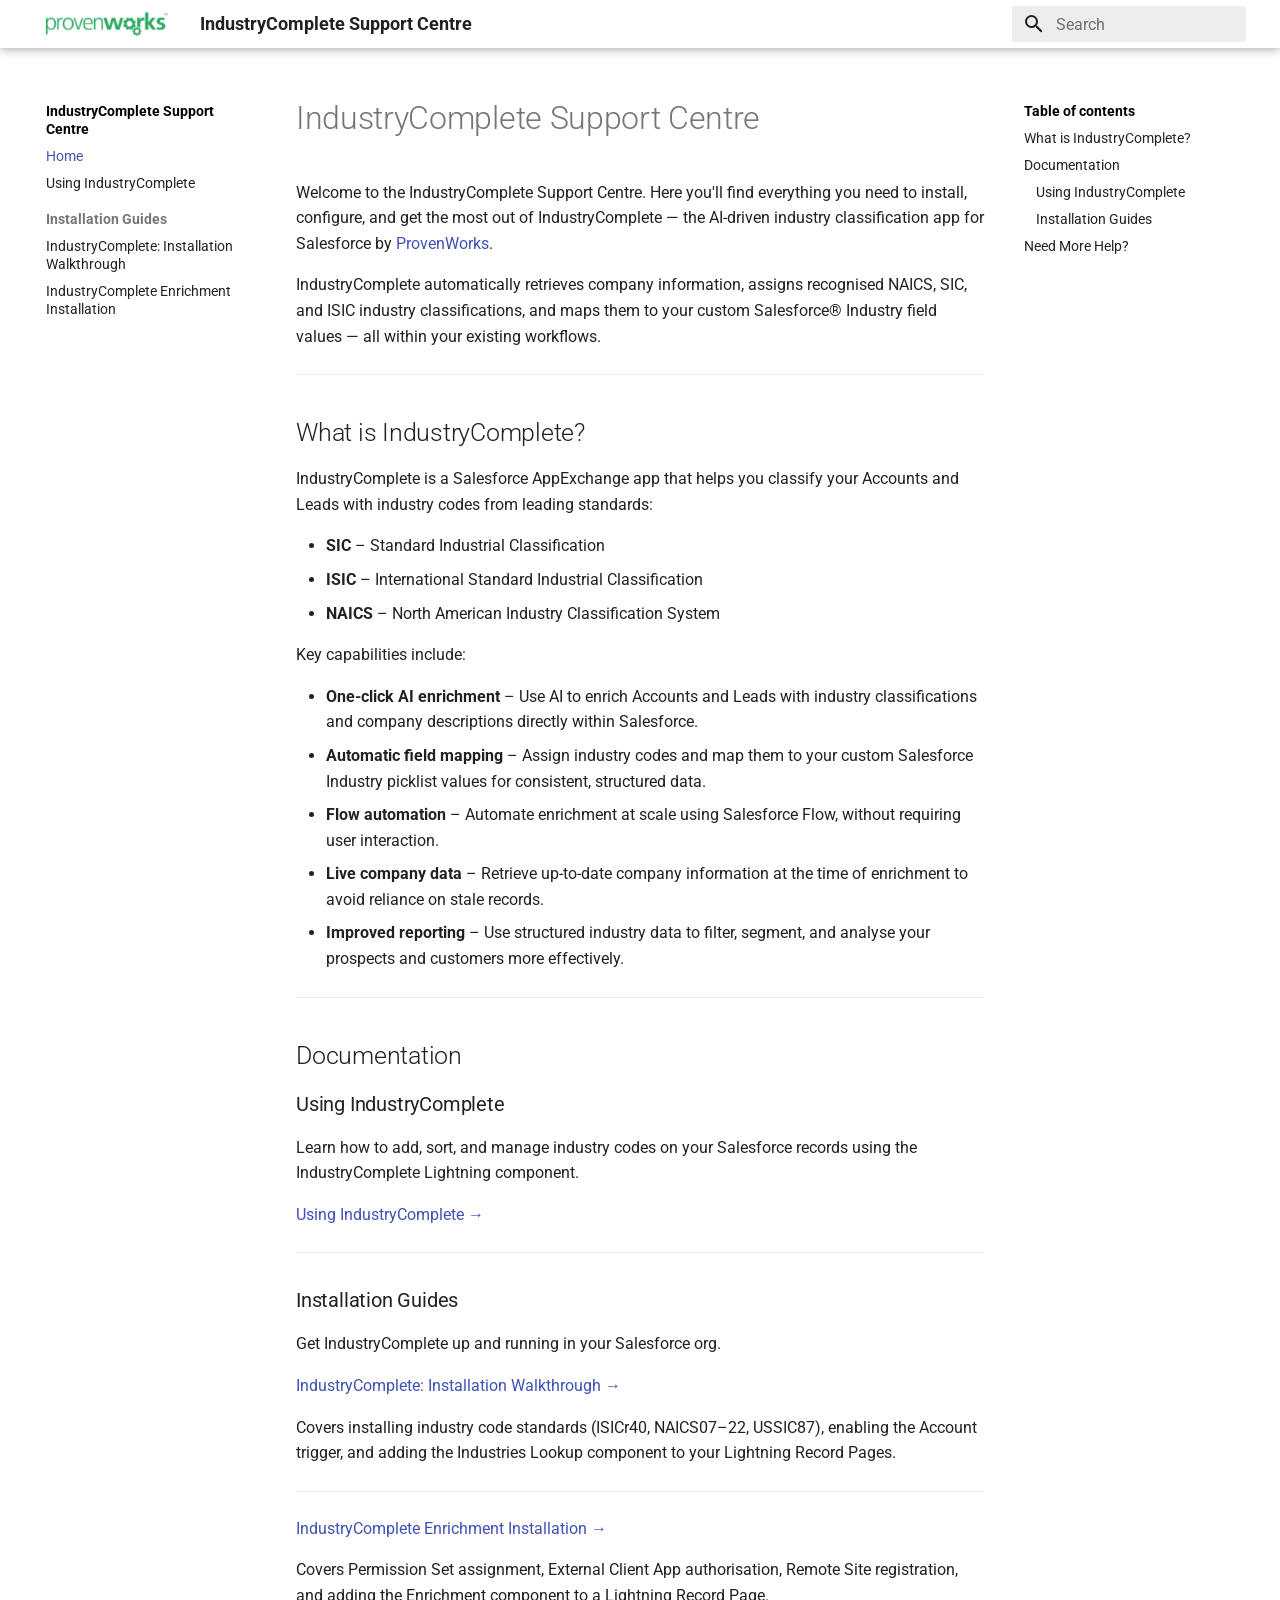
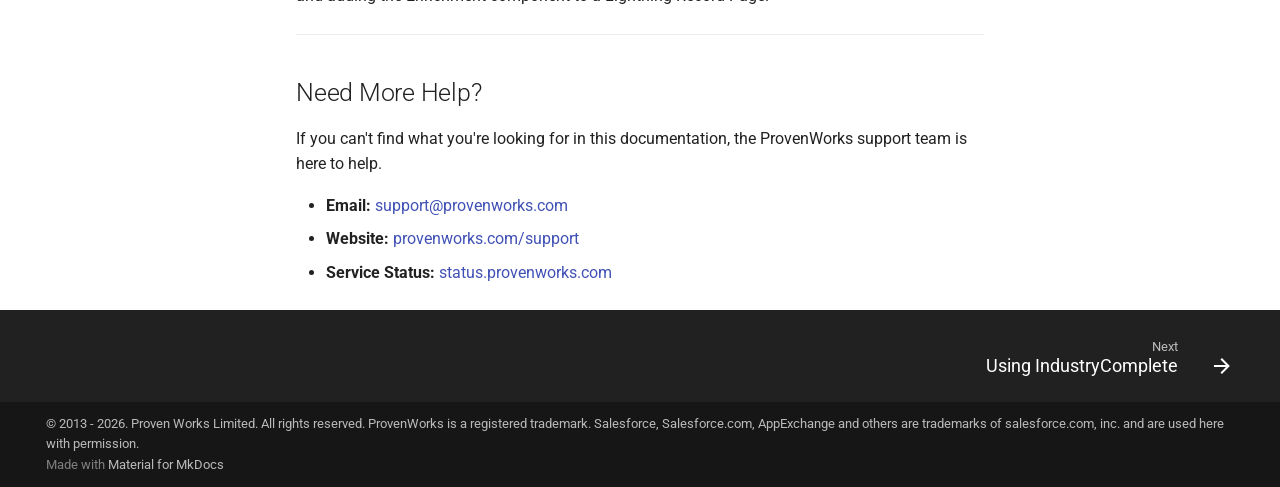
<file: index.html>
<!doctype html>
<html lang="en" class="no-js">
  <head>
    
      <meta charset="utf-8">
      <meta name="viewport" content="width=device-width,initial-scale=1">
      
      
      
        <link rel="canonical" href="https://support.provenworks.com/">
      
      
      
        <link rel="next" href="pages/using-industrycomplete/">
      
      
        
      
      
      <link rel="icon" href="assets/images/favicon.png">
      <meta name="generator" content="mkdocs-1.6.1, mkdocs-material-9.7.6">
    
    
      
        <title>IndustryComplete Support Centre</title>
      
    
    
      <link rel="stylesheet" href="assets/stylesheets/main.484c7ddc.min.css">
      
        
        <link rel="stylesheet" href="assets/stylesheets/palette.ab4e12ef.min.css">
      
      


    
    
      
    
    
      
        
        
        <link rel="preconnect" href="https://fonts.gstatic.com" crossorigin>
        <link rel="stylesheet" href="https://fonts.googleapis.com/css?family=Roboto:300,300i,400,400i,700,700i%7CRoboto+Mono:400,400i,700,700i&display=fallback">
        <style>:root{--md-text-font:"Roboto";--md-code-font:"Roboto Mono"}</style>
      
    
    
      <link rel="stylesheet" href="stylesheets/extra.css">
    
    <script>__md_scope=new URL(".",location),__md_hash=e=>[...e].reduce(((e,_)=>(e<<5)-e+_.charCodeAt(0)),0),__md_get=(e,_=localStorage,t=__md_scope)=>JSON.parse(_.getItem(t.pathname+"."+e)),__md_set=(e,_,t=localStorage,a=__md_scope)=>{try{t.setItem(a.pathname+"."+e,JSON.stringify(_))}catch(e){}}</script>
    
      

    
    
  </head>
  
  
    
    
    
    
    
    <body dir="ltr" data-md-color-scheme="default" data-md-color-primary="white" data-md-color-accent="indigo">
  
    
    <input class="md-toggle" data-md-toggle="drawer" type="checkbox" id="__drawer" autocomplete="off">
    <input class="md-toggle" data-md-toggle="search" type="checkbox" id="__search" autocomplete="off">
    <label class="md-overlay" for="__drawer"></label>
    <div data-md-component="skip">
      
        
        <a href="#industrycomplete-support-centre" class="md-skip">
          Skip to content
        </a>
      
    </div>
    <div data-md-component="announce">
      
    </div>
    
    
      

  

<header class="md-header md-header--shadow" data-md-component="header">
  <nav class="md-header__inner md-grid" aria-label="Header">
    <a href="https://provenworks.com/" title="IndustryComplete Support Centre" class="md-header__button md-logo" aria-label="IndustryComplete Support Centre" data-md-component="logo">
      
  <img src="media/pw-logo-green.png" alt="logo">

    </a>
    <label class="md-header__button md-icon" for="__drawer">
      
      <svg xmlns="http://www.w3.org/2000/svg" viewBox="0 0 24 24"><path d="M3 6h18v2H3zm0 5h18v2H3zm0 5h18v2H3z"/></svg>
    </label>
    <div class="md-header__title" data-md-component="header-title">
      <div class="md-header__ellipsis">
        <div class="md-header__topic">
          <span class="md-ellipsis">
            IndustryComplete Support Centre
          </span>
        </div>
        <div class="md-header__topic" data-md-component="header-topic">
          <span class="md-ellipsis">
            
              Home
            
          </span>
        </div>
      </div>
    </div>
    
      
    
    
    
    
      
      
        <label class="md-header__button md-icon" for="__search">
          
          <svg xmlns="http://www.w3.org/2000/svg" viewBox="0 0 24 24"><path d="M9.5 3A6.5 6.5 0 0 1 16 9.5c0 1.61-.59 3.09-1.56 4.23l.27.27h.79l5 5-1.5 1.5-5-5v-.79l-.27-.27A6.52 6.52 0 0 1 9.5 16 6.5 6.5 0 0 1 3 9.5 6.5 6.5 0 0 1 9.5 3m0 2C7 5 5 7 5 9.5S7 14 9.5 14 14 12 14 9.5 12 5 9.5 5"/></svg>
        </label>
        <div class="md-search" data-md-component="search" role="dialog">
  <label class="md-search__overlay" for="__search"></label>
  <div class="md-search__inner" role="search">
    <form class="md-search__form" name="search">
      <input type="text" class="md-search__input" name="query" aria-label="Search" placeholder="Search" autocapitalize="off" autocorrect="off" autocomplete="off" spellcheck="false" data-md-component="search-query" required>
      <label class="md-search__icon md-icon" for="__search">
        
        <svg xmlns="http://www.w3.org/2000/svg" viewBox="0 0 24 24"><path d="M9.5 3A6.5 6.5 0 0 1 16 9.5c0 1.61-.59 3.09-1.56 4.23l.27.27h.79l5 5-1.5 1.5-5-5v-.79l-.27-.27A6.52 6.52 0 0 1 9.5 16 6.5 6.5 0 0 1 3 9.5 6.5 6.5 0 0 1 9.5 3m0 2C7 5 5 7 5 9.5S7 14 9.5 14 14 12 14 9.5 12 5 9.5 5"/></svg>
        
        <svg xmlns="http://www.w3.org/2000/svg" viewBox="0 0 24 24"><path d="M20 11v2H8l5.5 5.5-1.42 1.42L4.16 12l7.92-7.92L13.5 5.5 8 11z"/></svg>
      </label>
      <nav class="md-search__options" aria-label="Search">
        
        <button type="reset" class="md-search__icon md-icon" title="Clear" aria-label="Clear" tabindex="-1">
          
          <svg xmlns="http://www.w3.org/2000/svg" viewBox="0 0 24 24"><path d="M19 6.41 17.59 5 12 10.59 6.41 5 5 6.41 10.59 12 5 17.59 6.41 19 12 13.41 17.59 19 19 17.59 13.41 12z"/></svg>
        </button>
      </nav>
      
        <div class="md-search__suggest" data-md-component="search-suggest"></div>
      
    </form>
    <div class="md-search__output">
      <div class="md-search__scrollwrap" tabindex="0" data-md-scrollfix>
        <div class="md-search-result" data-md-component="search-result">
          <div class="md-search-result__meta">
            Initializing search
          </div>
          <ol class="md-search-result__list" role="presentation"></ol>
        </div>
      </div>
    </div>
  </div>
</div>
      
    
    
  </nav>
  
</header>
    
    <div class="md-container" data-md-component="container">
      
      
        
          
        
      
      <main class="md-main" data-md-component="main">
        <div class="md-main__inner md-grid">
          
            
              
              <div class="md-sidebar md-sidebar--primary" data-md-component="sidebar" data-md-type="navigation" >
                <div class="md-sidebar__scrollwrap">
                  <div class="md-sidebar__inner">
                    



<nav class="md-nav md-nav--primary" aria-label="Navigation" data-md-level="0">
  <label class="md-nav__title" for="__drawer">
    <a href="https://provenworks.com/" title="IndustryComplete Support Centre" class="md-nav__button md-logo" aria-label="IndustryComplete Support Centre" data-md-component="logo">
      
  <img src="media/pw-logo-green.png" alt="logo">

    </a>
    IndustryComplete Support Centre
  </label>
  
  <ul class="md-nav__list" data-md-scrollfix>
    
      
      
  
  
    
  
  
  
    <li class="md-nav__item md-nav__item--active">
      
      <input class="md-nav__toggle md-toggle" type="checkbox" id="__toc">
      
      
        
      
      
        <label class="md-nav__link md-nav__link--active" for="__toc">
          
  
  
  <span class="md-ellipsis">
    
  
    Home
  

    
  </span>
  
  

          <span class="md-nav__icon md-icon"></span>
        </label>
      
      <a href="." class="md-nav__link md-nav__link--active">
        
  
  
  <span class="md-ellipsis">
    
  
    Home
  

    
  </span>
  
  

      </a>
      
        

<nav class="md-nav md-nav--secondary" aria-label="Table of contents">
  
  
  
    
  
  
    <label class="md-nav__title" for="__toc">
      <span class="md-nav__icon md-icon"></span>
      Table of contents
    </label>
    <ul class="md-nav__list" data-md-component="toc" data-md-scrollfix>
      
        <li class="md-nav__item">
  <a href="#what-is-industrycomplete" class="md-nav__link">
    <span class="md-ellipsis">
      
        What is IndustryComplete?
      
    </span>
  </a>
  
</li>
      
        <li class="md-nav__item">
  <a href="#documentation" class="md-nav__link">
    <span class="md-ellipsis">
      
        Documentation
      
    </span>
  </a>
  
    <nav class="md-nav" aria-label="Documentation">
      <ul class="md-nav__list">
        
          <li class="md-nav__item">
  <a href="#using-industrycomplete" class="md-nav__link">
    <span class="md-ellipsis">
      
        Using IndustryComplete
      
    </span>
  </a>
  
</li>
        
          <li class="md-nav__item">
  <a href="#installation-guides" class="md-nav__link">
    <span class="md-ellipsis">
      
        Installation Guides
      
    </span>
  </a>
  
</li>
        
      </ul>
    </nav>
  
</li>
      
        <li class="md-nav__item">
  <a href="#need-more-help" class="md-nav__link">
    <span class="md-ellipsis">
      
        Need More Help?
      
    </span>
  </a>
  
</li>
      
    </ul>
  
</nav>
      
    </li>
  

    
      
      
  
  
  
  
    <li class="md-nav__item">
      <a href="pages/using-industrycomplete/" class="md-nav__link">
        
  
  
  <span class="md-ellipsis">
    
  
    Using IndustryComplete
  

    
  </span>
  
  

      </a>
    </li>
  

    
      
      
  
  
  
  
    
    
      
        
      
        
      
    
    
    
      
        
        
      
    
    
    <li class="md-nav__item md-nav__item--section md-nav__item--nested">
      
        
        
        <input class="md-nav__toggle md-toggle " type="checkbox" id="__nav_3" >
        
          
          <label class="md-nav__link" for="__nav_3" id="__nav_3_label" tabindex="">
            
  
  
  <span class="md-ellipsis">
    
  
    Installation Guides
  

    
  </span>
  
  

            <span class="md-nav__icon md-icon"></span>
          </label>
        
        <nav class="md-nav" data-md-level="1" aria-labelledby="__nav_3_label" aria-expanded="false">
          <label class="md-nav__title" for="__nav_3">
            <span class="md-nav__icon md-icon"></span>
            
  
    Installation Guides
  

          </label>
          <ul class="md-nav__list" data-md-scrollfix>
            
              
                
  
  
  
  
    <li class="md-nav__item">
      <a href="pages/ic-installation-walkthrough/" class="md-nav__link">
        
  
  
  <span class="md-ellipsis">
    
  
    IndustryComplete: Installation Walkthrough
  

    
  </span>
  
  

      </a>
    </li>
  

              
            
              
                
  
  
  
  
    <li class="md-nav__item">
      <a href="pages/ic-enrichment-installation/" class="md-nav__link">
        
  
  
  <span class="md-ellipsis">
    
  
    IndustryComplete Enrichment Installation
  

    
  </span>
  
  

      </a>
    </li>
  

              
            
          </ul>
        </nav>
      
    </li>
  

    
  </ul>
</nav>
                  </div>
                </div>
              </div>
            
            
              
              <div class="md-sidebar md-sidebar--secondary" data-md-component="sidebar" data-md-type="toc" >
                <div class="md-sidebar__scrollwrap">
                  <div class="md-sidebar__inner">
                    

<nav class="md-nav md-nav--secondary" aria-label="Table of contents">
  
  
  
    
  
  
    <label class="md-nav__title" for="__toc">
      <span class="md-nav__icon md-icon"></span>
      Table of contents
    </label>
    <ul class="md-nav__list" data-md-component="toc" data-md-scrollfix>
      
        <li class="md-nav__item">
  <a href="#what-is-industrycomplete" class="md-nav__link">
    <span class="md-ellipsis">
      
        What is IndustryComplete?
      
    </span>
  </a>
  
</li>
      
        <li class="md-nav__item">
  <a href="#documentation" class="md-nav__link">
    <span class="md-ellipsis">
      
        Documentation
      
    </span>
  </a>
  
    <nav class="md-nav" aria-label="Documentation">
      <ul class="md-nav__list">
        
          <li class="md-nav__item">
  <a href="#using-industrycomplete" class="md-nav__link">
    <span class="md-ellipsis">
      
        Using IndustryComplete
      
    </span>
  </a>
  
</li>
        
          <li class="md-nav__item">
  <a href="#installation-guides" class="md-nav__link">
    <span class="md-ellipsis">
      
        Installation Guides
      
    </span>
  </a>
  
</li>
        
      </ul>
    </nav>
  
</li>
      
        <li class="md-nav__item">
  <a href="#need-more-help" class="md-nav__link">
    <span class="md-ellipsis">
      
        Need More Help?
      
    </span>
  </a>
  
</li>
      
    </ul>
  
</nav>
                  </div>
                </div>
              </div>
            
          
          
            <div class="md-content" data-md-component="content">
              
              <article class="md-content__inner md-typeset">
                
                  



<h1 id="industrycomplete-support-centre">IndustryComplete Support Centre</h1>
<p>Welcome to the IndustryComplete Support Centre. Here you'll find everything you need to install, configure, and get the most out of IndustryComplete — the AI-driven industry classification app for Salesforce by <a href="https://provenworks.com/">ProvenWorks</a>.</p>
<p>IndustryComplete automatically retrieves company information, assigns recognised NAICS, SIC, and ISIC industry classifications, and maps them to your custom Salesforce® Industry field values — all within your existing workflows.</p>
<hr />
<h2 id="what-is-industrycomplete">What is IndustryComplete?</h2>
<p>IndustryComplete is a Salesforce AppExchange app that helps you classify your Accounts and Leads with industry codes from leading standards:</p>
<ul>
<li><strong>SIC</strong> – Standard Industrial Classification</li>
<li><strong>ISIC</strong> – International Standard Industrial Classification</li>
<li><strong>NAICS</strong> – North American Industry Classification System</li>
</ul>
<p>Key capabilities include:</p>
<ul>
<li><strong>One-click AI enrichment</strong> – Use AI to enrich Accounts and Leads with industry classifications and company descriptions directly within Salesforce.</li>
<li><strong>Automatic field mapping</strong> – Assign industry codes and map them to your custom Salesforce Industry picklist values for consistent, structured data.</li>
<li><strong>Flow automation</strong> – Automate enrichment at scale using Salesforce Flow, without requiring user interaction.</li>
<li><strong>Live company data</strong> – Retrieve up-to-date company information at the time of enrichment to avoid reliance on stale records.</li>
<li><strong>Improved reporting</strong> – Use structured industry data to filter, segment, and analyse your prospects and customers more effectively.</li>
</ul>
<hr />
<h2 id="documentation">Documentation</h2>
<h3 id="using-industrycomplete">Using IndustryComplete</h3>
<p>Learn how to add, sort, and manage industry codes on your Salesforce records using the IndustryComplete Lightning component.</p>
<p><a href="pages/using-industrycomplete/">Using IndustryComplete →</a></p>
<hr />
<h3 id="installation-guides">Installation Guides</h3>
<p>Get IndustryComplete up and running in your Salesforce org.</p>
<p><a href="pages/ic-installation-walkthrough/">IndustryComplete: Installation Walkthrough →</a></p>
<p>Covers installing industry code standards (ISICr40, NAICS07–22, USSIC87), enabling the Account trigger, and adding the Industries Lookup component to your Lightning Record Pages.</p>
<hr />
<p><a href="pages/ic-enrichment-installation/">IndustryComplete Enrichment Installation →</a></p>
<p>Covers Permission Set assignment, External Client App authorisation, Remote Site registration, and adding the Enrichment component to a Lightning Record Page.</p>
<hr />
<h2 id="need-more-help">Need More Help?</h2>
<p>If you can't find what you're looking for in this documentation, the ProvenWorks support team is here to help.</p>
<ul>
<li><strong>Email:</strong> <a href="mailto:support@provenworks.com">support@provenworks.com</a></li>
<li><strong>Website:</strong> <a href="https://provenworks.com/support/">provenworks.com/support</a></li>
<li><strong>Service Status:</strong> <a href="https://status.provenworks.com/">status.provenworks.com</a></li>
</ul>












                
              </article>
            </div>
          
          
<script>var target=document.getElementById(location.hash.slice(1));target&&target.name&&(target.checked=target.name.startsWith("__tabbed_"))</script>
        </div>
        
      </main>
      
        <footer class="md-footer">
  
    
      
      <nav class="md-footer__inner md-grid" aria-label="Footer" >
        
        
          
          <a href="pages/using-industrycomplete/" class="md-footer__link md-footer__link--next" aria-label="Next: Using IndustryComplete">
            <div class="md-footer__title">
              <span class="md-footer__direction">
                Next
              </span>
              <div class="md-ellipsis">
                Using IndustryComplete
              </div>
            </div>
            <div class="md-footer__button md-icon">
              
              <svg xmlns="http://www.w3.org/2000/svg" viewBox="0 0 24 24"><path d="M4 11v2h12l-5.5 5.5 1.42 1.42L19.84 12l-7.92-7.92L10.5 5.5 16 11z"/></svg>
            </div>
          </a>
        
      </nav>
    
  
  <div class="md-footer-meta md-typeset">
    <div class="md-footer-meta__inner md-grid">
      <div class="md-copyright">
  
    <div class="md-copyright__highlight">
      © 2013 - 2026. Proven Works Limited. All rights reserved. ProvenWorks is a registered trademark. Salesforce, Salesforce.com, AppExchange and others are trademarks of salesforce.com, inc. and are used here with permission.
    </div>
  
  
    Made with
    <a href="https://squidfunk.github.io/mkdocs-material/" target="_blank" rel="noopener">
      Material for MkDocs
    </a>
  
</div>
      
    </div>
  </div>
</footer>
      
    </div>
    <div class="md-dialog" data-md-component="dialog">
      <div class="md-dialog__inner md-typeset"></div>
    </div>
    
    
    
      
      
      <script id="__config" type="application/json">{"annotate": null, "base": ".", "features": ["navigation.instant", "navigation.indexes", "search.suggest", "search.highlight", "navigation.sections", "navigation.footer"], "search": "assets/javascripts/workers/search.2c215733.min.js", "tags": null, "translations": {"clipboard.copied": "Copied to clipboard", "clipboard.copy": "Copy to clipboard", "search.result.more.one": "1 more on this page", "search.result.more.other": "# more on this page", "search.result.none": "No matching documents", "search.result.one": "1 matching document", "search.result.other": "# matching documents", "search.result.placeholder": "Type to start searching", "search.result.term.missing": "Missing", "select.version": "Select version"}, "version": null}</script>
    
    
      <script src="assets/javascripts/bundle.79ae519e.min.js"></script>
      
    
  </body>
</html>
</file>
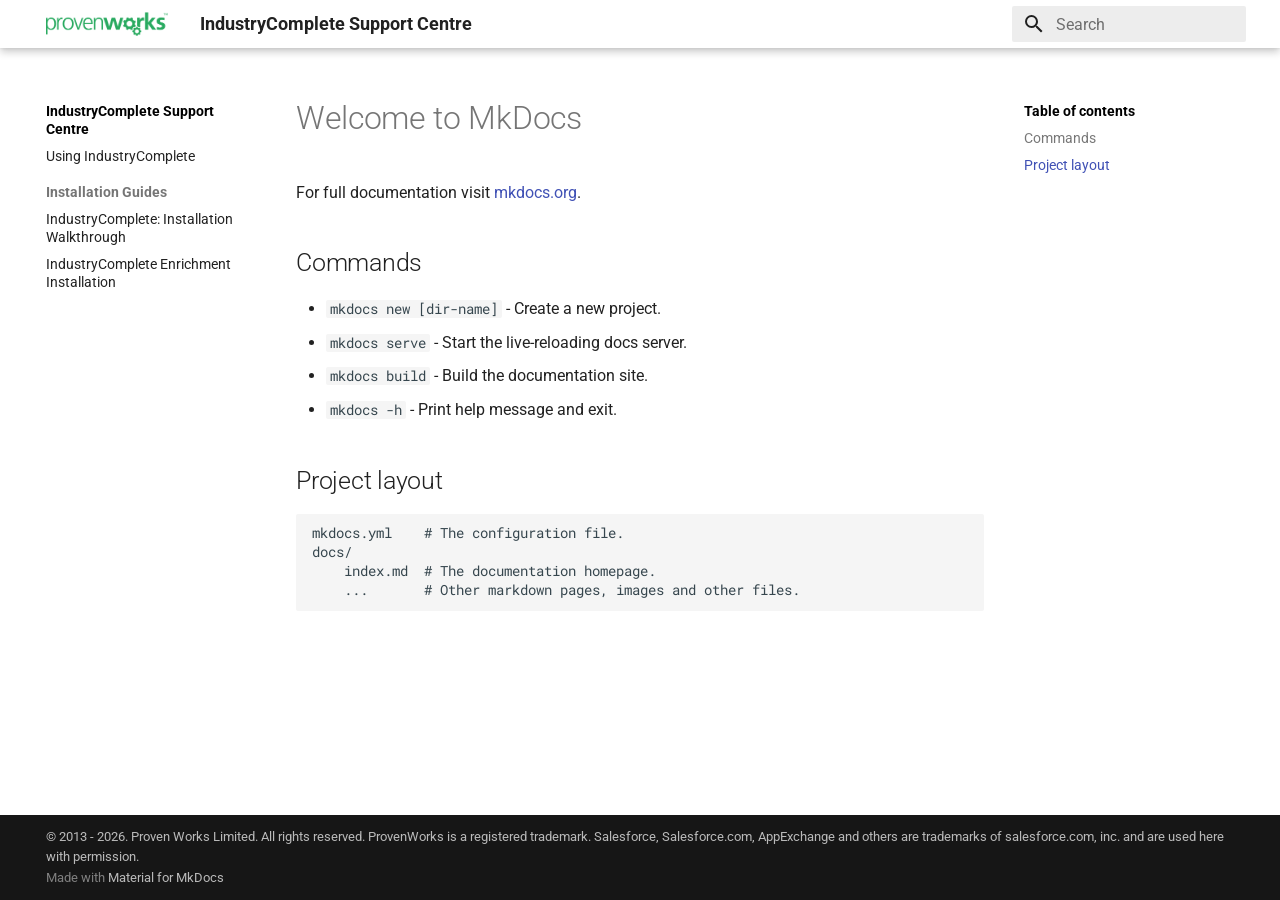
<file: pages/index.html>
<!doctype html>
<html lang="en" class="no-js">
  <head>
    
      <meta charset="utf-8">
      <meta name="viewport" content="width=device-width,initial-scale=1">
      
      
      
        <link rel="canonical" href="https://provenworks.com/support/industrycomplete/pages/">
      
      
      
      
        
      
      
      <link rel="icon" href="../assets/images/favicon.png">
      <meta name="generator" content="mkdocs-1.6.1, mkdocs-material-9.7.6">
    
    
      
        <title>Welcome to MkDocs - IndustryComplete Support Centre</title>
      
    
    
      <link rel="stylesheet" href="../assets/stylesheets/main.484c7ddc.min.css">
      
        
        <link rel="stylesheet" href="../assets/stylesheets/palette.ab4e12ef.min.css">
      
      


    
    
      
    
    
      
        
        
        <link rel="preconnect" href="https://fonts.gstatic.com" crossorigin>
        <link rel="stylesheet" href="https://fonts.googleapis.com/css?family=Roboto:300,300i,400,400i,700,700i%7CRoboto+Mono:400,400i,700,700i&display=fallback">
        <style>:root{--md-text-font:"Roboto";--md-code-font:"Roboto Mono"}</style>
      
    
    
      <link rel="stylesheet" href="../stylesheets/extra.css">
    
    <script>__md_scope=new URL("..",location),__md_hash=e=>[...e].reduce(((e,_)=>(e<<5)-e+_.charCodeAt(0)),0),__md_get=(e,_=localStorage,t=__md_scope)=>JSON.parse(_.getItem(t.pathname+"."+e)),__md_set=(e,_,t=localStorage,a=__md_scope)=>{try{t.setItem(a.pathname+"."+e,JSON.stringify(_))}catch(e){}}</script>
    
      

    
    
  </head>
  
  
    
    
    
    
    
    <body dir="ltr" data-md-color-scheme="default" data-md-color-primary="white" data-md-color-accent="indigo">
  
    
    <input class="md-toggle" data-md-toggle="drawer" type="checkbox" id="__drawer" autocomplete="off">
    <input class="md-toggle" data-md-toggle="search" type="checkbox" id="__search" autocomplete="off">
    <label class="md-overlay" for="__drawer"></label>
    <div data-md-component="skip">
      
        
        <a href="#welcome-to-mkdocs" class="md-skip">
          Skip to content
        </a>
      
    </div>
    <div data-md-component="announce">
      
    </div>
    
    
      

  

<header class="md-header md-header--shadow" data-md-component="header">
  <nav class="md-header__inner md-grid" aria-label="Header">
    <a href="https://provenworks.com/" title="IndustryComplete Support Centre" class="md-header__button md-logo" aria-label="IndustryComplete Support Centre" data-md-component="logo">
      
  <img src="../media/pw-logo-green.png" alt="logo">

    </a>
    <label class="md-header__button md-icon" for="__drawer">
      
      <svg xmlns="http://www.w3.org/2000/svg" viewBox="0 0 24 24"><path d="M3 6h18v2H3zm0 5h18v2H3zm0 5h18v2H3z"/></svg>
    </label>
    <div class="md-header__title" data-md-component="header-title">
      <div class="md-header__ellipsis">
        <div class="md-header__topic">
          <span class="md-ellipsis">
            IndustryComplete Support Centre
          </span>
        </div>
        <div class="md-header__topic" data-md-component="header-topic">
          <span class="md-ellipsis">
            
              Welcome to MkDocs
            
          </span>
        </div>
      </div>
    </div>
    
      
    
    
    
    
      
      
        <label class="md-header__button md-icon" for="__search">
          
          <svg xmlns="http://www.w3.org/2000/svg" viewBox="0 0 24 24"><path d="M9.5 3A6.5 6.5 0 0 1 16 9.5c0 1.61-.59 3.09-1.56 4.23l.27.27h.79l5 5-1.5 1.5-5-5v-.79l-.27-.27A6.52 6.52 0 0 1 9.5 16 6.5 6.5 0 0 1 3 9.5 6.5 6.5 0 0 1 9.5 3m0 2C7 5 5 7 5 9.5S7 14 9.5 14 14 12 14 9.5 12 5 9.5 5"/></svg>
        </label>
        <div class="md-search" data-md-component="search" role="dialog">
  <label class="md-search__overlay" for="__search"></label>
  <div class="md-search__inner" role="search">
    <form class="md-search__form" name="search">
      <input type="text" class="md-search__input" name="query" aria-label="Search" placeholder="Search" autocapitalize="off" autocorrect="off" autocomplete="off" spellcheck="false" data-md-component="search-query" required>
      <label class="md-search__icon md-icon" for="__search">
        
        <svg xmlns="http://www.w3.org/2000/svg" viewBox="0 0 24 24"><path d="M9.5 3A6.5 6.5 0 0 1 16 9.5c0 1.61-.59 3.09-1.56 4.23l.27.27h.79l5 5-1.5 1.5-5-5v-.79l-.27-.27A6.52 6.52 0 0 1 9.5 16 6.5 6.5 0 0 1 3 9.5 6.5 6.5 0 0 1 9.5 3m0 2C7 5 5 7 5 9.5S7 14 9.5 14 14 12 14 9.5 12 5 9.5 5"/></svg>
        
        <svg xmlns="http://www.w3.org/2000/svg" viewBox="0 0 24 24"><path d="M20 11v2H8l5.5 5.5-1.42 1.42L4.16 12l7.92-7.92L13.5 5.5 8 11z"/></svg>
      </label>
      <nav class="md-search__options" aria-label="Search">
        
        <button type="reset" class="md-search__icon md-icon" title="Clear" aria-label="Clear" tabindex="-1">
          
          <svg xmlns="http://www.w3.org/2000/svg" viewBox="0 0 24 24"><path d="M19 6.41 17.59 5 12 10.59 6.41 5 5 6.41 10.59 12 5 17.59 6.41 19 12 13.41 17.59 19 19 17.59 13.41 12z"/></svg>
        </button>
      </nav>
      
        <div class="md-search__suggest" data-md-component="search-suggest"></div>
      
    </form>
    <div class="md-search__output">
      <div class="md-search__scrollwrap" tabindex="0" data-md-scrollfix>
        <div class="md-search-result" data-md-component="search-result">
          <div class="md-search-result__meta">
            Initializing search
          </div>
          <ol class="md-search-result__list" role="presentation"></ol>
        </div>
      </div>
    </div>
  </div>
</div>
      
    
    
  </nav>
  
</header>
    
    <div class="md-container" data-md-component="container">
      
      
        
          
        
      
      <main class="md-main" data-md-component="main">
        <div class="md-main__inner md-grid">
          
            
              
              <div class="md-sidebar md-sidebar--primary" data-md-component="sidebar" data-md-type="navigation" >
                <div class="md-sidebar__scrollwrap">
                  <div class="md-sidebar__inner">
                    



<nav class="md-nav md-nav--primary" aria-label="Navigation" data-md-level="0">
  <label class="md-nav__title" for="__drawer">
    <a href="https://provenworks.com/" title="IndustryComplete Support Centre" class="md-nav__button md-logo" aria-label="IndustryComplete Support Centre" data-md-component="logo">
      
  <img src="../media/pw-logo-green.png" alt="logo">

    </a>
    IndustryComplete Support Centre
  </label>
  
  <ul class="md-nav__list" data-md-scrollfix>
    
      
      
  
  
  
  
    <li class="md-nav__item">
      <a href="using-industrycomplete/" class="md-nav__link">
        
  
  
  <span class="md-ellipsis">
    
  
    Using IndustryComplete
  

    
  </span>
  
  

      </a>
    </li>
  

    
      
      
  
  
  
  
    
    
      
        
      
        
      
    
    
    
      
        
        
      
    
    
    <li class="md-nav__item md-nav__item--section md-nav__item--nested">
      
        
        
        <input class="md-nav__toggle md-toggle " type="checkbox" id="__nav_2" >
        
          
          <label class="md-nav__link" for="__nav_2" id="__nav_2_label" tabindex="">
            
  
  
  <span class="md-ellipsis">
    
  
    Installation Guides
  

    
  </span>
  
  

            <span class="md-nav__icon md-icon"></span>
          </label>
        
        <nav class="md-nav" data-md-level="1" aria-labelledby="__nav_2_label" aria-expanded="false">
          <label class="md-nav__title" for="__nav_2">
            <span class="md-nav__icon md-icon"></span>
            
  
    Installation Guides
  

          </label>
          <ul class="md-nav__list" data-md-scrollfix>
            
              
                
  
  
  
  
    <li class="md-nav__item">
      <a href="ic-installation-walkthrough/" class="md-nav__link">
        
  
  
  <span class="md-ellipsis">
    
  
    IndustryComplete: Installation Walkthrough
  

    
  </span>
  
  

      </a>
    </li>
  

              
            
              
                
  
  
  
  
    <li class="md-nav__item">
      <a href="ic-enrichment-installation/" class="md-nav__link">
        
  
  
  <span class="md-ellipsis">
    
  
    IndustryComplete Enrichment Installation
  

    
  </span>
  
  

      </a>
    </li>
  

              
            
          </ul>
        </nav>
      
    </li>
  

    
  </ul>
</nav>
                  </div>
                </div>
              </div>
            
            
              
              <div class="md-sidebar md-sidebar--secondary" data-md-component="sidebar" data-md-type="toc" >
                <div class="md-sidebar__scrollwrap">
                  <div class="md-sidebar__inner">
                    

<nav class="md-nav md-nav--secondary" aria-label="Table of contents">
  
  
  
    
  
  
    <label class="md-nav__title" for="__toc">
      <span class="md-nav__icon md-icon"></span>
      Table of contents
    </label>
    <ul class="md-nav__list" data-md-component="toc" data-md-scrollfix>
      
        <li class="md-nav__item">
  <a href="#commands" class="md-nav__link">
    <span class="md-ellipsis">
      
        Commands
      
    </span>
  </a>
  
</li>
      
        <li class="md-nav__item">
  <a href="#project-layout" class="md-nav__link">
    <span class="md-ellipsis">
      
        Project layout
      
    </span>
  </a>
  
</li>
      
    </ul>
  
</nav>
                  </div>
                </div>
              </div>
            
          
          
            <div class="md-content" data-md-component="content">
              
              <article class="md-content__inner md-typeset">
                
                  



<h1 id="welcome-to-mkdocs">Welcome to MkDocs</h1>
<p>For full documentation visit <a href="https://www.mkdocs.org">mkdocs.org</a>.</p>
<h2 id="commands">Commands</h2>
<ul>
<li><code>mkdocs new [dir-name]</code> - Create a new project.</li>
<li><code>mkdocs serve</code> - Start the live-reloading docs server.</li>
<li><code>mkdocs build</code> - Build the documentation site.</li>
<li><code>mkdocs -h</code> - Print help message and exit.</li>
</ul>
<h2 id="project-layout">Project layout</h2>
<pre><code>mkdocs.yml    # The configuration file.
docs/
    index.md  # The documentation homepage.
    ...       # Other markdown pages, images and other files.
</code></pre>












                
              </article>
            </div>
          
          
<script>var target=document.getElementById(location.hash.slice(1));target&&target.name&&(target.checked=target.name.startsWith("__tabbed_"))</script>
        </div>
        
      </main>
      
        <footer class="md-footer">
  
    
  
  <div class="md-footer-meta md-typeset">
    <div class="md-footer-meta__inner md-grid">
      <div class="md-copyright">
  
    <div class="md-copyright__highlight">
      © 2013 - 2026. Proven Works Limited. All rights reserved. ProvenWorks is a registered trademark. Salesforce, Salesforce.com, AppExchange and others are trademarks of salesforce.com, inc. and are used here with permission.
    </div>
  
  
    Made with
    <a href="https://squidfunk.github.io/mkdocs-material/" target="_blank" rel="noopener">
      Material for MkDocs
    </a>
  
</div>
      
    </div>
  </div>
</footer>
      
    </div>
    <div class="md-dialog" data-md-component="dialog">
      <div class="md-dialog__inner md-typeset"></div>
    </div>
    
    
    
      
      
      <script id="__config" type="application/json">{"annotate": null, "base": "..", "features": ["navigation.instant", "navigation.indexes", "search.suggest", "search.highlight", "navigation.sections", "navigation.footer"], "search": "../assets/javascripts/workers/search.2c215733.min.js", "tags": null, "translations": {"clipboard.copied": "Copied to clipboard", "clipboard.copy": "Copy to clipboard", "search.result.more.one": "1 more on this page", "search.result.more.other": "# more on this page", "search.result.none": "No matching documents", "search.result.one": "1 matching document", "search.result.other": "# matching documents", "search.result.placeholder": "Type to start searching", "search.result.term.missing": "Missing", "select.version": "Select version"}, "version": null}</script>
    
    
      <script src="../assets/javascripts/bundle.79ae519e.min.js"></script>
      
    
  </body>
</html>
</file>
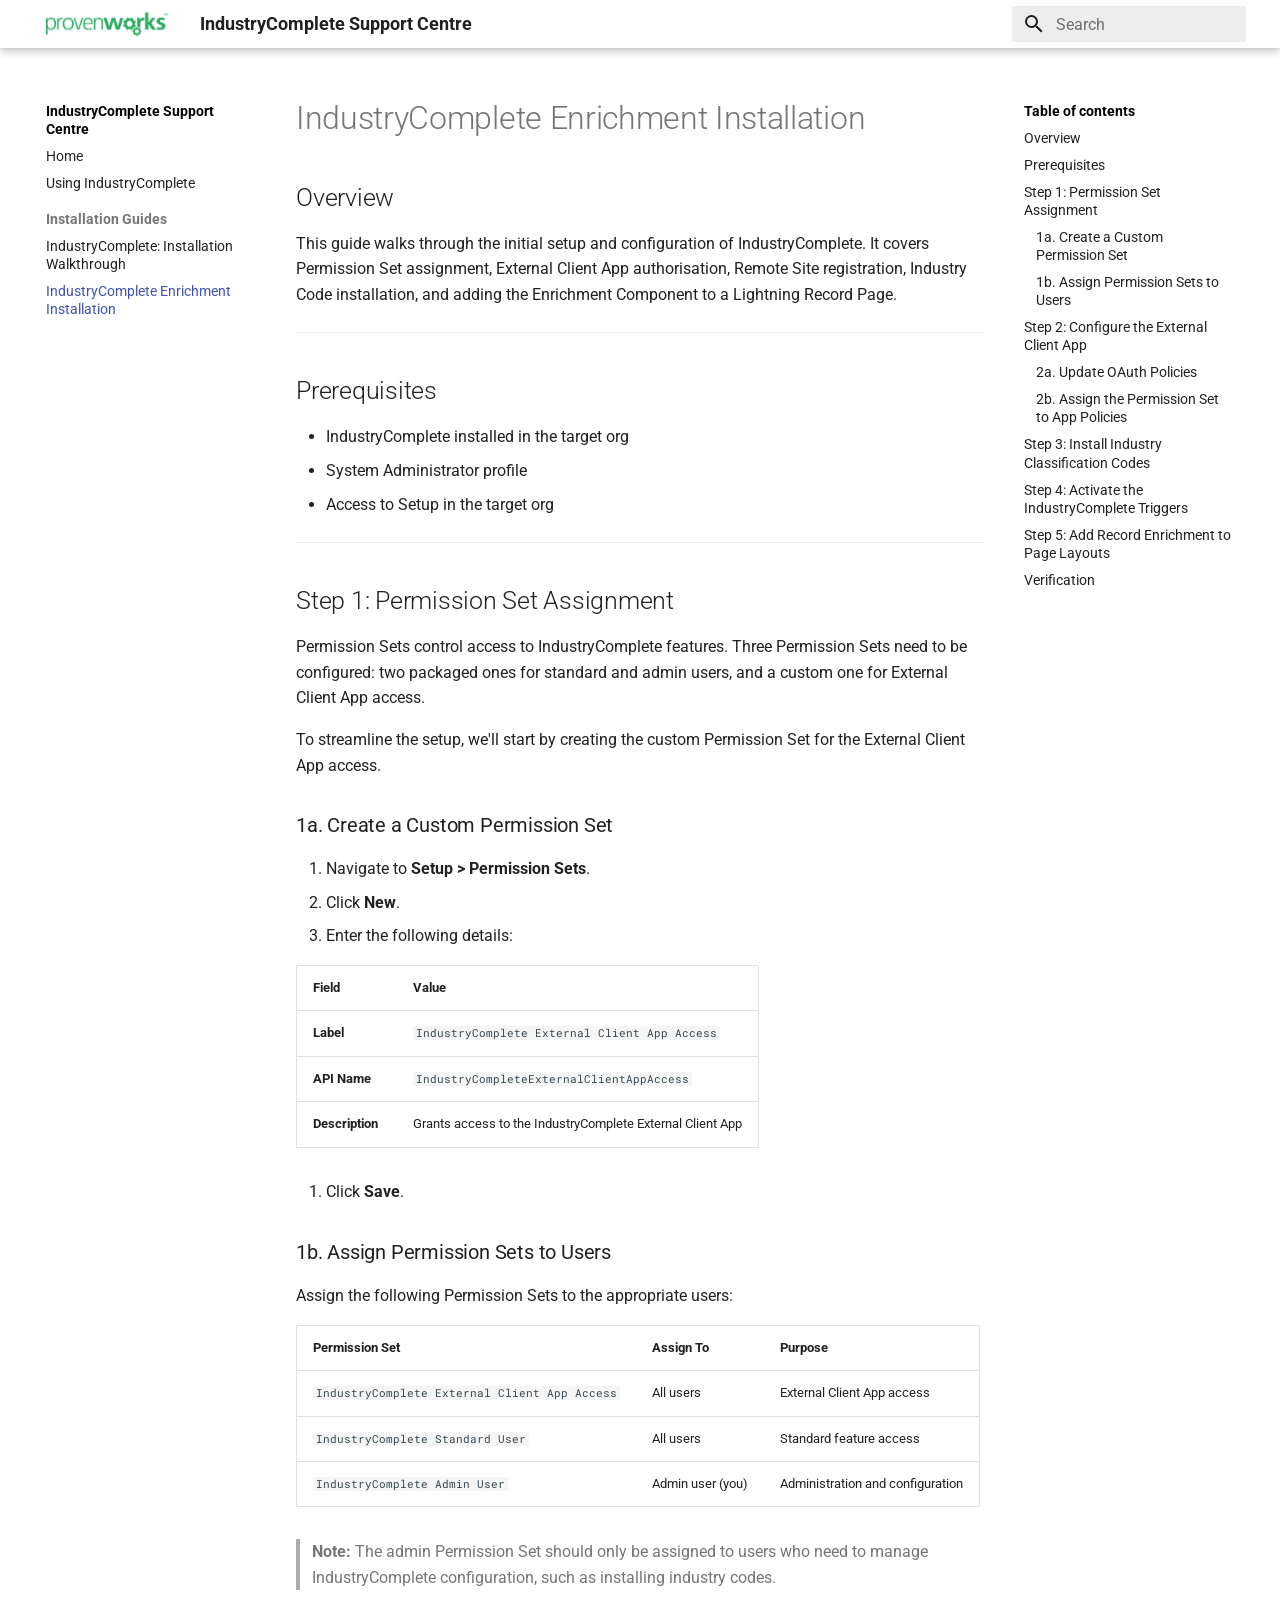
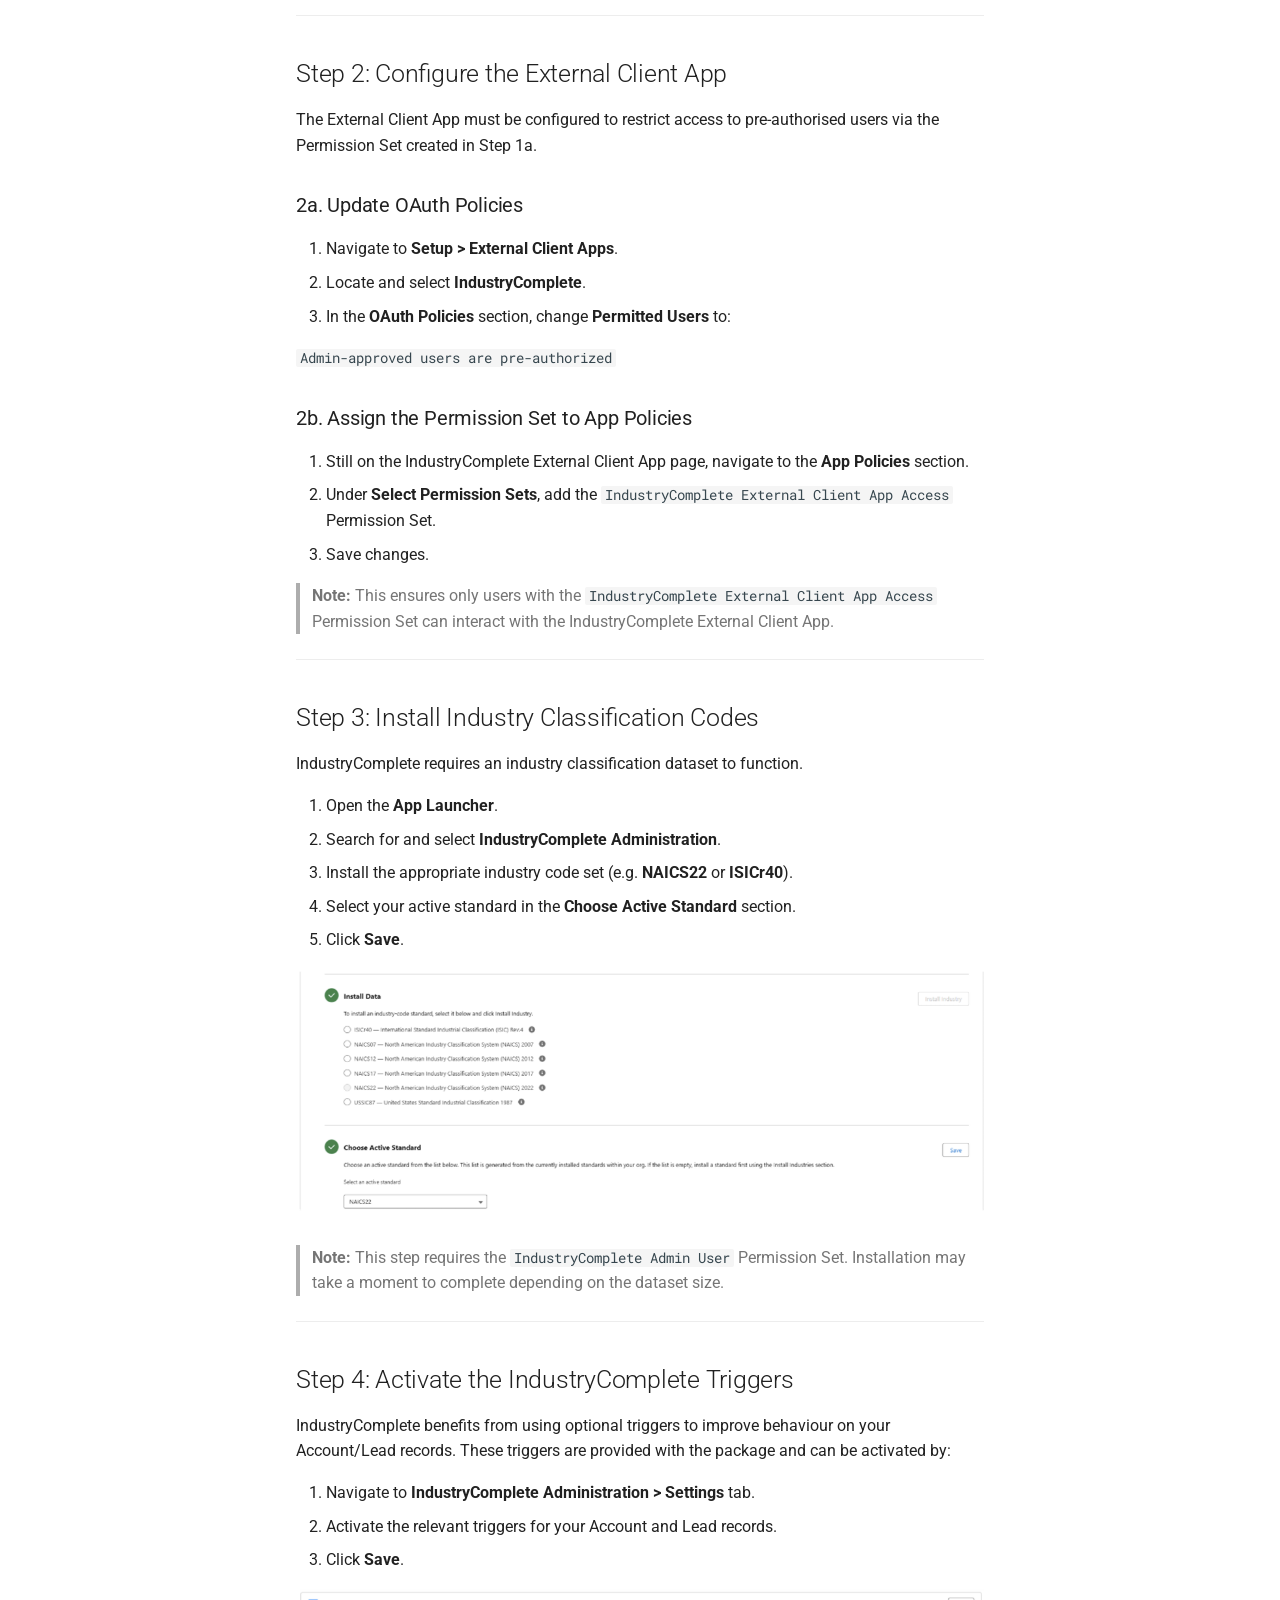
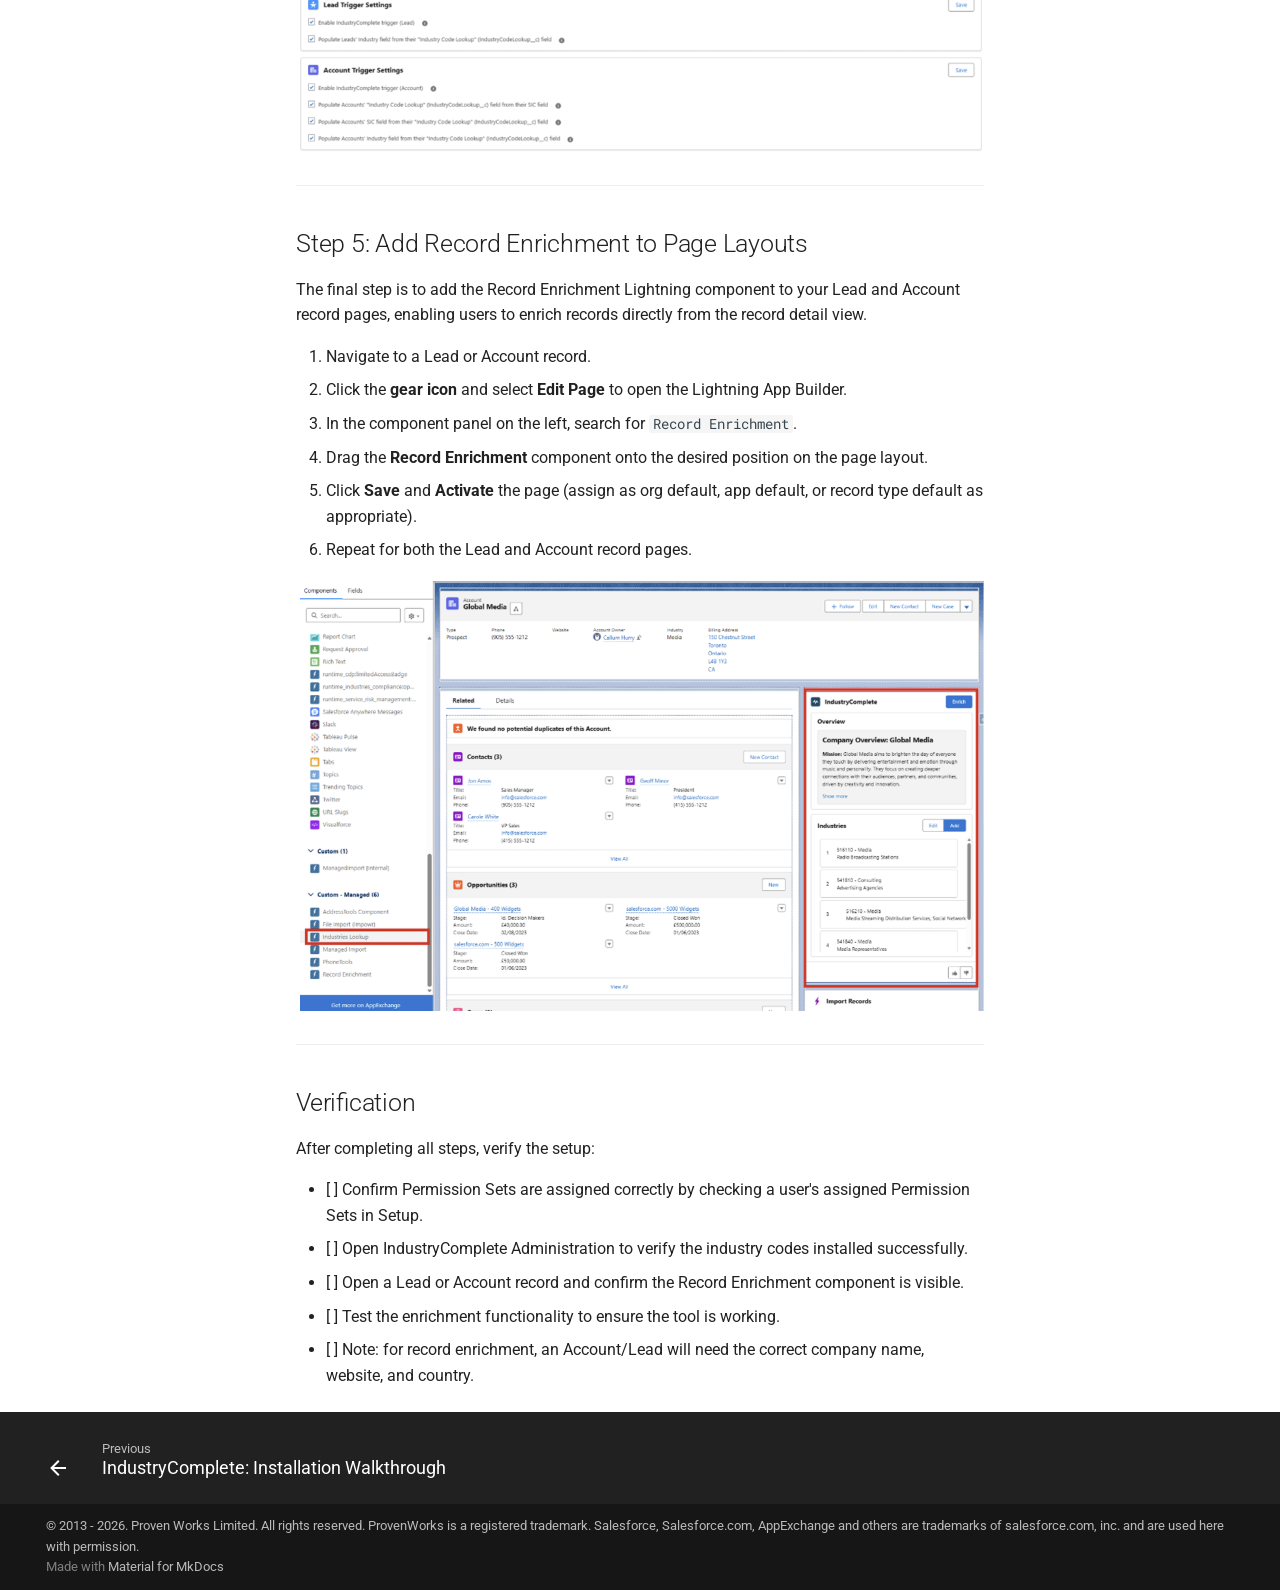
<file: pages/ic-enrichment-installation/index.html>
<!doctype html>
<html lang="en" class="no-js">
  <head>
    
      <meta charset="utf-8">
      <meta name="viewport" content="width=device-width,initial-scale=1">
      
      
      
        <link rel="canonical" href="https://support.provenworks.com/pages/ic-enrichment-installation/">
      
      
        <link rel="prev" href="../ic-installation-walkthrough/">
      
      
      
        
      
      
      <link rel="icon" href="../../assets/images/favicon.png">
      <meta name="generator" content="mkdocs-1.6.1, mkdocs-material-9.7.6">
    
    
      
        <title>IndustryComplete Enrichment Installation - IndustryComplete Support Centre</title>
      
    
    
      <link rel="stylesheet" href="../../assets/stylesheets/main.484c7ddc.min.css">
      
        
        <link rel="stylesheet" href="../../assets/stylesheets/palette.ab4e12ef.min.css">
      
      


    
    
      
    
    
      
        
        
        <link rel="preconnect" href="https://fonts.gstatic.com" crossorigin>
        <link rel="stylesheet" href="https://fonts.googleapis.com/css?family=Roboto:300,300i,400,400i,700,700i%7CRoboto+Mono:400,400i,700,700i&display=fallback">
        <style>:root{--md-text-font:"Roboto";--md-code-font:"Roboto Mono"}</style>
      
    
    
      <link rel="stylesheet" href="../../stylesheets/extra.css">
    
    <script>__md_scope=new URL("../..",location),__md_hash=e=>[...e].reduce(((e,_)=>(e<<5)-e+_.charCodeAt(0)),0),__md_get=(e,_=localStorage,t=__md_scope)=>JSON.parse(_.getItem(t.pathname+"."+e)),__md_set=(e,_,t=localStorage,a=__md_scope)=>{try{t.setItem(a.pathname+"."+e,JSON.stringify(_))}catch(e){}}</script>
    
      

    
    
  </head>
  
  
    
    
    
    
    
    <body dir="ltr" data-md-color-scheme="default" data-md-color-primary="white" data-md-color-accent="indigo">
  
    
    <input class="md-toggle" data-md-toggle="drawer" type="checkbox" id="__drawer" autocomplete="off">
    <input class="md-toggle" data-md-toggle="search" type="checkbox" id="__search" autocomplete="off">
    <label class="md-overlay" for="__drawer"></label>
    <div data-md-component="skip">
      
        
        <a href="#industrycomplete-enrichment-installation" class="md-skip">
          Skip to content
        </a>
      
    </div>
    <div data-md-component="announce">
      
    </div>
    
    
      

  

<header class="md-header md-header--shadow" data-md-component="header">
  <nav class="md-header__inner md-grid" aria-label="Header">
    <a href="https://provenworks.com/" title="IndustryComplete Support Centre" class="md-header__button md-logo" aria-label="IndustryComplete Support Centre" data-md-component="logo">
      
  <img src="../../media/pw-logo-green.png" alt="logo">

    </a>
    <label class="md-header__button md-icon" for="__drawer">
      
      <svg xmlns="http://www.w3.org/2000/svg" viewBox="0 0 24 24"><path d="M3 6h18v2H3zm0 5h18v2H3zm0 5h18v2H3z"/></svg>
    </label>
    <div class="md-header__title" data-md-component="header-title">
      <div class="md-header__ellipsis">
        <div class="md-header__topic">
          <span class="md-ellipsis">
            IndustryComplete Support Centre
          </span>
        </div>
        <div class="md-header__topic" data-md-component="header-topic">
          <span class="md-ellipsis">
            
              IndustryComplete Enrichment Installation
            
          </span>
        </div>
      </div>
    </div>
    
      
    
    
    
    
      
      
        <label class="md-header__button md-icon" for="__search">
          
          <svg xmlns="http://www.w3.org/2000/svg" viewBox="0 0 24 24"><path d="M9.5 3A6.5 6.5 0 0 1 16 9.5c0 1.61-.59 3.09-1.56 4.23l.27.27h.79l5 5-1.5 1.5-5-5v-.79l-.27-.27A6.52 6.52 0 0 1 9.5 16 6.5 6.5 0 0 1 3 9.5 6.5 6.5 0 0 1 9.5 3m0 2C7 5 5 7 5 9.5S7 14 9.5 14 14 12 14 9.5 12 5 9.5 5"/></svg>
        </label>
        <div class="md-search" data-md-component="search" role="dialog">
  <label class="md-search__overlay" for="__search"></label>
  <div class="md-search__inner" role="search">
    <form class="md-search__form" name="search">
      <input type="text" class="md-search__input" name="query" aria-label="Search" placeholder="Search" autocapitalize="off" autocorrect="off" autocomplete="off" spellcheck="false" data-md-component="search-query" required>
      <label class="md-search__icon md-icon" for="__search">
        
        <svg xmlns="http://www.w3.org/2000/svg" viewBox="0 0 24 24"><path d="M9.5 3A6.5 6.5 0 0 1 16 9.5c0 1.61-.59 3.09-1.56 4.23l.27.27h.79l5 5-1.5 1.5-5-5v-.79l-.27-.27A6.52 6.52 0 0 1 9.5 16 6.5 6.5 0 0 1 3 9.5 6.5 6.5 0 0 1 9.5 3m0 2C7 5 5 7 5 9.5S7 14 9.5 14 14 12 14 9.5 12 5 9.5 5"/></svg>
        
        <svg xmlns="http://www.w3.org/2000/svg" viewBox="0 0 24 24"><path d="M20 11v2H8l5.5 5.5-1.42 1.42L4.16 12l7.92-7.92L13.5 5.5 8 11z"/></svg>
      </label>
      <nav class="md-search__options" aria-label="Search">
        
        <button type="reset" class="md-search__icon md-icon" title="Clear" aria-label="Clear" tabindex="-1">
          
          <svg xmlns="http://www.w3.org/2000/svg" viewBox="0 0 24 24"><path d="M19 6.41 17.59 5 12 10.59 6.41 5 5 6.41 10.59 12 5 17.59 6.41 19 12 13.41 17.59 19 19 17.59 13.41 12z"/></svg>
        </button>
      </nav>
      
        <div class="md-search__suggest" data-md-component="search-suggest"></div>
      
    </form>
    <div class="md-search__output">
      <div class="md-search__scrollwrap" tabindex="0" data-md-scrollfix>
        <div class="md-search-result" data-md-component="search-result">
          <div class="md-search-result__meta">
            Initializing search
          </div>
          <ol class="md-search-result__list" role="presentation"></ol>
        </div>
      </div>
    </div>
  </div>
</div>
      
    
    
  </nav>
  
</header>
    
    <div class="md-container" data-md-component="container">
      
      
        
          
        
      
      <main class="md-main" data-md-component="main">
        <div class="md-main__inner md-grid">
          
            
              
              <div class="md-sidebar md-sidebar--primary" data-md-component="sidebar" data-md-type="navigation" >
                <div class="md-sidebar__scrollwrap">
                  <div class="md-sidebar__inner">
                    



<nav class="md-nav md-nav--primary" aria-label="Navigation" data-md-level="0">
  <label class="md-nav__title" for="__drawer">
    <a href="https://provenworks.com/" title="IndustryComplete Support Centre" class="md-nav__button md-logo" aria-label="IndustryComplete Support Centre" data-md-component="logo">
      
  <img src="../../media/pw-logo-green.png" alt="logo">

    </a>
    IndustryComplete Support Centre
  </label>
  
  <ul class="md-nav__list" data-md-scrollfix>
    
      
      
  
  
  
  
    <li class="md-nav__item">
      <a href="../.." class="md-nav__link">
        
  
  
  <span class="md-ellipsis">
    
  
    Home
  

    
  </span>
  
  

      </a>
    </li>
  

    
      
      
  
  
  
  
    <li class="md-nav__item">
      <a href="../using-industrycomplete/" class="md-nav__link">
        
  
  
  <span class="md-ellipsis">
    
  
    Using IndustryComplete
  

    
  </span>
  
  

      </a>
    </li>
  

    
      
      
  
  
    
  
  
  
    
    
      
        
      
        
      
    
    
    
      
        
        
      
    
    
    <li class="md-nav__item md-nav__item--active md-nav__item--section md-nav__item--nested">
      
        
        
        <input class="md-nav__toggle md-toggle " type="checkbox" id="__nav_3" checked>
        
          
          <label class="md-nav__link" for="__nav_3" id="__nav_3_label" tabindex="">
            
  
  
  <span class="md-ellipsis">
    
  
    Installation Guides
  

    
  </span>
  
  

            <span class="md-nav__icon md-icon"></span>
          </label>
        
        <nav class="md-nav" data-md-level="1" aria-labelledby="__nav_3_label" aria-expanded="true">
          <label class="md-nav__title" for="__nav_3">
            <span class="md-nav__icon md-icon"></span>
            
  
    Installation Guides
  

          </label>
          <ul class="md-nav__list" data-md-scrollfix>
            
              
                
  
  
  
  
    <li class="md-nav__item">
      <a href="../ic-installation-walkthrough/" class="md-nav__link">
        
  
  
  <span class="md-ellipsis">
    
  
    IndustryComplete: Installation Walkthrough
  

    
  </span>
  
  

      </a>
    </li>
  

              
            
              
                
  
  
    
  
  
  
    <li class="md-nav__item md-nav__item--active">
      
      <input class="md-nav__toggle md-toggle" type="checkbox" id="__toc">
      
      
        
      
      
        <label class="md-nav__link md-nav__link--active" for="__toc">
          
  
  
  <span class="md-ellipsis">
    
  
    IndustryComplete Enrichment Installation
  

    
  </span>
  
  

          <span class="md-nav__icon md-icon"></span>
        </label>
      
      <a href="./" class="md-nav__link md-nav__link--active">
        
  
  
  <span class="md-ellipsis">
    
  
    IndustryComplete Enrichment Installation
  

    
  </span>
  
  

      </a>
      
        

<nav class="md-nav md-nav--secondary" aria-label="Table of contents">
  
  
  
    
  
  
    <label class="md-nav__title" for="__toc">
      <span class="md-nav__icon md-icon"></span>
      Table of contents
    </label>
    <ul class="md-nav__list" data-md-component="toc" data-md-scrollfix>
      
        <li class="md-nav__item">
  <a href="#overview" class="md-nav__link">
    <span class="md-ellipsis">
      
        Overview
      
    </span>
  </a>
  
</li>
      
        <li class="md-nav__item">
  <a href="#prerequisites" class="md-nav__link">
    <span class="md-ellipsis">
      
        Prerequisites
      
    </span>
  </a>
  
</li>
      
        <li class="md-nav__item">
  <a href="#step-1-permission-set-assignment" class="md-nav__link">
    <span class="md-ellipsis">
      
        Step 1: Permission Set Assignment
      
    </span>
  </a>
  
    <nav class="md-nav" aria-label="Step 1: Permission Set Assignment">
      <ul class="md-nav__list">
        
          <li class="md-nav__item">
  <a href="#1a-create-a-custom-permission-set" class="md-nav__link">
    <span class="md-ellipsis">
      
        1a. Create a Custom Permission Set
      
    </span>
  </a>
  
</li>
        
          <li class="md-nav__item">
  <a href="#1b-assign-permission-sets-to-users" class="md-nav__link">
    <span class="md-ellipsis">
      
        1b. Assign Permission Sets to Users
      
    </span>
  </a>
  
</li>
        
      </ul>
    </nav>
  
</li>
      
        <li class="md-nav__item">
  <a href="#step-2-configure-the-external-client-app" class="md-nav__link">
    <span class="md-ellipsis">
      
        Step 2: Configure the External Client App
      
    </span>
  </a>
  
    <nav class="md-nav" aria-label="Step 2: Configure the External Client App">
      <ul class="md-nav__list">
        
          <li class="md-nav__item">
  <a href="#2a-update-oauth-policies" class="md-nav__link">
    <span class="md-ellipsis">
      
        2a. Update OAuth Policies
      
    </span>
  </a>
  
</li>
        
          <li class="md-nav__item">
  <a href="#2b-assign-the-permission-set-to-app-policies" class="md-nav__link">
    <span class="md-ellipsis">
      
        2b. Assign the Permission Set to App Policies
      
    </span>
  </a>
  
</li>
        
      </ul>
    </nav>
  
</li>
      
        <li class="md-nav__item">
  <a href="#step-3-install-industry-classification-codes" class="md-nav__link">
    <span class="md-ellipsis">
      
        Step 3: Install Industry Classification Codes
      
    </span>
  </a>
  
</li>
      
        <li class="md-nav__item">
  <a href="#step-4-activate-the-industrycomplete-triggers" class="md-nav__link">
    <span class="md-ellipsis">
      
        Step 4: Activate the IndustryComplete Triggers
      
    </span>
  </a>
  
</li>
      
        <li class="md-nav__item">
  <a href="#step-5-add-record-enrichment-to-page-layouts" class="md-nav__link">
    <span class="md-ellipsis">
      
        Step 5: Add Record Enrichment to Page Layouts
      
    </span>
  </a>
  
</li>
      
        <li class="md-nav__item">
  <a href="#verification" class="md-nav__link">
    <span class="md-ellipsis">
      
        Verification
      
    </span>
  </a>
  
</li>
      
    </ul>
  
</nav>
      
    </li>
  

              
            
          </ul>
        </nav>
      
    </li>
  

    
  </ul>
</nav>
                  </div>
                </div>
              </div>
            
            
              
              <div class="md-sidebar md-sidebar--secondary" data-md-component="sidebar" data-md-type="toc" >
                <div class="md-sidebar__scrollwrap">
                  <div class="md-sidebar__inner">
                    

<nav class="md-nav md-nav--secondary" aria-label="Table of contents">
  
  
  
    
  
  
    <label class="md-nav__title" for="__toc">
      <span class="md-nav__icon md-icon"></span>
      Table of contents
    </label>
    <ul class="md-nav__list" data-md-component="toc" data-md-scrollfix>
      
        <li class="md-nav__item">
  <a href="#overview" class="md-nav__link">
    <span class="md-ellipsis">
      
        Overview
      
    </span>
  </a>
  
</li>
      
        <li class="md-nav__item">
  <a href="#prerequisites" class="md-nav__link">
    <span class="md-ellipsis">
      
        Prerequisites
      
    </span>
  </a>
  
</li>
      
        <li class="md-nav__item">
  <a href="#step-1-permission-set-assignment" class="md-nav__link">
    <span class="md-ellipsis">
      
        Step 1: Permission Set Assignment
      
    </span>
  </a>
  
    <nav class="md-nav" aria-label="Step 1: Permission Set Assignment">
      <ul class="md-nav__list">
        
          <li class="md-nav__item">
  <a href="#1a-create-a-custom-permission-set" class="md-nav__link">
    <span class="md-ellipsis">
      
        1a. Create a Custom Permission Set
      
    </span>
  </a>
  
</li>
        
          <li class="md-nav__item">
  <a href="#1b-assign-permission-sets-to-users" class="md-nav__link">
    <span class="md-ellipsis">
      
        1b. Assign Permission Sets to Users
      
    </span>
  </a>
  
</li>
        
      </ul>
    </nav>
  
</li>
      
        <li class="md-nav__item">
  <a href="#step-2-configure-the-external-client-app" class="md-nav__link">
    <span class="md-ellipsis">
      
        Step 2: Configure the External Client App
      
    </span>
  </a>
  
    <nav class="md-nav" aria-label="Step 2: Configure the External Client App">
      <ul class="md-nav__list">
        
          <li class="md-nav__item">
  <a href="#2a-update-oauth-policies" class="md-nav__link">
    <span class="md-ellipsis">
      
        2a. Update OAuth Policies
      
    </span>
  </a>
  
</li>
        
          <li class="md-nav__item">
  <a href="#2b-assign-the-permission-set-to-app-policies" class="md-nav__link">
    <span class="md-ellipsis">
      
        2b. Assign the Permission Set to App Policies
      
    </span>
  </a>
  
</li>
        
      </ul>
    </nav>
  
</li>
      
        <li class="md-nav__item">
  <a href="#step-3-install-industry-classification-codes" class="md-nav__link">
    <span class="md-ellipsis">
      
        Step 3: Install Industry Classification Codes
      
    </span>
  </a>
  
</li>
      
        <li class="md-nav__item">
  <a href="#step-4-activate-the-industrycomplete-triggers" class="md-nav__link">
    <span class="md-ellipsis">
      
        Step 4: Activate the IndustryComplete Triggers
      
    </span>
  </a>
  
</li>
      
        <li class="md-nav__item">
  <a href="#step-5-add-record-enrichment-to-page-layouts" class="md-nav__link">
    <span class="md-ellipsis">
      
        Step 5: Add Record Enrichment to Page Layouts
      
    </span>
  </a>
  
</li>
      
        <li class="md-nav__item">
  <a href="#verification" class="md-nav__link">
    <span class="md-ellipsis">
      
        Verification
      
    </span>
  </a>
  
</li>
      
    </ul>
  
</nav>
                  </div>
                </div>
              </div>
            
          
          
            <div class="md-content" data-md-component="content">
              
              <article class="md-content__inner md-typeset">
                
                  



<h1 id="industrycomplete-enrichment-installation">IndustryComplete Enrichment Installation</h1>
<h2 id="overview">Overview</h2>
<p>This guide walks through the initial setup and configuration of IndustryComplete. It covers Permission Set assignment, External Client App authorisation, Remote Site registration, Industry Code installation, and adding the Enrichment Component to a Lightning Record Page.</p>
<hr />
<h2 id="prerequisites">Prerequisites</h2>
<ul>
<li>IndustryComplete installed in the target org</li>
<li>System Administrator profile</li>
<li>Access to Setup in the target org</li>
</ul>
<hr />
<h2 id="step-1-permission-set-assignment">Step 1: Permission Set Assignment</h2>
<p>Permission Sets control access to IndustryComplete features. Three Permission Sets need to be configured: two packaged ones for standard and admin users, and a custom one for External Client App access.</p>
<p>To streamline the setup, we'll start by creating the custom Permission Set for the External Client App access.</p>
<h3 id="1a-create-a-custom-permission-set">1a. Create a Custom Permission Set</h3>
<ol>
<li>Navigate to <strong>Setup &gt; Permission Sets</strong>.</li>
<li>Click <strong>New</strong>.</li>
<li>Enter the following details:</li>
</ol>
<table>
<thead>
<tr>
<th>Field</th>
<th>Value</th>
</tr>
</thead>
<tbody>
<tr>
<td><strong>Label</strong></td>
<td><code>IndustryComplete External Client App Access</code></td>
</tr>
<tr>
<td><strong>API Name</strong></td>
<td><code>IndustryCompleteExternalClientAppAccess</code></td>
</tr>
<tr>
<td><strong>Description</strong></td>
<td>Grants access to the IndustryComplete External Client App</td>
</tr>
</tbody>
</table>
<ol>
<li>Click <strong>Save</strong>.</li>
</ol>
<h3 id="1b-assign-permission-sets-to-users">1b. Assign Permission Sets to Users</h3>
<p>Assign the following Permission Sets to the appropriate users:</p>
<table>
<thead>
<tr>
<th>Permission Set</th>
<th>Assign To</th>
<th>Purpose</th>
</tr>
</thead>
<tbody>
<tr>
<td><code>IndustryComplete External Client App Access</code></td>
<td>All users</td>
<td>External Client App access</td>
</tr>
<tr>
<td><code>IndustryComplete Standard User</code></td>
<td>All users</td>
<td>Standard feature access</td>
</tr>
<tr>
<td><code>IndustryComplete Admin User</code></td>
<td>Admin user (you)</td>
<td>Administration and configuration</td>
</tr>
</tbody>
</table>
<blockquote>
<p><strong>Note:</strong> The admin Permission Set should only be assigned to users who need to manage IndustryComplete configuration, such as installing industry codes.</p>
</blockquote>
<hr />
<h2 id="step-2-configure-the-external-client-app">Step 2: Configure the External Client App</h2>
<p>The External Client App must be configured to restrict access to pre-authorised users via the Permission Set created in Step 1a.</p>
<h3 id="2a-update-oauth-policies">2a. Update OAuth Policies</h3>
<ol>
<li>Navigate to <strong>Setup &gt; External Client Apps</strong>.</li>
<li>Locate and select <strong>IndustryComplete</strong>.</li>
<li>In the <strong>OAuth Policies</strong> section, change <strong>Permitted Users</strong> to:</li>
</ol>
<p><code>Admin-approved users are pre-authorized</code></p>
<h3 id="2b-assign-the-permission-set-to-app-policies">2b. Assign the Permission Set to App Policies</h3>
<ol>
<li>Still on the IndustryComplete External Client App page, navigate to the <strong>App Policies</strong> section.</li>
<li>Under <strong>Select Permission Sets</strong>, add the <code>IndustryComplete External Client App Access</code> Permission Set.</li>
<li>Save changes.</li>
</ol>
<blockquote>
<p><strong>Note:</strong> This ensures only users with the <code>IndustryComplete External Client App Access</code> Permission Set can interact with the IndustryComplete External Client App.</p>
</blockquote>
<hr />
<h2 id="step-3-install-industry-classification-codes">Step 3: Install Industry Classification Codes</h2>
<p>IndustryComplete requires an industry classification dataset to function.</p>
<ol>
<li>Open the <strong>App Launcher</strong>.</li>
<li>Search for and select <strong>IndustryComplete Administration</strong>.</li>
<li>Install the appropriate industry code set (e.g. <strong>NAICS22</strong> or <strong>ISICr40</strong>).</li>
<li>Select your active standard in the <strong>Choose Active Standard</strong> section.</li>
<li>Click <strong>Save</strong>.</li>
</ol>
<p><img alt="Install Data and Choose Active Standard" src="../../media/ic-enrichment-install-data.png" /></p>
<blockquote>
<p><strong>Note:</strong> This step requires the <code>IndustryComplete Admin User</code> Permission Set. Installation may take a moment to complete depending on the dataset size.</p>
</blockquote>
<hr />
<h2 id="step-4-activate-the-industrycomplete-triggers">Step 4: Activate the IndustryComplete Triggers</h2>
<p>IndustryComplete benefits from using optional triggers to improve behaviour on your Account/Lead records. These triggers are provided with the package and can be activated by:</p>
<ol>
<li>Navigate to <strong>IndustryComplete Administration &gt; Settings</strong> tab.</li>
<li>Activate the relevant triggers for your Account and Lead records.</li>
<li>Click <strong>Save</strong>.</li>
</ol>
<p><img alt="Lead and Account Trigger Settings" src="../../media/ic-enrichment-trigger-settings.png" /></p>
<hr />
<h2 id="step-5-add-record-enrichment-to-page-layouts">Step 5: Add Record Enrichment to Page Layouts</h2>
<p>The final step is to add the Record Enrichment Lightning component to your Lead and Account record pages, enabling users to enrich records directly from the record detail view.</p>
<ol>
<li>Navigate to a Lead or Account record.</li>
<li>Click the <strong>gear icon</strong> and select <strong>Edit Page</strong> to open the Lightning App Builder.</li>
<li>In the component panel on the left, search for <code>Record Enrichment</code>.</li>
<li>Drag the <strong>Record Enrichment</strong> component onto the desired position on the page layout.</li>
<li>Click <strong>Save</strong> and <strong>Activate</strong> the page (assign as org default, app default, or record type default as appropriate).</li>
<li>Repeat for both the Lead and Account record pages.</li>
</ol>
<p><img alt="Record Enrichment component on Account page layout" src="../../media/ic-enrichment-page-layout.png" /></p>
<hr />
<h2 id="verification">Verification</h2>
<p>After completing all steps, verify the setup:</p>
<ul>
<li>[ ] Confirm Permission Sets are assigned correctly by checking a user's assigned Permission Sets in Setup.</li>
<li>[ ] Open IndustryComplete Administration to verify the industry codes installed successfully.</li>
<li>[ ] Open a Lead or Account record and confirm the Record Enrichment component is visible.</li>
<li>[ ] Test the enrichment functionality to ensure the tool is working.</li>
<li>[ ] Note: for record enrichment, an Account/Lead will need the correct company name, website, and country.</li>
</ul>












                
              </article>
            </div>
          
          
<script>var target=document.getElementById(location.hash.slice(1));target&&target.name&&(target.checked=target.name.startsWith("__tabbed_"))</script>
        </div>
        
      </main>
      
        <footer class="md-footer">
  
    
      
      <nav class="md-footer__inner md-grid" aria-label="Footer" >
        
          
          <a href="../ic-installation-walkthrough/" class="md-footer__link md-footer__link--prev" aria-label="Previous: IndustryComplete: Installation Walkthrough">
            <div class="md-footer__button md-icon">
              
              <svg xmlns="http://www.w3.org/2000/svg" viewBox="0 0 24 24"><path d="M20 11v2H8l5.5 5.5-1.42 1.42L4.16 12l7.92-7.92L13.5 5.5 8 11z"/></svg>
            </div>
            <div class="md-footer__title">
              <span class="md-footer__direction">
                Previous
              </span>
              <div class="md-ellipsis">
                IndustryComplete: Installation Walkthrough
              </div>
            </div>
          </a>
        
        
      </nav>
    
  
  <div class="md-footer-meta md-typeset">
    <div class="md-footer-meta__inner md-grid">
      <div class="md-copyright">
  
    <div class="md-copyright__highlight">
      © 2013 - 2026. Proven Works Limited. All rights reserved. ProvenWorks is a registered trademark. Salesforce, Salesforce.com, AppExchange and others are trademarks of salesforce.com, inc. and are used here with permission.
    </div>
  
  
    Made with
    <a href="https://squidfunk.github.io/mkdocs-material/" target="_blank" rel="noopener">
      Material for MkDocs
    </a>
  
</div>
      
    </div>
  </div>
</footer>
      
    </div>
    <div class="md-dialog" data-md-component="dialog">
      <div class="md-dialog__inner md-typeset"></div>
    </div>
    
    
    
      
      
      <script id="__config" type="application/json">{"annotate": null, "base": "../..", "features": ["navigation.instant", "navigation.indexes", "search.suggest", "search.highlight", "navigation.sections", "navigation.footer"], "search": "../../assets/javascripts/workers/search.2c215733.min.js", "tags": null, "translations": {"clipboard.copied": "Copied to clipboard", "clipboard.copy": "Copy to clipboard", "search.result.more.one": "1 more on this page", "search.result.more.other": "# more on this page", "search.result.none": "No matching documents", "search.result.one": "1 matching document", "search.result.other": "# matching documents", "search.result.placeholder": "Type to start searching", "search.result.term.missing": "Missing", "select.version": "Select version"}, "version": null}</script>
    
    
      <script src="../../assets/javascripts/bundle.79ae519e.min.js"></script>
      
    
  </body>
</html>
</file>
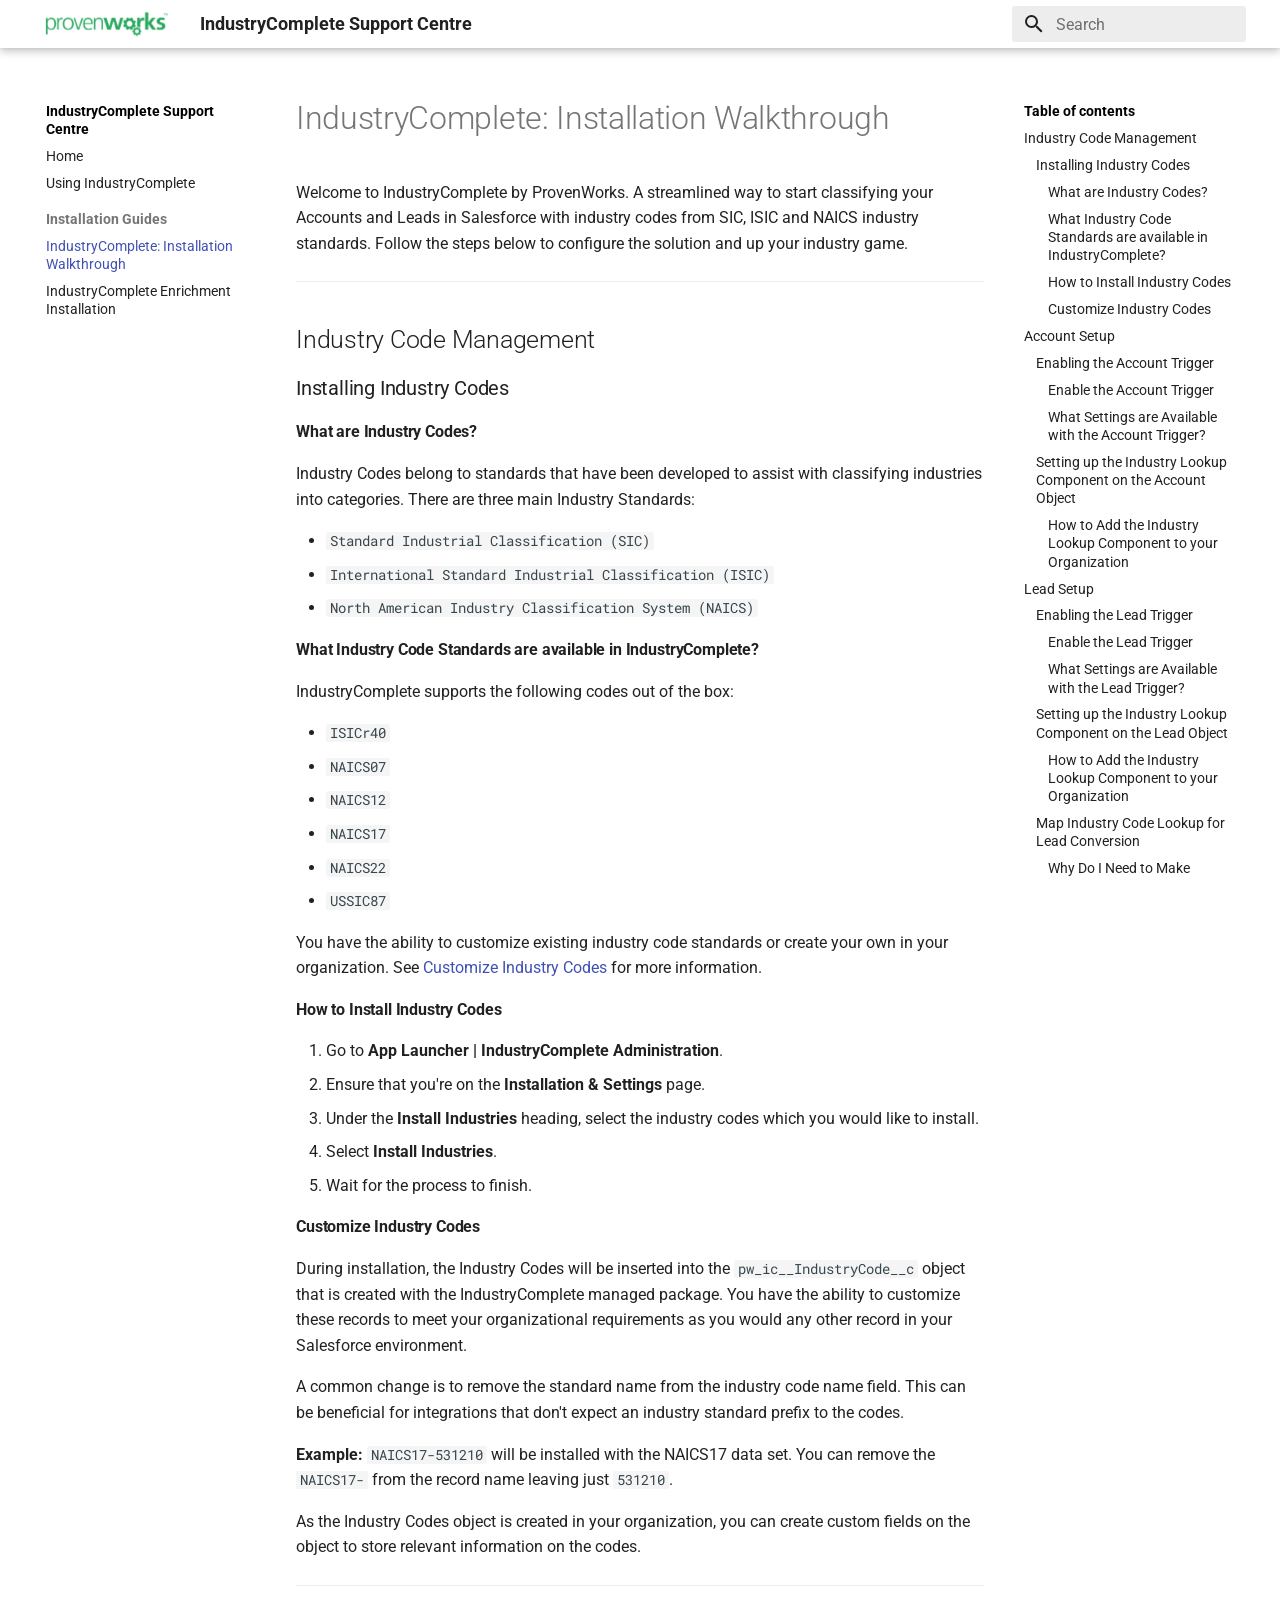
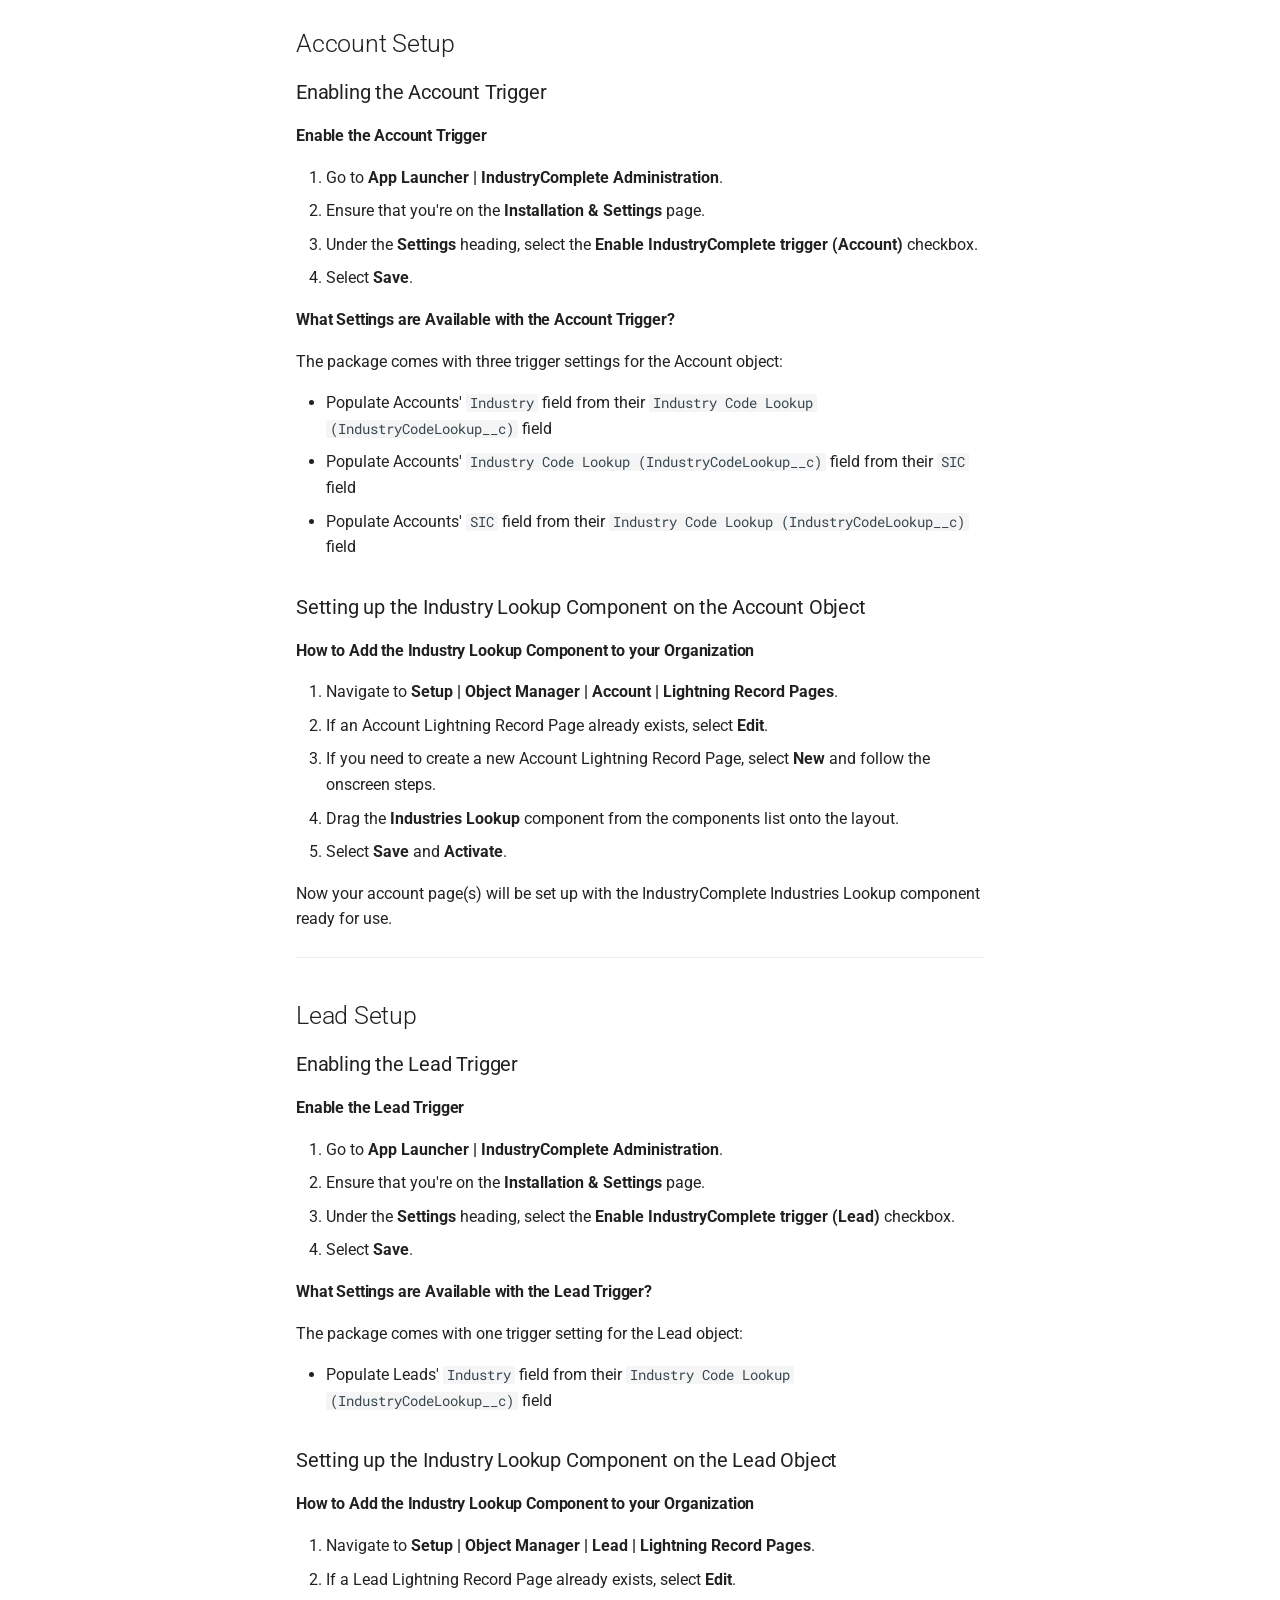
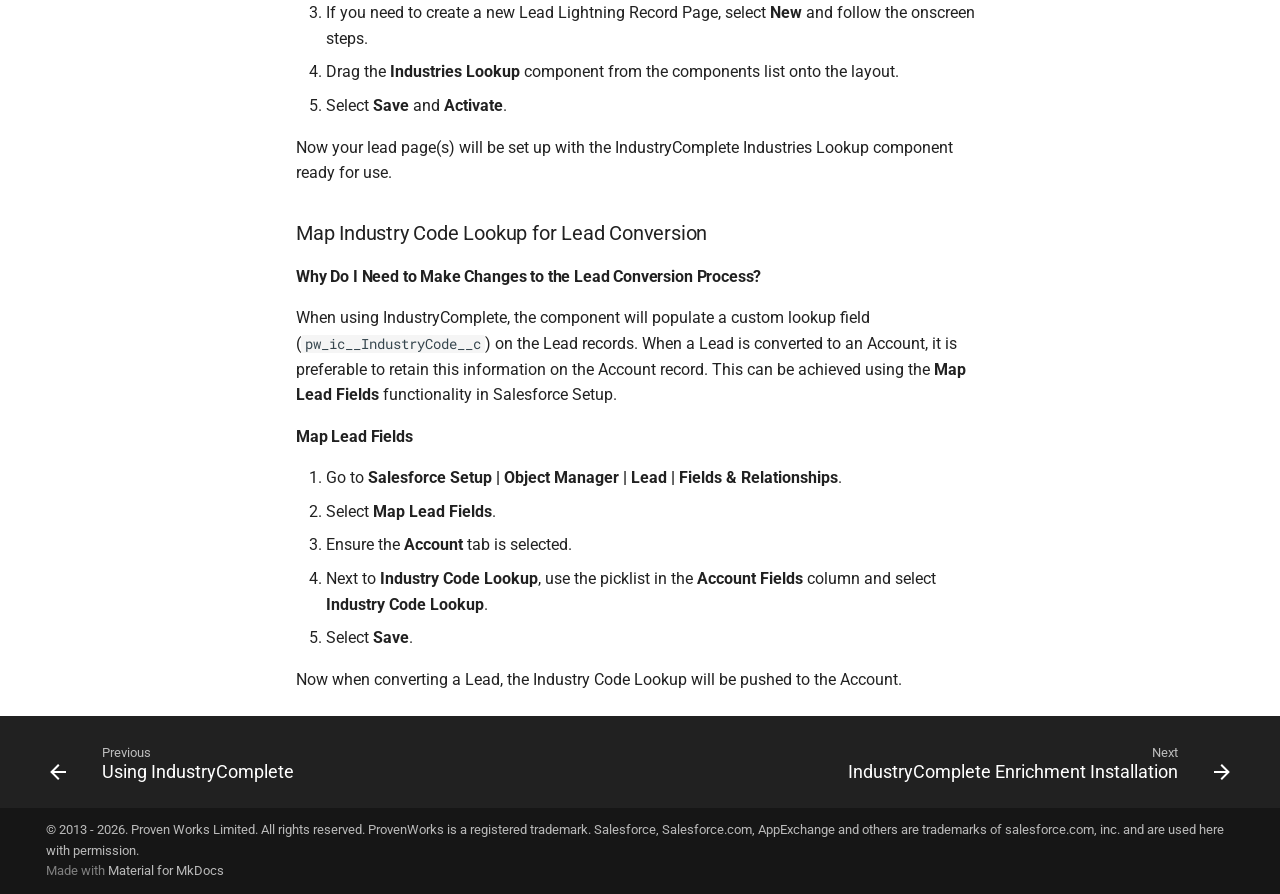
<file: pages/ic-installation-walkthrough/index.html>
<!doctype html>
<html lang="en" class="no-js">
  <head>
    
      <meta charset="utf-8">
      <meta name="viewport" content="width=device-width,initial-scale=1">
      
      
      
        <link rel="canonical" href="https://support.provenworks.com/pages/ic-installation-walkthrough/">
      
      
        <link rel="prev" href="../using-industrycomplete/">
      
      
        <link rel="next" href="../ic-enrichment-installation/">
      
      
        
      
      
      <link rel="icon" href="../../assets/images/favicon.png">
      <meta name="generator" content="mkdocs-1.6.1, mkdocs-material-9.7.6">
    
    
      
        <title>IndustryComplete: Installation Walkthrough - IndustryComplete Support Centre</title>
      
    
    
      <link rel="stylesheet" href="../../assets/stylesheets/main.484c7ddc.min.css">
      
        
        <link rel="stylesheet" href="../../assets/stylesheets/palette.ab4e12ef.min.css">
      
      


    
    
      
    
    
      
        
        
        <link rel="preconnect" href="https://fonts.gstatic.com" crossorigin>
        <link rel="stylesheet" href="https://fonts.googleapis.com/css?family=Roboto:300,300i,400,400i,700,700i%7CRoboto+Mono:400,400i,700,700i&display=fallback">
        <style>:root{--md-text-font:"Roboto";--md-code-font:"Roboto Mono"}</style>
      
    
    
      <link rel="stylesheet" href="../../stylesheets/extra.css">
    
    <script>__md_scope=new URL("../..",location),__md_hash=e=>[...e].reduce(((e,_)=>(e<<5)-e+_.charCodeAt(0)),0),__md_get=(e,_=localStorage,t=__md_scope)=>JSON.parse(_.getItem(t.pathname+"."+e)),__md_set=(e,_,t=localStorage,a=__md_scope)=>{try{t.setItem(a.pathname+"."+e,JSON.stringify(_))}catch(e){}}</script>
    
      

    
    
  </head>
  
  
    
    
    
    
    
    <body dir="ltr" data-md-color-scheme="default" data-md-color-primary="white" data-md-color-accent="indigo">
  
    
    <input class="md-toggle" data-md-toggle="drawer" type="checkbox" id="__drawer" autocomplete="off">
    <input class="md-toggle" data-md-toggle="search" type="checkbox" id="__search" autocomplete="off">
    <label class="md-overlay" for="__drawer"></label>
    <div data-md-component="skip">
      
        
        <a href="#industrycomplete-installation-walkthrough" class="md-skip">
          Skip to content
        </a>
      
    </div>
    <div data-md-component="announce">
      
    </div>
    
    
      

  

<header class="md-header md-header--shadow" data-md-component="header">
  <nav class="md-header__inner md-grid" aria-label="Header">
    <a href="https://provenworks.com/" title="IndustryComplete Support Centre" class="md-header__button md-logo" aria-label="IndustryComplete Support Centre" data-md-component="logo">
      
  <img src="../../media/pw-logo-green.png" alt="logo">

    </a>
    <label class="md-header__button md-icon" for="__drawer">
      
      <svg xmlns="http://www.w3.org/2000/svg" viewBox="0 0 24 24"><path d="M3 6h18v2H3zm0 5h18v2H3zm0 5h18v2H3z"/></svg>
    </label>
    <div class="md-header__title" data-md-component="header-title">
      <div class="md-header__ellipsis">
        <div class="md-header__topic">
          <span class="md-ellipsis">
            IndustryComplete Support Centre
          </span>
        </div>
        <div class="md-header__topic" data-md-component="header-topic">
          <span class="md-ellipsis">
            
              IndustryComplete: Installation Walkthrough
            
          </span>
        </div>
      </div>
    </div>
    
      
    
    
    
    
      
      
        <label class="md-header__button md-icon" for="__search">
          
          <svg xmlns="http://www.w3.org/2000/svg" viewBox="0 0 24 24"><path d="M9.5 3A6.5 6.5 0 0 1 16 9.5c0 1.61-.59 3.09-1.56 4.23l.27.27h.79l5 5-1.5 1.5-5-5v-.79l-.27-.27A6.52 6.52 0 0 1 9.5 16 6.5 6.5 0 0 1 3 9.5 6.5 6.5 0 0 1 9.5 3m0 2C7 5 5 7 5 9.5S7 14 9.5 14 14 12 14 9.5 12 5 9.5 5"/></svg>
        </label>
        <div class="md-search" data-md-component="search" role="dialog">
  <label class="md-search__overlay" for="__search"></label>
  <div class="md-search__inner" role="search">
    <form class="md-search__form" name="search">
      <input type="text" class="md-search__input" name="query" aria-label="Search" placeholder="Search" autocapitalize="off" autocorrect="off" autocomplete="off" spellcheck="false" data-md-component="search-query" required>
      <label class="md-search__icon md-icon" for="__search">
        
        <svg xmlns="http://www.w3.org/2000/svg" viewBox="0 0 24 24"><path d="M9.5 3A6.5 6.5 0 0 1 16 9.5c0 1.61-.59 3.09-1.56 4.23l.27.27h.79l5 5-1.5 1.5-5-5v-.79l-.27-.27A6.52 6.52 0 0 1 9.5 16 6.5 6.5 0 0 1 3 9.5 6.5 6.5 0 0 1 9.5 3m0 2C7 5 5 7 5 9.5S7 14 9.5 14 14 12 14 9.5 12 5 9.5 5"/></svg>
        
        <svg xmlns="http://www.w3.org/2000/svg" viewBox="0 0 24 24"><path d="M20 11v2H8l5.5 5.5-1.42 1.42L4.16 12l7.92-7.92L13.5 5.5 8 11z"/></svg>
      </label>
      <nav class="md-search__options" aria-label="Search">
        
        <button type="reset" class="md-search__icon md-icon" title="Clear" aria-label="Clear" tabindex="-1">
          
          <svg xmlns="http://www.w3.org/2000/svg" viewBox="0 0 24 24"><path d="M19 6.41 17.59 5 12 10.59 6.41 5 5 6.41 10.59 12 5 17.59 6.41 19 12 13.41 17.59 19 19 17.59 13.41 12z"/></svg>
        </button>
      </nav>
      
        <div class="md-search__suggest" data-md-component="search-suggest"></div>
      
    </form>
    <div class="md-search__output">
      <div class="md-search__scrollwrap" tabindex="0" data-md-scrollfix>
        <div class="md-search-result" data-md-component="search-result">
          <div class="md-search-result__meta">
            Initializing search
          </div>
          <ol class="md-search-result__list" role="presentation"></ol>
        </div>
      </div>
    </div>
  </div>
</div>
      
    
    
  </nav>
  
</header>
    
    <div class="md-container" data-md-component="container">
      
      
        
          
        
      
      <main class="md-main" data-md-component="main">
        <div class="md-main__inner md-grid">
          
            
              
              <div class="md-sidebar md-sidebar--primary" data-md-component="sidebar" data-md-type="navigation" >
                <div class="md-sidebar__scrollwrap">
                  <div class="md-sidebar__inner">
                    



<nav class="md-nav md-nav--primary" aria-label="Navigation" data-md-level="0">
  <label class="md-nav__title" for="__drawer">
    <a href="https://provenworks.com/" title="IndustryComplete Support Centre" class="md-nav__button md-logo" aria-label="IndustryComplete Support Centre" data-md-component="logo">
      
  <img src="../../media/pw-logo-green.png" alt="logo">

    </a>
    IndustryComplete Support Centre
  </label>
  
  <ul class="md-nav__list" data-md-scrollfix>
    
      
      
  
  
  
  
    <li class="md-nav__item">
      <a href="../.." class="md-nav__link">
        
  
  
  <span class="md-ellipsis">
    
  
    Home
  

    
  </span>
  
  

      </a>
    </li>
  

    
      
      
  
  
  
  
    <li class="md-nav__item">
      <a href="../using-industrycomplete/" class="md-nav__link">
        
  
  
  <span class="md-ellipsis">
    
  
    Using IndustryComplete
  

    
  </span>
  
  

      </a>
    </li>
  

    
      
      
  
  
    
  
  
  
    
    
      
        
      
        
      
    
    
    
      
        
        
      
    
    
    <li class="md-nav__item md-nav__item--active md-nav__item--section md-nav__item--nested">
      
        
        
        <input class="md-nav__toggle md-toggle " type="checkbox" id="__nav_3" checked>
        
          
          <label class="md-nav__link" for="__nav_3" id="__nav_3_label" tabindex="">
            
  
  
  <span class="md-ellipsis">
    
  
    Installation Guides
  

    
  </span>
  
  

            <span class="md-nav__icon md-icon"></span>
          </label>
        
        <nav class="md-nav" data-md-level="1" aria-labelledby="__nav_3_label" aria-expanded="true">
          <label class="md-nav__title" for="__nav_3">
            <span class="md-nav__icon md-icon"></span>
            
  
    Installation Guides
  

          </label>
          <ul class="md-nav__list" data-md-scrollfix>
            
              
                
  
  
    
  
  
  
    <li class="md-nav__item md-nav__item--active">
      
      <input class="md-nav__toggle md-toggle" type="checkbox" id="__toc">
      
      
        
      
      
        <label class="md-nav__link md-nav__link--active" for="__toc">
          
  
  
  <span class="md-ellipsis">
    
  
    IndustryComplete: Installation Walkthrough
  

    
  </span>
  
  

          <span class="md-nav__icon md-icon"></span>
        </label>
      
      <a href="./" class="md-nav__link md-nav__link--active">
        
  
  
  <span class="md-ellipsis">
    
  
    IndustryComplete: Installation Walkthrough
  

    
  </span>
  
  

      </a>
      
        

<nav class="md-nav md-nav--secondary" aria-label="Table of contents">
  
  
  
    
  
  
    <label class="md-nav__title" for="__toc">
      <span class="md-nav__icon md-icon"></span>
      Table of contents
    </label>
    <ul class="md-nav__list" data-md-component="toc" data-md-scrollfix>
      
        <li class="md-nav__item">
  <a href="#industry-code-management" class="md-nav__link">
    <span class="md-ellipsis">
      
        Industry Code Management
      
    </span>
  </a>
  
    <nav class="md-nav" aria-label="Industry Code Management">
      <ul class="md-nav__list">
        
          <li class="md-nav__item">
  <a href="#installing-industry-codes" class="md-nav__link">
    <span class="md-ellipsis">
      
        Installing Industry Codes
      
    </span>
  </a>
  
    <nav class="md-nav" aria-label="Installing Industry Codes">
      <ul class="md-nav__list">
        
          <li class="md-nav__item">
  <a href="#what-are-industry-codes" class="md-nav__link">
    <span class="md-ellipsis">
      
        What are Industry Codes?
      
    </span>
  </a>
  
</li>
        
          <li class="md-nav__item">
  <a href="#what-industry-code-standards-are-available-in-industrycomplete" class="md-nav__link">
    <span class="md-ellipsis">
      
        What Industry Code Standards are available in IndustryComplete?
      
    </span>
  </a>
  
</li>
        
          <li class="md-nav__item">
  <a href="#how-to-install-industry-codes" class="md-nav__link">
    <span class="md-ellipsis">
      
        How to Install Industry Codes
      
    </span>
  </a>
  
</li>
        
          <li class="md-nav__item">
  <a href="#customize-industry-codes" class="md-nav__link">
    <span class="md-ellipsis">
      
        Customize Industry Codes
      
    </span>
  </a>
  
</li>
        
      </ul>
    </nav>
  
</li>
        
      </ul>
    </nav>
  
</li>
      
        <li class="md-nav__item">
  <a href="#account-setup" class="md-nav__link">
    <span class="md-ellipsis">
      
        Account Setup
      
    </span>
  </a>
  
    <nav class="md-nav" aria-label="Account Setup">
      <ul class="md-nav__list">
        
          <li class="md-nav__item">
  <a href="#enabling-the-account-trigger" class="md-nav__link">
    <span class="md-ellipsis">
      
        Enabling the Account Trigger
      
    </span>
  </a>
  
    <nav class="md-nav" aria-label="Enabling the Account Trigger">
      <ul class="md-nav__list">
        
          <li class="md-nav__item">
  <a href="#enable-the-account-trigger" class="md-nav__link">
    <span class="md-ellipsis">
      
        Enable the Account Trigger
      
    </span>
  </a>
  
</li>
        
          <li class="md-nav__item">
  <a href="#what-settings-are-available-with-the-account-trigger" class="md-nav__link">
    <span class="md-ellipsis">
      
        What Settings are Available with the Account Trigger?
      
    </span>
  </a>
  
</li>
        
      </ul>
    </nav>
  
</li>
        
          <li class="md-nav__item">
  <a href="#setting-up-the-industry-lookup-component-on-the-account-object" class="md-nav__link">
    <span class="md-ellipsis">
      
        Setting up the Industry Lookup Component on the Account Object
      
    </span>
  </a>
  
    <nav class="md-nav" aria-label="Setting up the Industry Lookup Component on the Account Object">
      <ul class="md-nav__list">
        
          <li class="md-nav__item">
  <a href="#how-to-add-the-industry-lookup-component-to-your-organization" class="md-nav__link">
    <span class="md-ellipsis">
      
        How to Add the Industry Lookup Component to your Organization
      
    </span>
  </a>
  
</li>
        
      </ul>
    </nav>
  
</li>
        
      </ul>
    </nav>
  
</li>
      
        <li class="md-nav__item">
  <a href="#lead-setup" class="md-nav__link">
    <span class="md-ellipsis">
      
        Lead Setup
      
    </span>
  </a>
  
    <nav class="md-nav" aria-label="Lead Setup">
      <ul class="md-nav__list">
        
          <li class="md-nav__item">
  <a href="#enabling-the-lead-trigger" class="md-nav__link">
    <span class="md-ellipsis">
      
        Enabling the Lead Trigger
      
    </span>
  </a>
  
    <nav class="md-nav" aria-label="Enabling the Lead Trigger">
      <ul class="md-nav__list">
        
          <li class="md-nav__item">
  <a href="#enable-the-lead-trigger" class="md-nav__link">
    <span class="md-ellipsis">
      
        Enable the Lead Trigger
      
    </span>
  </a>
  
</li>
        
          <li class="md-nav__item">
  <a href="#what-settings-are-available-with-the-lead-trigger" class="md-nav__link">
    <span class="md-ellipsis">
      
        What Settings are Available with the Lead Trigger?
      
    </span>
  </a>
  
</li>
        
      </ul>
    </nav>
  
</li>
        
          <li class="md-nav__item">
  <a href="#setting-up-the-industry-lookup-component-on-the-lead-object" class="md-nav__link">
    <span class="md-ellipsis">
      
        Setting up the Industry Lookup Component on the Lead Object
      
    </span>
  </a>
  
    <nav class="md-nav" aria-label="Setting up the Industry Lookup Component on the Lead Object">
      <ul class="md-nav__list">
        
          <li class="md-nav__item">
  <a href="#how-to-add-the-industry-lookup-component-to-your-organization_1" class="md-nav__link">
    <span class="md-ellipsis">
      
        How to Add the Industry Lookup Component to your Organization
      
    </span>
  </a>
  
</li>
        
      </ul>
    </nav>
  
</li>
        
          <li class="md-nav__item">
  <a href="#map-industry-code-lookup-for-lead-conversion" class="md-nav__link">
    <span class="md-ellipsis">
      
        Map Industry Code Lookup for Lead Conversion
      
    </span>
  </a>
  
    <nav class="md-nav" aria-label="Map Industry Code Lookup for Lead Conversion">
      <ul class="md-nav__list">
        
          <li class="md-nav__item">
  <a href="#why-do-i-need-to-make-changes-to-the-lead-conversion-process" class="md-nav__link">
    <span class="md-ellipsis">
      
        Why Do I Need to Make Changes to the Lead Conversion Process?
      
    </span>
  </a>
  
</li>
        
          <li class="md-nav__item">
  <a href="#map-lead-fields" class="md-nav__link">
    <span class="md-ellipsis">
      
        Map Lead Fields
      
    </span>
  </a>
  
</li>
        
      </ul>
    </nav>
  
</li>
        
      </ul>
    </nav>
  
</li>
      
    </ul>
  
</nav>
      
    </li>
  

              
            
              
                
  
  
  
  
    <li class="md-nav__item">
      <a href="../ic-enrichment-installation/" class="md-nav__link">
        
  
  
  <span class="md-ellipsis">
    
  
    IndustryComplete Enrichment Installation
  

    
  </span>
  
  

      </a>
    </li>
  

              
            
          </ul>
        </nav>
      
    </li>
  

    
  </ul>
</nav>
                  </div>
                </div>
              </div>
            
            
              
              <div class="md-sidebar md-sidebar--secondary" data-md-component="sidebar" data-md-type="toc" >
                <div class="md-sidebar__scrollwrap">
                  <div class="md-sidebar__inner">
                    

<nav class="md-nav md-nav--secondary" aria-label="Table of contents">
  
  
  
    
  
  
    <label class="md-nav__title" for="__toc">
      <span class="md-nav__icon md-icon"></span>
      Table of contents
    </label>
    <ul class="md-nav__list" data-md-component="toc" data-md-scrollfix>
      
        <li class="md-nav__item">
  <a href="#industry-code-management" class="md-nav__link">
    <span class="md-ellipsis">
      
        Industry Code Management
      
    </span>
  </a>
  
    <nav class="md-nav" aria-label="Industry Code Management">
      <ul class="md-nav__list">
        
          <li class="md-nav__item">
  <a href="#installing-industry-codes" class="md-nav__link">
    <span class="md-ellipsis">
      
        Installing Industry Codes
      
    </span>
  </a>
  
    <nav class="md-nav" aria-label="Installing Industry Codes">
      <ul class="md-nav__list">
        
          <li class="md-nav__item">
  <a href="#what-are-industry-codes" class="md-nav__link">
    <span class="md-ellipsis">
      
        What are Industry Codes?
      
    </span>
  </a>
  
</li>
        
          <li class="md-nav__item">
  <a href="#what-industry-code-standards-are-available-in-industrycomplete" class="md-nav__link">
    <span class="md-ellipsis">
      
        What Industry Code Standards are available in IndustryComplete?
      
    </span>
  </a>
  
</li>
        
          <li class="md-nav__item">
  <a href="#how-to-install-industry-codes" class="md-nav__link">
    <span class="md-ellipsis">
      
        How to Install Industry Codes
      
    </span>
  </a>
  
</li>
        
          <li class="md-nav__item">
  <a href="#customize-industry-codes" class="md-nav__link">
    <span class="md-ellipsis">
      
        Customize Industry Codes
      
    </span>
  </a>
  
</li>
        
      </ul>
    </nav>
  
</li>
        
      </ul>
    </nav>
  
</li>
      
        <li class="md-nav__item">
  <a href="#account-setup" class="md-nav__link">
    <span class="md-ellipsis">
      
        Account Setup
      
    </span>
  </a>
  
    <nav class="md-nav" aria-label="Account Setup">
      <ul class="md-nav__list">
        
          <li class="md-nav__item">
  <a href="#enabling-the-account-trigger" class="md-nav__link">
    <span class="md-ellipsis">
      
        Enabling the Account Trigger
      
    </span>
  </a>
  
    <nav class="md-nav" aria-label="Enabling the Account Trigger">
      <ul class="md-nav__list">
        
          <li class="md-nav__item">
  <a href="#enable-the-account-trigger" class="md-nav__link">
    <span class="md-ellipsis">
      
        Enable the Account Trigger
      
    </span>
  </a>
  
</li>
        
          <li class="md-nav__item">
  <a href="#what-settings-are-available-with-the-account-trigger" class="md-nav__link">
    <span class="md-ellipsis">
      
        What Settings are Available with the Account Trigger?
      
    </span>
  </a>
  
</li>
        
      </ul>
    </nav>
  
</li>
        
          <li class="md-nav__item">
  <a href="#setting-up-the-industry-lookup-component-on-the-account-object" class="md-nav__link">
    <span class="md-ellipsis">
      
        Setting up the Industry Lookup Component on the Account Object
      
    </span>
  </a>
  
    <nav class="md-nav" aria-label="Setting up the Industry Lookup Component on the Account Object">
      <ul class="md-nav__list">
        
          <li class="md-nav__item">
  <a href="#how-to-add-the-industry-lookup-component-to-your-organization" class="md-nav__link">
    <span class="md-ellipsis">
      
        How to Add the Industry Lookup Component to your Organization
      
    </span>
  </a>
  
</li>
        
      </ul>
    </nav>
  
</li>
        
      </ul>
    </nav>
  
</li>
      
        <li class="md-nav__item">
  <a href="#lead-setup" class="md-nav__link">
    <span class="md-ellipsis">
      
        Lead Setup
      
    </span>
  </a>
  
    <nav class="md-nav" aria-label="Lead Setup">
      <ul class="md-nav__list">
        
          <li class="md-nav__item">
  <a href="#enabling-the-lead-trigger" class="md-nav__link">
    <span class="md-ellipsis">
      
        Enabling the Lead Trigger
      
    </span>
  </a>
  
    <nav class="md-nav" aria-label="Enabling the Lead Trigger">
      <ul class="md-nav__list">
        
          <li class="md-nav__item">
  <a href="#enable-the-lead-trigger" class="md-nav__link">
    <span class="md-ellipsis">
      
        Enable the Lead Trigger
      
    </span>
  </a>
  
</li>
        
          <li class="md-nav__item">
  <a href="#what-settings-are-available-with-the-lead-trigger" class="md-nav__link">
    <span class="md-ellipsis">
      
        What Settings are Available with the Lead Trigger?
      
    </span>
  </a>
  
</li>
        
      </ul>
    </nav>
  
</li>
        
          <li class="md-nav__item">
  <a href="#setting-up-the-industry-lookup-component-on-the-lead-object" class="md-nav__link">
    <span class="md-ellipsis">
      
        Setting up the Industry Lookup Component on the Lead Object
      
    </span>
  </a>
  
    <nav class="md-nav" aria-label="Setting up the Industry Lookup Component on the Lead Object">
      <ul class="md-nav__list">
        
          <li class="md-nav__item">
  <a href="#how-to-add-the-industry-lookup-component-to-your-organization_1" class="md-nav__link">
    <span class="md-ellipsis">
      
        How to Add the Industry Lookup Component to your Organization
      
    </span>
  </a>
  
</li>
        
      </ul>
    </nav>
  
</li>
        
          <li class="md-nav__item">
  <a href="#map-industry-code-lookup-for-lead-conversion" class="md-nav__link">
    <span class="md-ellipsis">
      
        Map Industry Code Lookup for Lead Conversion
      
    </span>
  </a>
  
    <nav class="md-nav" aria-label="Map Industry Code Lookup for Lead Conversion">
      <ul class="md-nav__list">
        
          <li class="md-nav__item">
  <a href="#why-do-i-need-to-make-changes-to-the-lead-conversion-process" class="md-nav__link">
    <span class="md-ellipsis">
      
        Why Do I Need to Make Changes to the Lead Conversion Process?
      
    </span>
  </a>
  
</li>
        
          <li class="md-nav__item">
  <a href="#map-lead-fields" class="md-nav__link">
    <span class="md-ellipsis">
      
        Map Lead Fields
      
    </span>
  </a>
  
</li>
        
      </ul>
    </nav>
  
</li>
        
      </ul>
    </nav>
  
</li>
      
    </ul>
  
</nav>
                  </div>
                </div>
              </div>
            
          
          
            <div class="md-content" data-md-component="content">
              
              <article class="md-content__inner md-typeset">
                
                  



<h1 id="industrycomplete-installation-walkthrough">IndustryComplete: Installation Walkthrough</h1>
<p>Welcome to IndustryComplete by ProvenWorks. A streamlined way to start classifying your Accounts and Leads in Salesforce with industry codes from SIC, ISIC and NAICS industry standards. Follow the steps below to configure the solution and up your industry game.</p>
<hr />
<h2 id="industry-code-management">Industry Code Management</h2>
<h3 id="installing-industry-codes">Installing Industry Codes</h3>
<h4 id="what-are-industry-codes">What are Industry Codes?</h4>
<p>Industry Codes belong to standards that have been developed to assist with classifying industries into categories. There are three main Industry Standards:</p>
<ul>
<li><code>Standard Industrial Classification (SIC)</code></li>
<li><code>International Standard Industrial Classification (ISIC)</code></li>
<li><code>North American Industry Classification System (NAICS)</code></li>
</ul>
<h4 id="what-industry-code-standards-are-available-in-industrycomplete">What Industry Code Standards are available in IndustryComplete?</h4>
<p>IndustryComplete supports the following codes out of the box:</p>
<ul>
<li><code>ISICr40</code></li>
<li><code>NAICS07</code></li>
<li><code>NAICS12</code></li>
<li><code>NAICS17</code></li>
<li><code>NAICS22</code></li>
<li><code>USSIC87</code></li>
</ul>
<p>You have the ability to customize existing industry code standards or create your own in your organization. See <a href="#customize-industry-codes">Customize Industry Codes</a> for more information.</p>
<h4 id="how-to-install-industry-codes">How to Install Industry Codes</h4>
<ol>
<li>Go to <strong>App Launcher | IndustryComplete Administration</strong>.</li>
<li>Ensure that you're on the <strong>Installation &amp; Settings</strong> page.</li>
<li>Under the <strong>Install Industries</strong> heading, select the industry codes which you would like to install.</li>
<li>Select <strong>Install Industries</strong>.</li>
<li>Wait for the process to finish.</li>
</ol>
<h4 id="customize-industry-codes">Customize Industry Codes</h4>
<p>During installation, the Industry Codes will be inserted into the <code>pw_ic__IndustryCode__c</code> object that is created with the IndustryComplete managed package. You have the ability to customize these records to meet your organizational requirements as you would any other record in your Salesforce environment.</p>
<p>A common change is to remove the standard name from the industry code name field. This can be beneficial for integrations that don't expect an industry standard prefix to the codes.</p>
<p><strong>Example:</strong> <code>NAICS17-531210</code> will be installed with the NAICS17 data set. You can remove the <code>NAICS17-</code> from the record name leaving just <code>531210</code>.</p>
<p>As the Industry Codes object is created in your organization, you can create custom fields on the object to store relevant information on the codes.</p>
<hr />
<h2 id="account-setup">Account Setup</h2>
<h3 id="enabling-the-account-trigger">Enabling the Account Trigger</h3>
<h4 id="enable-the-account-trigger">Enable the Account Trigger</h4>
<ol>
<li>Go to <strong>App Launcher | IndustryComplete Administration</strong>.</li>
<li>Ensure that you're on the <strong>Installation &amp; Settings</strong> page.</li>
<li>Under the <strong>Settings</strong> heading, select the <strong>Enable IndustryComplete trigger (Account)</strong> checkbox.</li>
<li>Select <strong>Save</strong>.</li>
</ol>
<h4 id="what-settings-are-available-with-the-account-trigger">What Settings are Available with the Account Trigger?</h4>
<p>The package comes with three trigger settings for the Account object:</p>
<ul>
<li>Populate Accounts' <code>Industry</code> field from their <code>Industry Code Lookup (IndustryCodeLookup__c)</code> field</li>
<li>Populate Accounts' <code>Industry Code Lookup (IndustryCodeLookup__c)</code> field from their <code>SIC</code> field</li>
<li>Populate Accounts' <code>SIC</code> field from their <code>Industry Code Lookup (IndustryCodeLookup__c)</code> field</li>
</ul>
<h3 id="setting-up-the-industry-lookup-component-on-the-account-object">Setting up the Industry Lookup Component on the Account Object</h3>
<h4 id="how-to-add-the-industry-lookup-component-to-your-organization">How to Add the Industry Lookup Component to your Organization</h4>
<ol>
<li>Navigate to <strong>Setup | Object Manager | Account | Lightning Record Pages</strong>.</li>
<li>If an Account Lightning Record Page already exists, select <strong>Edit</strong>.</li>
<li>If you need to create a new Account Lightning Record Page, select <strong>New</strong> and follow the onscreen steps.</li>
<li>Drag the <strong>Industries Lookup</strong> component from the components list onto the layout.</li>
<li>Select <strong>Save</strong> and <strong>Activate</strong>.</li>
</ol>
<p>Now your account page(s) will be set up with the IndustryComplete Industries Lookup component ready for use.</p>
<hr />
<h2 id="lead-setup">Lead Setup</h2>
<h3 id="enabling-the-lead-trigger">Enabling the Lead Trigger</h3>
<h4 id="enable-the-lead-trigger">Enable the Lead Trigger</h4>
<ol>
<li>Go to <strong>App Launcher | IndustryComplete Administration</strong>.</li>
<li>Ensure that you're on the <strong>Installation &amp; Settings</strong> page.</li>
<li>Under the <strong>Settings</strong> heading, select the <strong>Enable IndustryComplete trigger (Lead)</strong> checkbox.</li>
<li>Select <strong>Save</strong>.</li>
</ol>
<h4 id="what-settings-are-available-with-the-lead-trigger">What Settings are Available with the Lead Trigger?</h4>
<p>The package comes with one trigger setting for the Lead object:</p>
<ul>
<li>Populate Leads' <code>Industry</code> field from their <code>Industry Code Lookup (IndustryCodeLookup__c)</code> field</li>
</ul>
<h3 id="setting-up-the-industry-lookup-component-on-the-lead-object">Setting up the Industry Lookup Component on the Lead Object</h3>
<h4 id="how-to-add-the-industry-lookup-component-to-your-organization_1">How to Add the Industry Lookup Component to your Organization</h4>
<ol>
<li>Navigate to <strong>Setup | Object Manager | Lead | Lightning Record Pages</strong>.</li>
<li>If a Lead Lightning Record Page already exists, select <strong>Edit</strong>.</li>
<li>If you need to create a new Lead Lightning Record Page, select <strong>New</strong> and follow the onscreen steps.</li>
<li>Drag the <strong>Industries Lookup</strong> component from the components list onto the layout.</li>
<li>Select <strong>Save</strong> and <strong>Activate</strong>.</li>
</ol>
<p>Now your lead page(s) will be set up with the IndustryComplete Industries Lookup component ready for use.</p>
<h3 id="map-industry-code-lookup-for-lead-conversion">Map Industry Code Lookup for Lead Conversion</h3>
<h4 id="why-do-i-need-to-make-changes-to-the-lead-conversion-process">Why Do I Need to Make Changes to the Lead Conversion Process?</h4>
<p>When using IndustryComplete, the component will populate a custom lookup field (<code>pw_ic__IndustryCode__c</code>) on the Lead records. When a Lead is converted to an Account, it is preferable to retain this information on the Account record. This can be achieved using the <strong>Map Lead Fields</strong> functionality in Salesforce Setup.</p>
<h4 id="map-lead-fields">Map Lead Fields</h4>
<ol>
<li>Go to <strong>Salesforce Setup | Object Manager | Lead | Fields &amp; Relationships</strong>.</li>
<li>Select <strong>Map Lead Fields</strong>.</li>
<li>Ensure the <strong>Account</strong> tab is selected.</li>
<li>Next to <strong>Industry Code Lookup</strong>, use the picklist in the <strong>Account Fields</strong> column and select <strong>Industry Code Lookup</strong>.</li>
<li>Select <strong>Save</strong>.</li>
</ol>
<p>Now when converting a Lead, the Industry Code Lookup will be pushed to the Account.</p>












                
              </article>
            </div>
          
          
<script>var target=document.getElementById(location.hash.slice(1));target&&target.name&&(target.checked=target.name.startsWith("__tabbed_"))</script>
        </div>
        
      </main>
      
        <footer class="md-footer">
  
    
      
      <nav class="md-footer__inner md-grid" aria-label="Footer" >
        
          
          <a href="../using-industrycomplete/" class="md-footer__link md-footer__link--prev" aria-label="Previous: Using IndustryComplete">
            <div class="md-footer__button md-icon">
              
              <svg xmlns="http://www.w3.org/2000/svg" viewBox="0 0 24 24"><path d="M20 11v2H8l5.5 5.5-1.42 1.42L4.16 12l7.92-7.92L13.5 5.5 8 11z"/></svg>
            </div>
            <div class="md-footer__title">
              <span class="md-footer__direction">
                Previous
              </span>
              <div class="md-ellipsis">
                Using IndustryComplete
              </div>
            </div>
          </a>
        
        
          
          <a href="../ic-enrichment-installation/" class="md-footer__link md-footer__link--next" aria-label="Next: IndustryComplete Enrichment Installation">
            <div class="md-footer__title">
              <span class="md-footer__direction">
                Next
              </span>
              <div class="md-ellipsis">
                IndustryComplete Enrichment Installation
              </div>
            </div>
            <div class="md-footer__button md-icon">
              
              <svg xmlns="http://www.w3.org/2000/svg" viewBox="0 0 24 24"><path d="M4 11v2h12l-5.5 5.5 1.42 1.42L19.84 12l-7.92-7.92L10.5 5.5 16 11z"/></svg>
            </div>
          </a>
        
      </nav>
    
  
  <div class="md-footer-meta md-typeset">
    <div class="md-footer-meta__inner md-grid">
      <div class="md-copyright">
  
    <div class="md-copyright__highlight">
      © 2013 - 2026. Proven Works Limited. All rights reserved. ProvenWorks is a registered trademark. Salesforce, Salesforce.com, AppExchange and others are trademarks of salesforce.com, inc. and are used here with permission.
    </div>
  
  
    Made with
    <a href="https://squidfunk.github.io/mkdocs-material/" target="_blank" rel="noopener">
      Material for MkDocs
    </a>
  
</div>
      
    </div>
  </div>
</footer>
      
    </div>
    <div class="md-dialog" data-md-component="dialog">
      <div class="md-dialog__inner md-typeset"></div>
    </div>
    
    
    
      
      
      <script id="__config" type="application/json">{"annotate": null, "base": "../..", "features": ["navigation.instant", "navigation.indexes", "search.suggest", "search.highlight", "navigation.sections", "navigation.footer"], "search": "../../assets/javascripts/workers/search.2c215733.min.js", "tags": null, "translations": {"clipboard.copied": "Copied to clipboard", "clipboard.copy": "Copy to clipboard", "search.result.more.one": "1 more on this page", "search.result.more.other": "# more on this page", "search.result.none": "No matching documents", "search.result.one": "1 matching document", "search.result.other": "# matching documents", "search.result.placeholder": "Type to start searching", "search.result.term.missing": "Missing", "select.version": "Select version"}, "version": null}</script>
    
    
      <script src="../../assets/javascripts/bundle.79ae519e.min.js"></script>
      
    
  </body>
</html>
</file>
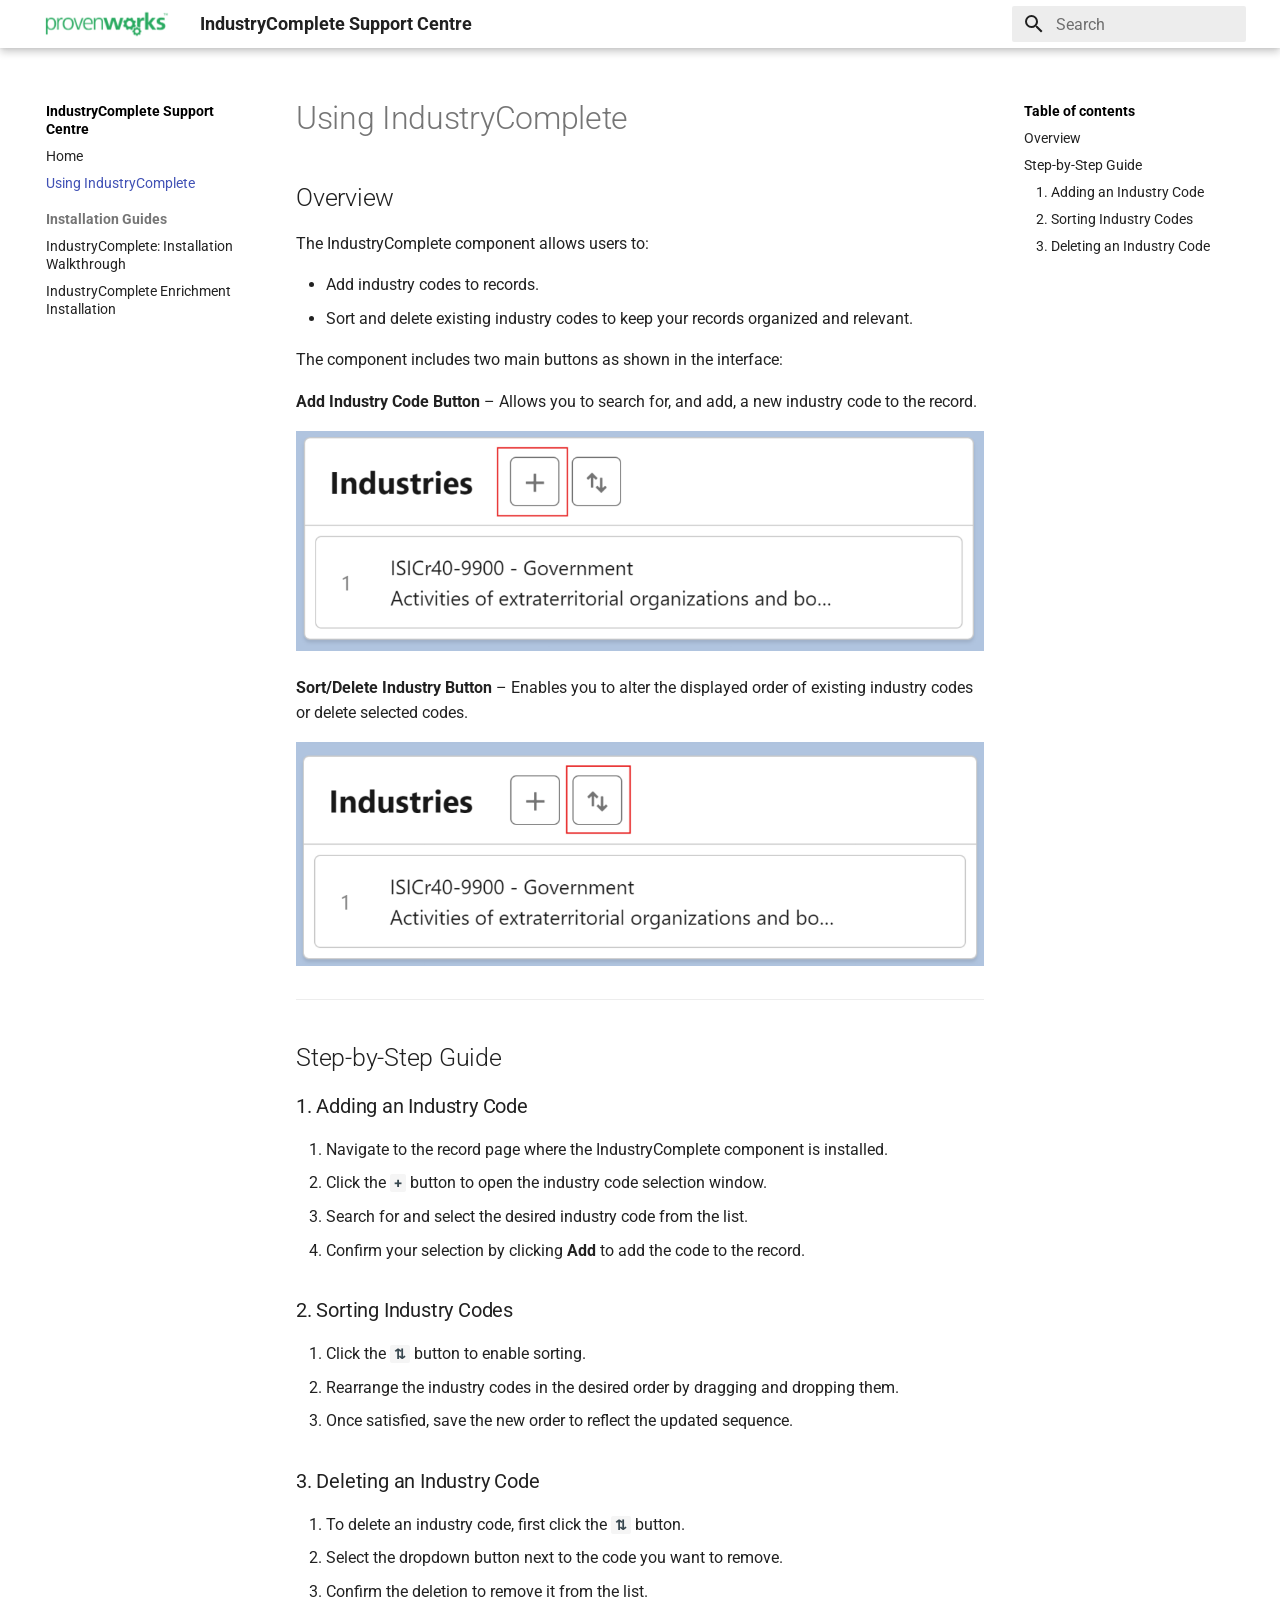
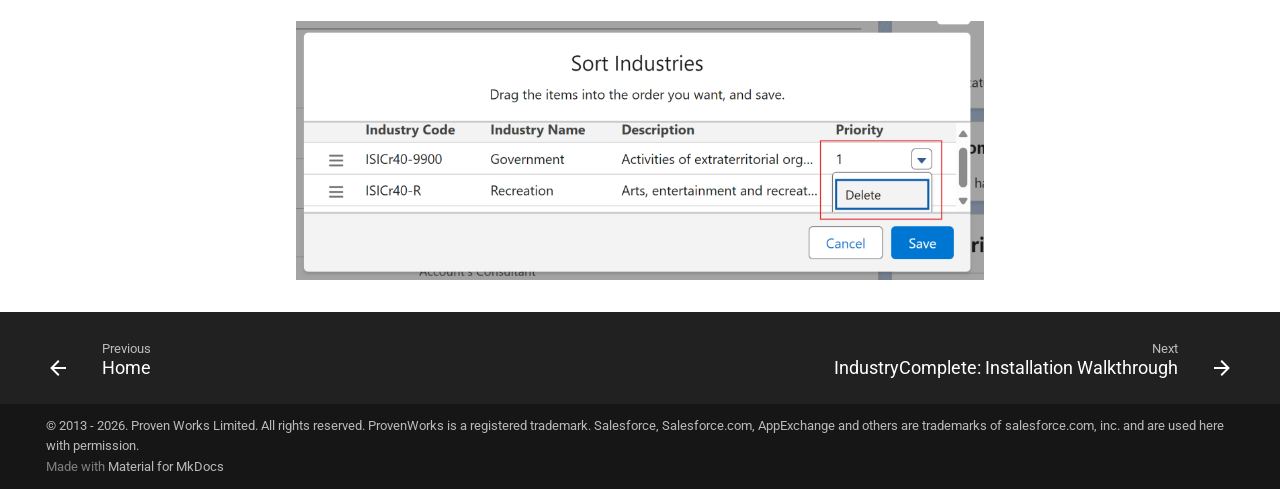
<file: pages/using-industrycomplete/index.html>
<!doctype html>
<html lang="en" class="no-js">
  <head>
    
      <meta charset="utf-8">
      <meta name="viewport" content="width=device-width,initial-scale=1">
      
      
      
        <link rel="canonical" href="https://support.provenworks.com/pages/using-industrycomplete/">
      
      
        <link rel="prev" href="../..">
      
      
        <link rel="next" href="../ic-installation-walkthrough/">
      
      
        
      
      
      <link rel="icon" href="../../assets/images/favicon.png">
      <meta name="generator" content="mkdocs-1.6.1, mkdocs-material-9.7.6">
    
    
      
        <title>Using IndustryComplete - IndustryComplete Support Centre</title>
      
    
    
      <link rel="stylesheet" href="../../assets/stylesheets/main.484c7ddc.min.css">
      
        
        <link rel="stylesheet" href="../../assets/stylesheets/palette.ab4e12ef.min.css">
      
      


    
    
      
    
    
      
        
        
        <link rel="preconnect" href="https://fonts.gstatic.com" crossorigin>
        <link rel="stylesheet" href="https://fonts.googleapis.com/css?family=Roboto:300,300i,400,400i,700,700i%7CRoboto+Mono:400,400i,700,700i&display=fallback">
        <style>:root{--md-text-font:"Roboto";--md-code-font:"Roboto Mono"}</style>
      
    
    
      <link rel="stylesheet" href="../../stylesheets/extra.css">
    
    <script>__md_scope=new URL("../..",location),__md_hash=e=>[...e].reduce(((e,_)=>(e<<5)-e+_.charCodeAt(0)),0),__md_get=(e,_=localStorage,t=__md_scope)=>JSON.parse(_.getItem(t.pathname+"."+e)),__md_set=(e,_,t=localStorage,a=__md_scope)=>{try{t.setItem(a.pathname+"."+e,JSON.stringify(_))}catch(e){}}</script>
    
      

    
    
  </head>
  
  
    
    
    
    
    
    <body dir="ltr" data-md-color-scheme="default" data-md-color-primary="white" data-md-color-accent="indigo">
  
    
    <input class="md-toggle" data-md-toggle="drawer" type="checkbox" id="__drawer" autocomplete="off">
    <input class="md-toggle" data-md-toggle="search" type="checkbox" id="__search" autocomplete="off">
    <label class="md-overlay" for="__drawer"></label>
    <div data-md-component="skip">
      
        
        <a href="#using-industrycomplete" class="md-skip">
          Skip to content
        </a>
      
    </div>
    <div data-md-component="announce">
      
    </div>
    
    
      

  

<header class="md-header md-header--shadow" data-md-component="header">
  <nav class="md-header__inner md-grid" aria-label="Header">
    <a href="https://provenworks.com/" title="IndustryComplete Support Centre" class="md-header__button md-logo" aria-label="IndustryComplete Support Centre" data-md-component="logo">
      
  <img src="../../media/pw-logo-green.png" alt="logo">

    </a>
    <label class="md-header__button md-icon" for="__drawer">
      
      <svg xmlns="http://www.w3.org/2000/svg" viewBox="0 0 24 24"><path d="M3 6h18v2H3zm0 5h18v2H3zm0 5h18v2H3z"/></svg>
    </label>
    <div class="md-header__title" data-md-component="header-title">
      <div class="md-header__ellipsis">
        <div class="md-header__topic">
          <span class="md-ellipsis">
            IndustryComplete Support Centre
          </span>
        </div>
        <div class="md-header__topic" data-md-component="header-topic">
          <span class="md-ellipsis">
            
              Using IndustryComplete
            
          </span>
        </div>
      </div>
    </div>
    
      
    
    
    
    
      
      
        <label class="md-header__button md-icon" for="__search">
          
          <svg xmlns="http://www.w3.org/2000/svg" viewBox="0 0 24 24"><path d="M9.5 3A6.5 6.5 0 0 1 16 9.5c0 1.61-.59 3.09-1.56 4.23l.27.27h.79l5 5-1.5 1.5-5-5v-.79l-.27-.27A6.52 6.52 0 0 1 9.5 16 6.5 6.5 0 0 1 3 9.5 6.5 6.5 0 0 1 9.5 3m0 2C7 5 5 7 5 9.5S7 14 9.5 14 14 12 14 9.5 12 5 9.5 5"/></svg>
        </label>
        <div class="md-search" data-md-component="search" role="dialog">
  <label class="md-search__overlay" for="__search"></label>
  <div class="md-search__inner" role="search">
    <form class="md-search__form" name="search">
      <input type="text" class="md-search__input" name="query" aria-label="Search" placeholder="Search" autocapitalize="off" autocorrect="off" autocomplete="off" spellcheck="false" data-md-component="search-query" required>
      <label class="md-search__icon md-icon" for="__search">
        
        <svg xmlns="http://www.w3.org/2000/svg" viewBox="0 0 24 24"><path d="M9.5 3A6.5 6.5 0 0 1 16 9.5c0 1.61-.59 3.09-1.56 4.23l.27.27h.79l5 5-1.5 1.5-5-5v-.79l-.27-.27A6.52 6.52 0 0 1 9.5 16 6.5 6.5 0 0 1 3 9.5 6.5 6.5 0 0 1 9.5 3m0 2C7 5 5 7 5 9.5S7 14 9.5 14 14 12 14 9.5 12 5 9.5 5"/></svg>
        
        <svg xmlns="http://www.w3.org/2000/svg" viewBox="0 0 24 24"><path d="M20 11v2H8l5.5 5.5-1.42 1.42L4.16 12l7.92-7.92L13.5 5.5 8 11z"/></svg>
      </label>
      <nav class="md-search__options" aria-label="Search">
        
        <button type="reset" class="md-search__icon md-icon" title="Clear" aria-label="Clear" tabindex="-1">
          
          <svg xmlns="http://www.w3.org/2000/svg" viewBox="0 0 24 24"><path d="M19 6.41 17.59 5 12 10.59 6.41 5 5 6.41 10.59 12 5 17.59 6.41 19 12 13.41 17.59 19 19 17.59 13.41 12z"/></svg>
        </button>
      </nav>
      
        <div class="md-search__suggest" data-md-component="search-suggest"></div>
      
    </form>
    <div class="md-search__output">
      <div class="md-search__scrollwrap" tabindex="0" data-md-scrollfix>
        <div class="md-search-result" data-md-component="search-result">
          <div class="md-search-result__meta">
            Initializing search
          </div>
          <ol class="md-search-result__list" role="presentation"></ol>
        </div>
      </div>
    </div>
  </div>
</div>
      
    
    
  </nav>
  
</header>
    
    <div class="md-container" data-md-component="container">
      
      
        
          
        
      
      <main class="md-main" data-md-component="main">
        <div class="md-main__inner md-grid">
          
            
              
              <div class="md-sidebar md-sidebar--primary" data-md-component="sidebar" data-md-type="navigation" >
                <div class="md-sidebar__scrollwrap">
                  <div class="md-sidebar__inner">
                    



<nav class="md-nav md-nav--primary" aria-label="Navigation" data-md-level="0">
  <label class="md-nav__title" for="__drawer">
    <a href="https://provenworks.com/" title="IndustryComplete Support Centre" class="md-nav__button md-logo" aria-label="IndustryComplete Support Centre" data-md-component="logo">
      
  <img src="../../media/pw-logo-green.png" alt="logo">

    </a>
    IndustryComplete Support Centre
  </label>
  
  <ul class="md-nav__list" data-md-scrollfix>
    
      
      
  
  
  
  
    <li class="md-nav__item">
      <a href="../.." class="md-nav__link">
        
  
  
  <span class="md-ellipsis">
    
  
    Home
  

    
  </span>
  
  

      </a>
    </li>
  

    
      
      
  
  
    
  
  
  
    <li class="md-nav__item md-nav__item--active">
      
      <input class="md-nav__toggle md-toggle" type="checkbox" id="__toc">
      
      
        
      
      
        <label class="md-nav__link md-nav__link--active" for="__toc">
          
  
  
  <span class="md-ellipsis">
    
  
    Using IndustryComplete
  

    
  </span>
  
  

          <span class="md-nav__icon md-icon"></span>
        </label>
      
      <a href="./" class="md-nav__link md-nav__link--active">
        
  
  
  <span class="md-ellipsis">
    
  
    Using IndustryComplete
  

    
  </span>
  
  

      </a>
      
        

<nav class="md-nav md-nav--secondary" aria-label="Table of contents">
  
  
  
    
  
  
    <label class="md-nav__title" for="__toc">
      <span class="md-nav__icon md-icon"></span>
      Table of contents
    </label>
    <ul class="md-nav__list" data-md-component="toc" data-md-scrollfix>
      
        <li class="md-nav__item">
  <a href="#overview" class="md-nav__link">
    <span class="md-ellipsis">
      
        Overview
      
    </span>
  </a>
  
</li>
      
        <li class="md-nav__item">
  <a href="#step-by-step-guide" class="md-nav__link">
    <span class="md-ellipsis">
      
        Step-by-Step Guide
      
    </span>
  </a>
  
    <nav class="md-nav" aria-label="Step-by-Step Guide">
      <ul class="md-nav__list">
        
          <li class="md-nav__item">
  <a href="#1-adding-an-industry-code" class="md-nav__link">
    <span class="md-ellipsis">
      
        1. Adding an Industry Code
      
    </span>
  </a>
  
</li>
        
          <li class="md-nav__item">
  <a href="#2-sorting-industry-codes" class="md-nav__link">
    <span class="md-ellipsis">
      
        2. Sorting Industry Codes
      
    </span>
  </a>
  
</li>
        
          <li class="md-nav__item">
  <a href="#3-deleting-an-industry-code" class="md-nav__link">
    <span class="md-ellipsis">
      
        3. Deleting an Industry Code
      
    </span>
  </a>
  
</li>
        
      </ul>
    </nav>
  
</li>
      
    </ul>
  
</nav>
      
    </li>
  

    
      
      
  
  
  
  
    
    
      
        
      
        
      
    
    
    
      
        
        
      
    
    
    <li class="md-nav__item md-nav__item--section md-nav__item--nested">
      
        
        
        <input class="md-nav__toggle md-toggle " type="checkbox" id="__nav_3" >
        
          
          <label class="md-nav__link" for="__nav_3" id="__nav_3_label" tabindex="">
            
  
  
  <span class="md-ellipsis">
    
  
    Installation Guides
  

    
  </span>
  
  

            <span class="md-nav__icon md-icon"></span>
          </label>
        
        <nav class="md-nav" data-md-level="1" aria-labelledby="__nav_3_label" aria-expanded="false">
          <label class="md-nav__title" for="__nav_3">
            <span class="md-nav__icon md-icon"></span>
            
  
    Installation Guides
  

          </label>
          <ul class="md-nav__list" data-md-scrollfix>
            
              
                
  
  
  
  
    <li class="md-nav__item">
      <a href="../ic-installation-walkthrough/" class="md-nav__link">
        
  
  
  <span class="md-ellipsis">
    
  
    IndustryComplete: Installation Walkthrough
  

    
  </span>
  
  

      </a>
    </li>
  

              
            
              
                
  
  
  
  
    <li class="md-nav__item">
      <a href="../ic-enrichment-installation/" class="md-nav__link">
        
  
  
  <span class="md-ellipsis">
    
  
    IndustryComplete Enrichment Installation
  

    
  </span>
  
  

      </a>
    </li>
  

              
            
          </ul>
        </nav>
      
    </li>
  

    
  </ul>
</nav>
                  </div>
                </div>
              </div>
            
            
              
              <div class="md-sidebar md-sidebar--secondary" data-md-component="sidebar" data-md-type="toc" >
                <div class="md-sidebar__scrollwrap">
                  <div class="md-sidebar__inner">
                    

<nav class="md-nav md-nav--secondary" aria-label="Table of contents">
  
  
  
    
  
  
    <label class="md-nav__title" for="__toc">
      <span class="md-nav__icon md-icon"></span>
      Table of contents
    </label>
    <ul class="md-nav__list" data-md-component="toc" data-md-scrollfix>
      
        <li class="md-nav__item">
  <a href="#overview" class="md-nav__link">
    <span class="md-ellipsis">
      
        Overview
      
    </span>
  </a>
  
</li>
      
        <li class="md-nav__item">
  <a href="#step-by-step-guide" class="md-nav__link">
    <span class="md-ellipsis">
      
        Step-by-Step Guide
      
    </span>
  </a>
  
    <nav class="md-nav" aria-label="Step-by-Step Guide">
      <ul class="md-nav__list">
        
          <li class="md-nav__item">
  <a href="#1-adding-an-industry-code" class="md-nav__link">
    <span class="md-ellipsis">
      
        1. Adding an Industry Code
      
    </span>
  </a>
  
</li>
        
          <li class="md-nav__item">
  <a href="#2-sorting-industry-codes" class="md-nav__link">
    <span class="md-ellipsis">
      
        2. Sorting Industry Codes
      
    </span>
  </a>
  
</li>
        
          <li class="md-nav__item">
  <a href="#3-deleting-an-industry-code" class="md-nav__link">
    <span class="md-ellipsis">
      
        3. Deleting an Industry Code
      
    </span>
  </a>
  
</li>
        
      </ul>
    </nav>
  
</li>
      
    </ul>
  
</nav>
                  </div>
                </div>
              </div>
            
          
          
            <div class="md-content" data-md-component="content">
              
              <article class="md-content__inner md-typeset">
                
                  



<h1 id="using-industrycomplete">Using IndustryComplete</h1>
<h2 id="overview">Overview</h2>
<p>The IndustryComplete component allows users to:</p>
<ul>
<li>Add industry codes to records.</li>
<li>Sort and delete existing industry codes to keep your records organized and relevant.</li>
</ul>
<p>The component includes two main buttons as shown in the interface:</p>
<p><strong>Add Industry Code Button</strong> – Allows you to search for, and add, a new industry code to the record.</p>
<p><img alt="Add Industry Code button" src="../../media/ic-add-industry-code.webp" /></p>
<p><strong>Sort/Delete Industry Button</strong> – Enables you to alter the displayed order of existing industry codes or delete selected codes.</p>
<p><img alt="Sort/Delete Industry button" src="../../media/ic-sort-industry-code.webp" /></p>
<hr />
<h2 id="step-by-step-guide">Step-by-Step Guide</h2>
<h3 id="1-adding-an-industry-code">1. Adding an Industry Code</h3>
<ol>
<li>Navigate to the record page where the IndustryComplete component is installed.</li>
<li>Click the <strong><code>+</code></strong> button to open the industry code selection window.</li>
<li>Search for and select the desired industry code from the list.</li>
<li>Confirm your selection by clicking <strong>Add</strong> to add the code to the record.</li>
</ol>
<h3 id="2-sorting-industry-codes">2. Sorting Industry Codes</h3>
<ol>
<li>Click the <strong><code>⇅</code></strong> button to enable sorting.</li>
<li>Rearrange the industry codes in the desired order by dragging and dropping them.</li>
<li>Once satisfied, save the new order to reflect the updated sequence.</li>
</ol>
<h3 id="3-deleting-an-industry-code">3. Deleting an Industry Code</h3>
<ol>
<li>To delete an industry code, first click the <strong><code>⇅</code></strong> button.</li>
<li>Select the dropdown button next to the code you want to remove.</li>
<li>Confirm the deletion to remove it from the list.</li>
</ol>
<p><img alt="Delete Industry Code" src="../../media/ic-delete-industry-code.webp" /></p>












                
              </article>
            </div>
          
          
<script>var target=document.getElementById(location.hash.slice(1));target&&target.name&&(target.checked=target.name.startsWith("__tabbed_"))</script>
        </div>
        
      </main>
      
        <footer class="md-footer">
  
    
      
      <nav class="md-footer__inner md-grid" aria-label="Footer" >
        
          
          <a href="../.." class="md-footer__link md-footer__link--prev" aria-label="Previous: Home">
            <div class="md-footer__button md-icon">
              
              <svg xmlns="http://www.w3.org/2000/svg" viewBox="0 0 24 24"><path d="M20 11v2H8l5.5 5.5-1.42 1.42L4.16 12l7.92-7.92L13.5 5.5 8 11z"/></svg>
            </div>
            <div class="md-footer__title">
              <span class="md-footer__direction">
                Previous
              </span>
              <div class="md-ellipsis">
                Home
              </div>
            </div>
          </a>
        
        
          
          <a href="../ic-installation-walkthrough/" class="md-footer__link md-footer__link--next" aria-label="Next: IndustryComplete: Installation Walkthrough">
            <div class="md-footer__title">
              <span class="md-footer__direction">
                Next
              </span>
              <div class="md-ellipsis">
                IndustryComplete: Installation Walkthrough
              </div>
            </div>
            <div class="md-footer__button md-icon">
              
              <svg xmlns="http://www.w3.org/2000/svg" viewBox="0 0 24 24"><path d="M4 11v2h12l-5.5 5.5 1.42 1.42L19.84 12l-7.92-7.92L10.5 5.5 16 11z"/></svg>
            </div>
          </a>
        
      </nav>
    
  
  <div class="md-footer-meta md-typeset">
    <div class="md-footer-meta__inner md-grid">
      <div class="md-copyright">
  
    <div class="md-copyright__highlight">
      © 2013 - 2026. Proven Works Limited. All rights reserved. ProvenWorks is a registered trademark. Salesforce, Salesforce.com, AppExchange and others are trademarks of salesforce.com, inc. and are used here with permission.
    </div>
  
  
    Made with
    <a href="https://squidfunk.github.io/mkdocs-material/" target="_blank" rel="noopener">
      Material for MkDocs
    </a>
  
</div>
      
    </div>
  </div>
</footer>
      
    </div>
    <div class="md-dialog" data-md-component="dialog">
      <div class="md-dialog__inner md-typeset"></div>
    </div>
    
    
    
      
      
      <script id="__config" type="application/json">{"annotate": null, "base": "../..", "features": ["navigation.instant", "navigation.indexes", "search.suggest", "search.highlight", "navigation.sections", "navigation.footer"], "search": "../../assets/javascripts/workers/search.2c215733.min.js", "tags": null, "translations": {"clipboard.copied": "Copied to clipboard", "clipboard.copy": "Copy to clipboard", "search.result.more.one": "1 more on this page", "search.result.more.other": "# more on this page", "search.result.none": "No matching documents", "search.result.one": "1 matching document", "search.result.other": "# matching documents", "search.result.placeholder": "Type to start searching", "search.result.term.missing": "Missing", "select.version": "Select version"}, "version": null}</script>
    
    
      <script src="../../assets/javascripts/bundle.79ae519e.min.js"></script>
      
    
  </body>
</html>
</file>
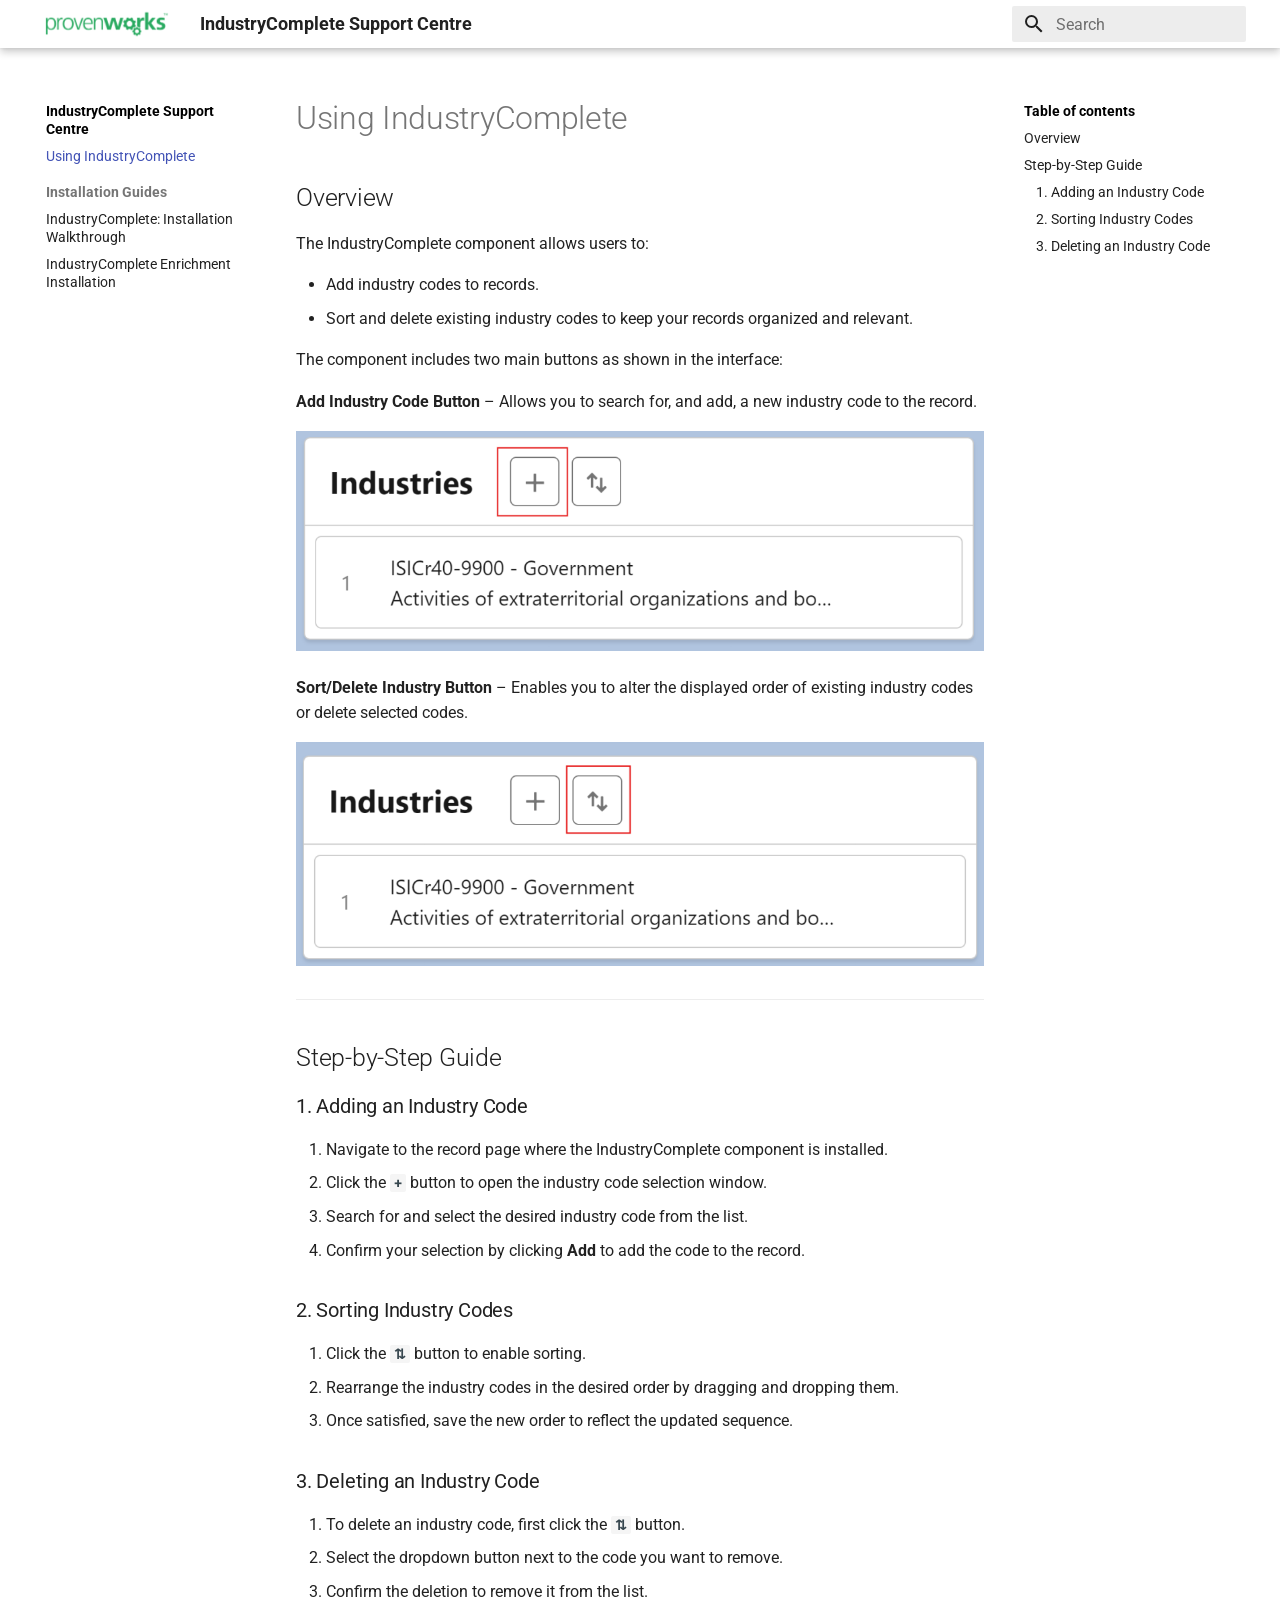
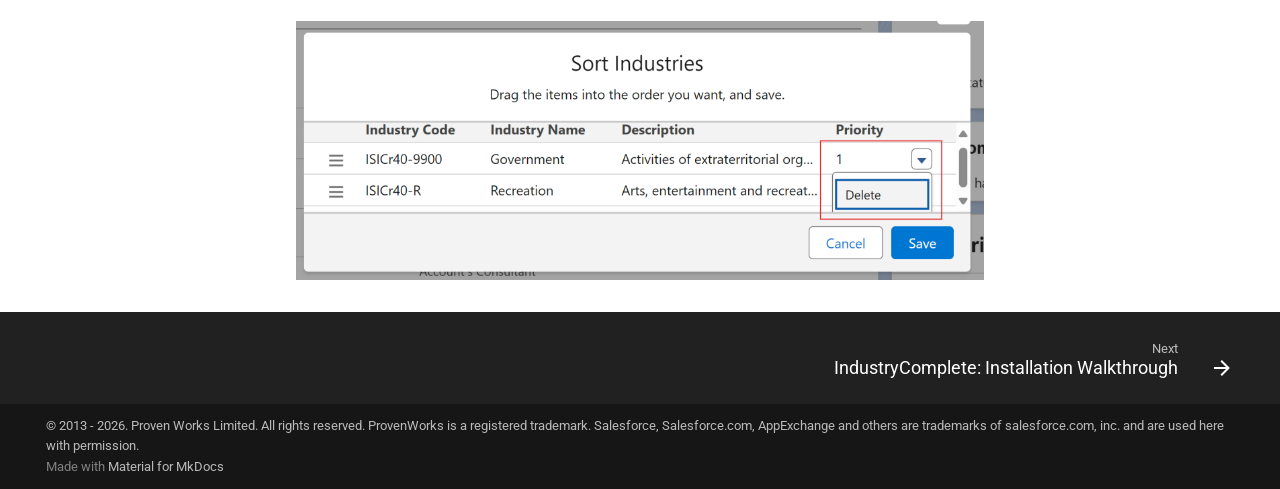
<file: site/pages/using-industrycomplete/index.html>
<!doctype html>
<html lang="en" class="no-js">
  <head>
    
      <meta charset="utf-8">
      <meta name="viewport" content="width=device-width,initial-scale=1">
      
      
      
        <link rel="canonical" href="https://support.provenworks.com/pages/using-industrycomplete/">
      
      
      
        <link rel="next" href="../ic-installation-walkthrough/">
      
      
        
      
      
      <link rel="icon" href="../../assets/images/favicon.png">
      <meta name="generator" content="mkdocs-1.6.1, mkdocs-material-9.7.6">
    
    
      
        <title>Using IndustryComplete - IndustryComplete Support Centre</title>
      
    
    
      <link rel="stylesheet" href="../../assets/stylesheets/main.484c7ddc.min.css">
      
        
        <link rel="stylesheet" href="../../assets/stylesheets/palette.ab4e12ef.min.css">
      
      


    
    
      
    
    
      
        
        
        <link rel="preconnect" href="https://fonts.gstatic.com" crossorigin>
        <link rel="stylesheet" href="https://fonts.googleapis.com/css?family=Roboto:300,300i,400,400i,700,700i%7CRoboto+Mono:400,400i,700,700i&display=fallback">
        <style>:root{--md-text-font:"Roboto";--md-code-font:"Roboto Mono"}</style>
      
    
    
      <link rel="stylesheet" href="../../stylesheets/extra.css">
    
    <script>__md_scope=new URL("../..",location),__md_hash=e=>[...e].reduce(((e,_)=>(e<<5)-e+_.charCodeAt(0)),0),__md_get=(e,_=localStorage,t=__md_scope)=>JSON.parse(_.getItem(t.pathname+"."+e)),__md_set=(e,_,t=localStorage,a=__md_scope)=>{try{t.setItem(a.pathname+"."+e,JSON.stringify(_))}catch(e){}}</script>
    
      

    
    
  </head>
  
  
    
    
    
    
    
    <body dir="ltr" data-md-color-scheme="default" data-md-color-primary="white" data-md-color-accent="indigo">
  
    
    <input class="md-toggle" data-md-toggle="drawer" type="checkbox" id="__drawer" autocomplete="off">
    <input class="md-toggle" data-md-toggle="search" type="checkbox" id="__search" autocomplete="off">
    <label class="md-overlay" for="__drawer"></label>
    <div data-md-component="skip">
      
        
        <a href="#using-industrycomplete" class="md-skip">
          Skip to content
        </a>
      
    </div>
    <div data-md-component="announce">
      
    </div>
    
    
      

  

<header class="md-header md-header--shadow" data-md-component="header">
  <nav class="md-header__inner md-grid" aria-label="Header">
    <a href="https://provenworks.com/" title="IndustryComplete Support Centre" class="md-header__button md-logo" aria-label="IndustryComplete Support Centre" data-md-component="logo">
      
  <img src="../../media/pw-logo-green.png" alt="logo">

    </a>
    <label class="md-header__button md-icon" for="__drawer">
      
      <svg xmlns="http://www.w3.org/2000/svg" viewBox="0 0 24 24"><path d="M3 6h18v2H3zm0 5h18v2H3zm0 5h18v2H3z"/></svg>
    </label>
    <div class="md-header__title" data-md-component="header-title">
      <div class="md-header__ellipsis">
        <div class="md-header__topic">
          <span class="md-ellipsis">
            IndustryComplete Support Centre
          </span>
        </div>
        <div class="md-header__topic" data-md-component="header-topic">
          <span class="md-ellipsis">
            
              Using IndustryComplete
            
          </span>
        </div>
      </div>
    </div>
    
      
    
    
    
    
      
      
        <label class="md-header__button md-icon" for="__search">
          
          <svg xmlns="http://www.w3.org/2000/svg" viewBox="0 0 24 24"><path d="M9.5 3A6.5 6.5 0 0 1 16 9.5c0 1.61-.59 3.09-1.56 4.23l.27.27h.79l5 5-1.5 1.5-5-5v-.79l-.27-.27A6.52 6.52 0 0 1 9.5 16 6.5 6.5 0 0 1 3 9.5 6.5 6.5 0 0 1 9.5 3m0 2C7 5 5 7 5 9.5S7 14 9.5 14 14 12 14 9.5 12 5 9.5 5"/></svg>
        </label>
        <div class="md-search" data-md-component="search" role="dialog">
  <label class="md-search__overlay" for="__search"></label>
  <div class="md-search__inner" role="search">
    <form class="md-search__form" name="search">
      <input type="text" class="md-search__input" name="query" aria-label="Search" placeholder="Search" autocapitalize="off" autocorrect="off" autocomplete="off" spellcheck="false" data-md-component="search-query" required>
      <label class="md-search__icon md-icon" for="__search">
        
        <svg xmlns="http://www.w3.org/2000/svg" viewBox="0 0 24 24"><path d="M9.5 3A6.5 6.5 0 0 1 16 9.5c0 1.61-.59 3.09-1.56 4.23l.27.27h.79l5 5-1.5 1.5-5-5v-.79l-.27-.27A6.52 6.52 0 0 1 9.5 16 6.5 6.5 0 0 1 3 9.5 6.5 6.5 0 0 1 9.5 3m0 2C7 5 5 7 5 9.5S7 14 9.5 14 14 12 14 9.5 12 5 9.5 5"/></svg>
        
        <svg xmlns="http://www.w3.org/2000/svg" viewBox="0 0 24 24"><path d="M20 11v2H8l5.5 5.5-1.42 1.42L4.16 12l7.92-7.92L13.5 5.5 8 11z"/></svg>
      </label>
      <nav class="md-search__options" aria-label="Search">
        
        <button type="reset" class="md-search__icon md-icon" title="Clear" aria-label="Clear" tabindex="-1">
          
          <svg xmlns="http://www.w3.org/2000/svg" viewBox="0 0 24 24"><path d="M19 6.41 17.59 5 12 10.59 6.41 5 5 6.41 10.59 12 5 17.59 6.41 19 12 13.41 17.59 19 19 17.59 13.41 12z"/></svg>
        </button>
      </nav>
      
        <div class="md-search__suggest" data-md-component="search-suggest"></div>
      
    </form>
    <div class="md-search__output">
      <div class="md-search__scrollwrap" tabindex="0" data-md-scrollfix>
        <div class="md-search-result" data-md-component="search-result">
          <div class="md-search-result__meta">
            Initializing search
          </div>
          <ol class="md-search-result__list" role="presentation"></ol>
        </div>
      </div>
    </div>
  </div>
</div>
      
    
    
  </nav>
  
</header>
    
    <div class="md-container" data-md-component="container">
      
      
        
          
        
      
      <main class="md-main" data-md-component="main">
        <div class="md-main__inner md-grid">
          
            
              
              <div class="md-sidebar md-sidebar--primary" data-md-component="sidebar" data-md-type="navigation" >
                <div class="md-sidebar__scrollwrap">
                  <div class="md-sidebar__inner">
                    



<nav class="md-nav md-nav--primary" aria-label="Navigation" data-md-level="0">
  <label class="md-nav__title" for="__drawer">
    <a href="https://provenworks.com/" title="IndustryComplete Support Centre" class="md-nav__button md-logo" aria-label="IndustryComplete Support Centre" data-md-component="logo">
      
  <img src="../../media/pw-logo-green.png" alt="logo">

    </a>
    IndustryComplete Support Centre
  </label>
  
  <ul class="md-nav__list" data-md-scrollfix>
    
      
      
  
  
    
  
  
  
    <li class="md-nav__item md-nav__item--active">
      
      <input class="md-nav__toggle md-toggle" type="checkbox" id="__toc">
      
      
        
      
      
        <label class="md-nav__link md-nav__link--active" for="__toc">
          
  
  
  <span class="md-ellipsis">
    
  
    Using IndustryComplete
  

    
  </span>
  
  

          <span class="md-nav__icon md-icon"></span>
        </label>
      
      <a href="./" class="md-nav__link md-nav__link--active">
        
  
  
  <span class="md-ellipsis">
    
  
    Using IndustryComplete
  

    
  </span>
  
  

      </a>
      
        

<nav class="md-nav md-nav--secondary" aria-label="Table of contents">
  
  
  
    
  
  
    <label class="md-nav__title" for="__toc">
      <span class="md-nav__icon md-icon"></span>
      Table of contents
    </label>
    <ul class="md-nav__list" data-md-component="toc" data-md-scrollfix>
      
        <li class="md-nav__item">
  <a href="#overview" class="md-nav__link">
    <span class="md-ellipsis">
      
        Overview
      
    </span>
  </a>
  
</li>
      
        <li class="md-nav__item">
  <a href="#step-by-step-guide" class="md-nav__link">
    <span class="md-ellipsis">
      
        Step-by-Step Guide
      
    </span>
  </a>
  
    <nav class="md-nav" aria-label="Step-by-Step Guide">
      <ul class="md-nav__list">
        
          <li class="md-nav__item">
  <a href="#1-adding-an-industry-code" class="md-nav__link">
    <span class="md-ellipsis">
      
        1. Adding an Industry Code
      
    </span>
  </a>
  
</li>
        
          <li class="md-nav__item">
  <a href="#2-sorting-industry-codes" class="md-nav__link">
    <span class="md-ellipsis">
      
        2. Sorting Industry Codes
      
    </span>
  </a>
  
</li>
        
          <li class="md-nav__item">
  <a href="#3-deleting-an-industry-code" class="md-nav__link">
    <span class="md-ellipsis">
      
        3. Deleting an Industry Code
      
    </span>
  </a>
  
</li>
        
      </ul>
    </nav>
  
</li>
      
    </ul>
  
</nav>
      
    </li>
  

    
      
      
  
  
  
  
    
    
      
        
      
        
      
    
    
    
      
        
        
      
    
    
    <li class="md-nav__item md-nav__item--section md-nav__item--nested">
      
        
        
        <input class="md-nav__toggle md-toggle " type="checkbox" id="__nav_2" >
        
          
          <label class="md-nav__link" for="__nav_2" id="__nav_2_label" tabindex="">
            
  
  
  <span class="md-ellipsis">
    
  
    Installation Guides
  

    
  </span>
  
  

            <span class="md-nav__icon md-icon"></span>
          </label>
        
        <nav class="md-nav" data-md-level="1" aria-labelledby="__nav_2_label" aria-expanded="false">
          <label class="md-nav__title" for="__nav_2">
            <span class="md-nav__icon md-icon"></span>
            
  
    Installation Guides
  

          </label>
          <ul class="md-nav__list" data-md-scrollfix>
            
              
                
  
  
  
  
    <li class="md-nav__item">
      <a href="../ic-installation-walkthrough/" class="md-nav__link">
        
  
  
  <span class="md-ellipsis">
    
  
    IndustryComplete: Installation Walkthrough
  

    
  </span>
  
  

      </a>
    </li>
  

              
            
              
                
  
  
  
  
    <li class="md-nav__item">
      <a href="../ic-enrichment-installation/" class="md-nav__link">
        
  
  
  <span class="md-ellipsis">
    
  
    IndustryComplete Enrichment Installation
  

    
  </span>
  
  

      </a>
    </li>
  

              
            
          </ul>
        </nav>
      
    </li>
  

    
  </ul>
</nav>
                  </div>
                </div>
              </div>
            
            
              
              <div class="md-sidebar md-sidebar--secondary" data-md-component="sidebar" data-md-type="toc" >
                <div class="md-sidebar__scrollwrap">
                  <div class="md-sidebar__inner">
                    

<nav class="md-nav md-nav--secondary" aria-label="Table of contents">
  
  
  
    
  
  
    <label class="md-nav__title" for="__toc">
      <span class="md-nav__icon md-icon"></span>
      Table of contents
    </label>
    <ul class="md-nav__list" data-md-component="toc" data-md-scrollfix>
      
        <li class="md-nav__item">
  <a href="#overview" class="md-nav__link">
    <span class="md-ellipsis">
      
        Overview
      
    </span>
  </a>
  
</li>
      
        <li class="md-nav__item">
  <a href="#step-by-step-guide" class="md-nav__link">
    <span class="md-ellipsis">
      
        Step-by-Step Guide
      
    </span>
  </a>
  
    <nav class="md-nav" aria-label="Step-by-Step Guide">
      <ul class="md-nav__list">
        
          <li class="md-nav__item">
  <a href="#1-adding-an-industry-code" class="md-nav__link">
    <span class="md-ellipsis">
      
        1. Adding an Industry Code
      
    </span>
  </a>
  
</li>
        
          <li class="md-nav__item">
  <a href="#2-sorting-industry-codes" class="md-nav__link">
    <span class="md-ellipsis">
      
        2. Sorting Industry Codes
      
    </span>
  </a>
  
</li>
        
          <li class="md-nav__item">
  <a href="#3-deleting-an-industry-code" class="md-nav__link">
    <span class="md-ellipsis">
      
        3. Deleting an Industry Code
      
    </span>
  </a>
  
</li>
        
      </ul>
    </nav>
  
</li>
      
    </ul>
  
</nav>
                  </div>
                </div>
              </div>
            
          
          
            <div class="md-content" data-md-component="content">
              
              <article class="md-content__inner md-typeset">
                
                  



<h1 id="using-industrycomplete">Using IndustryComplete</h1>
<h2 id="overview">Overview</h2>
<p>The IndustryComplete component allows users to:</p>
<ul>
<li>Add industry codes to records.</li>
<li>Sort and delete existing industry codes to keep your records organized and relevant.</li>
</ul>
<p>The component includes two main buttons as shown in the interface:</p>
<p><strong>Add Industry Code Button</strong> – Allows you to search for, and add, a new industry code to the record.</p>
<p><img alt="Add Industry Code button" src="../../media/ic-add-industry-code.webp" /></p>
<p><strong>Sort/Delete Industry Button</strong> – Enables you to alter the displayed order of existing industry codes or delete selected codes.</p>
<p><img alt="Sort/Delete Industry button" src="../../media/ic-sort-industry-code.webp" /></p>
<hr />
<h2 id="step-by-step-guide">Step-by-Step Guide</h2>
<h3 id="1-adding-an-industry-code">1. Adding an Industry Code</h3>
<ol>
<li>Navigate to the record page where the IndustryComplete component is installed.</li>
<li>Click the <strong><code>+</code></strong> button to open the industry code selection window.</li>
<li>Search for and select the desired industry code from the list.</li>
<li>Confirm your selection by clicking <strong>Add</strong> to add the code to the record.</li>
</ol>
<h3 id="2-sorting-industry-codes">2. Sorting Industry Codes</h3>
<ol>
<li>Click the <strong><code>⇅</code></strong> button to enable sorting.</li>
<li>Rearrange the industry codes in the desired order by dragging and dropping them.</li>
<li>Once satisfied, save the new order to reflect the updated sequence.</li>
</ol>
<h3 id="3-deleting-an-industry-code">3. Deleting an Industry Code</h3>
<ol>
<li>To delete an industry code, first click the <strong><code>⇅</code></strong> button.</li>
<li>Select the dropdown button next to the code you want to remove.</li>
<li>Confirm the deletion to remove it from the list.</li>
</ol>
<p><img alt="Delete Industry Code" src="../../media/ic-delete-industry-code.webp" /></p>












                
              </article>
            </div>
          
          
<script>var target=document.getElementById(location.hash.slice(1));target&&target.name&&(target.checked=target.name.startsWith("__tabbed_"))</script>
        </div>
        
      </main>
      
        <footer class="md-footer">
  
    
      
      <nav class="md-footer__inner md-grid" aria-label="Footer" >
        
        
          
          <a href="../ic-installation-walkthrough/" class="md-footer__link md-footer__link--next" aria-label="Next: IndustryComplete: Installation Walkthrough">
            <div class="md-footer__title">
              <span class="md-footer__direction">
                Next
              </span>
              <div class="md-ellipsis">
                IndustryComplete: Installation Walkthrough
              </div>
            </div>
            <div class="md-footer__button md-icon">
              
              <svg xmlns="http://www.w3.org/2000/svg" viewBox="0 0 24 24"><path d="M4 11v2h12l-5.5 5.5 1.42 1.42L19.84 12l-7.92-7.92L10.5 5.5 16 11z"/></svg>
            </div>
          </a>
        
      </nav>
    
  
  <div class="md-footer-meta md-typeset">
    <div class="md-footer-meta__inner md-grid">
      <div class="md-copyright">
  
    <div class="md-copyright__highlight">
      © 2013 - 2026. Proven Works Limited. All rights reserved. ProvenWorks is a registered trademark. Salesforce, Salesforce.com, AppExchange and others are trademarks of salesforce.com, inc. and are used here with permission.
    </div>
  
  
    Made with
    <a href="https://squidfunk.github.io/mkdocs-material/" target="_blank" rel="noopener">
      Material for MkDocs
    </a>
  
</div>
      
    </div>
  </div>
</footer>
      
    </div>
    <div class="md-dialog" data-md-component="dialog">
      <div class="md-dialog__inner md-typeset"></div>
    </div>
    
    
    
      
      
      <script id="__config" type="application/json">{"annotate": null, "base": "../..", "features": ["navigation.instant", "navigation.indexes", "search.suggest", "search.highlight", "navigation.sections", "navigation.footer"], "search": "../../assets/javascripts/workers/search.2c215733.min.js", "tags": null, "translations": {"clipboard.copied": "Copied to clipboard", "clipboard.copy": "Copy to clipboard", "search.result.more.one": "1 more on this page", "search.result.more.other": "# more on this page", "search.result.none": "No matching documents", "search.result.one": "1 matching document", "search.result.other": "# matching documents", "search.result.placeholder": "Type to start searching", "search.result.term.missing": "Missing", "select.version": "Select version"}, "version": null}</script>
    
    
      <script src="../../assets/javascripts/bundle.79ae519e.min.js"></script>
      
    
  </body>
</html>
</file>
<file: stylesheets/extra.css>
.md-nav__title {
    color: #000000;
}
</file>
<file: site/stylesheets/extra.css>
.md-nav__title {
    color: #000000;
}
</file>
<file: assets/stylesheets/main.484c7ddc.min.css>
@charset "UTF-8";html{-webkit-text-size-adjust:none;-moz-text-size-adjust:none;text-size-adjust:none;box-sizing:border-box}*,:after,:before{box-sizing:inherit}@media (prefers-reduced-motion){*,:after,:before{transition:none!important}}body{margin:0}a,button,input,label{-webkit-tap-highlight-color:transparent}a{color:inherit;text-decoration:none}hr{border:0;box-sizing:initial;display:block;height:.05rem;overflow:visible;padding:0}small{font-size:80%}sub,sup{line-height:1em}img{border-style:none}table{border-collapse:initial;border-spacing:0}td,th{font-weight:400;vertical-align:top}button{background:#0000;border:0;font-family:inherit;font-size:inherit;margin:0;padding:0}input{border:0;outline:none}:root{--md-primary-fg-color:#4051b5;--md-primary-fg-color--light:#5d6cc0;--md-primary-fg-color--dark:#303fa1;--md-primary-bg-color:#fff;--md-primary-bg-color--light:#ffffffb3;--md-accent-fg-color:#526cfe;--md-accent-fg-color--transparent:#526cfe1a;--md-accent-bg-color:#fff;--md-accent-bg-color--light:#ffffffb3}[data-md-color-scheme=default]{color-scheme:light}[data-md-color-scheme=default] img[src$="#gh-dark-mode-only"],[data-md-color-scheme=default] img[src$="#only-dark"]{display:none}:root,[data-md-color-scheme=default]{--md-hue:225deg;--md-default-fg-color:#000000de;--md-default-fg-color--light:#0000008a;--md-default-fg-color--lighter:#00000052;--md-default-fg-color--lightest:#00000012;--md-default-bg-color:#fff;--md-default-bg-color--light:#ffffffb3;--md-default-bg-color--lighter:#ffffff4d;--md-default-bg-color--lightest:#ffffff1f;--md-code-fg-color:#36464e;--md-code-bg-color:#f5f5f5;--md-code-bg-color--light:#f5f5f5b3;--md-code-bg-color--lighter:#f5f5f54d;--md-code-hl-color:#4287ff;--md-code-hl-color--light:#4287ff1a;--md-code-hl-number-color:#d52a2a;--md-code-hl-special-color:#db1457;--md-code-hl-function-color:#a846b9;--md-code-hl-constant-color:#6e59d9;--md-code-hl-keyword-color:#3f6ec6;--md-code-hl-string-color:#1c7d4d;--md-code-hl-name-color:var(--md-code-fg-color);--md-code-hl-operator-color:var(--md-default-fg-color--light);--md-code-hl-punctuation-color:var(--md-default-fg-color--light);--md-code-hl-comment-color:var(--md-default-fg-color--light);--md-code-hl-generic-color:var(--md-default-fg-color--light);--md-code-hl-variable-color:var(--md-default-fg-color--light);--md-typeset-color:var(--md-default-fg-color);--md-typeset-a-color:var(--md-primary-fg-color);--md-typeset-del-color:#f5503d26;--md-typeset-ins-color:#0bd57026;--md-typeset-kbd-color:#fafafa;--md-typeset-kbd-accent-color:#fff;--md-typeset-kbd-border-color:#b8b8b8;--md-typeset-mark-color:#ffff0080;--md-typeset-table-color:#0000001f;--md-typeset-table-color--light:rgba(0,0,0,.035);--md-admonition-fg-color:var(--md-default-fg-color);--md-admonition-bg-color:var(--md-default-bg-color);--md-warning-fg-color:#000000de;--md-warning-bg-color:#ff9;--md-footer-fg-color:#fff;--md-footer-fg-color--light:#ffffffb3;--md-footer-fg-color--lighter:#ffffff73;--md-footer-bg-color:#000000de;--md-footer-bg-color--dark:#00000052;--md-shadow-z1:0 0.2rem 0.5rem #0000000d,0 0 0.05rem #0000001a;--md-shadow-z2:0 0.2rem 0.5rem #0000001a,0 0 0.05rem #00000040;--md-shadow-z3:0 0.2rem 0.5rem #0003,0 0 0.05rem #00000059}.md-icon svg{fill:currentcolor;display:block;height:1.2rem;width:1.2rem}body{-webkit-font-smoothing:antialiased;-moz-osx-font-smoothing:grayscale;--md-text-font-family:var(--md-text-font,_),-apple-system,BlinkMacSystemFont,Helvetica,Arial,sans-serif;--md-code-font-family:var(--md-code-font,_),SFMono-Regular,Consolas,Menlo,monospace}aside,body,input{font-feature-settings:"kern","liga";color:var(--md-typeset-color);font-family:var(--md-text-font-family)}code,kbd,pre{font-feature-settings:"kern";font-family:var(--md-code-font-family)}:root{--md-typeset-table-sort-icon:url('data:image/svg+xml;charset=utf-8,<svg xmlns="http://www.w3.org/2000/svg" viewBox="0 0 24 24"><path d="m18 21-4-4h3V7h-3l4-4 4 4h-3v10h3M2 19v-2h10v2M2 13v-2h7v2M2 7V5h4v2z"/></svg>');--md-typeset-table-sort-icon--asc:url('data:image/svg+xml;charset=utf-8,<svg xmlns="http://www.w3.org/2000/svg" viewBox="0 0 24 24"><path d="M19 17h3l-4 4-4-4h3V3h2M2 17h10v2H2M6 5v2H2V5m0 6h7v2H2z"/></svg>');--md-typeset-table-sort-icon--desc:url('data:image/svg+xml;charset=utf-8,<svg xmlns="http://www.w3.org/2000/svg" viewBox="0 0 24 24"><path d="M19 7h3l-4-4-4 4h3v14h2M2 17h10v2H2M6 5v2H2V5m0 6h7v2H2z"/></svg>')}.md-typeset{-webkit-print-color-adjust:exact;color-adjust:exact;font-size:.8rem;line-height:1.6;overflow-wrap:break-word}@media print{.md-typeset{font-size:.68rem}}.md-typeset blockquote,.md-typeset dl,.md-typeset figure,.md-typeset ol,.md-typeset pre,.md-typeset ul{margin-bottom:1em;margin-top:1em}.md-typeset h1{color:var(--md-default-fg-color--light);font-size:2em;line-height:1.3;margin:0 0 1.25em}.md-typeset h1,.md-typeset h2{font-weight:300;letter-spacing:-.01em}.md-typeset h2{font-size:1.5625em;line-height:1.4;margin:1.6em 0 .64em}.md-typeset h3{font-size:1.25em;font-weight:400;letter-spacing:-.01em;line-height:1.5;margin:1.6em 0 .8em}.md-typeset h2+h3{margin-top:.8em}.md-typeset h4{font-weight:700;letter-spacing:-.01em;margin:1em 0}.md-typeset h5,.md-typeset h6{color:var(--md-default-fg-color--light);font-size:.8em;font-weight:700;letter-spacing:-.01em;margin:1.25em 0}.md-typeset h5{text-transform:uppercase}.md-typeset h5 code{text-transform:none}.md-typeset hr{border-bottom:.05rem solid var(--md-default-fg-color--lightest);display:flow-root;margin:1.5em 0}.md-typeset a{color:var(--md-typeset-a-color);word-break:break-word}.md-typeset a,.md-typeset a:before{transition:color 125ms}.md-typeset a:focus,.md-typeset a:hover{color:var(--md-accent-fg-color)}.md-typeset a:focus code,.md-typeset a:hover code{background-color:var(--md-accent-fg-color--transparent);color:var(--md-accent-fg-color)}.md-typeset a code{color:var(--md-typeset-a-color)}.md-typeset a.focus-visible{outline-color:var(--md-accent-fg-color);outline-offset:.2rem}.md-typeset code,.md-typeset kbd,.md-typeset pre{color:var(--md-code-fg-color);direction:ltr;font-variant-ligatures:none;transition:background-color 125ms}@media print{.md-typeset code,.md-typeset kbd,.md-typeset pre{white-space:pre-wrap}}.md-typeset code{background-color:var(--md-code-bg-color);border-radius:.1rem;-webkit-box-decoration-break:clone;box-decoration-break:clone;font-size:.85em;padding:0 .2941176471em;transition:color 125ms,background-color 125ms;word-break:break-word}.md-typeset code:not(.focus-visible){-webkit-tap-highlight-color:transparent;outline:none}.md-typeset pre{display:flow-root;line-height:1.4;position:relative}.md-typeset pre>code{-webkit-box-decoration-break:slice;box-decoration-break:slice;box-shadow:none;display:block;margin:0;outline-color:var(--md-accent-fg-color);overflow:auto;padding:.7720588235em 1.1764705882em;scrollbar-color:var(--md-default-fg-color--lighter) #0000;scrollbar-width:thin;touch-action:auto;word-break:normal}.md-typeset pre>code:hover{scrollbar-color:var(--md-accent-fg-color) #0000}.md-typeset pre>code::-webkit-scrollbar{height:.2rem;width:.2rem}.md-typeset pre>code::-webkit-scrollbar-thumb{background-color:var(--md-default-fg-color--lighter)}.md-typeset pre>code::-webkit-scrollbar-thumb:hover{background-color:var(--md-accent-fg-color)}.md-typeset kbd{background-color:var(--md-typeset-kbd-color);border-radius:.1rem;box-shadow:0 .1rem 0 .05rem var(--md-typeset-kbd-border-color),0 .1rem 0 var(--md-typeset-kbd-border-color),0 -.1rem .2rem var(--md-typeset-kbd-accent-color) inset;color:var(--md-default-fg-color);display:inline-block;font-size:.75em;padding:0 .6666666667em;vertical-align:text-top;word-break:break-word}.md-typeset mark{background-color:var(--md-typeset-mark-color);-webkit-box-decoration-break:clone;box-decoration-break:clone;color:inherit;word-break:break-word}.md-typeset abbr{cursor:help;text-decoration:none}.md-typeset [data-preview],.md-typeset abbr{border-bottom:.05rem dotted var(--md-default-fg-color--light)}.md-typeset small{opacity:.75}[dir=ltr] .md-typeset sub,[dir=ltr] .md-typeset sup{margin-left:.078125em}[dir=rtl] .md-typeset sub,[dir=rtl] .md-typeset sup{margin-right:.078125em}[dir=ltr] .md-typeset blockquote{padding-left:.6rem}[dir=rtl] .md-typeset blockquote{padding-right:.6rem}[dir=ltr] .md-typeset blockquote{border-left:.2rem solid var(--md-default-fg-color--lighter)}[dir=rtl] .md-typeset blockquote{border-right:.2rem solid var(--md-default-fg-color--lighter)}.md-typeset blockquote{color:var(--md-default-fg-color--light);margin-left:0;margin-right:0}.md-typeset ul{list-style-type:disc}.md-typeset ul[type]{list-style-type:revert-layer}[dir=ltr] .md-typeset ol,[dir=ltr] .md-typeset ul{margin-left:.625em}[dir=rtl] .md-typeset ol,[dir=rtl] .md-typeset ul{margin-right:.625em}.md-typeset ol,.md-typeset ul{padding:0}.md-typeset ol:not([hidden]),.md-typeset ul:not([hidden]){display:flow-root}.md-typeset ol ol,.md-typeset ul ol{list-style-type:lower-alpha}.md-typeset ol ol ol,.md-typeset ul ol ol{list-style-type:lower-roman}.md-typeset ol ol ol ol,.md-typeset ul ol ol ol{list-style-type:upper-alpha}.md-typeset ol ol ol ol ol,.md-typeset ul ol ol ol ol{list-style-type:upper-roman}.md-typeset ol[type],.md-typeset ul[type]{list-style-type:revert-layer}[dir=ltr] .md-typeset ol li,[dir=ltr] .md-typeset ul li{margin-left:1.25em}[dir=rtl] .md-typeset ol li,[dir=rtl] .md-typeset ul li{margin-right:1.25em}.md-typeset ol li,.md-typeset ul li{margin-bottom:.5em}.md-typeset ol li blockquote,.md-typeset ol li p,.md-typeset ul li blockquote,.md-typeset ul li p{margin:.5em 0}.md-typeset ol li:last-child,.md-typeset ul li:last-child{margin-bottom:0}[dir=ltr] .md-typeset ol li ol,[dir=ltr] .md-typeset ol li ul,[dir=ltr] .md-typeset ul li ol,[dir=ltr] .md-typeset ul li ul{margin-left:.625em}[dir=rtl] .md-typeset ol li ol,[dir=rtl] .md-typeset ol li ul,[dir=rtl] .md-typeset ul li ol,[dir=rtl] .md-typeset ul li ul{margin-right:.625em}.md-typeset ol li ol,.md-typeset ol li ul,.md-typeset ul li ol,.md-typeset ul li ul{margin-bottom:.5em;margin-top:.5em}[dir=ltr] .md-typeset dd{margin-left:1.875em}[dir=rtl] .md-typeset dd{margin-right:1.875em}.md-typeset dd{margin-bottom:1.5em;margin-top:1em}.md-typeset img,.md-typeset svg,.md-typeset video{height:auto;max-width:100%}.md-typeset img[align=left]{margin:1em 1em 1em 0}.md-typeset img[align=right]{margin:1em 0 1em 1em}.md-typeset img[align]:only-child{margin-top:0}.md-typeset figure{display:flow-root;margin:1em auto;max-width:100%;text-align:center;width:fit-content}.md-typeset figure img{display:block;margin:0 auto}.md-typeset figcaption{font-style:italic;margin:1em auto;max-width:24rem}.md-typeset iframe{max-width:100%}.md-typeset table:not([class]){background-color:var(--md-default-bg-color);border:.05rem solid var(--md-typeset-table-color);border-radius:.1rem;display:inline-block;font-size:.64rem;max-width:100%;overflow:auto;touch-action:auto}@media print{.md-typeset table:not([class]){display:table}}.md-typeset table:not([class])+*{margin-top:1.5em}.md-typeset table:not([class]) td>:first-child,.md-typeset table:not([class]) th>:first-child{margin-top:0}.md-typeset table:not([class]) td>:last-child,.md-typeset table:not([class]) th>:last-child{margin-bottom:0}.md-typeset table:not([class]) td:not([align]),.md-typeset table:not([class]) th:not([align]){text-align:left}[dir=rtl] .md-typeset table:not([class]) td:not([align]),[dir=rtl] .md-typeset table:not([class]) th:not([align]){text-align:right}.md-typeset table:not([class]) th{font-weight:700;min-width:5rem;padding:.9375em 1.25em;vertical-align:top}.md-typeset table:not([class]) td{border-top:.05rem solid var(--md-typeset-table-color);padding:.9375em 1.25em;vertical-align:top}.md-typeset table:not([class]) tbody tr{transition:background-color 125ms}.md-typeset table:not([class]) tbody tr:hover{background-color:var(--md-typeset-table-color--light);box-shadow:0 .05rem 0 var(--md-default-bg-color) inset}.md-typeset table:not([class]) a{word-break:normal}.md-typeset table th[role=columnheader]{cursor:pointer}[dir=ltr] .md-typeset table th[role=columnheader]:after{margin-left:.5em}[dir=rtl] .md-typeset table th[role=columnheader]:after{margin-right:.5em}.md-typeset table th[role=columnheader]:after{content:"";display:inline-block;height:1.2em;-webkit-mask-image:var(--md-typeset-table-sort-icon);mask-image:var(--md-typeset-table-sort-icon);-webkit-mask-repeat:no-repeat;mask-repeat:no-repeat;-webkit-mask-size:contain;mask-size:contain;transition:background-color 125ms;vertical-align:text-bottom;width:1.2em}.md-typeset table th[role=columnheader]:hover:after{background-color:var(--md-default-fg-color--lighter)}.md-typeset table th[role=columnheader][aria-sort=ascending]:after{background-color:var(--md-default-fg-color--light);-webkit-mask-image:var(--md-typeset-table-sort-icon--asc);mask-image:var(--md-typeset-table-sort-icon--asc)}.md-typeset table th[role=columnheader][aria-sort=descending]:after{background-color:var(--md-default-fg-color--light);-webkit-mask-image:var(--md-typeset-table-sort-icon--desc);mask-image:var(--md-typeset-table-sort-icon--desc)}.md-typeset__scrollwrap{margin:1em -.8rem;overflow-x:auto;touch-action:auto}.md-typeset__table{display:inline-block;margin-bottom:.5em;padding:0 .8rem}@media print{.md-typeset__table{display:block}}html .md-typeset__table table{display:table;margin:0;overflow:hidden;width:100%}@media screen and (max-width:44.984375em){.md-content__inner>pre{margin:1em -.8rem}.md-content__inner>pre code{border-radius:0}}.md-typeset .md-author{border-radius:100%;display:block;flex-shrink:0;height:1.6rem;overflow:hidden;position:relative;transition:color 125ms,transform 125ms;width:1.6rem}.md-typeset .md-author img{display:block}.md-typeset .md-author--more{background:var(--md-default-fg-color--lightest);color:var(--md-default-fg-color--lighter);font-size:.6rem;font-weight:700;line-height:1.6rem;text-align:center}.md-typeset .md-author--long{height:2.4rem;width:2.4rem}.md-typeset a.md-author{transform:scale(1)}.md-typeset a.md-author img{border-radius:100%;filter:grayscale(100%) opacity(75%);transition:filter 125ms}.md-typeset a.md-author:focus,.md-typeset a.md-author:hover{transform:scale(1.1);z-index:1}.md-typeset a.md-author:focus img,.md-typeset a.md-author:hover img{filter:grayscale(0)}.md-banner{background-color:var(--md-footer-bg-color);color:var(--md-footer-fg-color);overflow:auto}@media print{.md-banner{display:none}}.md-banner--warning{background-color:var(--md-warning-bg-color);color:var(--md-warning-fg-color)}.md-banner__inner{font-size:.7rem;margin:.6rem auto;padding:0 .8rem}[dir=ltr] .md-banner__button{float:right}[dir=rtl] .md-banner__button{float:left}.md-banner__button{color:inherit;cursor:pointer;transition:opacity .25s}.no-js .md-banner__button{display:none}.md-banner__button:hover{opacity:.7}html{font-size:125%;height:100%;overflow-x:hidden}@media screen and (min-width:100em){html{font-size:137.5%}}@media screen and (min-width:125em){html{font-size:150%}}body{background-color:var(--md-default-bg-color);display:flex;flex-direction:column;font-size:.5rem;min-height:100%;position:relative;width:100%}@media print{body{display:block}}@media screen and (max-width:59.984375em){body[data-md-scrolllock]{position:fixed}}.md-grid{margin-left:auto;margin-right:auto;max-width:61rem}.md-container{display:flex;flex-direction:column;flex-grow:1}@media print{.md-container{display:block}}.md-main{flex-grow:1}.md-main__inner{display:flex;height:100%;margin-top:1.5rem}.md-ellipsis{overflow:hidden;text-overflow:ellipsis}.md-toggle{display:none}.md-option{height:0;opacity:0;position:absolute;width:0}.md-option:checked+label:not([hidden]){display:block}.md-option.focus-visible+label{outline-color:var(--md-accent-fg-color);outline-style:auto}.md-skip{background-color:var(--md-default-fg-color);border-radius:.1rem;color:var(--md-default-bg-color);font-size:.64rem;margin:.5rem;opacity:0;outline-color:var(--md-accent-fg-color);padding:.3rem .5rem;position:fixed;transform:translateY(.4rem);z-index:-1}.md-skip:focus{opacity:1;transform:translateY(0);transition:transform .25s cubic-bezier(.4,0,.2,1),opacity 175ms 75ms;z-index:10}@page{margin:25mm}:root{--md-clipboard-icon:url('data:image/svg+xml;charset=utf-8,<svg xmlns="http://www.w3.org/2000/svg" viewBox="0 0 24 24"><path d="M19 21H8V7h11m0-2H8a2 2 0 0 0-2 2v14a2 2 0 0 0 2 2h11a2 2 0 0 0 2-2V7a2 2 0 0 0-2-2m-3-4H4a2 2 0 0 0-2 2v14h2V3h12z"/></svg>')}.md-clipboard{border-radius:.1rem;color:var(--md-default-fg-color--lightest);cursor:pointer;height:1.5em;outline-color:var(--md-accent-fg-color);outline-offset:.1rem;transition:color .25s;width:1.5em;z-index:1}@media print{.md-clipboard{display:none}}.md-clipboard:not(.focus-visible){-webkit-tap-highlight-color:transparent;outline:none}:hover>.md-clipboard{color:var(--md-default-fg-color--light)}.md-clipboard:focus,.md-clipboard:hover{color:var(--md-accent-fg-color)}.md-clipboard:after{background-color:currentcolor;content:"";display:block;height:1.125em;margin:0 auto;-webkit-mask-image:var(--md-clipboard-icon);mask-image:var(--md-clipboard-icon);-webkit-mask-position:center;mask-position:center;-webkit-mask-repeat:no-repeat;mask-repeat:no-repeat;-webkit-mask-size:contain;mask-size:contain;width:1.125em}.md-clipboard--inline{cursor:pointer}.md-clipboard--inline code{transition:color .25s,background-color .25s}.md-clipboard--inline:focus code,.md-clipboard--inline:hover code{background-color:var(--md-accent-fg-color--transparent);color:var(--md-accent-fg-color)}:root{--md-code-select-icon:url('data:image/svg+xml;charset=utf-8,<svg xmlns="http://www.w3.org/2000/svg" viewBox="0 0 24 24"><path d="M19 19h-4v2h4c1.1 0 2-.9 2-2v-4h-2m0-12h-4v2h4v4h2V5c0-1.1-.9-2-2-2M5 5h4V3H5c-1.1 0-2 .9-2 2v4h2m0 6H3v4c0 1.1.9 2 2 2h4v-2H5zm2-4h2v2H7zm4 0h2v2h-2zm4 0h2v2h-2zM7 7h2v2H7zm4 0h2v2h-2zm4 0h2v2h-2zm-8 8h2v2H7zm4 0h2v2h-2zm4 0h2v2h-2z"/></svg>');--md-code-copy-icon:url('data:image/svg+xml;charset=utf-8,<svg xmlns="http://www.w3.org/2000/svg" viewBox="0 0 24 24"><path d="M19 21H8V7h11m0-2H8a2 2 0 0 0-2 2v14a2 2 0 0 0 2 2h11a2 2 0 0 0 2-2V7a2 2 0 0 0-2-2m-3-4H4a2 2 0 0 0-2 2v14h2V3h12z"/></svg>')}.md-typeset .md-code__content{display:grid}.md-code__nav{background-color:var(--md-code-bg-color--lighter);border-radius:.1rem;display:flex;gap:.2rem;padding:.2rem;position:absolute;right:.25em;top:.25em;transition:background-color .25s;z-index:1}:hover>.md-code__nav{background-color:var(--md-code-bg-color--light)}.md-code__button{color:var(--md-default-fg-color--lightest);cursor:pointer;display:block;height:1.5em;outline-color:var(--md-accent-fg-color);outline-offset:.1rem;transition:color .25s;width:1.5em}:hover>*>.md-code__button{color:var(--md-default-fg-color--light)}.md-code__button.focus-visible,.md-code__button:hover{color:var(--md-accent-fg-color)}.md-code__button--active{color:var(--md-default-fg-color)!important}.md-code__button:after{background-color:currentcolor;content:"";display:block;height:1.125em;margin:0 auto;-webkit-mask-position:center;mask-position:center;-webkit-mask-repeat:no-repeat;mask-repeat:no-repeat;-webkit-mask-size:contain;mask-size:contain;width:1.125em}.md-code__button[data-md-type=select]:after{-webkit-mask-image:var(--md-code-select-icon);mask-image:var(--md-code-select-icon)}.md-code__button[data-md-type=copy]:after{-webkit-mask-image:var(--md-code-copy-icon);mask-image:var(--md-code-copy-icon)}@keyframes consent{0%{opacity:0;transform:translateY(100%)}to{opacity:1;transform:translateY(0)}}@keyframes overlay{0%{opacity:0}to{opacity:1}}.md-consent__overlay{animation:overlay .25s both;-webkit-backdrop-filter:blur(.1rem);backdrop-filter:blur(.1rem);background-color:#0000008a;height:100%;opacity:1;position:fixed;top:0;width:100%;z-index:5}.md-consent__inner{animation:consent .5s cubic-bezier(.1,.7,.1,1) both;background-color:var(--md-default-bg-color);border:0;border-radius:.1rem;bottom:0;box-shadow:0 0 .2rem #0000001a,0 .2rem .4rem #0003;max-height:100%;overflow:auto;padding:0;position:fixed;width:100%;z-index:5}.md-consent__form{padding:.8rem}.md-consent__settings{display:none;margin:1em 0}input:checked+.md-consent__settings{display:block}.md-consent__controls{margin-bottom:.8rem}.md-typeset .md-consent__controls .md-button{display:inline}@media screen and (max-width:44.984375em){.md-typeset .md-consent__controls .md-button{display:block;margin-top:.4rem;text-align:center;width:100%}}.md-consent label{cursor:pointer}.md-content{flex-grow:1;min-width:0}.md-content__inner{margin:0 .8rem 1.2rem;padding-top:.6rem}@media screen and (min-width:76.25em){[dir=ltr] .md-sidebar--primary:not([hidden])~.md-content>.md-content__inner{margin-left:1.2rem}[dir=ltr] .md-sidebar--secondary:not([hidden])~.md-content>.md-content__inner,[dir=rtl] .md-sidebar--primary:not([hidden])~.md-content>.md-content__inner{margin-right:1.2rem}[dir=rtl] .md-sidebar--secondary:not([hidden])~.md-content>.md-content__inner{margin-left:1.2rem}}.md-content__inner:before{content:"";display:block;height:.4rem}.md-content__inner>:last-child{margin-bottom:0}[dir=ltr] .md-content__button{float:right}[dir=rtl] .md-content__button{float:left}[dir=ltr] .md-content__button{margin-left:.4rem}[dir=rtl] .md-content__button{margin-right:.4rem}.md-content__button{margin:.4rem 0;padding:0}@media print{.md-content__button{display:none}}.md-typeset .md-content__button{color:var(--md-default-fg-color--lighter)}.md-content__button svg{display:inline;vertical-align:top}[dir=rtl] .md-content__button svg{transform:scaleX(-1)}[dir=ltr] .md-dialog{right:.8rem}[dir=rtl] .md-dialog{left:.8rem}.md-dialog{background-color:var(--md-default-fg-color);border-radius:.1rem;bottom:.8rem;box-shadow:var(--md-shadow-z3);min-width:11.1rem;opacity:0;padding:.4rem .6rem;pointer-events:none;position:fixed;transform:translateY(100%);transition:transform 0ms .4s,opacity .4s;z-index:4}@media print{.md-dialog{display:none}}.md-dialog--active{opacity:1;pointer-events:auto;transform:translateY(0);transition:transform .4s cubic-bezier(.075,.85,.175,1),opacity .4s}.md-dialog__inner{color:var(--md-default-bg-color);font-size:.7rem}.md-feedback{margin:2em 0 1em;text-align:center}.md-feedback fieldset{border:none;margin:0;padding:0}.md-feedback__title{font-weight:700;margin:1em auto}.md-feedback__inner{position:relative}.md-feedback__list{display:flex;flex-wrap:wrap;place-content:baseline center;position:relative}.md-feedback__list:hover .md-icon:not(:disabled){color:var(--md-default-fg-color--lighter)}:disabled .md-feedback__list{min-height:1.8rem}.md-feedback__icon{color:var(--md-default-fg-color--light);cursor:pointer;flex-shrink:0;margin:0 .1rem;transition:color 125ms}.md-feedback__icon:not(:disabled).md-icon:hover{color:var(--md-accent-fg-color)}.md-feedback__icon:disabled{color:var(--md-default-fg-color--lightest);pointer-events:none}.md-feedback__note{opacity:0;position:relative;transform:translateY(.4rem);transition:transform .4s cubic-bezier(.1,.7,.1,1),opacity .15s}.md-feedback__note>*{margin:0 auto;max-width:16rem}:disabled .md-feedback__note{opacity:1;transform:translateY(0)}@media print{.md-feedback{display:none}}.md-footer{background-color:var(--md-footer-bg-color);color:var(--md-footer-fg-color)}@media print{.md-footer{display:none}}.md-footer__inner{justify-content:space-between;overflow:auto;padding:.2rem}.md-footer__inner:not([hidden]){display:flex}.md-footer__link{align-items:end;display:flex;flex-grow:0.01;margin-bottom:.4rem;margin-top:1rem;max-width:100%;outline-color:var(--md-accent-fg-color);overflow:hidden;transition:opacity .25s}.md-footer__link:focus,.md-footer__link:hover{opacity:.7}[dir=rtl] .md-footer__link svg{transform:scaleX(-1)}@media screen and (max-width:44.984375em){.md-footer__link--prev{flex-shrink:0}.md-footer__link--prev .md-footer__title{display:none}}[dir=ltr] .md-footer__link--next{margin-left:auto}[dir=rtl] .md-footer__link--next{margin-right:auto}.md-footer__link--next{text-align:right}[dir=rtl] .md-footer__link--next{text-align:left}.md-footer__title{flex-grow:1;font-size:.9rem;margin-bottom:.7rem;max-width:calc(100% - 2.4rem);padding:0 1rem;white-space:nowrap}.md-footer__button{margin:.2rem;padding:.4rem}.md-footer__direction{font-size:.64rem;opacity:.7}.md-footer-meta{background-color:var(--md-footer-bg-color--dark)}.md-footer-meta__inner{display:flex;flex-wrap:wrap;justify-content:space-between;padding:.2rem}html .md-footer-meta.md-typeset a{color:var(--md-footer-fg-color--light)}html .md-footer-meta.md-typeset a:focus,html .md-footer-meta.md-typeset a:hover{color:var(--md-footer-fg-color)}.md-copyright{color:var(--md-footer-fg-color--lighter);font-size:.64rem;margin:auto .6rem;padding:.4rem 0;width:100%}@media screen and (min-width:45em){.md-copyright{width:auto}}.md-copyright__highlight{color:var(--md-footer-fg-color--light)}.md-social{display:inline-flex;gap:.2rem;margin:0 .4rem;padding:.2rem 0 .6rem}@media screen and (min-width:45em){.md-social{padding:.6rem 0}}.md-social__link{display:inline-block;height:1.6rem;text-align:center;width:1.6rem}.md-social__link:before{line-height:1.9}.md-social__link svg{fill:currentcolor;max-height:.8rem;vertical-align:-25%}.md-typeset .md-button{border:.1rem solid;border-radius:.1rem;color:var(--md-primary-fg-color);cursor:pointer;display:inline-block;font-weight:700;padding:.625em 2em;transition:color 125ms,background-color 125ms,border-color 125ms}.md-typeset .md-button--primary{background-color:var(--md-primary-fg-color);border-color:var(--md-primary-fg-color);color:var(--md-primary-bg-color)}.md-typeset .md-button:focus,.md-typeset .md-button:hover{background-color:var(--md-accent-fg-color);border-color:var(--md-accent-fg-color);color:var(--md-accent-bg-color)}[dir=ltr] .md-typeset .md-input{border-top-left-radius:.1rem}[dir=ltr] .md-typeset .md-input,[dir=rtl] .md-typeset .md-input{border-top-right-radius:.1rem}[dir=rtl] .md-typeset .md-input{border-top-left-radius:.1rem}.md-typeset .md-input{border-bottom:.1rem solid var(--md-default-fg-color--lighter);box-shadow:var(--md-shadow-z1);font-size:.8rem;height:1.8rem;padding:0 .6rem;transition:border .25s,box-shadow .25s}.md-typeset .md-input:focus,.md-typeset .md-input:hover{border-bottom-color:var(--md-accent-fg-color);box-shadow:var(--md-shadow-z2)}.md-typeset .md-input--stretch{width:100%}.md-header{background-color:var(--md-primary-fg-color);box-shadow:0 0 .2rem #0000,0 .2rem .4rem #0000;color:var(--md-primary-bg-color);display:block;left:0;position:sticky;right:0;top:0;z-index:4}@media print{.md-header{display:none}}.md-header[hidden]{transform:translateY(-100%);transition:transform .25s cubic-bezier(.8,0,.6,1),box-shadow .25s}.md-header--shadow{box-shadow:0 0 .2rem #0000001a,0 .2rem .4rem #0003;transition:transform .25s cubic-bezier(.1,.7,.1,1),box-shadow .25s}.md-header__inner{align-items:center;display:flex;padding:0 .2rem}.md-header__button{color:currentcolor;cursor:pointer;margin:.2rem;outline-color:var(--md-accent-fg-color);padding:.4rem;position:relative;transition:opacity .25s;vertical-align:middle;z-index:1}.md-header__button:hover{opacity:.7}.md-header__button:not([hidden]){display:inline-block}.md-header__button:not(.focus-visible){-webkit-tap-highlight-color:transparent;outline:none}.md-header__button.md-logo{margin:.2rem;padding:.4rem}@media screen and (max-width:76.234375em){.md-header__button.md-logo{display:none}}.md-header__button.md-logo img,.md-header__button.md-logo svg{fill:currentcolor;display:block;height:1.2rem;width:auto}@media screen and (min-width:60em){.md-header__button[for=__search]{display:none}}.no-js .md-header__button[for=__search]{display:none}[dir=rtl] .md-header__button[for=__search] svg{transform:scaleX(-1)}@media screen and (min-width:76.25em){.md-header__button[for=__drawer]{display:none}}.md-header__topic{display:flex;max-width:100%;position:absolute;transition:transform .4s cubic-bezier(.1,.7,.1,1),opacity .15s;white-space:nowrap}.md-header__topic+.md-header__topic{opacity:0;pointer-events:none;transform:translateX(1.25rem);transition:transform .4s cubic-bezier(1,.7,.1,.1),opacity .15s;z-index:-1}[dir=rtl] .md-header__topic+.md-header__topic{transform:translateX(-1.25rem)}.md-header__topic:first-child{font-weight:700}[dir=ltr] .md-header__title{margin-left:1rem;margin-right:.4rem}[dir=rtl] .md-header__title{margin-left:.4rem;margin-right:1rem}.md-header__title{flex-grow:1;font-size:.9rem;height:2.4rem;line-height:2.4rem}.md-header__title--active .md-header__topic{opacity:0;pointer-events:none;transform:translateX(-1.25rem);transition:transform .4s cubic-bezier(1,.7,.1,.1),opacity .15s;z-index:-1}[dir=rtl] .md-header__title--active .md-header__topic{transform:translateX(1.25rem)}.md-header__title--active .md-header__topic+.md-header__topic{opacity:1;pointer-events:auto;transform:translateX(0);transition:transform .4s cubic-bezier(.1,.7,.1,1),opacity .15s;z-index:0}.md-header__title>.md-header__ellipsis{height:100%;position:relative;width:100%}.md-header__option{display:flex;flex-shrink:0;max-width:100%;transition:max-width 0ms .25s,opacity .25s .25s;white-space:nowrap}[data-md-toggle=search]:checked~.md-header .md-header__option{max-width:0;opacity:0;transition:max-width 0ms,opacity 0ms}.md-header__option>input{bottom:0}.md-header__source{display:none}@media screen and (min-width:60em){[dir=ltr] .md-header__source{margin-left:1rem}[dir=rtl] .md-header__source{margin-right:1rem}.md-header__source{display:block;max-width:11.7rem;width:11.7rem}}@media screen and (min-width:76.25em){[dir=ltr] .md-header__source{margin-left:1.4rem}[dir=rtl] .md-header__source{margin-right:1.4rem}}.md-meta{color:var(--md-default-fg-color--light);font-size:.7rem;line-height:1.3}.md-meta__list{display:inline-flex;flex-wrap:wrap;list-style:none;margin:0;padding:0}.md-meta__item:not(:last-child):after{content:"·";margin-left:.2rem;margin-right:.2rem}.md-meta__link{color:var(--md-typeset-a-color)}.md-meta__link:focus,.md-meta__link:hover{color:var(--md-accent-fg-color)}.md-draft{background-color:#ff1744;border-radius:.125em;color:#fff;display:inline-block;font-weight:700;padding-left:.5714285714em;padding-right:.5714285714em}:root{--md-nav-icon--prev:url('data:image/svg+xml;charset=utf-8,<svg xmlns="http://www.w3.org/2000/svg" viewBox="0 0 24 24"><path d="M20 11v2H8l5.5 5.5-1.42 1.42L4.16 12l7.92-7.92L13.5 5.5 8 11z"/></svg>');--md-nav-icon--next:url('data:image/svg+xml;charset=utf-8,<svg xmlns="http://www.w3.org/2000/svg" viewBox="0 0 24 24"><path d="M8.59 16.58 13.17 12 8.59 7.41 10 6l6 6-6 6z"/></svg>');--md-toc-icon:url('data:image/svg+xml;charset=utf-8,<svg xmlns="http://www.w3.org/2000/svg" viewBox="0 0 24 24"><path d="M3 9h14V7H3zm0 4h14v-2H3zm0 4h14v-2H3zm16 0h2v-2h-2zm0-10v2h2V7zm0 6h2v-2h-2z"/></svg>')}.md-nav{font-size:.7rem;line-height:1.3}.md-nav__title{color:var(--md-default-fg-color--light);display:block;font-weight:700;overflow:hidden;padding:0 .6rem;text-overflow:ellipsis}.md-nav__title .md-nav__button{display:none}.md-nav__title .md-nav__button img{height:100%;width:auto}.md-nav__title .md-nav__button.md-logo img,.md-nav__title .md-nav__button.md-logo svg{fill:currentcolor;display:block;height:2.4rem;max-width:100%;object-fit:contain;width:auto}.md-nav__list{list-style:none;margin:0;padding:0}.md-nav__link{align-items:flex-start;display:flex;gap:.4rem;margin-top:.625em;scroll-snap-align:start;transition:color 125ms}.md-nav__link--passed,.md-nav__link--passed code{color:var(--md-default-fg-color--light)}.md-nav__item .md-nav__link--active,.md-nav__item .md-nav__link--active code{color:var(--md-typeset-a-color)}.md-nav__link .md-ellipsis{position:relative}.md-nav__link .md-ellipsis code{word-break:normal}[dir=ltr] .md-nav__link .md-icon:last-child{margin-left:auto}[dir=rtl] .md-nav__link .md-icon:last-child{margin-right:auto}.md-nav__link .md-typeset{font-size:.7rem;line-height:1.3}.md-nav__link svg{fill:currentcolor;flex-shrink:0;height:1.3em;position:relative}.md-nav__link[for]:focus,.md-nav__link[for]:hover,.md-nav__link[href]:focus,.md-nav__link[href]:hover{color:var(--md-accent-fg-color);cursor:pointer}.md-nav__link[for]:focus code,.md-nav__link[for]:hover code,.md-nav__link[href]:focus code,.md-nav__link[href]:hover code{background-color:var(--md-accent-fg-color--transparent);color:var(--md-accent-fg-color)}.md-nav__link.focus-visible{outline-color:var(--md-accent-fg-color);outline-offset:.2rem}.md-nav--primary .md-nav__link[for=__toc]{display:none}.md-nav--primary .md-nav__link[for=__toc] .md-icon:after{background-color:currentcolor;display:block;height:100%;-webkit-mask-image:var(--md-toc-icon);mask-image:var(--md-toc-icon);width:100%}.md-nav--primary .md-nav__link[for=__toc]~.md-nav{display:none}.md-nav__container>.md-nav__link{margin-top:0}.md-nav__container>.md-nav__link:first-child{flex-grow:1;min-width:0}.md-nav__icon{flex-shrink:0}.md-nav__source{display:none}@media screen and (max-width:76.234375em){.md-nav--primary,.md-nav--primary .md-nav{background-color:var(--md-default-bg-color);display:flex;flex-direction:column;height:100%;left:0;position:absolute;right:0;top:0;z-index:1}.md-nav--primary .md-nav__item,.md-nav--primary .md-nav__title{font-size:.8rem;line-height:1.5}.md-nav--primary .md-nav__title{background-color:var(--md-default-fg-color--lightest);color:var(--md-default-fg-color--light);cursor:pointer;height:5.6rem;line-height:2.4rem;padding:3rem .8rem .2rem;position:relative;white-space:nowrap}[dir=ltr] .md-nav--primary .md-nav__title .md-nav__icon{left:.4rem}[dir=rtl] .md-nav--primary .md-nav__title .md-nav__icon{right:.4rem}.md-nav--primary .md-nav__title .md-nav__icon{display:block;height:1.2rem;margin:.2rem;position:absolute;top:.4rem;width:1.2rem}.md-nav--primary .md-nav__title .md-nav__icon:after{background-color:currentcolor;content:"";display:block;height:100%;-webkit-mask-image:var(--md-nav-icon--prev);mask-image:var(--md-nav-icon--prev);-webkit-mask-position:center;mask-position:center;-webkit-mask-repeat:no-repeat;mask-repeat:no-repeat;-webkit-mask-size:contain;mask-size:contain;width:100%}.md-nav--primary .md-nav__title~.md-nav__list{background-color:var(--md-default-bg-color);box-shadow:0 .05rem 0 var(--md-default-fg-color--lightest) inset;overflow-y:auto;scroll-snap-type:y mandatory;touch-action:pan-y}.md-nav--primary .md-nav__title~.md-nav__list>:first-child{border-top:0}.md-nav--primary .md-nav__title[for=__drawer]{background-color:var(--md-primary-fg-color);color:var(--md-primary-bg-color);font-weight:700}.md-nav--primary .md-nav__title .md-logo{display:block;left:.2rem;margin:.2rem;padding:.4rem;position:absolute;right:.2rem;top:.2rem}.md-nav--primary .md-nav__list{flex:1}.md-nav--primary .md-nav__item{border-top:.05rem solid var(--md-default-fg-color--lightest)}.md-nav--primary .md-nav__item--active>.md-nav__link{color:var(--md-typeset-a-color)}.md-nav--primary .md-nav__item--active>.md-nav__link:focus,.md-nav--primary .md-nav__item--active>.md-nav__link:hover{color:var(--md-accent-fg-color)}.md-nav--primary .md-nav__link{margin-top:0;padding:.6rem .8rem}.md-nav--primary .md-nav__link svg{margin-top:.1em}.md-nav--primary .md-nav__link>.md-nav__link{padding:0}[dir=ltr] .md-nav--primary .md-nav__link .md-nav__icon{margin-right:-.2rem}[dir=rtl] .md-nav--primary .md-nav__link .md-nav__icon{margin-left:-.2rem}.md-nav--primary .md-nav__link .md-nav__icon{font-size:1.2rem;height:1.2rem;width:1.2rem}.md-nav--primary .md-nav__link .md-nav__icon:after{background-color:currentcolor;content:"";display:block;height:100%;-webkit-mask-image:var(--md-nav-icon--next);mask-image:var(--md-nav-icon--next);-webkit-mask-position:center;mask-position:center;-webkit-mask-repeat:no-repeat;mask-repeat:no-repeat;-webkit-mask-size:contain;mask-size:contain;width:100%}[dir=rtl] .md-nav--primary .md-nav__icon:after{transform:scale(-1)}.md-nav--primary .md-nav--secondary .md-nav{background-color:initial;position:static}[dir=ltr] .md-nav--primary .md-nav--secondary .md-nav .md-nav__link{padding-left:1.4rem}[dir=rtl] .md-nav--primary .md-nav--secondary .md-nav .md-nav__link{padding-right:1.4rem}[dir=ltr] .md-nav--primary .md-nav--secondary .md-nav .md-nav .md-nav__link{padding-left:2rem}[dir=rtl] .md-nav--primary .md-nav--secondary .md-nav .md-nav .md-nav__link{padding-right:2rem}[dir=ltr] .md-nav--primary .md-nav--secondary .md-nav .md-nav .md-nav .md-nav__link{padding-left:2.6rem}[dir=rtl] .md-nav--primary .md-nav--secondary .md-nav .md-nav .md-nav .md-nav__link{padding-right:2.6rem}[dir=ltr] .md-nav--primary .md-nav--secondary .md-nav .md-nav .md-nav .md-nav .md-nav__link{padding-left:3.2rem}[dir=rtl] .md-nav--primary .md-nav--secondary .md-nav .md-nav .md-nav .md-nav .md-nav__link{padding-right:3.2rem}.md-nav--secondary{background-color:initial}.md-nav__toggle~.md-nav{display:flex;opacity:0;transform:translateX(100%);transition:transform .25s cubic-bezier(.8,0,.6,1),opacity 125ms 50ms}[dir=rtl] .md-nav__toggle~.md-nav{transform:translateX(-100%)}.md-nav__toggle:checked~.md-nav{opacity:1;transform:translateX(0);transition:transform .25s cubic-bezier(.4,0,.2,1),opacity 125ms 125ms}.md-nav__toggle:checked~.md-nav>.md-nav__list{backface-visibility:hidden}}@media screen and (max-width:59.984375em){.md-nav--primary .md-nav__link[for=__toc]{display:flex}.md-nav--primary .md-nav__link[for=__toc] .md-icon:after{content:""}.md-nav--primary .md-nav__link[for=__toc]+.md-nav__link{display:none}.md-nav--primary .md-nav__link[for=__toc]~.md-nav{display:flex}.md-nav__source{background-color:var(--md-primary-fg-color--dark);color:var(--md-primary-bg-color);display:block;padding:0 .2rem}}@media screen and (min-width:60em) and (max-width:76.234375em){.md-nav--integrated .md-nav__link[for=__toc]{display:flex}.md-nav--integrated .md-nav__link[for=__toc] .md-icon:after{content:""}.md-nav--integrated .md-nav__link[for=__toc]+.md-nav__link{display:none}.md-nav--integrated .md-nav__link[for=__toc]~.md-nav{display:flex}}@media screen and (min-width:60em){.md-nav{margin-bottom:-.4rem}.md-nav--secondary .md-nav__title{background:var(--md-default-bg-color);box-shadow:0 0 .4rem .4rem var(--md-default-bg-color);position:sticky;top:0;z-index:1}.md-nav--secondary .md-nav__title[for=__toc]{scroll-snap-align:start}.md-nav--secondary .md-nav__title .md-nav__icon{display:none}[dir=ltr] .md-nav--secondary .md-nav__list{padding-left:.6rem}[dir=rtl] .md-nav--secondary .md-nav__list{padding-right:.6rem}.md-nav--secondary .md-nav__list{padding-bottom:.4rem}[dir=ltr] .md-nav--secondary .md-nav__item>.md-nav__link{margin-right:.4rem}[dir=rtl] .md-nav--secondary .md-nav__item>.md-nav__link{margin-left:.4rem}}@media screen and (min-width:76.25em){.md-nav{margin-bottom:-.4rem;transition:max-height .25s cubic-bezier(.86,0,.07,1)}.md-nav--primary .md-nav__title{background:var(--md-default-bg-color);box-shadow:0 0 .4rem .4rem var(--md-default-bg-color);position:sticky;top:0;z-index:1}.md-nav--primary .md-nav__title[for=__drawer]{scroll-snap-align:start}.md-nav--primary .md-nav__title .md-nav__icon{display:none}[dir=ltr] .md-nav--primary .md-nav__list{padding-left:.6rem}[dir=rtl] .md-nav--primary .md-nav__list{padding-right:.6rem}.md-nav--primary .md-nav__list{padding-bottom:.4rem}[dir=ltr] .md-nav--primary .md-nav__item>.md-nav__link{margin-right:.4rem}[dir=rtl] .md-nav--primary .md-nav__item>.md-nav__link{margin-left:.4rem}.md-nav__toggle~.md-nav{display:grid;grid-template-rows:minmax(.4rem,0fr);opacity:0;transition:grid-template-rows .25s cubic-bezier(.86,0,.07,1),opacity .25s,visibility 0ms .25s;visibility:collapse}.md-nav__toggle~.md-nav>.md-nav__list{overflow:hidden}.md-nav__toggle.md-toggle--indeterminate~.md-nav,.md-nav__toggle:checked~.md-nav{grid-template-rows:minmax(.4rem,1fr);opacity:1;transition:grid-template-rows .25s cubic-bezier(.86,0,.07,1),opacity .15s .1s,visibility 0ms;visibility:visible}.md-nav__toggle.md-toggle--indeterminate~.md-nav{transition:none}.md-nav__item--nested>.md-nav>.md-nav__title{display:none}.md-nav__item--section{display:block;margin:1.25em 0}.md-nav__item--section:last-child{margin-bottom:0}.md-nav__item--section>.md-nav__link{font-weight:700}.md-nav__item--section>.md-nav__link[for]{color:var(--md-default-fg-color--light)}.md-nav__item--section>.md-nav__link:not(.md-nav__container){pointer-events:none}.md-nav__item--section>.md-nav__link .md-icon,.md-nav__item--section>.md-nav__link>[for]{display:none}[dir=ltr] .md-nav__item--section>.md-nav{margin-left:-.6rem}[dir=rtl] .md-nav__item--section>.md-nav{margin-right:-.6rem}.md-nav__item--section>.md-nav{display:block;opacity:1;visibility:visible}.md-nav__item--section>.md-nav>.md-nav__list>.md-nav__item{padding:0}.md-nav__icon{border-radius:100%;height:.9rem;transition:background-color .25s;width:.9rem}.md-nav__icon:hover{background-color:var(--md-accent-fg-color--transparent)}.md-nav__icon:after{background-color:currentcolor;border-radius:100%;content:"";display:inline-block;height:100%;-webkit-mask-image:var(--md-nav-icon--next);mask-image:var(--md-nav-icon--next);-webkit-mask-position:center;mask-position:center;-webkit-mask-repeat:no-repeat;mask-repeat:no-repeat;-webkit-mask-size:contain;mask-size:contain;transition:transform .25s;vertical-align:-.1rem;width:100%}[dir=rtl] .md-nav__icon:after{transform:rotate(180deg)}.md-nav__item--nested .md-nav__toggle:checked~.md-nav__link .md-nav__icon:after,.md-nav__item--nested .md-toggle--indeterminate~.md-nav__link .md-nav__icon:after{transform:rotate(90deg)}.md-nav--lifted>.md-nav__list>.md-nav__item,.md-nav--lifted>.md-nav__title{display:none}.md-nav--lifted>.md-nav__list>.md-nav__item--active{display:block}.md-nav--lifted>.md-nav__list>.md-nav__item--active>.md-nav__link{background:var(--md-default-bg-color);box-shadow:0 0 .4rem .4rem var(--md-default-bg-color);margin-top:0;position:sticky;top:0;z-index:1}.md-nav--lifted>.md-nav__list>.md-nav__item--active>.md-nav__link:not(.md-nav__container){pointer-events:none}.md-nav--lifted>.md-nav__list>.md-nav__item--active.md-nav__item--section{margin:0}[dir=ltr] .md-nav--lifted>.md-nav__list>.md-nav__item>.md-nav:not(.md-nav--secondary){margin-left:-.6rem}[dir=rtl] .md-nav--lifted>.md-nav__list>.md-nav__item>.md-nav:not(.md-nav--secondary){margin-right:-.6rem}.md-nav--lifted>.md-nav__list>.md-nav__item>[for]{color:var(--md-default-fg-color--light)}.md-nav--lifted .md-nav[data-md-level="1"]{grid-template-rows:minmax(.4rem,1fr);opacity:1;visibility:visible}[dir=ltr] .md-nav--integrated>.md-nav__list>.md-nav__item--active .md-nav--secondary{border-left:.05rem solid var(--md-primary-fg-color)}[dir=rtl] .md-nav--integrated>.md-nav__list>.md-nav__item--active .md-nav--secondary{border-right:.05rem solid var(--md-primary-fg-color)}.md-nav--integrated>.md-nav__list>.md-nav__item--active .md-nav--secondary{display:block;margin-bottom:1.25em;opacity:1;visibility:visible}.md-nav--integrated>.md-nav__list>.md-nav__item--active .md-nav--secondary>.md-nav__list{overflow:visible;padding-bottom:0}.md-nav--integrated>.md-nav__list>.md-nav__item--active .md-nav--secondary>.md-nav__title{display:none}}.md-pagination{font-size:.8rem;font-weight:700;gap:.4rem}.md-pagination,.md-pagination>*{align-items:center;display:flex;justify-content:center}.md-pagination>*{border-radius:.2rem;height:1.8rem;min-width:1.8rem;text-align:center}.md-pagination__current{background-color:var(--md-default-fg-color--lightest);color:var(--md-default-fg-color--light)}.md-pagination__link{transition:color 125ms,background-color 125ms}.md-pagination__link:focus,.md-pagination__link:hover{background-color:var(--md-accent-fg-color--transparent);color:var(--md-accent-fg-color)}.md-pagination__link:focus svg,.md-pagination__link:hover svg{color:var(--md-accent-fg-color)}.md-pagination__link.focus-visible{outline-color:var(--md-accent-fg-color);outline-offset:.2rem}.md-pagination__link svg{fill:currentcolor;color:var(--md-default-fg-color--lighter);display:block;max-height:100%;width:1.2rem}:root{--md-path-icon:url('data:image/svg+xml;charset=utf-8,<svg xmlns="http://www.w3.org/2000/svg" viewBox="0 0 24 24"><path d="M8.59 16.58 13.17 12 8.59 7.41 10 6l6 6-6 6z"/></svg>')}.md-path{font-size:.7rem;margin:0 .8rem;overflow:auto;padding-top:1.2rem}.md-path:not([hidden]){display:block}@media screen and (min-width:76.25em){.md-path{margin:0 1.2rem}}.md-path__list{align-items:center;display:flex;gap:.2rem;list-style:none;margin:0;padding:0}.md-path__item:not(:first-child){display:inline-flex;gap:.2rem;white-space:nowrap}.md-path__item:not(:first-child):before{background-color:var(--md-default-fg-color--lighter);content:"";display:inline;height:.8rem;-webkit-mask-image:var(--md-path-icon);mask-image:var(--md-path-icon);width:.8rem}.md-path__link{align-items:center;color:var(--md-default-fg-color--light);display:flex}.md-path__link:focus,.md-path__link:hover{color:var(--md-accent-fg-color)}:root{--md-post-pin-icon:url('data:image/svg+xml;charset=utf-8,<svg xmlns="http://www.w3.org/2000/svg" viewBox="0 0 24 24"><path d="M16 12V4h1V2H7v2h1v8l-2 2v2h5.2v6h1.6v-6H18v-2z"/></svg>')}.md-post__back{border-bottom:.05rem solid var(--md-default-fg-color--lightest);margin-bottom:1.2rem;padding-bottom:1.2rem}@media screen and (max-width:76.234375em){.md-post__back{display:none}}[dir=rtl] .md-post__back svg{transform:scaleX(-1)}.md-post__authors{display:flex;flex-direction:column;gap:.6rem;margin:0 .6rem 1.2rem}.md-post .md-post__meta a{transition:color 125ms}.md-post .md-post__meta a:focus,.md-post .md-post__meta a:hover{color:var(--md-accent-fg-color)}.md-post__title{color:var(--md-default-fg-color--light);font-weight:700}.md-post--excerpt{margin-bottom:3.2rem}.md-post--excerpt .md-post__header{align-items:center;display:flex;gap:.6rem;min-height:1.6rem}.md-post--excerpt .md-post__authors{align-items:center;display:inline-flex;flex-direction:row;gap:.2rem;margin:0;min-height:2.4rem}[dir=ltr] .md-post--excerpt .md-post__meta .md-meta__list{margin-right:.4rem}[dir=rtl] .md-post--excerpt .md-post__meta .md-meta__list{margin-left:.4rem}.md-post--excerpt .md-post__content>:first-child{--md-scroll-margin:6rem;margin-top:0}.md-post>.md-nav--secondary{margin:1em 0}.md-pin{background:var(--md-default-fg-color--lightest);border-radius:1rem;margin-top:-.05rem;padding:.2rem}.md-pin:after{background-color:currentcolor;content:"";display:block;height:.6rem;margin:0 auto;-webkit-mask-image:var(--md-post-pin-icon);mask-image:var(--md-post-pin-icon);-webkit-mask-position:center;mask-position:center;-webkit-mask-repeat:no-repeat;mask-repeat:no-repeat;-webkit-mask-size:contain;mask-size:contain;width:.6rem}.md-profile{align-items:center;display:flex;font-size:.7rem;gap:.6rem;line-height:1.4;width:100%}.md-profile__description{flex-grow:1}.md-content--post{display:flex}@media screen and (max-width:76.234375em){.md-content--post{flex-flow:column-reverse}}.md-content--post>.md-content__inner{flex-grow:1;min-width:0}@media screen and (min-width:76.25em){[dir=ltr] .md-content--post>.md-content__inner{margin-left:1.2rem}[dir=rtl] .md-content--post>.md-content__inner{margin-right:1.2rem}}@media screen and (max-width:76.234375em){.md-sidebar.md-sidebar--post{padding:0;position:static;width:100%}.md-sidebar.md-sidebar--post .md-sidebar__scrollwrap{overflow:visible}.md-sidebar.md-sidebar--post .md-sidebar__inner{padding:0}.md-sidebar.md-sidebar--post .md-post__meta{margin-left:.6rem;margin-right:.6rem}.md-sidebar.md-sidebar--post .md-nav__item{border:none;display:inline}.md-sidebar.md-sidebar--post .md-nav__list{display:inline-flex;flex-wrap:wrap;gap:.6rem;padding-bottom:.6rem;padding-top:.6rem}.md-sidebar.md-sidebar--post .md-nav__link{padding:0}.md-sidebar.md-sidebar--post .md-nav{height:auto;margin-bottom:0;position:static}}:root{--md-progress-value:0;--md-progress-delay:400ms}.md-progress{background:var(--md-primary-bg-color);height:.075rem;opacity:min(clamp(0,var(--md-progress-value),1),clamp(0,100 - var(--md-progress-value),1));position:fixed;top:0;transform:scaleX(calc(var(--md-progress-value)*1%));transform-origin:left;transition:transform .5s cubic-bezier(.19,1,.22,1),opacity .25s var(--md-progress-delay);width:100%;z-index:4}:root{--md-search-result-icon:url('data:image/svg+xml;charset=utf-8,<svg xmlns="http://www.w3.org/2000/svg" viewBox="0 0 24 24"><path d="M14 2H6a2 2 0 0 0-2 2v16a2 2 0 0 0 2 2h7c-.41-.25-.8-.56-1.14-.9-.33-.33-.61-.7-.86-1.1H6V4h7v5h5v1.18c.71.16 1.39.43 2 .82V8zm6.31 16.9c1.33-2.11.69-4.9-1.4-6.22-2.11-1.33-4.91-.68-6.22 1.4-1.34 2.11-.69 4.89 1.4 6.22 1.46.93 3.32.93 4.79.02L22 23.39 23.39 22zm-3.81.1a2.5 2.5 0 0 1-2.5-2.5 2.5 2.5 0 0 1 2.5-2.5 2.5 2.5 0 0 1 2.5 2.5 2.5 2.5 0 0 1-2.5 2.5"/></svg>')}.md-search{position:relative}@media screen and (min-width:60em){.md-search{padding:.2rem 0}}.no-js .md-search{display:none}.md-search__overlay{opacity:0;z-index:1}@media screen and (max-width:59.984375em){[dir=ltr] .md-search__overlay{left:-2.2rem}[dir=rtl] .md-search__overlay{right:-2.2rem}.md-search__overlay{background-color:var(--md-default-bg-color);border-radius:1rem;height:2rem;overflow:hidden;pointer-events:none;position:absolute;top:-1rem;transform-origin:center;transition:transform .3s .1s,opacity .2s .2s;width:2rem}[data-md-toggle=search]:checked~.md-header .md-search__overlay{opacity:1;transition:transform .4s,opacity .1s}}@media screen and (min-width:60em){[dir=ltr] .md-search__overlay{left:0}[dir=rtl] .md-search__overlay{right:0}.md-search__overlay{background-color:#0000008a;cursor:pointer;height:0;position:fixed;top:0;transition:width 0ms .25s,height 0ms .25s,opacity .25s;width:0}[data-md-toggle=search]:checked~.md-header .md-search__overlay{height:200vh;opacity:1;transition:width 0ms,height 0ms,opacity .25s;width:100%}}@media screen and (max-width:29.984375em){[data-md-toggle=search]:checked~.md-header .md-search__overlay{transform:scale(45)}}@media screen and (min-width:30em) and (max-width:44.984375em){[data-md-toggle=search]:checked~.md-header .md-search__overlay{transform:scale(60)}}@media screen and (min-width:45em) and (max-width:59.984375em){[data-md-toggle=search]:checked~.md-header .md-search__overlay{transform:scale(75)}}.md-search__inner{backface-visibility:hidden}@media screen and (max-width:59.984375em){[dir=ltr] .md-search__inner{left:0}[dir=rtl] .md-search__inner{right:0}.md-search__inner{height:0;opacity:0;overflow:hidden;position:fixed;top:0;transform:translateX(5%);transition:width 0ms .3s,height 0ms .3s,transform .15s cubic-bezier(.4,0,.2,1) .15s,opacity .15s .15s;width:0;z-index:2}[dir=rtl] .md-search__inner{transform:translateX(-5%)}[data-md-toggle=search]:checked~.md-header .md-search__inner{height:100%;opacity:1;transform:translateX(0);transition:width 0ms 0ms,height 0ms 0ms,transform .15s cubic-bezier(.1,.7,.1,1) .15s,opacity .15s .15s;width:100%}}@media screen and (min-width:60em){[dir=ltr] .md-search__inner{float:right}[dir=rtl] .md-search__inner{float:left}.md-search__inner{padding:.1rem 0;position:relative;transition:width .25s cubic-bezier(.1,.7,.1,1);width:11.7rem}}@media screen and (min-width:60em) and (max-width:76.234375em){[data-md-toggle=search]:checked~.md-header .md-search__inner{width:23.4rem}}@media screen and (min-width:76.25em){[data-md-toggle=search]:checked~.md-header .md-search__inner{width:34.4rem}}.md-search__form{background-color:var(--md-default-bg-color);box-shadow:0 0 .6rem #0000;height:2.4rem;position:relative;transition:color .25s,background-color .25s;z-index:2}@media screen and (min-width:60em){.md-search__form{background-color:#00000042;border-radius:.1rem;height:1.8rem}.md-search__form:hover{background-color:#ffffff1f}}[data-md-toggle=search]:checked~.md-header .md-search__form{background-color:var(--md-default-bg-color);border-radius:.1rem .1rem 0 0;box-shadow:0 0 .6rem #00000012;color:var(--md-default-fg-color)}[dir=ltr] .md-search__input{padding-left:3.6rem;padding-right:2.2rem}[dir=rtl] .md-search__input{padding-left:2.2rem;padding-right:3.6rem}.md-search__input{background:#0000;font-size:.9rem;height:100%;position:relative;text-overflow:ellipsis;width:100%;z-index:2}.md-search__input::placeholder{transition:color .25s}.md-search__input::placeholder,.md-search__input~.md-search__icon{color:var(--md-default-fg-color--light)}.md-search__input::-ms-clear{display:none}@media screen and (max-width:59.984375em){.md-search__input{font-size:.9rem;height:2.4rem;width:100%}}@media screen and (min-width:60em){[dir=ltr] .md-search__input{padding-left:2.2rem}[dir=rtl] .md-search__input{padding-right:2.2rem}.md-search__input{color:inherit;font-size:.8rem}.md-search__input::placeholder{color:var(--md-primary-bg-color--light)}.md-search__input+.md-search__icon{color:var(--md-primary-bg-color)}[data-md-toggle=search]:checked~.md-header .md-search__input{text-overflow:clip}[data-md-toggle=search]:checked~.md-header .md-search__input+.md-search__icon{color:var(--md-default-fg-color--light)}[data-md-toggle=search]:checked~.md-header .md-search__input::placeholder{color:#0000}}.md-search__icon{cursor:pointer;display:inline-block;height:1.2rem;transition:color .25s,opacity .25s;width:1.2rem}.md-search__icon:hover{opacity:.7}[dir=ltr] .md-search__icon[for=__search]{left:.5rem}[dir=rtl] .md-search__icon[for=__search]{right:.5rem}.md-search__icon[for=__search]{position:absolute;top:.3rem;z-index:2}[dir=rtl] .md-search__icon[for=__search] svg{transform:scaleX(-1)}@media screen and (max-width:59.984375em){[dir=ltr] .md-search__icon[for=__search]{left:.8rem}[dir=rtl] .md-search__icon[for=__search]{right:.8rem}.md-search__icon[for=__search]{top:.6rem}.md-search__icon[for=__search] svg:first-child{display:none}}@media screen and (min-width:60em){.md-search__icon[for=__search]{pointer-events:none}.md-search__icon[for=__search] svg:last-child{display:none}}[dir=ltr] .md-search__options{right:.5rem}[dir=rtl] .md-search__options{left:.5rem}.md-search__options{pointer-events:none;position:absolute;top:.3rem;z-index:2}@media screen and (max-width:59.984375em){[dir=ltr] .md-search__options{right:.8rem}[dir=rtl] .md-search__options{left:.8rem}.md-search__options{top:.6rem}}[dir=ltr] .md-search__options>.md-icon{margin-left:.2rem}[dir=rtl] .md-search__options>.md-icon{margin-right:.2rem}.md-search__options>.md-icon{color:var(--md-default-fg-color--light);opacity:0;transform:scale(.75);transition:transform .15s cubic-bezier(.1,.7,.1,1),opacity .15s}.md-search__options>.md-icon:not(.focus-visible){-webkit-tap-highlight-color:transparent;outline:none}[data-md-toggle=search]:checked~.md-header .md-search__input:valid~.md-search__options>.md-icon{opacity:1;pointer-events:auto;transform:scale(1)}[data-md-toggle=search]:checked~.md-header .md-search__input:valid~.md-search__options>.md-icon:hover{opacity:.7}[dir=ltr] .md-search__suggest{padding-left:3.6rem;padding-right:2.2rem}[dir=rtl] .md-search__suggest{padding-left:2.2rem;padding-right:3.6rem}.md-search__suggest{align-items:center;color:var(--md-default-fg-color--lighter);display:flex;font-size:.9rem;height:100%;opacity:0;position:absolute;top:0;transition:opacity 50ms;white-space:nowrap;width:100%}@media screen and (min-width:60em){[dir=ltr] .md-search__suggest{padding-left:2.2rem}[dir=rtl] .md-search__suggest{padding-right:2.2rem}.md-search__suggest{font-size:.8rem}}[data-md-toggle=search]:checked~.md-header .md-search__suggest{opacity:1;transition:opacity .3s .1s}[dir=ltr] .md-search__output{border-bottom-left-radius:.1rem}[dir=ltr] .md-search__output,[dir=rtl] .md-search__output{border-bottom-right-radius:.1rem}[dir=rtl] .md-search__output{border-bottom-left-radius:.1rem}.md-search__output{overflow:hidden;position:absolute;width:100%;z-index:1}@media screen and (max-width:59.984375em){.md-search__output{bottom:0;top:2.4rem}}@media screen and (min-width:60em){.md-search__output{opacity:0;top:1.9rem;transition:opacity .4s}[data-md-toggle=search]:checked~.md-header .md-search__output{box-shadow:var(--md-shadow-z3);opacity:1}}.md-search__scrollwrap{backface-visibility:hidden;background-color:var(--md-default-bg-color);height:100%;overflow-y:auto;touch-action:pan-y}@media (-webkit-max-device-pixel-ratio:1),(max-resolution:1dppx){.md-search__scrollwrap{transform:translateZ(0)}}@media screen and (min-width:60em) and (max-width:76.234375em){.md-search__scrollwrap{width:23.4rem}}@media screen and (min-width:76.25em){.md-search__scrollwrap{width:34.4rem}}@media screen and (min-width:60em){.md-search__scrollwrap{max-height:0;scrollbar-color:var(--md-default-fg-color--lighter) #0000;scrollbar-width:thin}[data-md-toggle=search]:checked~.md-header .md-search__scrollwrap{max-height:75vh}.md-search__scrollwrap:hover{scrollbar-color:var(--md-accent-fg-color) #0000}.md-search__scrollwrap::-webkit-scrollbar{height:.2rem;width:.2rem}.md-search__scrollwrap::-webkit-scrollbar-thumb{background-color:var(--md-default-fg-color--lighter)}.md-search__scrollwrap::-webkit-scrollbar-thumb:hover{background-color:var(--md-accent-fg-color)}}.md-search-result{color:var(--md-default-fg-color);word-break:break-word}.md-search-result__meta{background-color:var(--md-default-fg-color--lightest);color:var(--md-default-fg-color--light);font-size:.64rem;line-height:1.8rem;padding:0 .8rem;scroll-snap-align:start}@media screen and (min-width:60em){[dir=ltr] .md-search-result__meta{padding-left:2.2rem}[dir=rtl] .md-search-result__meta{padding-right:2.2rem}}.md-search-result__list{list-style:none;margin:0;padding:0;-webkit-user-select:none;user-select:none}.md-search-result__item{box-shadow:0 -.05rem var(--md-default-fg-color--lightest)}.md-search-result__item:first-child{box-shadow:none}.md-search-result__link{display:block;outline:none;scroll-snap-align:start;transition:background-color .25s}.md-search-result__link:focus,.md-search-result__link:hover{background-color:var(--md-accent-fg-color--transparent)}.md-search-result__link:last-child p:last-child{margin-bottom:.6rem}.md-search-result__more>summary{cursor:pointer;display:block;outline:none;position:sticky;scroll-snap-align:start;top:0;z-index:1}.md-search-result__more>summary::marker{display:none}.md-search-result__more>summary::-webkit-details-marker{display:none}.md-search-result__more>summary>div{color:var(--md-typeset-a-color);font-size:.64rem;padding:.75em .8rem;transition:color .25s,background-color .25s}@media screen and (min-width:60em){[dir=ltr] .md-search-result__more>summary>div{padding-left:2.2rem}[dir=rtl] .md-search-result__more>summary>div{padding-right:2.2rem}}.md-search-result__more>summary:focus>div,.md-search-result__more>summary:hover>div{background-color:var(--md-accent-fg-color--transparent);color:var(--md-accent-fg-color)}.md-search-result__more[open]>summary{background-color:var(--md-default-bg-color)}.md-search-result__article{overflow:hidden;padding:0 .8rem;position:relative}@media screen and (min-width:60em){[dir=ltr] .md-search-result__article{padding-left:2.2rem}[dir=rtl] .md-search-result__article{padding-right:2.2rem}}[dir=ltr] .md-search-result__icon{left:0}[dir=rtl] .md-search-result__icon{right:0}.md-search-result__icon{color:var(--md-default-fg-color--light);height:1.2rem;margin:.5rem;position:absolute;width:1.2rem}@media screen and (max-width:59.984375em){.md-search-result__icon{display:none}}.md-search-result__icon:after{background-color:currentcolor;content:"";display:inline-block;height:100%;-webkit-mask-image:var(--md-search-result-icon);mask-image:var(--md-search-result-icon);-webkit-mask-position:center;mask-position:center;-webkit-mask-repeat:no-repeat;mask-repeat:no-repeat;-webkit-mask-size:contain;mask-size:contain;width:100%}[dir=rtl] .md-search-result__icon:after{transform:scaleX(-1)}.md-search-result .md-typeset{color:var(--md-default-fg-color--light);font-size:.64rem;line-height:1.6}.md-search-result .md-typeset h1{color:var(--md-default-fg-color);font-size:.8rem;font-weight:400;line-height:1.4;margin:.55rem 0}.md-search-result .md-typeset h1 mark{text-decoration:none}.md-search-result .md-typeset h2{color:var(--md-default-fg-color);font-size:.64rem;font-weight:700;line-height:1.6;margin:.5em 0}.md-search-result .md-typeset h2 mark{text-decoration:none}.md-search-result__terms{color:var(--md-default-fg-color);display:block;font-size:.64rem;font-style:italic;margin:.5em 0}.md-search-result mark{background-color:initial;color:var(--md-accent-fg-color);text-decoration:underline}.md-select{position:relative;z-index:1}.md-select__inner{background-color:var(--md-default-bg-color);border-radius:.1rem;box-shadow:var(--md-shadow-z2);color:var(--md-default-fg-color);left:50%;margin-top:.2rem;max-height:0;opacity:0;position:absolute;top:calc(100% - .2rem);transform:translate3d(-50%,.3rem,0);transition:transform .25s 375ms,opacity .25s .25s,max-height 0ms .5s}.md-select:focus-within .md-select__inner,.md-select:hover .md-select__inner{max-height:10rem;opacity:1;transform:translate3d(-50%,0,0);transition:transform .25s cubic-bezier(.1,.7,.1,1),opacity .25s,max-height 0ms}.md-select__inner:after{border-bottom:.2rem solid #0000;border-bottom-color:var(--md-default-bg-color);border-left:.2rem solid #0000;border-right:.2rem solid #0000;border-top:0;content:"";height:0;left:50%;margin-left:-.2rem;margin-top:-.2rem;position:absolute;top:0;width:0}.md-select__list{border-radius:.1rem;font-size:.8rem;list-style-type:none;margin:0;max-height:inherit;overflow:auto;padding:0}.md-select__item{line-height:1.8rem}[dir=ltr] .md-select__link{padding-left:.6rem;padding-right:1.2rem}[dir=rtl] .md-select__link{padding-left:1.2rem;padding-right:.6rem}.md-select__link{cursor:pointer;display:block;outline:none;scroll-snap-align:start;transition:background-color .25s,color .25s;width:100%}.md-select__link:focus,.md-select__link:hover{color:var(--md-accent-fg-color)}.md-select__link:focus{background-color:var(--md-default-fg-color--lightest)}.md-sidebar{align-self:flex-start;flex-shrink:0;padding:1.2rem 0;position:sticky;top:2.4rem;width:12.1rem}@media print{.md-sidebar{display:none}}@media screen and (max-width:76.234375em){[dir=ltr] .md-sidebar--primary{left:-12.1rem}[dir=rtl] .md-sidebar--primary{right:-12.1rem}.md-sidebar--primary{background-color:var(--md-default-bg-color);display:block;height:100%;position:fixed;top:0;transform:translateX(0);transition:transform .25s cubic-bezier(.4,0,.2,1),box-shadow .25s;width:12.1rem;z-index:5}[data-md-toggle=drawer]:checked~.md-container .md-sidebar--primary{box-shadow:var(--md-shadow-z3);transform:translateX(12.1rem)}[dir=rtl] [data-md-toggle=drawer]:checked~.md-container .md-sidebar--primary{transform:translateX(-12.1rem)}.md-sidebar--primary .md-sidebar__scrollwrap{bottom:0;left:0;margin:0;overflow:hidden;position:absolute;right:0;scroll-snap-type:none;top:0}}@media screen and (min-width:76.25em){.md-sidebar{height:0}.no-js .md-sidebar{height:auto}.md-header--lifted~.md-container .md-sidebar{top:4.8rem}}.md-sidebar--secondary{display:none;order:2}@media screen and (min-width:60em){.md-sidebar--secondary{height:0}.no-js .md-sidebar--secondary{height:auto}.md-sidebar--secondary:not([hidden]){display:block}.md-sidebar--secondary .md-sidebar__scrollwrap{touch-action:pan-y}}.md-sidebar__scrollwrap{backface-visibility:hidden;margin:0 .2rem;overflow-y:auto;scrollbar-color:var(--md-default-fg-color--lighter) #0000}@media screen and (min-width:60em){.md-sidebar__scrollwrap{scrollbar-gutter:stable;scrollbar-width:thin}}.md-sidebar__scrollwrap::-webkit-scrollbar{height:.2rem;width:.2rem}.md-sidebar__scrollwrap:focus-within,.md-sidebar__scrollwrap:hover{scrollbar-color:var(--md-accent-fg-color) #0000}.md-sidebar__scrollwrap:focus-within::-webkit-scrollbar-thumb,.md-sidebar__scrollwrap:hover::-webkit-scrollbar-thumb{background-color:var(--md-default-fg-color--lighter)}.md-sidebar__scrollwrap:focus-within::-webkit-scrollbar-thumb:hover,.md-sidebar__scrollwrap:hover::-webkit-scrollbar-thumb:hover{background-color:var(--md-accent-fg-color)}@supports selector(::-webkit-scrollbar){.md-sidebar__scrollwrap{scrollbar-gutter:auto}[dir=ltr] .md-sidebar__inner{padding-right:calc(100% - 11.5rem)}[dir=rtl] .md-sidebar__inner{padding-left:calc(100% - 11.5rem)}}@media screen and (max-width:76.234375em){.md-overlay{background-color:#0000008a;height:0;opacity:0;position:fixed;top:0;transition:width 0ms .25s,height 0ms .25s,opacity .25s;width:0;z-index:5}[data-md-toggle=drawer]:checked~.md-overlay{height:100%;opacity:1;transition:width 0ms,height 0ms,opacity .25s;width:100%}}@keyframes facts{0%{height:0}to{height:.65rem}}@keyframes fact{0%{opacity:0;transform:translateY(100%)}50%{opacity:0}to{opacity:1;transform:translateY(0)}}:root{--md-source-forks-icon:url('data:image/svg+xml;charset=utf-8,<svg xmlns="http://www.w3.org/2000/svg" viewBox="0 0 16 16"><path d="M5 5.372v.878c0 .414.336.75.75.75h4.5a.75.75 0 0 0 .75-.75v-.878a2.25 2.25 0 1 1 1.5 0v.878a2.25 2.25 0 0 1-2.25 2.25h-1.5v2.128a2.251 2.251 0 1 1-1.5 0V8.5h-1.5A2.25 2.25 0 0 1 3.5 6.25v-.878a2.25 2.25 0 1 1 1.5 0M5 3.25a.75.75 0 1 0-1.5 0 .75.75 0 0 0 1.5 0m6.75.75a.75.75 0 1 0 0-1.5.75.75 0 0 0 0 1.5m-3 8.75a.75.75 0 1 0-1.5 0 .75.75 0 0 0 1.5 0"/></svg>');--md-source-repositories-icon:url('data:image/svg+xml;charset=utf-8,<svg xmlns="http://www.w3.org/2000/svg" viewBox="0 0 16 16"><path d="M2 2.5A2.5 2.5 0 0 1 4.5 0h8.75a.75.75 0 0 1 .75.75v12.5a.75.75 0 0 1-.75.75h-2.5a.75.75 0 0 1 0-1.5h1.75v-2h-8a1 1 0 0 0-.714 1.7.75.75 0 1 1-1.072 1.05A2.5 2.5 0 0 1 2 11.5Zm10.5-1h-8a1 1 0 0 0-1 1v6.708A2.5 2.5 0 0 1 4.5 9h8ZM5 12.25a.25.25 0 0 1 .25-.25h3.5a.25.25 0 0 1 .25.25v3.25a.25.25 0 0 1-.4.2l-1.45-1.087a.25.25 0 0 0-.3 0L5.4 15.7a.25.25 0 0 1-.4-.2Z"/></svg>');--md-source-stars-icon:url('data:image/svg+xml;charset=utf-8,<svg xmlns="http://www.w3.org/2000/svg" viewBox="0 0 16 16"><path d="M8 .25a.75.75 0 0 1 .673.418l1.882 3.815 4.21.612a.75.75 0 0 1 .416 1.279l-3.046 2.97.719 4.192a.751.751 0 0 1-1.088.791L8 12.347l-3.766 1.98a.75.75 0 0 1-1.088-.79l.72-4.194L.818 6.374a.75.75 0 0 1 .416-1.28l4.21-.611L7.327.668A.75.75 0 0 1 8 .25m0 2.445L6.615 5.5a.75.75 0 0 1-.564.41l-3.097.45 2.24 2.184a.75.75 0 0 1 .216.664l-.528 3.084 2.769-1.456a.75.75 0 0 1 .698 0l2.77 1.456-.53-3.084a.75.75 0 0 1 .216-.664l2.24-2.183-3.096-.45a.75.75 0 0 1-.564-.41z"/></svg>');--md-source-version-icon:url('data:image/svg+xml;charset=utf-8,<svg xmlns="http://www.w3.org/2000/svg" viewBox="0 0 16 16"><path d="M1 7.775V2.75C1 1.784 1.784 1 2.75 1h5.025c.464 0 .91.184 1.238.513l6.25 6.25a1.75 1.75 0 0 1 0 2.474l-5.026 5.026a1.75 1.75 0 0 1-2.474 0l-6.25-6.25A1.75 1.75 0 0 1 1 7.775m1.5 0c0 .066.026.13.073.177l6.25 6.25a.25.25 0 0 0 .354 0l5.025-5.025a.25.25 0 0 0 0-.354l-6.25-6.25a.25.25 0 0 0-.177-.073H2.75a.25.25 0 0 0-.25.25ZM6 5a1 1 0 1 1 0 2 1 1 0 0 1 0-2"/></svg>')}.md-source{backface-visibility:hidden;display:block;font-size:.65rem;line-height:1.2;outline-color:var(--md-accent-fg-color);transition:opacity .25s;white-space:nowrap}.md-source:hover{opacity:.7}.md-source__icon{display:inline-block;height:2.4rem;vertical-align:middle;width:2rem}[dir=ltr] .md-source__icon svg{margin-left:.6rem}[dir=rtl] .md-source__icon svg{margin-right:.6rem}.md-source__icon svg{margin-top:.6rem}[dir=ltr] .md-source__icon+.md-source__repository{padding-left:2rem}[dir=rtl] .md-source__icon+.md-source__repository{padding-right:2rem}[dir=ltr] .md-source__icon+.md-source__repository{margin-left:-2rem}[dir=rtl] .md-source__icon+.md-source__repository{margin-right:-2rem}[dir=ltr] .md-source__repository{margin-left:.6rem}[dir=rtl] .md-source__repository{margin-right:.6rem}.md-source__repository{display:inline-block;max-width:calc(100% - 1.2rem);overflow:hidden;text-overflow:ellipsis;vertical-align:middle}.md-source__facts{display:flex;font-size:.55rem;gap:.4rem;list-style-type:none;margin:.1rem 0 0;opacity:.75;overflow:hidden;padding:0;width:100%}.md-source__repository--active .md-source__facts{animation:facts .25s ease-in}.md-source__fact{overflow:hidden;text-overflow:ellipsis}.md-source__repository--active .md-source__fact{animation:fact .4s ease-out}[dir=ltr] .md-source__fact:before{margin-right:.1rem}[dir=rtl] .md-source__fact:before{margin-left:.1rem}.md-source__fact:before{background-color:currentcolor;content:"";display:inline-block;height:.6rem;-webkit-mask-position:center;mask-position:center;-webkit-mask-repeat:no-repeat;mask-repeat:no-repeat;-webkit-mask-size:contain;mask-size:contain;vertical-align:text-top;width:.6rem}.md-source__fact:nth-child(1n+2){flex-shrink:0}.md-source__fact--version:before{-webkit-mask-image:var(--md-source-version-icon);mask-image:var(--md-source-version-icon)}.md-source__fact--stars:before{-webkit-mask-image:var(--md-source-stars-icon);mask-image:var(--md-source-stars-icon)}.md-source__fact--forks:before{-webkit-mask-image:var(--md-source-forks-icon);mask-image:var(--md-source-forks-icon)}.md-source__fact--repositories:before{-webkit-mask-image:var(--md-source-repositories-icon);mask-image:var(--md-source-repositories-icon)}.md-source-file{margin:1em 0}[dir=ltr] .md-source-file__fact{margin-right:.6rem}[dir=rtl] .md-source-file__fact{margin-left:.6rem}.md-source-file__fact{align-items:center;color:var(--md-default-fg-color--light);display:inline-flex;font-size:.68rem;gap:.3rem}.md-source-file__fact .md-icon{flex-shrink:0;margin-bottom:.05rem}[dir=ltr] .md-source-file__fact .md-author{float:left}[dir=rtl] .md-source-file__fact .md-author{float:right}.md-source-file__fact .md-author{margin-right:.2rem}.md-source-file__fact svg{width:.9rem}:root{--md-status:url('data:image/svg+xml;charset=utf-8,<svg xmlns="http://www.w3.org/2000/svg" viewBox="0 0 24 24"><path d="M11 9h2V7h-2m1 13c-4.41 0-8-3.59-8-8s3.59-8 8-8 8 3.59 8 8-3.59 8-8 8m0-18A10 10 0 0 0 2 12a10 10 0 0 0 10 10 10 10 0 0 0 10-10A10 10 0 0 0 12 2m-1 15h2v-6h-2z"/></svg>');--md-status--new:url('data:image/svg+xml;charset=utf-8,<svg xmlns="http://www.w3.org/2000/svg" viewBox="0 0 24 24"><path d="m23 12-2.44-2.78.34-3.68-3.61-.82-1.89-3.18L12 3 8.6 1.54 6.71 4.72l-3.61.81.34 3.68L1 12l2.44 2.78-.34 3.69 3.61.82 1.89 3.18L12 21l3.4 1.46 1.89-3.18 3.61-.82-.34-3.68zm-10 5h-2v-2h2zm0-4h-2V7h2z"/></svg>');--md-status--deprecated:url('data:image/svg+xml;charset=utf-8,<svg xmlns="http://www.w3.org/2000/svg" viewBox="0 0 24 24"><path d="M9 3v1H4v2h1v13a2 2 0 0 0 2 2h10a2 2 0 0 0 2-2V6h1V4h-5V3zm0 5h2v9H9zm4 0h2v9h-2z"/></svg>');--md-status--encrypted:url('data:image/svg+xml;charset=utf-8,<svg xmlns="http://www.w3.org/2000/svg" viewBox="0 0 24 24"><path d="M12 1 3 5v6c0 5.55 3.84 10.74 9 12 5.16-1.26 9-6.45 9-12V5zm0 6c1.4 0 2.8 1.1 2.8 2.5V11c.6 0 1.2.6 1.2 1.3v3.5c0 .6-.6 1.2-1.3 1.2H9.2c-.6 0-1.2-.6-1.2-1.3v-3.5c0-.6.6-1.2 1.2-1.2V9.5C9.2 8.1 10.6 7 12 7m0 1.2c-.8 0-1.5.5-1.5 1.3V11h3V9.5c0-.8-.7-1.3-1.5-1.3"/></svg>')}.md-status:after{background-color:var(--md-default-fg-color--light);content:"";display:inline-block;height:1.125em;-webkit-mask-image:var(--md-status);mask-image:var(--md-status);-webkit-mask-position:center;mask-position:center;-webkit-mask-repeat:no-repeat;mask-repeat:no-repeat;-webkit-mask-size:contain;mask-size:contain;vertical-align:text-bottom;width:1.125em}.md-status:hover:after{background-color:currentcolor}.md-status--new:after{-webkit-mask-image:var(--md-status--new);mask-image:var(--md-status--new)}.md-status--deprecated:after{-webkit-mask-image:var(--md-status--deprecated);mask-image:var(--md-status--deprecated)}.md-status--encrypted:after{-webkit-mask-image:var(--md-status--encrypted);mask-image:var(--md-status--encrypted)}.md-tabs{background-color:var(--md-primary-fg-color);color:var(--md-primary-bg-color);display:block;line-height:1.3;overflow:auto;width:100%;z-index:3}@media print{.md-tabs{display:none}}@media screen and (max-width:76.234375em){.md-tabs{display:none}}.md-tabs[hidden]{pointer-events:none}[dir=ltr] .md-tabs__list{margin-left:.2rem}[dir=rtl] .md-tabs__list{margin-right:.2rem}.md-tabs__list{contain:content;display:flex;list-style:none;margin:0;overflow:auto;padding:0;scrollbar-width:none;white-space:nowrap}.md-tabs__list::-webkit-scrollbar{display:none}.md-tabs__item{height:2.4rem;padding-left:.6rem;padding-right:.6rem}.md-tabs__item--active .md-tabs__link{color:inherit;opacity:1}.md-tabs__link{backface-visibility:hidden;display:flex;font-size:.7rem;margin-top:.8rem;opacity:.7;outline-color:var(--md-accent-fg-color);outline-offset:.2rem;transition:transform .4s cubic-bezier(.1,.7,.1,1),opacity .25s}.md-tabs__link:focus,.md-tabs__link:hover{color:inherit;opacity:1}[dir=ltr] .md-tabs__link svg{margin-right:.4rem}[dir=rtl] .md-tabs__link svg{margin-left:.4rem}.md-tabs__link svg{fill:currentcolor;height:1.3em}.md-tabs__item:nth-child(2) .md-tabs__link{transition-delay:20ms}.md-tabs__item:nth-child(3) .md-tabs__link{transition-delay:40ms}.md-tabs__item:nth-child(4) .md-tabs__link{transition-delay:60ms}.md-tabs__item:nth-child(5) .md-tabs__link{transition-delay:80ms}.md-tabs__item:nth-child(6) .md-tabs__link{transition-delay:.1s}.md-tabs__item:nth-child(7) .md-tabs__link{transition-delay:.12s}.md-tabs__item:nth-child(8) .md-tabs__link{transition-delay:.14s}.md-tabs__item:nth-child(9) .md-tabs__link{transition-delay:.16s}.md-tabs__item:nth-child(10) .md-tabs__link{transition-delay:.18s}.md-tabs__item:nth-child(11) .md-tabs__link{transition-delay:.2s}.md-tabs__item:nth-child(12) .md-tabs__link{transition-delay:.22s}.md-tabs__item:nth-child(13) .md-tabs__link{transition-delay:.24s}.md-tabs__item:nth-child(14) .md-tabs__link{transition-delay:.26s}.md-tabs__item:nth-child(15) .md-tabs__link{transition-delay:.28s}.md-tabs__item:nth-child(16) .md-tabs__link{transition-delay:.3s}.md-tabs[hidden] .md-tabs__link{opacity:0;transform:translateY(50%);transition:transform 0ms .1s,opacity .1s}:root{--md-tag-icon:url('data:image/svg+xml;charset=utf-8,<svg xmlns="http://www.w3.org/2000/svg" viewBox="0 0 24 24"><path d="m5.41 21 .71-4h-4l.35-2h4l1.06-6h-4l.35-2h4l.71-4h2l-.71 4h6l.71-4h2l-.71 4h4l-.35 2h-4l-1.06 6h4l-.35 2h-4l-.71 4h-2l.71-4h-6l-.71 4zM9.53 9l-1.06 6h6l1.06-6z"/></svg>')}.md-typeset .md-tags:not([hidden]){display:inline-flex;flex-wrap:wrap;gap:.5em;margin-bottom:.75em;margin-top:-.125em}.md-typeset .md-tag{align-items:center;background:var(--md-default-fg-color--lightest);border-radius:2.4rem;display:inline-flex;font-size:.64rem;font-size:min(.8em,.64rem);font-weight:700;gap:.5em;letter-spacing:normal;line-height:1.6;padding:.3125em .78125em}.md-typeset .md-tag[href]{-webkit-tap-highlight-color:transparent;color:inherit;outline:none;transition:color 125ms,background-color 125ms}.md-typeset .md-tag[href]:focus,.md-typeset .md-tag[href]:hover{background-color:var(--md-accent-fg-color);color:var(--md-accent-bg-color)}[id]>.md-typeset .md-tag{vertical-align:text-top}.md-typeset .md-tag-shadow{opacity:.5}.md-typeset .md-tag-icon:before{background-color:var(--md-default-fg-color--lighter);content:"";display:inline-block;height:1.2em;-webkit-mask-image:var(--md-tag-icon);mask-image:var(--md-tag-icon);-webkit-mask-position:center;mask-position:center;-webkit-mask-repeat:no-repeat;mask-repeat:no-repeat;-webkit-mask-size:contain;mask-size:contain;transition:background-color 125ms;vertical-align:text-bottom;width:1.2em}.md-typeset .md-tag-icon[href]:focus:before,.md-typeset .md-tag-icon[href]:hover:before{background-color:var(--md-accent-bg-color)}@keyframes pulse{0%{transform:scale(.95)}75%{transform:scale(1)}to{transform:scale(.95)}}:root{--md-annotation-bg-icon:url('data:image/svg+xml;charset=utf-8,<svg xmlns="http://www.w3.org/2000/svg" viewBox="0 0 24 24"><path d="M12 2A10 10 0 0 0 2 12a10 10 0 0 0 10 10 10 10 0 0 0 10-10A10 10 0 0 0 12 2"/></svg>');--md-annotation-icon:url('data:image/svg+xml;charset=utf-8,<svg xmlns="http://www.w3.org/2000/svg" viewBox="0 0 24 24"><path d="M17 13h-4v4h-2v-4H7v-2h4V7h2v4h4m-5-9A10 10 0 0 0 2 12a10 10 0 0 0 10 10 10 10 0 0 0 10-10A10 10 0 0 0 12 2"/></svg>')}.md-tooltip{backface-visibility:hidden;background-color:var(--md-default-bg-color);border-radius:.1rem;box-shadow:var(--md-shadow-z2);color:var(--md-default-fg-color);font-family:var(--md-text-font-family);left:clamp(var(--md-tooltip-0,0rem) + .8rem,var(--md-tooltip-x),100vw + var(--md-tooltip-0,0rem) + .8rem - var(--md-tooltip-width) - 2 * .8rem);max-width:calc(100vw - 1.6rem);opacity:0;position:absolute;top:var(--md-tooltip-y);transform:translateY(-.4rem);transition:transform 0ms .25s,opacity .25s,z-index .25s;width:var(--md-tooltip-width);z-index:0}.md-tooltip--active{opacity:1;transform:translateY(0);transition:transform .25s cubic-bezier(.1,.7,.1,1),opacity .25s,z-index 0ms;z-index:2}.md-tooltip--inline{font-weight:700;-webkit-user-select:none;user-select:none;width:auto}.md-tooltip--inline:not(.md-tooltip--active){transform:translateY(.2rem) scale(.9)}.md-tooltip--inline .md-tooltip__inner{font-size:.5rem;padding:.2rem .4rem}[hidden]+.md-tooltip--inline{display:none}.focus-visible>.md-tooltip,.md-tooltip:target{outline:var(--md-accent-fg-color) auto}.md-tooltip__inner{font-size:.64rem;padding:.8rem}.md-tooltip__inner.md-typeset>:first-child{margin-top:0}.md-tooltip__inner.md-typeset>:last-child{margin-bottom:0}.md-annotation{font-style:normal;font-weight:400;outline:none;text-align:initial;vertical-align:text-bottom;white-space:normal}[dir=rtl] .md-annotation{direction:rtl}code .md-annotation{font-family:var(--md-code-font-family);font-size:inherit}.md-annotation:not([hidden]){display:inline-block;line-height:1.25}.md-annotation__index{border-radius:.01px;cursor:pointer;display:inline-block;margin-left:.4ch;margin-right:.4ch;outline:none;overflow:hidden;position:relative;-webkit-user-select:none;user-select:none;vertical-align:text-top;z-index:0}.md-annotation .md-annotation__index{transition:z-index .25s}@media screen{.md-annotation__index{width:2.2ch}[data-md-visible]>.md-annotation__index{animation:pulse 2s infinite}.md-annotation__index:before{background:var(--md-default-bg-color);-webkit-mask-image:var(--md-annotation-bg-icon);mask-image:var(--md-annotation-bg-icon)}.md-annotation__index:after,.md-annotation__index:before{content:"";height:2.2ch;-webkit-mask-position:center;mask-position:center;-webkit-mask-repeat:no-repeat;mask-repeat:no-repeat;-webkit-mask-size:contain;mask-size:contain;position:absolute;top:-.1ch;width:2.2ch;z-index:-1}.md-annotation__index:after{background-color:var(--md-default-fg-color--lighter);-webkit-mask-image:var(--md-annotation-icon);mask-image:var(--md-annotation-icon);transform:scale(1.0001);transition:background-color .25s,transform .25s}.md-tooltip--active+.md-annotation__index:after{transform:rotate(45deg)}.md-tooltip--active+.md-annotation__index:after,:hover>.md-annotation__index:after{background-color:var(--md-accent-fg-color)}}.md-tooltip--active+.md-annotation__index{animation-play-state:paused;transition-duration:0ms;z-index:2}.md-annotation__index [data-md-annotation-id]{display:inline-block}@media print{.md-annotation__index [data-md-annotation-id]{background:var(--md-default-fg-color--lighter);border-radius:2ch;color:var(--md-default-bg-color);font-weight:700;padding:0 .6ch;white-space:nowrap}.md-annotation__index [data-md-annotation-id]:after{content:attr(data-md-annotation-id)}}.md-typeset .md-annotation-list{counter-reset:annotation;list-style:none!important}.md-typeset .md-annotation-list li{position:relative}[dir=ltr] .md-typeset .md-annotation-list li:before{left:-2.125em}[dir=rtl] .md-typeset .md-annotation-list li:before{right:-2.125em}.md-typeset .md-annotation-list li:before{background:var(--md-default-fg-color--lighter);border-radius:2ch;color:var(--md-default-bg-color);content:counter(annotation);counter-increment:annotation;font-size:.8875em;font-weight:700;height:2ch;line-height:1.25;min-width:2ch;padding:0 .6ch;position:absolute;text-align:center;top:.25em}:root{--md-tooltip-width:20rem;--md-tooltip-tail:0.3rem}.md-tooltip2{backface-visibility:hidden;color:var(--md-default-fg-color);font-family:var(--md-text-font-family);opacity:0;pointer-events:none;position:absolute;top:calc(var(--md-tooltip-host-y) + var(--md-tooltip-y));transform:translateY(-.4rem);transform-origin:calc(var(--md-tooltip-host-x) + var(--md-tooltip-x)) 0;transition:transform 0ms .25s,opacity .25s,z-index .25s;width:100%;z-index:0}.md-tooltip2:before{border-left:var(--md-tooltip-tail) solid #0000;border-right:var(--md-tooltip-tail) solid #0000;content:"";display:block;left:clamp(1.5 * .8rem,var(--md-tooltip-host-x) + var(--md-tooltip-x) - var(--md-tooltip-tail),100vw - 2 * var(--md-tooltip-tail) - 1.5 * .8rem);position:absolute;z-index:1}.md-tooltip2--top:before{border-top:var(--md-tooltip-tail) solid var(--md-default-bg-color);bottom:calc(var(--md-tooltip-tail)*-1 + .025rem);filter:drop-shadow(0 1px 0 hsla(0,0%,0%,.05))}.md-tooltip2--bottom:before{border-bottom:var(--md-tooltip-tail) solid var(--md-default-bg-color);filter:drop-shadow(0 -1px 0 hsla(0,0%,0%,.05));top:calc(var(--md-tooltip-tail)*-1 + .025rem)}.md-tooltip2--active{opacity:1;transform:translateY(0);transition:transform .4s cubic-bezier(0,1,.5,1),opacity .25s,z-index 0ms;z-index:2}.md-tooltip2__inner{scrollbar-gutter:stable;background-color:var(--md-default-bg-color);border-radius:.1rem;box-shadow:var(--md-shadow-z2);left:clamp(.8rem,var(--md-tooltip-host-x) - .8rem,100vw - var(--md-tooltip-width) - .8rem);max-height:40vh;max-width:calc(100vw - 1.6rem);position:relative;scrollbar-width:thin}.md-tooltip2__inner::-webkit-scrollbar{height:.2rem;width:.2rem}.md-tooltip2__inner::-webkit-scrollbar-thumb{background-color:var(--md-default-fg-color--lighter)}.md-tooltip2__inner::-webkit-scrollbar-thumb:hover{background-color:var(--md-accent-fg-color)}[role=dialog]>.md-tooltip2__inner{font-size:.64rem;overflow:auto;padding:0 .8rem;pointer-events:auto;width:var(--md-tooltip-width)}[role=dialog]>.md-tooltip2__inner:after,[role=dialog]>.md-tooltip2__inner:before{content:"";display:block;height:.8rem;position:sticky;width:100%;z-index:10}[role=dialog]>.md-tooltip2__inner:before{background:linear-gradient(var(--md-default-bg-color),#0000 75%);top:0}[role=dialog]>.md-tooltip2__inner:after{background:linear-gradient(#0000,var(--md-default-bg-color) 75%);bottom:0}[role=tooltip]>.md-tooltip2__inner{font-size:.5rem;font-weight:700;left:clamp(.8rem,var(--md-tooltip-host-x) + var(--md-tooltip-x) - var(--md-tooltip-width)/2,100vw - var(--md-tooltip-width) - .8rem);max-width:min(100vw - 2 * .8rem,400px);padding:.2rem .4rem;-webkit-user-select:none;user-select:none;width:fit-content}.md-tooltip2__inner.md-typeset>:first-child{margin-top:0}.md-tooltip2__inner.md-typeset>:last-child{margin-bottom:0}[dir=ltr] .md-top{margin-left:50%}[dir=rtl] .md-top{margin-right:50%}.md-top{background-color:var(--md-default-bg-color);border-radius:1.6rem;box-shadow:var(--md-shadow-z2);color:var(--md-default-fg-color--light);cursor:pointer;display:block;font-size:.7rem;outline:none;padding:.4rem .8rem;position:fixed;top:3.2rem;transform:translate(-50%);transition:color 125ms,background-color 125ms,transform 125ms cubic-bezier(.4,0,.2,1),opacity 125ms;z-index:2}@media print{.md-top{display:none}}[dir=rtl] .md-top{transform:translate(50%)}.md-top[hidden]{opacity:0;pointer-events:none;transform:translate(-50%,.2rem);transition-duration:0ms}[dir=rtl] .md-top[hidden]{transform:translate(50%,.2rem)}.md-top:focus,.md-top:hover{background-color:var(--md-accent-fg-color);color:var(--md-accent-bg-color)}.md-top svg{display:inline-block;vertical-align:-.5em}@keyframes hoverfix{0%{pointer-events:none}}:root{--md-version-icon:url('data:image/svg+xml;charset=utf-8,<svg xmlns="http://www.w3.org/2000/svg" viewBox="0 0 320 512"><!--! Font Awesome Free 7.1.0 by @fontawesome - https://fontawesome.com License - https://fontawesome.com/license/free (Icons: CC BY 4.0, Fonts: SIL OFL 1.1, Code: MIT License) Copyright 2025 Fonticons, Inc.--><path d="M140.3 376.8c12.6 10.2 31.1 9.5 42.8-2.2l128-128c9.2-9.2 11.9-22.9 6.9-34.9S301.4 192 288.5 192h-256c-12.9 0-24.6 7.8-29.6 19.8s-2.2 25.7 7 34.8l128 128z"/></svg>')}.md-version{flex-shrink:0;font-size:.8rem;height:2.4rem}[dir=ltr] .md-version__current{margin-left:1.4rem;margin-right:.4rem}[dir=rtl] .md-version__current{margin-left:.4rem;margin-right:1.4rem}.md-version__current{color:inherit;cursor:pointer;outline:none;position:relative;top:.05rem}[dir=ltr] .md-version__current:after{margin-left:.4rem}[dir=rtl] .md-version__current:after{margin-right:.4rem}.md-version__current:after{background-color:currentcolor;content:"";display:inline-block;height:.6rem;-webkit-mask-image:var(--md-version-icon);mask-image:var(--md-version-icon);-webkit-mask-position:center;mask-position:center;-webkit-mask-repeat:no-repeat;mask-repeat:no-repeat;-webkit-mask-size:contain;mask-size:contain;width:.4rem}.md-version__alias{margin-left:.3rem;opacity:.7}.md-version__list{background-color:var(--md-default-bg-color);border-radius:.1rem;box-shadow:var(--md-shadow-z2);color:var(--md-default-fg-color);list-style-type:none;margin:.2rem .8rem;max-height:0;opacity:0;overflow:auto;padding:0;position:absolute;scroll-snap-type:y mandatory;top:.15rem;transition:max-height 0ms .5s,opacity .25s .25s;z-index:3}.md-version:focus-within .md-version__list,.md-version:hover .md-version__list{max-height:10rem;opacity:1;transition:max-height 0ms,opacity .25s}@media (hover:none),(pointer:coarse){.md-version:hover .md-version__list{animation:hoverfix .25s forwards}.md-version:focus-within .md-version__list{animation:none}}.md-version__item{line-height:1.8rem}[dir=ltr] .md-version__link{padding-left:.6rem;padding-right:1.2rem}[dir=rtl] .md-version__link{padding-left:1.2rem;padding-right:.6rem}.md-version__link{cursor:pointer;display:block;outline:none;scroll-snap-align:start;transition:color .25s,background-color .25s;white-space:nowrap;width:100%}.md-version__link:focus,.md-version__link:hover{color:var(--md-accent-fg-color)}.md-version__link:focus{background-color:var(--md-default-fg-color--lightest)}:root{--md-admonition-icon--note:url('data:image/svg+xml;charset=utf-8,<svg xmlns="http://www.w3.org/2000/svg" viewBox="0 0 24 24"><path d="M12 2C6.47 2 2 6.47 2 12s4.47 10 10 10 10-4.47 10-10S17.53 2 12 2m3.1 5.07c.14 0 .28.05.4.16l1.27 1.27c.23.22.23.57 0 .78l-1 1-2.05-2.05 1-1c.1-.11.24-.16.38-.16m-1.97 1.74 2.06 2.06-6.06 6.06H7.07v-2.06z"/></svg>');--md-admonition-icon--abstract:url('data:image/svg+xml;charset=utf-8,<svg xmlns="http://www.w3.org/2000/svg" viewBox="0 0 24 24"><path d="M17 9H7V7h10m0 6H7v-2h10m-3 6H7v-2h7M12 3a1 1 0 0 1 1 1 1 1 0 0 1-1 1 1 1 0 0 1-1-1 1 1 0 0 1 1-1m7 0h-4.18C14.4 1.84 13.3 1 12 1s-2.4.84-2.82 2H5a2 2 0 0 0-2 2v14a2 2 0 0 0 2 2h14a2 2 0 0 0 2-2V5a2 2 0 0 0-2-2"/></svg>');--md-admonition-icon--info:url('data:image/svg+xml;charset=utf-8,<svg xmlns="http://www.w3.org/2000/svg" viewBox="0 0 24 24"><path d="M13 9h-2V7h2m0 10h-2v-6h2m-1-9A10 10 0 0 0 2 12a10 10 0 0 0 10 10 10 10 0 0 0 10-10A10 10 0 0 0 12 2"/></svg>');--md-admonition-icon--tip:url('data:image/svg+xml;charset=utf-8,<svg xmlns="http://www.w3.org/2000/svg" viewBox="0 0 24 24"><path d="M17.66 11.2c-.23-.3-.51-.56-.77-.82-.67-.6-1.43-1.03-2.07-1.66C13.33 7.26 13 4.85 13.95 3c-.95.23-1.78.75-2.49 1.32-2.59 2.08-3.61 5.75-2.39 8.9.04.1.08.2.08.33 0 .22-.15.42-.35.5-.23.1-.47.04-.66-.12a.6.6 0 0 1-.14-.17c-1.13-1.43-1.31-3.48-.55-5.12C5.78 10 4.87 12.3 5 14.47c.06.5.12 1 .29 1.5.14.6.41 1.2.71 1.73 1.08 1.73 2.95 2.97 4.96 3.22 2.14.27 4.43-.12 6.07-1.6 1.83-1.66 2.47-4.32 1.53-6.6l-.13-.26c-.21-.46-.77-1.26-.77-1.26m-3.16 6.3c-.28.24-.74.5-1.1.6-1.12.4-2.24-.16-2.9-.82 1.19-.28 1.9-1.16 2.11-2.05.17-.8-.15-1.46-.28-2.23-.12-.74-.1-1.37.17-2.06.19.38.39.76.63 1.06.77 1 1.98 1.44 2.24 2.8.04.14.06.28.06.43.03.82-.33 1.72-.93 2.27"/></svg>');--md-admonition-icon--success:url('data:image/svg+xml;charset=utf-8,<svg xmlns="http://www.w3.org/2000/svg" viewBox="0 0 24 24"><path d="M21 7 9 19l-5.5-5.5 1.41-1.41L9 16.17 19.59 5.59z"/></svg>');--md-admonition-icon--question:url('data:image/svg+xml;charset=utf-8,<svg xmlns="http://www.w3.org/2000/svg" viewBox="0 0 24 24"><path d="m15.07 11.25-.9.92C13.45 12.89 13 13.5 13 15h-2v-.5c0-1.11.45-2.11 1.17-2.83l1.24-1.26c.37-.36.59-.86.59-1.41a2 2 0 0 0-2-2 2 2 0 0 0-2 2H8a4 4 0 0 1 4-4 4 4 0 0 1 4 4 3.2 3.2 0 0 1-.93 2.25M13 19h-2v-2h2M12 2A10 10 0 0 0 2 12a10 10 0 0 0 10 10 10 10 0 0 0 10-10c0-5.53-4.5-10-10-10"/></svg>');--md-admonition-icon--warning:url('data:image/svg+xml;charset=utf-8,<svg xmlns="http://www.w3.org/2000/svg" viewBox="0 0 24 24"><path d="M13 14h-2V9h2m0 9h-2v-2h2M1 21h22L12 2z"/></svg>');--md-admonition-icon--failure:url('data:image/svg+xml;charset=utf-8,<svg xmlns="http://www.w3.org/2000/svg" viewBox="0 0 24 24"><path d="M19 6.41 17.59 5 12 10.59 6.41 5 5 6.41 10.59 12 5 17.59 6.41 19 12 13.41 17.59 19 19 17.59 13.41 12z"/></svg>');--md-admonition-icon--danger:url('data:image/svg+xml;charset=utf-8,<svg xmlns="http://www.w3.org/2000/svg" viewBox="0 0 24 24"><path d="m11.5 20 4.86-9.73H13V4l-5 9.73h3.5zM12 2c2.75 0 5.1 1 7.05 2.95S22 9.25 22 12s-1 5.1-2.95 7.05S14.75 22 12 22s-5.1-1-7.05-2.95S2 14.75 2 12s1-5.1 2.95-7.05S9.25 2 12 2"/></svg>');--md-admonition-icon--bug:url('data:image/svg+xml;charset=utf-8,<svg xmlns="http://www.w3.org/2000/svg" viewBox="0 0 24 24"><path d="M11 13h2v1h-2zm10-8v6c0 5.5-3.8 10.7-9 12-5.2-1.3-9-6.5-9-12V5l9-4zm-4 5h-2.2c-.2-.6-.6-1.1-1.1-1.5l1.2-1.2-.7-.7L12.8 8H12c-.2 0-.5 0-.7.1L9.9 6.6l-.8.8 1.2 1.2c-.5.3-.9.8-1.1 1.4H7v1h2v1H7v1h2v1H7v1h2.2c.4 1.2 1.5 2 2.8 2s2.4-.8 2.8-2H17v-1h-2v-1h2v-1h-2v-1h2zm-6 2h2v-1h-2z"/></svg>');--md-admonition-icon--example:url('data:image/svg+xml;charset=utf-8,<svg xmlns="http://www.w3.org/2000/svg" viewBox="0 0 24 24"><path d="M7 2v2h1v14a4 4 0 0 0 4 4 4 4 0 0 0 4-4V4h1V2zm4 14c-.6 0-1-.4-1-1s.4-1 1-1 1 .4 1 1-.4 1-1 1m2-4c-.6 0-1-.4-1-1s.4-1 1-1 1 .4 1 1-.4 1-1 1m1-5h-4V4h4z"/></svg>');--md-admonition-icon--quote:url('data:image/svg+xml;charset=utf-8,<svg xmlns="http://www.w3.org/2000/svg" viewBox="0 0 24 24"><path d="M14 17h3l2-4V7h-6v6h3M6 17h3l2-4V7H5v6h3z"/></svg>')}.md-typeset .admonition,.md-typeset details{background-color:var(--md-admonition-bg-color);border:.075rem solid #448aff;border-radius:.2rem;box-shadow:var(--md-shadow-z1);color:var(--md-admonition-fg-color);display:flow-root;font-size:.64rem;margin:1.5625em 0;padding:0 .6rem;page-break-inside:avoid;transition:box-shadow 125ms}@media print{.md-typeset .admonition,.md-typeset details{box-shadow:none}}.md-typeset .admonition:focus-within,.md-typeset details:focus-within{box-shadow:0 0 0 .2rem #448aff1a}.md-typeset .admonition>*,.md-typeset details>*{box-sizing:border-box}.md-typeset .admonition .admonition,.md-typeset .admonition details,.md-typeset details .admonition,.md-typeset details details{margin-bottom:1em;margin-top:1em}.md-typeset .admonition .md-typeset__scrollwrap,.md-typeset details .md-typeset__scrollwrap{margin:1em -.6rem}.md-typeset .admonition .md-typeset__table,.md-typeset details .md-typeset__table{padding:0 .6rem}.md-typeset .admonition>.tabbed-set:only-child,.md-typeset details>.tabbed-set:only-child{margin-top:0}html .md-typeset .admonition>:last-child,html .md-typeset details>:last-child{margin-bottom:.6rem}[dir=ltr] .md-typeset .admonition-title,[dir=ltr] .md-typeset summary{padding-left:2rem;padding-right:.6rem}[dir=rtl] .md-typeset .admonition-title,[dir=rtl] .md-typeset summary{padding-left:.6rem;padding-right:2rem}[dir=ltr] .md-typeset .admonition-title,[dir=ltr] .md-typeset summary{border-left-width:.2rem}[dir=rtl] .md-typeset .admonition-title,[dir=rtl] .md-typeset summary{border-right-width:.2rem}[dir=ltr] .md-typeset .admonition-title,[dir=ltr] .md-typeset summary{border-top-left-radius:.1rem}[dir=ltr] .md-typeset .admonition-title,[dir=ltr] .md-typeset summary,[dir=rtl] .md-typeset .admonition-title,[dir=rtl] .md-typeset summary{border-top-right-radius:.1rem}[dir=rtl] .md-typeset .admonition-title,[dir=rtl] .md-typeset summary{border-top-left-radius:.1rem}.md-typeset .admonition-title,.md-typeset summary{background-color:#448aff1a;border:none;font-weight:700;margin:0 -.6rem;padding-bottom:.4rem;padding-top:.4rem;position:relative}html .md-typeset .admonition-title:last-child,html .md-typeset summary:last-child{margin-bottom:0}[dir=ltr] .md-typeset .admonition-title:before,[dir=ltr] .md-typeset summary:before{left:.6rem}[dir=rtl] .md-typeset .admonition-title:before,[dir=rtl] .md-typeset summary:before{right:.6rem}.md-typeset .admonition-title:before,.md-typeset summary:before{background-color:#448aff;content:"";height:1rem;-webkit-mask-image:var(--md-admonition-icon--note);mask-image:var(--md-admonition-icon--note);-webkit-mask-position:center;mask-position:center;-webkit-mask-repeat:no-repeat;mask-repeat:no-repeat;-webkit-mask-size:contain;mask-size:contain;position:absolute;top:.625em;width:1rem}.md-typeset .admonition-title code,.md-typeset summary code{box-shadow:0 0 0 .05rem var(--md-default-fg-color--lightest)}.md-typeset .admonition.note,.md-typeset details.note{border-color:#448aff}.md-typeset .admonition.note:focus-within,.md-typeset details.note:focus-within{box-shadow:0 0 0 .2rem #448aff1a}.md-typeset .note>.admonition-title,.md-typeset .note>summary{background-color:#448aff1a}.md-typeset .note>.admonition-title:before,.md-typeset .note>summary:before{background-color:#448aff;-webkit-mask-image:var(--md-admonition-icon--note);mask-image:var(--md-admonition-icon--note)}.md-typeset .note>.admonition-title:after,.md-typeset .note>summary:after{color:#448aff}.md-typeset .admonition.abstract,.md-typeset details.abstract{border-color:#00b0ff}.md-typeset .admonition.abstract:focus-within,.md-typeset details.abstract:focus-within{box-shadow:0 0 0 .2rem #00b0ff1a}.md-typeset .abstract>.admonition-title,.md-typeset .abstract>summary{background-color:#00b0ff1a}.md-typeset .abstract>.admonition-title:before,.md-typeset .abstract>summary:before{background-color:#00b0ff;-webkit-mask-image:var(--md-admonition-icon--abstract);mask-image:var(--md-admonition-icon--abstract)}.md-typeset .abstract>.admonition-title:after,.md-typeset .abstract>summary:after{color:#00b0ff}.md-typeset .admonition.info,.md-typeset details.info{border-color:#00b8d4}.md-typeset .admonition.info:focus-within,.md-typeset details.info:focus-within{box-shadow:0 0 0 .2rem #00b8d41a}.md-typeset .info>.admonition-title,.md-typeset .info>summary{background-color:#00b8d41a}.md-typeset .info>.admonition-title:before,.md-typeset .info>summary:before{background-color:#00b8d4;-webkit-mask-image:var(--md-admonition-icon--info);mask-image:var(--md-admonition-icon--info)}.md-typeset .info>.admonition-title:after,.md-typeset .info>summary:after{color:#00b8d4}.md-typeset .admonition.tip,.md-typeset details.tip{border-color:#00bfa5}.md-typeset .admonition.tip:focus-within,.md-typeset details.tip:focus-within{box-shadow:0 0 0 .2rem #00bfa51a}.md-typeset .tip>.admonition-title,.md-typeset .tip>summary{background-color:#00bfa51a}.md-typeset .tip>.admonition-title:before,.md-typeset .tip>summary:before{background-color:#00bfa5;-webkit-mask-image:var(--md-admonition-icon--tip);mask-image:var(--md-admonition-icon--tip)}.md-typeset .tip>.admonition-title:after,.md-typeset .tip>summary:after{color:#00bfa5}.md-typeset .admonition.success,.md-typeset details.success{border-color:#00c853}.md-typeset .admonition.success:focus-within,.md-typeset details.success:focus-within{box-shadow:0 0 0 .2rem #00c8531a}.md-typeset .success>.admonition-title,.md-typeset .success>summary{background-color:#00c8531a}.md-typeset .success>.admonition-title:before,.md-typeset .success>summary:before{background-color:#00c853;-webkit-mask-image:var(--md-admonition-icon--success);mask-image:var(--md-admonition-icon--success)}.md-typeset .success>.admonition-title:after,.md-typeset .success>summary:after{color:#00c853}.md-typeset .admonition.question,.md-typeset details.question{border-color:#64dd17}.md-typeset .admonition.question:focus-within,.md-typeset details.question:focus-within{box-shadow:0 0 0 .2rem #64dd171a}.md-typeset .question>.admonition-title,.md-typeset .question>summary{background-color:#64dd171a}.md-typeset .question>.admonition-title:before,.md-typeset .question>summary:before{background-color:#64dd17;-webkit-mask-image:var(--md-admonition-icon--question);mask-image:var(--md-admonition-icon--question)}.md-typeset .question>.admonition-title:after,.md-typeset .question>summary:after{color:#64dd17}.md-typeset .admonition.warning,.md-typeset details.warning{border-color:#ff9100}.md-typeset .admonition.warning:focus-within,.md-typeset details.warning:focus-within{box-shadow:0 0 0 .2rem #ff91001a}.md-typeset .warning>.admonition-title,.md-typeset .warning>summary{background-color:#ff91001a}.md-typeset .warning>.admonition-title:before,.md-typeset .warning>summary:before{background-color:#ff9100;-webkit-mask-image:var(--md-admonition-icon--warning);mask-image:var(--md-admonition-icon--warning)}.md-typeset .warning>.admonition-title:after,.md-typeset .warning>summary:after{color:#ff9100}.md-typeset .admonition.failure,.md-typeset details.failure{border-color:#ff5252}.md-typeset .admonition.failure:focus-within,.md-typeset details.failure:focus-within{box-shadow:0 0 0 .2rem #ff52521a}.md-typeset .failure>.admonition-title,.md-typeset .failure>summary{background-color:#ff52521a}.md-typeset .failure>.admonition-title:before,.md-typeset .failure>summary:before{background-color:#ff5252;-webkit-mask-image:var(--md-admonition-icon--failure);mask-image:var(--md-admonition-icon--failure)}.md-typeset .failure>.admonition-title:after,.md-typeset .failure>summary:after{color:#ff5252}.md-typeset .admonition.danger,.md-typeset details.danger{border-color:#ff1744}.md-typeset .admonition.danger:focus-within,.md-typeset details.danger:focus-within{box-shadow:0 0 0 .2rem #ff17441a}.md-typeset .danger>.admonition-title,.md-typeset .danger>summary{background-color:#ff17441a}.md-typeset .danger>.admonition-title:before,.md-typeset .danger>summary:before{background-color:#ff1744;-webkit-mask-image:var(--md-admonition-icon--danger);mask-image:var(--md-admonition-icon--danger)}.md-typeset .danger>.admonition-title:after,.md-typeset .danger>summary:after{color:#ff1744}.md-typeset .admonition.bug,.md-typeset details.bug{border-color:#f50057}.md-typeset .admonition.bug:focus-within,.md-typeset details.bug:focus-within{box-shadow:0 0 0 .2rem #f500571a}.md-typeset .bug>.admonition-title,.md-typeset .bug>summary{background-color:#f500571a}.md-typeset .bug>.admonition-title:before,.md-typeset .bug>summary:before{background-color:#f50057;-webkit-mask-image:var(--md-admonition-icon--bug);mask-image:var(--md-admonition-icon--bug)}.md-typeset .bug>.admonition-title:after,.md-typeset .bug>summary:after{color:#f50057}.md-typeset .admonition.example,.md-typeset details.example{border-color:#7c4dff}.md-typeset .admonition.example:focus-within,.md-typeset details.example:focus-within{box-shadow:0 0 0 .2rem #7c4dff1a}.md-typeset .example>.admonition-title,.md-typeset .example>summary{background-color:#7c4dff1a}.md-typeset .example>.admonition-title:before,.md-typeset .example>summary:before{background-color:#7c4dff;-webkit-mask-image:var(--md-admonition-icon--example);mask-image:var(--md-admonition-icon--example)}.md-typeset .example>.admonition-title:after,.md-typeset .example>summary:after{color:#7c4dff}.md-typeset .admonition.quote,.md-typeset details.quote{border-color:#9e9e9e}.md-typeset .admonition.quote:focus-within,.md-typeset details.quote:focus-within{box-shadow:0 0 0 .2rem #9e9e9e1a}.md-typeset .quote>.admonition-title,.md-typeset .quote>summary{background-color:#9e9e9e1a}.md-typeset .quote>.admonition-title:before,.md-typeset .quote>summary:before{background-color:#9e9e9e;-webkit-mask-image:var(--md-admonition-icon--quote);mask-image:var(--md-admonition-icon--quote)}.md-typeset .quote>.admonition-title:after,.md-typeset .quote>summary:after{color:#9e9e9e}:root{--md-footnotes-icon:url('data:image/svg+xml;charset=utf-8,<svg xmlns="http://www.w3.org/2000/svg" viewBox="0 0 24 24"><path d="M19 7v4H5.83l3.58-3.59L8 6l-6 6 6 6 1.41-1.42L5.83 13H21V7z"/></svg>')}.md-typeset .footnote{color:var(--md-default-fg-color--light);font-size:.64rem}[dir=ltr] .md-typeset .footnote>ol{margin-left:0}[dir=rtl] .md-typeset .footnote>ol{margin-right:0}.md-typeset .footnote>ol>li{transition:color 125ms}.md-typeset .footnote>ol>li:target{color:var(--md-default-fg-color)}.md-typeset .footnote>ol>li:focus-within .footnote-backref{opacity:1;transform:translateX(0);transition:none}.md-typeset .footnote>ol>li:hover .footnote-backref,.md-typeset .footnote>ol>li:target .footnote-backref{opacity:1;transform:translateX(0)}.md-typeset .footnote>ol>li>:first-child{margin-top:0}.md-typeset .footnote-ref{font-size:.75em;font-weight:700}html .md-typeset .footnote-ref{outline-offset:.1rem}.md-typeset [id^="fnref:"]:target>.footnote-ref{outline:auto}.md-typeset .footnote-backref{color:var(--md-typeset-a-color);display:inline-block;font-size:0;opacity:0;transform:translateX(.25rem);transition:color .25s,transform .25s .25s,opacity 125ms .25s;vertical-align:text-bottom}@media print{.md-typeset .footnote-backref{color:var(--md-typeset-a-color);opacity:1;transform:translateX(0)}}[dir=rtl] .md-typeset .footnote-backref{transform:translateX(-.25rem)}.md-typeset .footnote-backref:hover{color:var(--md-accent-fg-color)}.md-typeset .footnote-backref:before{background-color:currentcolor;content:"";display:inline-block;height:.8rem;-webkit-mask-image:var(--md-footnotes-icon);mask-image:var(--md-footnotes-icon);-webkit-mask-position:center;mask-position:center;-webkit-mask-repeat:no-repeat;mask-repeat:no-repeat;-webkit-mask-size:contain;mask-size:contain;width:.8rem}[dir=rtl] .md-typeset .footnote-backref:before{transform:scaleX(-1)}[dir=ltr] .md-typeset .headerlink{margin-left:.5rem}[dir=rtl] .md-typeset .headerlink{margin-right:.5rem}.md-typeset .headerlink{color:var(--md-default-fg-color--lighter);display:inline-block;opacity:0;transition:color .25s,opacity 125ms}@media print{.md-typeset .headerlink{display:none}}.md-typeset .headerlink:focus,.md-typeset :hover>.headerlink,.md-typeset :target>.headerlink{opacity:1;transition:color .25s,opacity 125ms}.md-typeset .headerlink:focus,.md-typeset .headerlink:hover,.md-typeset :target>.headerlink{color:var(--md-accent-fg-color)}.md-typeset :target{--md-scroll-margin:3.6rem;--md-scroll-offset:0rem;scroll-margin-top:calc(var(--md-scroll-margin) - var(--md-scroll-offset))}@media screen and (min-width:76.25em){.md-header--lifted~.md-container .md-typeset :target{--md-scroll-margin:6rem}}.md-typeset h1:target,.md-typeset h2:target,.md-typeset h3:target{--md-scroll-offset:0.2rem}.md-typeset h4:target{--md-scroll-offset:0.15rem}.md-typeset div.arithmatex{overflow:auto}@media screen and (max-width:44.984375em){.md-typeset div.arithmatex{margin:0 -.8rem}.md-typeset div.arithmatex>*{width:min-content}}.md-typeset div.arithmatex>*{margin-left:auto!important;margin-right:auto!important;padding:0 .8rem;touch-action:auto}.md-typeset div.arithmatex>* mjx-container{margin:0!important}.md-typeset div.arithmatex mjx-assistive-mml{height:0}.md-typeset .katex-html svg{max-width:revert}.md-typeset del.critic{background-color:var(--md-typeset-del-color)}.md-typeset del.critic,.md-typeset ins.critic{-webkit-box-decoration-break:clone;box-decoration-break:clone}.md-typeset ins.critic{background-color:var(--md-typeset-ins-color)}.md-typeset .critic.comment{-webkit-box-decoration-break:clone;box-decoration-break:clone;color:var(--md-code-hl-comment-color)}.md-typeset .critic.comment:before{content:"/* "}.md-typeset .critic.comment:after{content:" */"}.md-typeset .critic.block{box-shadow:none;display:block;margin:1em 0;overflow:auto;padding-left:.8rem;padding-right:.8rem}.md-typeset .critic.block>:first-child{margin-top:.5em}.md-typeset .critic.block>:last-child{margin-bottom:.5em}:root{--md-details-icon:url('data:image/svg+xml;charset=utf-8,<svg xmlns="http://www.w3.org/2000/svg" viewBox="0 0 24 24"><path d="M8.59 16.58 13.17 12 8.59 7.41 10 6l6 6-6 6z"/></svg>')}.md-typeset details{display:flow-root;overflow:visible;padding-top:0}.md-typeset details[open]>summary:after{transform:rotate(90deg)}.md-typeset details:not([open]){box-shadow:none;padding-bottom:0}.md-typeset details:not([open])>summary{border-radius:.1rem}[dir=ltr] .md-typeset summary{padding-right:1.8rem}[dir=rtl] .md-typeset summary{padding-left:1.8rem}[dir=ltr] .md-typeset summary{border-top-left-radius:.1rem}[dir=ltr] .md-typeset summary,[dir=rtl] .md-typeset summary{border-top-right-radius:.1rem}[dir=rtl] .md-typeset summary{border-top-left-radius:.1rem}.md-typeset summary{cursor:pointer;display:block;min-height:1rem;overflow:hidden}.md-typeset summary.focus-visible{outline-color:var(--md-accent-fg-color);outline-offset:.2rem}.md-typeset summary:not(.focus-visible){-webkit-tap-highlight-color:transparent;outline:none}[dir=ltr] .md-typeset summary:after{right:.4rem}[dir=rtl] .md-typeset summary:after{left:.4rem}.md-typeset summary:after{background-color:currentcolor;content:"";height:1rem;-webkit-mask-image:var(--md-details-icon);mask-image:var(--md-details-icon);-webkit-mask-position:center;mask-position:center;-webkit-mask-repeat:no-repeat;mask-repeat:no-repeat;-webkit-mask-size:contain;mask-size:contain;position:absolute;top:.625em;transform:rotate(0deg);transition:transform .25s;width:1rem}[dir=rtl] .md-typeset summary:after{transform:rotate(180deg)}.md-typeset summary::marker{display:none}.md-typeset summary::-webkit-details-marker{display:none}.md-typeset .emojione,.md-typeset .gemoji,.md-typeset .twemoji{--md-icon-size:1.125em;display:inline-flex;height:var(--md-icon-size);vertical-align:text-top}.md-typeset .emojione svg,.md-typeset .gemoji svg,.md-typeset .twemoji svg{fill:currentcolor;max-height:100%;width:var(--md-icon-size)}.md-typeset .lg,.md-typeset .xl,.md-typeset .xxl,.md-typeset .xxxl{vertical-align:text-bottom}.md-typeset .middle{vertical-align:middle}.md-typeset .lg{--md-icon-size:1.5em}.md-typeset .xl{--md-icon-size:2.25em}.md-typeset .xxl{--md-icon-size:3em}.md-typeset .xxxl{--md-icon-size:4em}.highlight .o,.highlight .ow{color:var(--md-code-hl-operator-color)}.highlight .p{color:var(--md-code-hl-punctuation-color)}.highlight .cpf,.highlight .l,.highlight .s,.highlight .s1,.highlight .s2,.highlight .sb,.highlight .sc,.highlight .si,.highlight .ss{color:var(--md-code-hl-string-color)}.highlight .cp,.highlight .se,.highlight .sh,.highlight .sr,.highlight .sx{color:var(--md-code-hl-special-color)}.highlight .il,.highlight .m,.highlight .mb,.highlight .mf,.highlight .mh,.highlight .mi,.highlight .mo{color:var(--md-code-hl-number-color)}.highlight .k,.highlight .kd,.highlight .kn,.highlight .kp,.highlight .kr,.highlight .kt{color:var(--md-code-hl-keyword-color)}.highlight .kc,.highlight .n{color:var(--md-code-hl-name-color)}.highlight .bp,.highlight .nb,.highlight .no{color:var(--md-code-hl-constant-color)}.highlight .nc,.highlight .ne,.highlight .nf,.highlight .nn{color:var(--md-code-hl-function-color)}.highlight .nd,.highlight .ni,.highlight .nl,.highlight .nt{color:var(--md-code-hl-keyword-color)}.highlight .c,.highlight .c1,.highlight .ch,.highlight .cm,.highlight .cs,.highlight .sd{color:var(--md-code-hl-comment-color)}.highlight .na,.highlight .nv,.highlight .vc,.highlight .vg,.highlight .vi{color:var(--md-code-hl-variable-color)}.highlight .ge,.highlight .gh,.highlight .go,.highlight .gp,.highlight .gr,.highlight .gs,.highlight .gt,.highlight .gu{color:var(--md-code-hl-generic-color)}.highlight .gd,.highlight .gi{border-radius:.1rem;margin:0 -.125em;padding:0 .125em}.highlight .gd{background-color:var(--md-typeset-del-color)}.highlight .gi{background-color:var(--md-typeset-ins-color)}.highlight .hll{background-color:var(--md-code-hl-color--light);box-shadow:2px 0 0 0 var(--md-code-hl-color) inset;display:block;margin:0 -1.1764705882em;padding:0 1.1764705882em}.highlight span.filename{background-color:var(--md-code-bg-color);border-bottom:.05rem solid var(--md-default-fg-color--lightest);border-top-left-radius:.1rem;border-top-right-radius:.1rem;display:flow-root;font-size:.85em;font-weight:700;margin-top:1em;padding:.6617647059em 1.1764705882em;position:relative}.highlight span.filename+pre{margin-top:0}.highlight span.filename+pre>code{border-top-left-radius:0;border-top-right-radius:0}.highlight [data-linenos]:before{background-color:var(--md-code-bg-color);box-shadow:-.05rem 0 var(--md-default-fg-color--lightest) inset;color:var(--md-default-fg-color--light);content:attr(data-linenos);float:left;left:-1.1764705882em;margin-left:-1.1764705882em;margin-right:1.1764705882em;padding-left:1.1764705882em;position:sticky;-webkit-user-select:none;user-select:none;z-index:3}.highlight code a[id]{position:absolute;visibility:hidden}.highlight code[data-md-copying]{display:initial}.highlight code[data-md-copying] .hll{display:contents}.highlight code[data-md-copying] .md-annotation{display:none}.highlighttable{display:flow-root}.highlighttable tbody,.highlighttable td{display:block;padding:0}.highlighttable tr{display:flex}.highlighttable pre{margin:0}.highlighttable th.filename{flex-grow:1;padding:0;text-align:left}.highlighttable th.filename span.filename{margin-top:0}.highlighttable .linenos{background-color:var(--md-code-bg-color);border-bottom-left-radius:.1rem;border-top-left-radius:.1rem;font-size:.85em;padding:.7720588235em 0 .7720588235em 1.1764705882em;-webkit-user-select:none;user-select:none}.highlighttable .linenodiv{box-shadow:-.05rem 0 var(--md-default-fg-color--lightest) inset}.highlighttable .linenodiv pre{color:var(--md-default-fg-color--light);text-align:right}.highlighttable .linenodiv span[class]{padding-right:.5882352941em}.highlighttable .code{flex:1;min-width:0}.linenodiv a{color:inherit}.md-typeset .highlighttable{direction:ltr;margin:1em 0}.md-typeset .highlighttable>tbody>tr>.code>div>pre>code{border-bottom-left-radius:0;border-top-left-radius:0}.md-typeset .highlight+.result{border:.05rem solid var(--md-code-bg-color);border-bottom-left-radius:.1rem;border-bottom-right-radius:.1rem;border-top-width:.1rem;margin-top:-1.125em;overflow:visible;padding:0 1em}.md-typeset .highlight+.result:after{clear:both;content:"";display:block}@media screen and (max-width:44.984375em){.md-content__inner>.highlight{margin:1em -.8rem}.md-content__inner>.highlight>.filename,.md-content__inner>.highlight>.highlighttable>tbody>tr>.code>div>pre>code,.md-content__inner>.highlight>.highlighttable>tbody>tr>.filename span.filename,.md-content__inner>.highlight>.highlighttable>tbody>tr>.linenos,.md-content__inner>.highlight>pre>code{border-radius:0}.md-content__inner>.highlight+.result{border-left-width:0;border-radius:0;border-right-width:0;margin-left:-.8rem;margin-right:-.8rem}}.md-typeset .keys kbd:after,.md-typeset .keys kbd:before{-moz-osx-font-smoothing:initial;-webkit-font-smoothing:initial;color:inherit;margin:0;position:relative}.md-typeset .keys span{color:var(--md-default-fg-color--light);padding:0 .2em}.md-typeset .keys .key-alt:before,.md-typeset .keys .key-left-alt:before,.md-typeset .keys .key-right-alt:before{content:"⎇";padding-right:.4em}.md-typeset .keys .key-command:before,.md-typeset .keys .key-left-command:before,.md-typeset .keys .key-right-command:before{content:"⌘";padding-right:.4em}.md-typeset .keys .key-control:before,.md-typeset .keys .key-left-control:before,.md-typeset .keys .key-right-control:before{content:"⌃";padding-right:.4em}.md-typeset .keys .key-left-meta:before,.md-typeset .keys .key-meta:before,.md-typeset .keys .key-right-meta:before{content:"◆";padding-right:.4em}.md-typeset .keys .key-left-option:before,.md-typeset .keys .key-option:before,.md-typeset .keys .key-right-option:before{content:"⌥";padding-right:.4em}.md-typeset .keys .key-left-shift:before,.md-typeset .keys .key-right-shift:before,.md-typeset .keys .key-shift:before{content:"⇧";padding-right:.4em}.md-typeset .keys .key-left-super:before,.md-typeset .keys .key-right-super:before,.md-typeset .keys .key-super:before{content:"❖";padding-right:.4em}.md-typeset .keys .key-left-windows:before,.md-typeset .keys .key-right-windows:before,.md-typeset .keys .key-windows:before{content:"⊞";padding-right:.4em}.md-typeset .keys .key-arrow-down:before{content:"↓";padding-right:.4em}.md-typeset .keys .key-arrow-left:before{content:"←";padding-right:.4em}.md-typeset .keys .key-arrow-right:before{content:"→";padding-right:.4em}.md-typeset .keys .key-arrow-up:before{content:"↑";padding-right:.4em}.md-typeset .keys .key-backspace:before{content:"⌫";padding-right:.4em}.md-typeset .keys .key-backtab:before{content:"⇤";padding-right:.4em}.md-typeset .keys .key-caps-lock:before{content:"⇪";padding-right:.4em}.md-typeset .keys .key-clear:before{content:"⌧";padding-right:.4em}.md-typeset .keys .key-context-menu:before{content:"☰";padding-right:.4em}.md-typeset .keys .key-delete:before{content:"⌦";padding-right:.4em}.md-typeset .keys .key-eject:before{content:"⏏";padding-right:.4em}.md-typeset .keys .key-end:before{content:"⤓";padding-right:.4em}.md-typeset .keys .key-escape:before{content:"⎋";padding-right:.4em}.md-typeset .keys .key-home:before{content:"⤒";padding-right:.4em}.md-typeset .keys .key-insert:before{content:"⎀";padding-right:.4em}.md-typeset .keys .key-page-down:before{content:"⇟";padding-right:.4em}.md-typeset .keys .key-page-up:before{content:"⇞";padding-right:.4em}.md-typeset .keys .key-print-screen:before{content:"⎙";padding-right:.4em}.md-typeset .keys .key-tab:after{content:"⇥";padding-left:.4em}.md-typeset .keys .key-num-enter:after{content:"⌤";padding-left:.4em}.md-typeset .keys .key-enter:after{content:"⏎";padding-left:.4em}:root{--md-tabbed-icon--prev:url('data:image/svg+xml;charset=utf-8,<svg xmlns="http://www.w3.org/2000/svg" viewBox="0 0 24 24"><path d="M15.41 16.58 10.83 12l4.58-4.59L14 6l-6 6 6 6z"/></svg>');--md-tabbed-icon--next:url('data:image/svg+xml;charset=utf-8,<svg xmlns="http://www.w3.org/2000/svg" viewBox="0 0 24 24"><path d="M8.59 16.58 13.17 12 8.59 7.41 10 6l6 6-6 6z"/></svg>')}.md-typeset .tabbed-set{border-radius:.1rem;display:flex;flex-flow:column wrap;margin:1em 0;position:relative}.md-typeset .tabbed-set>input{height:0;opacity:0;position:absolute;width:0}.md-typeset .tabbed-set>input:target{--md-scroll-offset:0.625em}.md-typeset .tabbed-set>input.focus-visible~.tabbed-labels:before{background-color:var(--md-accent-fg-color)}.md-typeset .tabbed-labels{-ms-overflow-style:none;box-shadow:0 -.05rem var(--md-default-fg-color--lightest) inset;display:flex;max-width:100%;overflow:auto;scrollbar-width:none}@media print{.md-typeset .tabbed-labels{display:contents}}@media screen{.js .md-typeset .tabbed-labels{position:relative}.js .md-typeset .tabbed-labels:before{background:var(--md-default-fg-color);bottom:0;content:"";display:block;height:2px;left:0;position:absolute;transform:translateX(var(--md-indicator-x));transition:width 225ms,background-color .25s,transform .25s;transition-timing-function:cubic-bezier(.4,0,.2,1);width:var(--md-indicator-width)}}.md-typeset .tabbed-labels::-webkit-scrollbar{display:none}.md-typeset .tabbed-labels>label{border-bottom:.1rem solid #0000;border-radius:.1rem .1rem 0 0;color:var(--md-default-fg-color--light);cursor:pointer;flex-shrink:0;font-size:.64rem;font-weight:700;padding:.78125em 1.25em .625em;scroll-margin-inline-start:1rem;transition:background-color .25s,color .25s;white-space:nowrap;width:auto}@media print{.md-typeset .tabbed-labels>label:first-child{order:1}.md-typeset .tabbed-labels>label:nth-child(2){order:2}.md-typeset .tabbed-labels>label:nth-child(3){order:3}.md-typeset .tabbed-labels>label:nth-child(4){order:4}.md-typeset .tabbed-labels>label:nth-child(5){order:5}.md-typeset .tabbed-labels>label:nth-child(6){order:6}.md-typeset .tabbed-labels>label:nth-child(7){order:7}.md-typeset .tabbed-labels>label:nth-child(8){order:8}.md-typeset .tabbed-labels>label:nth-child(9){order:9}.md-typeset .tabbed-labels>label:nth-child(10){order:10}.md-typeset .tabbed-labels>label:nth-child(11){order:11}.md-typeset .tabbed-labels>label:nth-child(12){order:12}.md-typeset .tabbed-labels>label:nth-child(13){order:13}.md-typeset .tabbed-labels>label:nth-child(14){order:14}.md-typeset .tabbed-labels>label:nth-child(15){order:15}.md-typeset .tabbed-labels>label:nth-child(16){order:16}.md-typeset .tabbed-labels>label:nth-child(17){order:17}.md-typeset .tabbed-labels>label:nth-child(18){order:18}.md-typeset .tabbed-labels>label:nth-child(19){order:19}.md-typeset .tabbed-labels>label:nth-child(20){order:20}}.md-typeset .tabbed-labels>label:hover{color:var(--md-default-fg-color)}.md-typeset .tabbed-labels>label>[href]:first-child{color:inherit}.md-typeset .tabbed-labels--linked>label{padding:0}.md-typeset .tabbed-labels--linked>label>a{display:block;padding:.78125em 1.25em .625em}.md-typeset .tabbed-content{width:100%}@media print{.md-typeset .tabbed-content{display:contents}}.md-typeset .tabbed-block{display:none}@media print{.md-typeset .tabbed-block{display:block}.md-typeset .tabbed-block:first-child{order:1}.md-typeset .tabbed-block:nth-child(2){order:2}.md-typeset .tabbed-block:nth-child(3){order:3}.md-typeset .tabbed-block:nth-child(4){order:4}.md-typeset .tabbed-block:nth-child(5){order:5}.md-typeset .tabbed-block:nth-child(6){order:6}.md-typeset .tabbed-block:nth-child(7){order:7}.md-typeset .tabbed-block:nth-child(8){order:8}.md-typeset .tabbed-block:nth-child(9){order:9}.md-typeset .tabbed-block:nth-child(10){order:10}.md-typeset .tabbed-block:nth-child(11){order:11}.md-typeset .tabbed-block:nth-child(12){order:12}.md-typeset .tabbed-block:nth-child(13){order:13}.md-typeset .tabbed-block:nth-child(14){order:14}.md-typeset .tabbed-block:nth-child(15){order:15}.md-typeset .tabbed-block:nth-child(16){order:16}.md-typeset .tabbed-block:nth-child(17){order:17}.md-typeset .tabbed-block:nth-child(18){order:18}.md-typeset .tabbed-block:nth-child(19){order:19}.md-typeset .tabbed-block:nth-child(20){order:20}}.md-typeset .tabbed-block>.highlight:first-child>pre,.md-typeset .tabbed-block>pre:first-child{margin:0}.md-typeset .tabbed-block>.highlight:first-child>pre>code,.md-typeset .tabbed-block>pre:first-child>code{border-top-left-radius:0;border-top-right-radius:0}.md-typeset .tabbed-block>.highlight:first-child>.filename{border-top-left-radius:0;border-top-right-radius:0;margin:0}.md-typeset .tabbed-block>.highlight:first-child>.highlighttable{margin:0}.md-typeset .tabbed-block>.highlight:first-child>.highlighttable>tbody>tr>.filename span.filename,.md-typeset .tabbed-block>.highlight:first-child>.highlighttable>tbody>tr>.linenos{border-top-left-radius:0;border-top-right-radius:0;margin:0}.md-typeset .tabbed-block>.highlight:first-child>.highlighttable>tbody>tr>.code>div>pre>code{border-top-left-radius:0;border-top-right-radius:0}.md-typeset .tabbed-block>.highlight:first-child+.result{margin-top:-.125em}.md-typeset .tabbed-block>.tabbed-set{margin:0}.md-typeset .tabbed-button{align-self:center;border-radius:100%;color:var(--md-default-fg-color--light);cursor:pointer;display:block;height:.9rem;margin-top:.1rem;pointer-events:auto;transition:background-color .25s;width:.9rem}.md-typeset .tabbed-button:hover{background-color:var(--md-accent-fg-color--transparent);color:var(--md-accent-fg-color)}.md-typeset .tabbed-button:after{background-color:currentcolor;content:"";display:block;height:100%;-webkit-mask-image:var(--md-tabbed-icon--prev);mask-image:var(--md-tabbed-icon--prev);-webkit-mask-position:center;mask-position:center;-webkit-mask-repeat:no-repeat;mask-repeat:no-repeat;-webkit-mask-size:contain;mask-size:contain;transition:background-color .25s,transform .25s;width:100%}.md-typeset .tabbed-control{background:linear-gradient(to right,var(--md-default-bg-color) 60%,#0000);display:flex;height:1.9rem;justify-content:start;pointer-events:none;position:absolute;transition:opacity 125ms;width:1.2rem}[dir=rtl] .md-typeset .tabbed-control{transform:rotate(180deg)}.md-typeset .tabbed-control[hidden]{opacity:0}.md-typeset .tabbed-control--next{background:linear-gradient(to left,var(--md-default-bg-color) 60%,#0000);justify-content:end;right:0}.md-typeset .tabbed-control--next .tabbed-button:after{-webkit-mask-image:var(--md-tabbed-icon--next);mask-image:var(--md-tabbed-icon--next)}@media screen and (max-width:44.984375em){[dir=ltr] .md-content__inner>.tabbed-set .tabbed-labels{padding-left:.8rem}[dir=rtl] .md-content__inner>.tabbed-set .tabbed-labels{padding-right:.8rem}.md-content__inner>.tabbed-set .tabbed-labels{margin:0 -.8rem;max-width:100vw;scroll-padding-inline-start:.8rem}[dir=ltr] .md-content__inner>.tabbed-set .tabbed-labels:after{padding-right:.8rem}[dir=rtl] .md-content__inner>.tabbed-set .tabbed-labels:after{padding-left:.8rem}.md-content__inner>.tabbed-set .tabbed-labels:after{content:""}[dir=ltr] .md-content__inner>.tabbed-set .tabbed-labels~.tabbed-control--prev{padding-left:.8rem}[dir=rtl] .md-content__inner>.tabbed-set .tabbed-labels~.tabbed-control--prev{padding-right:.8rem}[dir=ltr] .md-content__inner>.tabbed-set .tabbed-labels~.tabbed-control--prev{margin-left:-.8rem}[dir=rtl] .md-content__inner>.tabbed-set .tabbed-labels~.tabbed-control--prev{margin-right:-.8rem}.md-content__inner>.tabbed-set .tabbed-labels~.tabbed-control--prev{width:2rem}[dir=ltr] .md-content__inner>.tabbed-set .tabbed-labels~.tabbed-control--next{padding-right:.8rem}[dir=rtl] .md-content__inner>.tabbed-set .tabbed-labels~.tabbed-control--next{padding-left:.8rem}[dir=ltr] .md-content__inner>.tabbed-set .tabbed-labels~.tabbed-control--next{margin-right:-.8rem}[dir=rtl] .md-content__inner>.tabbed-set .tabbed-labels~.tabbed-control--next{margin-left:-.8rem}.md-content__inner>.tabbed-set .tabbed-labels~.tabbed-control--next{width:2rem}}@media screen{.md-typeset .tabbed-set>input:first-child:checked~.tabbed-labels>:first-child,.md-typeset .tabbed-set>input:nth-child(10):checked~.tabbed-labels>:nth-child(10),.md-typeset .tabbed-set>input:nth-child(11):checked~.tabbed-labels>:nth-child(11),.md-typeset .tabbed-set>input:nth-child(12):checked~.tabbed-labels>:nth-child(12),.md-typeset .tabbed-set>input:nth-child(13):checked~.tabbed-labels>:nth-child(13),.md-typeset .tabbed-set>input:nth-child(14):checked~.tabbed-labels>:nth-child(14),.md-typeset .tabbed-set>input:nth-child(15):checked~.tabbed-labels>:nth-child(15),.md-typeset .tabbed-set>input:nth-child(16):checked~.tabbed-labels>:nth-child(16),.md-typeset .tabbed-set>input:nth-child(17):checked~.tabbed-labels>:nth-child(17),.md-typeset .tabbed-set>input:nth-child(18):checked~.tabbed-labels>:nth-child(18),.md-typeset .tabbed-set>input:nth-child(19):checked~.tabbed-labels>:nth-child(19),.md-typeset .tabbed-set>input:nth-child(2):checked~.tabbed-labels>:nth-child(2),.md-typeset .tabbed-set>input:nth-child(20):checked~.tabbed-labels>:nth-child(20),.md-typeset .tabbed-set>input:nth-child(3):checked~.tabbed-labels>:nth-child(3),.md-typeset .tabbed-set>input:nth-child(4):checked~.tabbed-labels>:nth-child(4),.md-typeset .tabbed-set>input:nth-child(5):checked~.tabbed-labels>:nth-child(5),.md-typeset .tabbed-set>input:nth-child(6):checked~.tabbed-labels>:nth-child(6),.md-typeset .tabbed-set>input:nth-child(7):checked~.tabbed-labels>:nth-child(7),.md-typeset .tabbed-set>input:nth-child(8):checked~.tabbed-labels>:nth-child(8),.md-typeset .tabbed-set>input:nth-child(9):checked~.tabbed-labels>:nth-child(9){color:var(--md-default-fg-color)}.md-typeset .no-js .tabbed-set>input:first-child:checked~.tabbed-labels>:first-child,.md-typeset .no-js .tabbed-set>input:nth-child(10):checked~.tabbed-labels>:nth-child(10),.md-typeset .no-js .tabbed-set>input:nth-child(11):checked~.tabbed-labels>:nth-child(11),.md-typeset .no-js .tabbed-set>input:nth-child(12):checked~.tabbed-labels>:nth-child(12),.md-typeset .no-js .tabbed-set>input:nth-child(13):checked~.tabbed-labels>:nth-child(13),.md-typeset .no-js .tabbed-set>input:nth-child(14):checked~.tabbed-labels>:nth-child(14),.md-typeset .no-js .tabbed-set>input:nth-child(15):checked~.tabbed-labels>:nth-child(15),.md-typeset .no-js .tabbed-set>input:nth-child(16):checked~.tabbed-labels>:nth-child(16),.md-typeset .no-js .tabbed-set>input:nth-child(17):checked~.tabbed-labels>:nth-child(17),.md-typeset .no-js .tabbed-set>input:nth-child(18):checked~.tabbed-labels>:nth-child(18),.md-typeset .no-js .tabbed-set>input:nth-child(19):checked~.tabbed-labels>:nth-child(19),.md-typeset .no-js .tabbed-set>input:nth-child(2):checked~.tabbed-labels>:nth-child(2),.md-typeset .no-js .tabbed-set>input:nth-child(20):checked~.tabbed-labels>:nth-child(20),.md-typeset .no-js .tabbed-set>input:nth-child(3):checked~.tabbed-labels>:nth-child(3),.md-typeset .no-js .tabbed-set>input:nth-child(4):checked~.tabbed-labels>:nth-child(4),.md-typeset .no-js .tabbed-set>input:nth-child(5):checked~.tabbed-labels>:nth-child(5),.md-typeset .no-js .tabbed-set>input:nth-child(6):checked~.tabbed-labels>:nth-child(6),.md-typeset .no-js .tabbed-set>input:nth-child(7):checked~.tabbed-labels>:nth-child(7),.md-typeset .no-js .tabbed-set>input:nth-child(8):checked~.tabbed-labels>:nth-child(8),.md-typeset .no-js .tabbed-set>input:nth-child(9):checked~.tabbed-labels>:nth-child(9),.md-typeset [role=dialog] .tabbed-set>input:first-child:checked~.tabbed-labels>:first-child,.md-typeset [role=dialog] .tabbed-set>input:nth-child(10):checked~.tabbed-labels>:nth-child(10),.md-typeset [role=dialog] .tabbed-set>input:nth-child(11):checked~.tabbed-labels>:nth-child(11),.md-typeset [role=dialog] .tabbed-set>input:nth-child(12):checked~.tabbed-labels>:nth-child(12),.md-typeset [role=dialog] .tabbed-set>input:nth-child(13):checked~.tabbed-labels>:nth-child(13),.md-typeset [role=dialog] .tabbed-set>input:nth-child(14):checked~.tabbed-labels>:nth-child(14),.md-typeset [role=dialog] .tabbed-set>input:nth-child(15):checked~.tabbed-labels>:nth-child(15),.md-typeset [role=dialog] .tabbed-set>input:nth-child(16):checked~.tabbed-labels>:nth-child(16),.md-typeset [role=dialog] .tabbed-set>input:nth-child(17):checked~.tabbed-labels>:nth-child(17),.md-typeset [role=dialog] .tabbed-set>input:nth-child(18):checked~.tabbed-labels>:nth-child(18),.md-typeset [role=dialog] .tabbed-set>input:nth-child(19):checked~.tabbed-labels>:nth-child(19),.md-typeset [role=dialog] .tabbed-set>input:nth-child(2):checked~.tabbed-labels>:nth-child(2),.md-typeset [role=dialog] .tabbed-set>input:nth-child(20):checked~.tabbed-labels>:nth-child(20),.md-typeset [role=dialog] .tabbed-set>input:nth-child(3):checked~.tabbed-labels>:nth-child(3),.md-typeset [role=dialog] .tabbed-set>input:nth-child(4):checked~.tabbed-labels>:nth-child(4),.md-typeset [role=dialog] .tabbed-set>input:nth-child(5):checked~.tabbed-labels>:nth-child(5),.md-typeset [role=dialog] .tabbed-set>input:nth-child(6):checked~.tabbed-labels>:nth-child(6),.md-typeset [role=dialog] .tabbed-set>input:nth-child(7):checked~.tabbed-labels>:nth-child(7),.md-typeset [role=dialog] .tabbed-set>input:nth-child(8):checked~.tabbed-labels>:nth-child(8),.md-typeset [role=dialog] .tabbed-set>input:nth-child(9):checked~.tabbed-labels>:nth-child(9),.no-js .md-typeset .tabbed-set>input:first-child:checked~.tabbed-labels>:first-child,.no-js .md-typeset .tabbed-set>input:nth-child(10):checked~.tabbed-labels>:nth-child(10),.no-js .md-typeset .tabbed-set>input:nth-child(11):checked~.tabbed-labels>:nth-child(11),.no-js .md-typeset .tabbed-set>input:nth-child(12):checked~.tabbed-labels>:nth-child(12),.no-js .md-typeset .tabbed-set>input:nth-child(13):checked~.tabbed-labels>:nth-child(13),.no-js .md-typeset .tabbed-set>input:nth-child(14):checked~.tabbed-labels>:nth-child(14),.no-js .md-typeset .tabbed-set>input:nth-child(15):checked~.tabbed-labels>:nth-child(15),.no-js .md-typeset .tabbed-set>input:nth-child(16):checked~.tabbed-labels>:nth-child(16),.no-js .md-typeset .tabbed-set>input:nth-child(17):checked~.tabbed-labels>:nth-child(17),.no-js .md-typeset .tabbed-set>input:nth-child(18):checked~.tabbed-labels>:nth-child(18),.no-js .md-typeset .tabbed-set>input:nth-child(19):checked~.tabbed-labels>:nth-child(19),.no-js .md-typeset .tabbed-set>input:nth-child(2):checked~.tabbed-labels>:nth-child(2),.no-js .md-typeset .tabbed-set>input:nth-child(20):checked~.tabbed-labels>:nth-child(20),.no-js .md-typeset .tabbed-set>input:nth-child(3):checked~.tabbed-labels>:nth-child(3),.no-js .md-typeset .tabbed-set>input:nth-child(4):checked~.tabbed-labels>:nth-child(4),.no-js .md-typeset .tabbed-set>input:nth-child(5):checked~.tabbed-labels>:nth-child(5),.no-js .md-typeset .tabbed-set>input:nth-child(6):checked~.tabbed-labels>:nth-child(6),.no-js .md-typeset .tabbed-set>input:nth-child(7):checked~.tabbed-labels>:nth-child(7),.no-js .md-typeset .tabbed-set>input:nth-child(8):checked~.tabbed-labels>:nth-child(8),.no-js .md-typeset .tabbed-set>input:nth-child(9):checked~.tabbed-labels>:nth-child(9),[role=dialog] .md-typeset .tabbed-set>input:first-child:checked~.tabbed-labels>:first-child,[role=dialog] .md-typeset .tabbed-set>input:nth-child(10):checked~.tabbed-labels>:nth-child(10),[role=dialog] .md-typeset .tabbed-set>input:nth-child(11):checked~.tabbed-labels>:nth-child(11),[role=dialog] .md-typeset .tabbed-set>input:nth-child(12):checked~.tabbed-labels>:nth-child(12),[role=dialog] .md-typeset .tabbed-set>input:nth-child(13):checked~.tabbed-labels>:nth-child(13),[role=dialog] .md-typeset .tabbed-set>input:nth-child(14):checked~.tabbed-labels>:nth-child(14),[role=dialog] .md-typeset .tabbed-set>input:nth-child(15):checked~.tabbed-labels>:nth-child(15),[role=dialog] .md-typeset .tabbed-set>input:nth-child(16):checked~.tabbed-labels>:nth-child(16),[role=dialog] .md-typeset .tabbed-set>input:nth-child(17):checked~.tabbed-labels>:nth-child(17),[role=dialog] .md-typeset .tabbed-set>input:nth-child(18):checked~.tabbed-labels>:nth-child(18),[role=dialog] .md-typeset .tabbed-set>input:nth-child(19):checked~.tabbed-labels>:nth-child(19),[role=dialog] .md-typeset .tabbed-set>input:nth-child(2):checked~.tabbed-labels>:nth-child(2),[role=dialog] .md-typeset .tabbed-set>input:nth-child(20):checked~.tabbed-labels>:nth-child(20),[role=dialog] .md-typeset .tabbed-set>input:nth-child(3):checked~.tabbed-labels>:nth-child(3),[role=dialog] .md-typeset .tabbed-set>input:nth-child(4):checked~.tabbed-labels>:nth-child(4),[role=dialog] .md-typeset .tabbed-set>input:nth-child(5):checked~.tabbed-labels>:nth-child(5),[role=dialog] .md-typeset .tabbed-set>input:nth-child(6):checked~.tabbed-labels>:nth-child(6),[role=dialog] .md-typeset .tabbed-set>input:nth-child(7):checked~.tabbed-labels>:nth-child(7),[role=dialog] .md-typeset .tabbed-set>input:nth-child(8):checked~.tabbed-labels>:nth-child(8),[role=dialog] .md-typeset .tabbed-set>input:nth-child(9):checked~.tabbed-labels>:nth-child(9){border-color:var(--md-default-fg-color)}}.md-typeset .tabbed-set>input:first-child.focus-visible~.tabbed-labels>:first-child,.md-typeset .tabbed-set>input:nth-child(10).focus-visible~.tabbed-labels>:nth-child(10),.md-typeset .tabbed-set>input:nth-child(11).focus-visible~.tabbed-labels>:nth-child(11),.md-typeset .tabbed-set>input:nth-child(12).focus-visible~.tabbed-labels>:nth-child(12),.md-typeset .tabbed-set>input:nth-child(13).focus-visible~.tabbed-labels>:nth-child(13),.md-typeset .tabbed-set>input:nth-child(14).focus-visible~.tabbed-labels>:nth-child(14),.md-typeset .tabbed-set>input:nth-child(15).focus-visible~.tabbed-labels>:nth-child(15),.md-typeset .tabbed-set>input:nth-child(16).focus-visible~.tabbed-labels>:nth-child(16),.md-typeset .tabbed-set>input:nth-child(17).focus-visible~.tabbed-labels>:nth-child(17),.md-typeset .tabbed-set>input:nth-child(18).focus-visible~.tabbed-labels>:nth-child(18),.md-typeset .tabbed-set>input:nth-child(19).focus-visible~.tabbed-labels>:nth-child(19),.md-typeset .tabbed-set>input:nth-child(2).focus-visible~.tabbed-labels>:nth-child(2),.md-typeset .tabbed-set>input:nth-child(20).focus-visible~.tabbed-labels>:nth-child(20),.md-typeset .tabbed-set>input:nth-child(3).focus-visible~.tabbed-labels>:nth-child(3),.md-typeset .tabbed-set>input:nth-child(4).focus-visible~.tabbed-labels>:nth-child(4),.md-typeset .tabbed-set>input:nth-child(5).focus-visible~.tabbed-labels>:nth-child(5),.md-typeset .tabbed-set>input:nth-child(6).focus-visible~.tabbed-labels>:nth-child(6),.md-typeset .tabbed-set>input:nth-child(7).focus-visible~.tabbed-labels>:nth-child(7),.md-typeset .tabbed-set>input:nth-child(8).focus-visible~.tabbed-labels>:nth-child(8),.md-typeset .tabbed-set>input:nth-child(9).focus-visible~.tabbed-labels>:nth-child(9){color:var(--md-accent-fg-color)}.md-typeset .tabbed-set>input:first-child:checked~.tabbed-content>:first-child,.md-typeset .tabbed-set>input:nth-child(10):checked~.tabbed-content>:nth-child(10),.md-typeset .tabbed-set>input:nth-child(11):checked~.tabbed-content>:nth-child(11),.md-typeset .tabbed-set>input:nth-child(12):checked~.tabbed-content>:nth-child(12),.md-typeset .tabbed-set>input:nth-child(13):checked~.tabbed-content>:nth-child(13),.md-typeset .tabbed-set>input:nth-child(14):checked~.tabbed-content>:nth-child(14),.md-typeset .tabbed-set>input:nth-child(15):checked~.tabbed-content>:nth-child(15),.md-typeset .tabbed-set>input:nth-child(16):checked~.tabbed-content>:nth-child(16),.md-typeset .tabbed-set>input:nth-child(17):checked~.tabbed-content>:nth-child(17),.md-typeset .tabbed-set>input:nth-child(18):checked~.tabbed-content>:nth-child(18),.md-typeset .tabbed-set>input:nth-child(19):checked~.tabbed-content>:nth-child(19),.md-typeset .tabbed-set>input:nth-child(2):checked~.tabbed-content>:nth-child(2),.md-typeset .tabbed-set>input:nth-child(20):checked~.tabbed-content>:nth-child(20),.md-typeset .tabbed-set>input:nth-child(3):checked~.tabbed-content>:nth-child(3),.md-typeset .tabbed-set>input:nth-child(4):checked~.tabbed-content>:nth-child(4),.md-typeset .tabbed-set>input:nth-child(5):checked~.tabbed-content>:nth-child(5),.md-typeset .tabbed-set>input:nth-child(6):checked~.tabbed-content>:nth-child(6),.md-typeset .tabbed-set>input:nth-child(7):checked~.tabbed-content>:nth-child(7),.md-typeset .tabbed-set>input:nth-child(8):checked~.tabbed-content>:nth-child(8),.md-typeset .tabbed-set>input:nth-child(9):checked~.tabbed-content>:nth-child(9){display:block}:root{--md-tasklist-icon:url('data:image/svg+xml;charset=utf-8,<svg xmlns="http://www.w3.org/2000/svg" viewBox="0 0 24 24"><path d="M1 12C1 5.925 5.925 1 12 1s11 4.925 11 11-4.925 11-11 11S1 18.075 1 12m16.28-2.72a.75.75 0 0 0-.018-1.042.75.75 0 0 0-1.042-.018l-5.97 5.97-2.47-2.47a.75.75 0 0 0-1.042.018.75.75 0 0 0-.018 1.042l3 3a.75.75 0 0 0 1.06 0Z"/></svg>');--md-tasklist-icon--checked:url('data:image/svg+xml;charset=utf-8,<svg xmlns="http://www.w3.org/2000/svg" viewBox="0 0 24 24"><path d="M1 12C1 5.925 5.925 1 12 1s11 4.925 11 11-4.925 11-11 11S1 18.075 1 12m16.28-2.72a.75.75 0 0 0-.018-1.042.75.75 0 0 0-1.042-.018l-5.97 5.97-2.47-2.47a.75.75 0 0 0-1.042.018.75.75 0 0 0-.018 1.042l3 3a.75.75 0 0 0 1.06 0Z"/></svg>')}.md-typeset .task-list-item{list-style-type:none;position:relative}[dir=ltr] .md-typeset .task-list-item [type=checkbox]{left:-2em}[dir=rtl] .md-typeset .task-list-item [type=checkbox]{right:-2em}.md-typeset .task-list-item [type=checkbox]{position:absolute;top:.45em}.md-typeset .task-list-control [type=checkbox]{opacity:0;z-index:-1}[dir=ltr] .md-typeset .task-list-indicator:before{left:-1.5em}[dir=rtl] .md-typeset .task-list-indicator:before{right:-1.5em}.md-typeset .task-list-indicator:before{background-color:var(--md-default-fg-color--lightest);content:"";height:1.25em;-webkit-mask-image:var(--md-tasklist-icon);mask-image:var(--md-tasklist-icon);-webkit-mask-position:center;mask-position:center;-webkit-mask-repeat:no-repeat;mask-repeat:no-repeat;-webkit-mask-size:contain;mask-size:contain;position:absolute;top:.15em;width:1.25em}.md-typeset [type=checkbox]:checked+.task-list-indicator:before{background-color:#00e676;-webkit-mask-image:var(--md-tasklist-icon--checked);mask-image:var(--md-tasklist-icon--checked)}@media print{.giscus,[id=__comments]{display:none}}:root>*{--md-mermaid-font-family:var(--md-text-font-family),sans-serif;--md-mermaid-edge-color:var(--md-code-fg-color);--md-mermaid-node-bg-color:var(--md-accent-fg-color--transparent);--md-mermaid-node-fg-color:var(--md-accent-fg-color);--md-mermaid-label-bg-color:var(--md-default-bg-color);--md-mermaid-label-fg-color:var(--md-code-fg-color);--md-mermaid-sequence-actor-bg-color:var(--md-mermaid-label-bg-color);--md-mermaid-sequence-actor-fg-color:var(--md-mermaid-label-fg-color);--md-mermaid-sequence-actor-border-color:var(--md-mermaid-node-fg-color);--md-mermaid-sequence-actor-line-color:var(--md-default-fg-color--lighter);--md-mermaid-sequence-actorman-bg-color:var(--md-mermaid-label-bg-color);--md-mermaid-sequence-actorman-line-color:var(--md-mermaid-node-fg-color);--md-mermaid-sequence-box-bg-color:var(--md-mermaid-node-bg-color);--md-mermaid-sequence-box-fg-color:var(--md-mermaid-edge-color);--md-mermaid-sequence-label-bg-color:var(--md-mermaid-node-bg-color);--md-mermaid-sequence-label-fg-color:var(--md-mermaid-node-fg-color);--md-mermaid-sequence-loop-bg-color:var(--md-mermaid-node-bg-color);--md-mermaid-sequence-loop-fg-color:var(--md-mermaid-edge-color);--md-mermaid-sequence-loop-border-color:var(--md-mermaid-node-fg-color);--md-mermaid-sequence-message-fg-color:var(--md-mermaid-edge-color);--md-mermaid-sequence-message-line-color:var(--md-mermaid-edge-color);--md-mermaid-sequence-note-bg-color:var(--md-mermaid-label-bg-color);--md-mermaid-sequence-note-fg-color:var(--md-mermaid-edge-color);--md-mermaid-sequence-note-border-color:var(--md-mermaid-label-fg-color);--md-mermaid-sequence-number-bg-color:var(--md-mermaid-node-fg-color);--md-mermaid-sequence-number-fg-color:var(--md-accent-bg-color)}.mermaid{line-height:normal;margin:1em 0}.md-typeset .grid{grid-gap:.4rem;display:grid;grid-template-columns:repeat(auto-fit,minmax(min(100%,16rem),1fr));margin:1em 0}.md-typeset .grid.cards>ol,.md-typeset .grid.cards>ul{display:contents}.md-typeset .grid.cards>ol>li,.md-typeset .grid.cards>ul>li,.md-typeset .grid>.card{border:.05rem solid var(--md-default-fg-color--lightest);border-radius:.1rem;display:block;margin:0;padding:.8rem;transition:border .25s,box-shadow .25s}.md-typeset .grid.cards>ol>li:focus-within,.md-typeset .grid.cards>ol>li:hover,.md-typeset .grid.cards>ul>li:focus-within,.md-typeset .grid.cards>ul>li:hover,.md-typeset .grid>.card:focus-within,.md-typeset .grid>.card:hover{border-color:#0000;box-shadow:var(--md-shadow-z2)}.md-typeset .grid.cards>ol>li>hr,.md-typeset .grid.cards>ul>li>hr,.md-typeset .grid>.card>hr{margin-bottom:1em;margin-top:1em}.md-typeset .grid.cards>ol>li>:first-child,.md-typeset .grid.cards>ul>li>:first-child,.md-typeset .grid>.card>:first-child{margin-top:0}.md-typeset .grid.cards>ol>li>:last-child,.md-typeset .grid.cards>ul>li>:last-child,.md-typeset .grid>.card>:last-child{margin-bottom:0}.md-typeset .grid>*,.md-typeset .grid>.admonition,.md-typeset .grid>.highlight>*,.md-typeset .grid>.highlighttable,.md-typeset .grid>.md-typeset details,.md-typeset .grid>details,.md-typeset .grid>pre{margin-bottom:0;margin-top:0}.md-typeset .grid>.highlight>pre:only-child,.md-typeset .grid>.highlight>pre>code,.md-typeset .grid>.highlighttable,.md-typeset .grid>.highlighttable>tbody,.md-typeset .grid>.highlighttable>tbody>tr,.md-typeset .grid>.highlighttable>tbody>tr>.code,.md-typeset .grid>.highlighttable>tbody>tr>.code>.highlight,.md-typeset .grid>.highlighttable>tbody>tr>.code>.highlight>pre,.md-typeset .grid>.highlighttable>tbody>tr>.code>.highlight>pre>code{height:100%}.md-typeset .grid>.tabbed-set{margin-bottom:0;margin-top:0}@media screen and (min-width:45em){[dir=ltr] .md-typeset .inline{float:left}[dir=rtl] .md-typeset .inline{float:right}[dir=ltr] .md-typeset .inline{margin-right:.8rem}[dir=rtl] .md-typeset .inline{margin-left:.8rem}.md-typeset .inline{margin-bottom:.8rem;margin-top:0;width:11.7rem}[dir=ltr] .md-typeset .inline.end{float:right}[dir=rtl] .md-typeset .inline.end{float:left}[dir=ltr] .md-typeset .inline.end{margin-left:.8rem;margin-right:0}[dir=rtl] .md-typeset .inline.end{margin-left:0;margin-right:.8rem}}
</file>
<file: assets/stylesheets/palette.ab4e12ef.min.css>
@media screen{[data-md-color-scheme=slate]{--md-default-fg-color:hsla(var(--md-hue),15%,90%,0.82);--md-default-fg-color--light:hsla(var(--md-hue),15%,90%,0.56);--md-default-fg-color--lighter:hsla(var(--md-hue),15%,90%,0.32);--md-default-fg-color--lightest:hsla(var(--md-hue),15%,90%,0.12);--md-default-bg-color:hsla(var(--md-hue),15%,14%,1);--md-default-bg-color--light:hsla(var(--md-hue),15%,14%,0.54);--md-default-bg-color--lighter:hsla(var(--md-hue),15%,14%,0.26);--md-default-bg-color--lightest:hsla(var(--md-hue),15%,14%,0.07);--md-code-fg-color:hsla(var(--md-hue),18%,86%,0.82);--md-code-bg-color:hsla(var(--md-hue),15%,18%,1);--md-code-bg-color--light:hsla(var(--md-hue),15%,18%,0.9);--md-code-bg-color--lighter:hsla(var(--md-hue),15%,18%,0.54);--md-code-hl-color:#2977ff;--md-code-hl-color--light:#2977ff1a;--md-code-hl-number-color:#e6695b;--md-code-hl-special-color:#f06090;--md-code-hl-function-color:#c973d9;--md-code-hl-constant-color:#9383e2;--md-code-hl-keyword-color:#6791e0;--md-code-hl-string-color:#2fb170;--md-code-hl-name-color:var(--md-code-fg-color);--md-code-hl-operator-color:var(--md-default-fg-color--light);--md-code-hl-punctuation-color:var(--md-default-fg-color--light);--md-code-hl-comment-color:var(--md-default-fg-color--light);--md-code-hl-generic-color:var(--md-default-fg-color--light);--md-code-hl-variable-color:var(--md-default-fg-color--light);--md-typeset-color:var(--md-default-fg-color);--md-typeset-a-color:var(--md-primary-fg-color);--md-typeset-kbd-color:hsla(var(--md-hue),15%,90%,0.12);--md-typeset-kbd-accent-color:hsla(var(--md-hue),15%,90%,0.2);--md-typeset-kbd-border-color:hsla(var(--md-hue),15%,14%,1);--md-typeset-mark-color:#4287ff4d;--md-typeset-table-color:hsla(var(--md-hue),15%,95%,0.12);--md-typeset-table-color--light:hsla(var(--md-hue),15%,95%,0.035);--md-admonition-fg-color:var(--md-default-fg-color);--md-admonition-bg-color:var(--md-default-bg-color);--md-footer-bg-color:hsla(var(--md-hue),15%,10%,0.87);--md-footer-bg-color--dark:hsla(var(--md-hue),15%,8%,1);--md-shadow-z1:0 0.2rem 0.5rem #0000000d,0 0 0.05rem #0000001a;--md-shadow-z2:0 0.2rem 0.5rem #00000040,0 0 0.05rem #00000040;--md-shadow-z3:0 0.2rem 0.5rem #0006,0 0 0.05rem #00000059;color-scheme:dark}[data-md-color-scheme=slate] img[src$="#gh-light-mode-only"],[data-md-color-scheme=slate] img[src$="#only-light"]{display:none}[data-md-color-scheme=slate][data-md-color-primary=pink]{--md-typeset-a-color:#ed5487}[data-md-color-scheme=slate][data-md-color-primary=purple]{--md-typeset-a-color:#c46fd3}[data-md-color-scheme=slate][data-md-color-primary=deep-purple]{--md-typeset-a-color:#a47bea}[data-md-color-scheme=slate][data-md-color-primary=indigo]{--md-typeset-a-color:#5488e8}[data-md-color-scheme=slate][data-md-color-primary=teal]{--md-typeset-a-color:#00ccb8}[data-md-color-scheme=slate][data-md-color-primary=green]{--md-typeset-a-color:#71c174}[data-md-color-scheme=slate][data-md-color-primary=deep-orange]{--md-typeset-a-color:#ff764d}[data-md-color-scheme=slate][data-md-color-primary=brown]{--md-typeset-a-color:#c1775c}[data-md-color-scheme=slate][data-md-color-primary=black],[data-md-color-scheme=slate][data-md-color-primary=blue-grey],[data-md-color-scheme=slate][data-md-color-primary=grey],[data-md-color-scheme=slate][data-md-color-primary=white]{--md-typeset-a-color:#5e8bde}[data-md-color-switching] *,[data-md-color-switching] :after,[data-md-color-switching] :before{transition-duration:0ms!important}}[data-md-color-accent=red]{--md-accent-fg-color:#ff1947;--md-accent-fg-color--transparent:#ff19471a;--md-accent-bg-color:#fff;--md-accent-bg-color--light:#ffffffb3}[data-md-color-accent=pink]{--md-accent-fg-color:#f50056;--md-accent-fg-color--transparent:#f500561a;--md-accent-bg-color:#fff;--md-accent-bg-color--light:#ffffffb3}[data-md-color-accent=purple]{--md-accent-fg-color:#df41fb;--md-accent-fg-color--transparent:#df41fb1a;--md-accent-bg-color:#fff;--md-accent-bg-color--light:#ffffffb3}[data-md-color-accent=deep-purple]{--md-accent-fg-color:#7c4dff;--md-accent-fg-color--transparent:#7c4dff1a;--md-accent-bg-color:#fff;--md-accent-bg-color--light:#ffffffb3}[data-md-color-accent=indigo]{--md-accent-fg-color:#526cfe;--md-accent-fg-color--transparent:#526cfe1a;--md-accent-bg-color:#fff;--md-accent-bg-color--light:#ffffffb3}[data-md-color-accent=blue]{--md-accent-fg-color:#4287ff;--md-accent-fg-color--transparent:#4287ff1a;--md-accent-bg-color:#fff;--md-accent-bg-color--light:#ffffffb3}[data-md-color-accent=light-blue]{--md-accent-fg-color:#0091eb;--md-accent-fg-color--transparent:#0091eb1a;--md-accent-bg-color:#fff;--md-accent-bg-color--light:#ffffffb3}[data-md-color-accent=cyan]{--md-accent-fg-color:#00bad6;--md-accent-fg-color--transparent:#00bad61a;--md-accent-bg-color:#fff;--md-accent-bg-color--light:#ffffffb3}[data-md-color-accent=teal]{--md-accent-fg-color:#00bda4;--md-accent-fg-color--transparent:#00bda41a;--md-accent-bg-color:#fff;--md-accent-bg-color--light:#ffffffb3}[data-md-color-accent=green]{--md-accent-fg-color:#00c753;--md-accent-fg-color--transparent:#00c7531a;--md-accent-bg-color:#fff;--md-accent-bg-color--light:#ffffffb3}[data-md-color-accent=light-green]{--md-accent-fg-color:#63de17;--md-accent-fg-color--transparent:#63de171a;--md-accent-bg-color:#fff;--md-accent-bg-color--light:#ffffffb3}[data-md-color-accent=lime]{--md-accent-fg-color:#b0eb00;--md-accent-fg-color--transparent:#b0eb001a;--md-accent-bg-color:#000000de;--md-accent-bg-color--light:#0000008a}[data-md-color-accent=yellow]{--md-accent-fg-color:#ffd500;--md-accent-fg-color--transparent:#ffd5001a;--md-accent-bg-color:#000000de;--md-accent-bg-color--light:#0000008a}[data-md-color-accent=amber]{--md-accent-fg-color:#fa0;--md-accent-fg-color--transparent:#ffaa001a;--md-accent-bg-color:#000000de;--md-accent-bg-color--light:#0000008a}[data-md-color-accent=orange]{--md-accent-fg-color:#ff9100;--md-accent-fg-color--transparent:#ff91001a;--md-accent-bg-color:#000000de;--md-accent-bg-color--light:#0000008a}[data-md-color-accent=deep-orange]{--md-accent-fg-color:#ff6e42;--md-accent-fg-color--transparent:#ff6e421a;--md-accent-bg-color:#fff;--md-accent-bg-color--light:#ffffffb3}[data-md-color-primary=red]{--md-primary-fg-color:#ef5552;--md-primary-fg-color--light:#e57171;--md-primary-fg-color--dark:#e53734;--md-primary-bg-color:#fff;--md-primary-bg-color--light:#ffffffb3}[data-md-color-primary=pink]{--md-primary-fg-color:#e92063;--md-primary-fg-color--light:#ec417a;--md-primary-fg-color--dark:#c3185d;--md-primary-bg-color:#fff;--md-primary-bg-color--light:#ffffffb3}[data-md-color-primary=purple]{--md-primary-fg-color:#ab47bd;--md-primary-fg-color--light:#bb69c9;--md-primary-fg-color--dark:#8c24a8;--md-primary-bg-color:#fff;--md-primary-bg-color--light:#ffffffb3}[data-md-color-primary=deep-purple]{--md-primary-fg-color:#7e56c2;--md-primary-fg-color--light:#9574cd;--md-primary-fg-color--dark:#673ab6;--md-primary-bg-color:#fff;--md-primary-bg-color--light:#ffffffb3}[data-md-color-primary=indigo]{--md-primary-fg-color:#4051b5;--md-primary-fg-color--light:#5d6cc0;--md-primary-fg-color--dark:#303fa1;--md-primary-bg-color:#fff;--md-primary-bg-color--light:#ffffffb3}[data-md-color-primary=blue]{--md-primary-fg-color:#2094f3;--md-primary-fg-color--light:#42a5f5;--md-primary-fg-color--dark:#1975d2;--md-primary-bg-color:#fff;--md-primary-bg-color--light:#ffffffb3}[data-md-color-primary=light-blue]{--md-primary-fg-color:#02a6f2;--md-primary-fg-color--light:#28b5f6;--md-primary-fg-color--dark:#0287cf;--md-primary-bg-color:#fff;--md-primary-bg-color--light:#ffffffb3}[data-md-color-primary=cyan]{--md-primary-fg-color:#00bdd6;--md-primary-fg-color--light:#25c5da;--md-primary-fg-color--dark:#0097a8;--md-primary-bg-color:#fff;--md-primary-bg-color--light:#ffffffb3}[data-md-color-primary=teal]{--md-primary-fg-color:#009485;--md-primary-fg-color--light:#26a699;--md-primary-fg-color--dark:#007a6c;--md-primary-bg-color:#fff;--md-primary-bg-color--light:#ffffffb3}[data-md-color-primary=green]{--md-primary-fg-color:#4cae4f;--md-primary-fg-color--light:#68bb6c;--md-primary-fg-color--dark:#398e3d;--md-primary-bg-color:#fff;--md-primary-bg-color--light:#ffffffb3}[data-md-color-primary=light-green]{--md-primary-fg-color:#8bc34b;--md-primary-fg-color--light:#9ccc66;--md-primary-fg-color--dark:#689f38;--md-primary-bg-color:#fff;--md-primary-bg-color--light:#ffffffb3}[data-md-color-primary=lime]{--md-primary-fg-color:#cbdc38;--md-primary-fg-color--light:#d3e156;--md-primary-fg-color--dark:#b0b52c;--md-primary-bg-color:#000000de;--md-primary-bg-color--light:#0000008a}[data-md-color-primary=yellow]{--md-primary-fg-color:#ffec3d;--md-primary-fg-color--light:#ffee57;--md-primary-fg-color--dark:#fbc02d;--md-primary-bg-color:#000000de;--md-primary-bg-color--light:#0000008a}[data-md-color-primary=amber]{--md-primary-fg-color:#ffc105;--md-primary-fg-color--light:#ffc929;--md-primary-fg-color--dark:#ffa200;--md-primary-bg-color:#000000de;--md-primary-bg-color--light:#0000008a}[data-md-color-primary=orange]{--md-primary-fg-color:#ffa724;--md-primary-fg-color--light:#ffa724;--md-primary-fg-color--dark:#fa8900;--md-primary-bg-color:#000000de;--md-primary-bg-color--light:#0000008a}[data-md-color-primary=deep-orange]{--md-primary-fg-color:#ff6e42;--md-primary-fg-color--light:#ff8a66;--md-primary-fg-color--dark:#f4511f;--md-primary-bg-color:#fff;--md-primary-bg-color--light:#ffffffb3}[data-md-color-primary=brown]{--md-primary-fg-color:#795649;--md-primary-fg-color--light:#8d6e62;--md-primary-fg-color--dark:#5d4037;--md-primary-bg-color:#fff;--md-primary-bg-color--light:#ffffffb3}[data-md-color-primary=grey]{--md-primary-fg-color:#757575;--md-primary-fg-color--light:#9e9e9e;--md-primary-fg-color--dark:#616161;--md-primary-bg-color:#fff;--md-primary-bg-color--light:#ffffffb3;--md-typeset-a-color:#4051b5}[data-md-color-primary=blue-grey]{--md-primary-fg-color:#546d78;--md-primary-fg-color--light:#607c8a;--md-primary-fg-color--dark:#455a63;--md-primary-bg-color:#fff;--md-primary-bg-color--light:#ffffffb3;--md-typeset-a-color:#4051b5}[data-md-color-primary=light-green]:not([data-md-color-scheme=slate]){--md-typeset-a-color:#72ad2e}[data-md-color-primary=lime]:not([data-md-color-scheme=slate]){--md-typeset-a-color:#8b990a}[data-md-color-primary=yellow]:not([data-md-color-scheme=slate]){--md-typeset-a-color:#b8a500}[data-md-color-primary=amber]:not([data-md-color-scheme=slate]){--md-typeset-a-color:#d19d00}[data-md-color-primary=orange]:not([data-md-color-scheme=slate]){--md-typeset-a-color:#e68a00}[data-md-color-primary=white]{--md-primary-fg-color:hsla(var(--md-hue),0%,100%,1);--md-primary-fg-color--light:hsla(var(--md-hue),0%,100%,0.7);--md-primary-fg-color--dark:hsla(var(--md-hue),0%,0%,0.07);--md-primary-bg-color:hsla(var(--md-hue),0%,0%,0.87);--md-primary-bg-color--light:hsla(var(--md-hue),0%,0%,0.54);--md-typeset-a-color:#4051b5}[data-md-color-primary=white] .md-button{color:var(--md-typeset-a-color)}[data-md-color-primary=white] .md-button--primary{background-color:var(--md-typeset-a-color);border-color:var(--md-typeset-a-color);color:hsla(var(--md-hue),0%,100%,1)}@media screen and (min-width:60em){[data-md-color-primary=white] .md-search__form{background-color:hsla(var(--md-hue),0%,0%,.07)}[data-md-color-primary=white] .md-search__form:hover{background-color:hsla(var(--md-hue),0%,0%,.32)}[data-md-color-primary=white] .md-search__input+.md-search__icon{color:hsla(var(--md-hue),0%,0%,.87)}}@media screen and (min-width:76.25em){[data-md-color-primary=white] .md-tabs{border-bottom:.05rem solid #00000012}}[data-md-color-primary=black]{--md-primary-fg-color:hsla(var(--md-hue),15%,9%,1);--md-primary-fg-color--light:hsla(var(--md-hue),15%,9%,0.54);--md-primary-fg-color--dark:hsla(var(--md-hue),15%,9%,1);--md-primary-bg-color:hsla(var(--md-hue),15%,100%,1);--md-primary-bg-color--light:hsla(var(--md-hue),15%,100%,0.7);--md-typeset-a-color:#4051b5}[data-md-color-primary=black] .md-button{color:var(--md-typeset-a-color)}[data-md-color-primary=black] .md-button--primary{background-color:var(--md-typeset-a-color);border-color:var(--md-typeset-a-color);color:hsla(var(--md-hue),0%,100%,1)}[data-md-color-primary=black] .md-header{background-color:hsla(var(--md-hue),15%,9%,1)}@media screen and (max-width:59.984375em){[data-md-color-primary=black] .md-nav__source{background-color:hsla(var(--md-hue),15%,11%,.87)}}@media screen and (max-width:76.234375em){html [data-md-color-primary=black] .md-nav--primary .md-nav__title[for=__drawer]{background-color:hsla(var(--md-hue),15%,9%,1)}}@media screen and (min-width:76.25em){[data-md-color-primary=black] .md-tabs{background-color:hsla(var(--md-hue),15%,9%,1)}}
</file>
<file: site/assets/stylesheets/main.484c7ddc.min.css>
@charset "UTF-8";html{-webkit-text-size-adjust:none;-moz-text-size-adjust:none;text-size-adjust:none;box-sizing:border-box}*,:after,:before{box-sizing:inherit}@media (prefers-reduced-motion){*,:after,:before{transition:none!important}}body{margin:0}a,button,input,label{-webkit-tap-highlight-color:transparent}a{color:inherit;text-decoration:none}hr{border:0;box-sizing:initial;display:block;height:.05rem;overflow:visible;padding:0}small{font-size:80%}sub,sup{line-height:1em}img{border-style:none}table{border-collapse:initial;border-spacing:0}td,th{font-weight:400;vertical-align:top}button{background:#0000;border:0;font-family:inherit;font-size:inherit;margin:0;padding:0}input{border:0;outline:none}:root{--md-primary-fg-color:#4051b5;--md-primary-fg-color--light:#5d6cc0;--md-primary-fg-color--dark:#303fa1;--md-primary-bg-color:#fff;--md-primary-bg-color--light:#ffffffb3;--md-accent-fg-color:#526cfe;--md-accent-fg-color--transparent:#526cfe1a;--md-accent-bg-color:#fff;--md-accent-bg-color--light:#ffffffb3}[data-md-color-scheme=default]{color-scheme:light}[data-md-color-scheme=default] img[src$="#gh-dark-mode-only"],[data-md-color-scheme=default] img[src$="#only-dark"]{display:none}:root,[data-md-color-scheme=default]{--md-hue:225deg;--md-default-fg-color:#000000de;--md-default-fg-color--light:#0000008a;--md-default-fg-color--lighter:#00000052;--md-default-fg-color--lightest:#00000012;--md-default-bg-color:#fff;--md-default-bg-color--light:#ffffffb3;--md-default-bg-color--lighter:#ffffff4d;--md-default-bg-color--lightest:#ffffff1f;--md-code-fg-color:#36464e;--md-code-bg-color:#f5f5f5;--md-code-bg-color--light:#f5f5f5b3;--md-code-bg-color--lighter:#f5f5f54d;--md-code-hl-color:#4287ff;--md-code-hl-color--light:#4287ff1a;--md-code-hl-number-color:#d52a2a;--md-code-hl-special-color:#db1457;--md-code-hl-function-color:#a846b9;--md-code-hl-constant-color:#6e59d9;--md-code-hl-keyword-color:#3f6ec6;--md-code-hl-string-color:#1c7d4d;--md-code-hl-name-color:var(--md-code-fg-color);--md-code-hl-operator-color:var(--md-default-fg-color--light);--md-code-hl-punctuation-color:var(--md-default-fg-color--light);--md-code-hl-comment-color:var(--md-default-fg-color--light);--md-code-hl-generic-color:var(--md-default-fg-color--light);--md-code-hl-variable-color:var(--md-default-fg-color--light);--md-typeset-color:var(--md-default-fg-color);--md-typeset-a-color:var(--md-primary-fg-color);--md-typeset-del-color:#f5503d26;--md-typeset-ins-color:#0bd57026;--md-typeset-kbd-color:#fafafa;--md-typeset-kbd-accent-color:#fff;--md-typeset-kbd-border-color:#b8b8b8;--md-typeset-mark-color:#ffff0080;--md-typeset-table-color:#0000001f;--md-typeset-table-color--light:rgba(0,0,0,.035);--md-admonition-fg-color:var(--md-default-fg-color);--md-admonition-bg-color:var(--md-default-bg-color);--md-warning-fg-color:#000000de;--md-warning-bg-color:#ff9;--md-footer-fg-color:#fff;--md-footer-fg-color--light:#ffffffb3;--md-footer-fg-color--lighter:#ffffff73;--md-footer-bg-color:#000000de;--md-footer-bg-color--dark:#00000052;--md-shadow-z1:0 0.2rem 0.5rem #0000000d,0 0 0.05rem #0000001a;--md-shadow-z2:0 0.2rem 0.5rem #0000001a,0 0 0.05rem #00000040;--md-shadow-z3:0 0.2rem 0.5rem #0003,0 0 0.05rem #00000059}.md-icon svg{fill:currentcolor;display:block;height:1.2rem;width:1.2rem}body{-webkit-font-smoothing:antialiased;-moz-osx-font-smoothing:grayscale;--md-text-font-family:var(--md-text-font,_),-apple-system,BlinkMacSystemFont,Helvetica,Arial,sans-serif;--md-code-font-family:var(--md-code-font,_),SFMono-Regular,Consolas,Menlo,monospace}aside,body,input{font-feature-settings:"kern","liga";color:var(--md-typeset-color);font-family:var(--md-text-font-family)}code,kbd,pre{font-feature-settings:"kern";font-family:var(--md-code-font-family)}:root{--md-typeset-table-sort-icon:url('data:image/svg+xml;charset=utf-8,<svg xmlns="http://www.w3.org/2000/svg" viewBox="0 0 24 24"><path d="m18 21-4-4h3V7h-3l4-4 4 4h-3v10h3M2 19v-2h10v2M2 13v-2h7v2M2 7V5h4v2z"/></svg>');--md-typeset-table-sort-icon--asc:url('data:image/svg+xml;charset=utf-8,<svg xmlns="http://www.w3.org/2000/svg" viewBox="0 0 24 24"><path d="M19 17h3l-4 4-4-4h3V3h2M2 17h10v2H2M6 5v2H2V5m0 6h7v2H2z"/></svg>');--md-typeset-table-sort-icon--desc:url('data:image/svg+xml;charset=utf-8,<svg xmlns="http://www.w3.org/2000/svg" viewBox="0 0 24 24"><path d="M19 7h3l-4-4-4 4h3v14h2M2 17h10v2H2M6 5v2H2V5m0 6h7v2H2z"/></svg>')}.md-typeset{-webkit-print-color-adjust:exact;color-adjust:exact;font-size:.8rem;line-height:1.6;overflow-wrap:break-word}@media print{.md-typeset{font-size:.68rem}}.md-typeset blockquote,.md-typeset dl,.md-typeset figure,.md-typeset ol,.md-typeset pre,.md-typeset ul{margin-bottom:1em;margin-top:1em}.md-typeset h1{color:var(--md-default-fg-color--light);font-size:2em;line-height:1.3;margin:0 0 1.25em}.md-typeset h1,.md-typeset h2{font-weight:300;letter-spacing:-.01em}.md-typeset h2{font-size:1.5625em;line-height:1.4;margin:1.6em 0 .64em}.md-typeset h3{font-size:1.25em;font-weight:400;letter-spacing:-.01em;line-height:1.5;margin:1.6em 0 .8em}.md-typeset h2+h3{margin-top:.8em}.md-typeset h4{font-weight:700;letter-spacing:-.01em;margin:1em 0}.md-typeset h5,.md-typeset h6{color:var(--md-default-fg-color--light);font-size:.8em;font-weight:700;letter-spacing:-.01em;margin:1.25em 0}.md-typeset h5{text-transform:uppercase}.md-typeset h5 code{text-transform:none}.md-typeset hr{border-bottom:.05rem solid var(--md-default-fg-color--lightest);display:flow-root;margin:1.5em 0}.md-typeset a{color:var(--md-typeset-a-color);word-break:break-word}.md-typeset a,.md-typeset a:before{transition:color 125ms}.md-typeset a:focus,.md-typeset a:hover{color:var(--md-accent-fg-color)}.md-typeset a:focus code,.md-typeset a:hover code{background-color:var(--md-accent-fg-color--transparent);color:var(--md-accent-fg-color)}.md-typeset a code{color:var(--md-typeset-a-color)}.md-typeset a.focus-visible{outline-color:var(--md-accent-fg-color);outline-offset:.2rem}.md-typeset code,.md-typeset kbd,.md-typeset pre{color:var(--md-code-fg-color);direction:ltr;font-variant-ligatures:none;transition:background-color 125ms}@media print{.md-typeset code,.md-typeset kbd,.md-typeset pre{white-space:pre-wrap}}.md-typeset code{background-color:var(--md-code-bg-color);border-radius:.1rem;-webkit-box-decoration-break:clone;box-decoration-break:clone;font-size:.85em;padding:0 .2941176471em;transition:color 125ms,background-color 125ms;word-break:break-word}.md-typeset code:not(.focus-visible){-webkit-tap-highlight-color:transparent;outline:none}.md-typeset pre{display:flow-root;line-height:1.4;position:relative}.md-typeset pre>code{-webkit-box-decoration-break:slice;box-decoration-break:slice;box-shadow:none;display:block;margin:0;outline-color:var(--md-accent-fg-color);overflow:auto;padding:.7720588235em 1.1764705882em;scrollbar-color:var(--md-default-fg-color--lighter) #0000;scrollbar-width:thin;touch-action:auto;word-break:normal}.md-typeset pre>code:hover{scrollbar-color:var(--md-accent-fg-color) #0000}.md-typeset pre>code::-webkit-scrollbar{height:.2rem;width:.2rem}.md-typeset pre>code::-webkit-scrollbar-thumb{background-color:var(--md-default-fg-color--lighter)}.md-typeset pre>code::-webkit-scrollbar-thumb:hover{background-color:var(--md-accent-fg-color)}.md-typeset kbd{background-color:var(--md-typeset-kbd-color);border-radius:.1rem;box-shadow:0 .1rem 0 .05rem var(--md-typeset-kbd-border-color),0 .1rem 0 var(--md-typeset-kbd-border-color),0 -.1rem .2rem var(--md-typeset-kbd-accent-color) inset;color:var(--md-default-fg-color);display:inline-block;font-size:.75em;padding:0 .6666666667em;vertical-align:text-top;word-break:break-word}.md-typeset mark{background-color:var(--md-typeset-mark-color);-webkit-box-decoration-break:clone;box-decoration-break:clone;color:inherit;word-break:break-word}.md-typeset abbr{cursor:help;text-decoration:none}.md-typeset [data-preview],.md-typeset abbr{border-bottom:.05rem dotted var(--md-default-fg-color--light)}.md-typeset small{opacity:.75}[dir=ltr] .md-typeset sub,[dir=ltr] .md-typeset sup{margin-left:.078125em}[dir=rtl] .md-typeset sub,[dir=rtl] .md-typeset sup{margin-right:.078125em}[dir=ltr] .md-typeset blockquote{padding-left:.6rem}[dir=rtl] .md-typeset blockquote{padding-right:.6rem}[dir=ltr] .md-typeset blockquote{border-left:.2rem solid var(--md-default-fg-color--lighter)}[dir=rtl] .md-typeset blockquote{border-right:.2rem solid var(--md-default-fg-color--lighter)}.md-typeset blockquote{color:var(--md-default-fg-color--light);margin-left:0;margin-right:0}.md-typeset ul{list-style-type:disc}.md-typeset ul[type]{list-style-type:revert-layer}[dir=ltr] .md-typeset ol,[dir=ltr] .md-typeset ul{margin-left:.625em}[dir=rtl] .md-typeset ol,[dir=rtl] .md-typeset ul{margin-right:.625em}.md-typeset ol,.md-typeset ul{padding:0}.md-typeset ol:not([hidden]),.md-typeset ul:not([hidden]){display:flow-root}.md-typeset ol ol,.md-typeset ul ol{list-style-type:lower-alpha}.md-typeset ol ol ol,.md-typeset ul ol ol{list-style-type:lower-roman}.md-typeset ol ol ol ol,.md-typeset ul ol ol ol{list-style-type:upper-alpha}.md-typeset ol ol ol ol ol,.md-typeset ul ol ol ol ol{list-style-type:upper-roman}.md-typeset ol[type],.md-typeset ul[type]{list-style-type:revert-layer}[dir=ltr] .md-typeset ol li,[dir=ltr] .md-typeset ul li{margin-left:1.25em}[dir=rtl] .md-typeset ol li,[dir=rtl] .md-typeset ul li{margin-right:1.25em}.md-typeset ol li,.md-typeset ul li{margin-bottom:.5em}.md-typeset ol li blockquote,.md-typeset ol li p,.md-typeset ul li blockquote,.md-typeset ul li p{margin:.5em 0}.md-typeset ol li:last-child,.md-typeset ul li:last-child{margin-bottom:0}[dir=ltr] .md-typeset ol li ol,[dir=ltr] .md-typeset ol li ul,[dir=ltr] .md-typeset ul li ol,[dir=ltr] .md-typeset ul li ul{margin-left:.625em}[dir=rtl] .md-typeset ol li ol,[dir=rtl] .md-typeset ol li ul,[dir=rtl] .md-typeset ul li ol,[dir=rtl] .md-typeset ul li ul{margin-right:.625em}.md-typeset ol li ol,.md-typeset ol li ul,.md-typeset ul li ol,.md-typeset ul li ul{margin-bottom:.5em;margin-top:.5em}[dir=ltr] .md-typeset dd{margin-left:1.875em}[dir=rtl] .md-typeset dd{margin-right:1.875em}.md-typeset dd{margin-bottom:1.5em;margin-top:1em}.md-typeset img,.md-typeset svg,.md-typeset video{height:auto;max-width:100%}.md-typeset img[align=left]{margin:1em 1em 1em 0}.md-typeset img[align=right]{margin:1em 0 1em 1em}.md-typeset img[align]:only-child{margin-top:0}.md-typeset figure{display:flow-root;margin:1em auto;max-width:100%;text-align:center;width:fit-content}.md-typeset figure img{display:block;margin:0 auto}.md-typeset figcaption{font-style:italic;margin:1em auto;max-width:24rem}.md-typeset iframe{max-width:100%}.md-typeset table:not([class]){background-color:var(--md-default-bg-color);border:.05rem solid var(--md-typeset-table-color);border-radius:.1rem;display:inline-block;font-size:.64rem;max-width:100%;overflow:auto;touch-action:auto}@media print{.md-typeset table:not([class]){display:table}}.md-typeset table:not([class])+*{margin-top:1.5em}.md-typeset table:not([class]) td>:first-child,.md-typeset table:not([class]) th>:first-child{margin-top:0}.md-typeset table:not([class]) td>:last-child,.md-typeset table:not([class]) th>:last-child{margin-bottom:0}.md-typeset table:not([class]) td:not([align]),.md-typeset table:not([class]) th:not([align]){text-align:left}[dir=rtl] .md-typeset table:not([class]) td:not([align]),[dir=rtl] .md-typeset table:not([class]) th:not([align]){text-align:right}.md-typeset table:not([class]) th{font-weight:700;min-width:5rem;padding:.9375em 1.25em;vertical-align:top}.md-typeset table:not([class]) td{border-top:.05rem solid var(--md-typeset-table-color);padding:.9375em 1.25em;vertical-align:top}.md-typeset table:not([class]) tbody tr{transition:background-color 125ms}.md-typeset table:not([class]) tbody tr:hover{background-color:var(--md-typeset-table-color--light);box-shadow:0 .05rem 0 var(--md-default-bg-color) inset}.md-typeset table:not([class]) a{word-break:normal}.md-typeset table th[role=columnheader]{cursor:pointer}[dir=ltr] .md-typeset table th[role=columnheader]:after{margin-left:.5em}[dir=rtl] .md-typeset table th[role=columnheader]:after{margin-right:.5em}.md-typeset table th[role=columnheader]:after{content:"";display:inline-block;height:1.2em;-webkit-mask-image:var(--md-typeset-table-sort-icon);mask-image:var(--md-typeset-table-sort-icon);-webkit-mask-repeat:no-repeat;mask-repeat:no-repeat;-webkit-mask-size:contain;mask-size:contain;transition:background-color 125ms;vertical-align:text-bottom;width:1.2em}.md-typeset table th[role=columnheader]:hover:after{background-color:var(--md-default-fg-color--lighter)}.md-typeset table th[role=columnheader][aria-sort=ascending]:after{background-color:var(--md-default-fg-color--light);-webkit-mask-image:var(--md-typeset-table-sort-icon--asc);mask-image:var(--md-typeset-table-sort-icon--asc)}.md-typeset table th[role=columnheader][aria-sort=descending]:after{background-color:var(--md-default-fg-color--light);-webkit-mask-image:var(--md-typeset-table-sort-icon--desc);mask-image:var(--md-typeset-table-sort-icon--desc)}.md-typeset__scrollwrap{margin:1em -.8rem;overflow-x:auto;touch-action:auto}.md-typeset__table{display:inline-block;margin-bottom:.5em;padding:0 .8rem}@media print{.md-typeset__table{display:block}}html .md-typeset__table table{display:table;margin:0;overflow:hidden;width:100%}@media screen and (max-width:44.984375em){.md-content__inner>pre{margin:1em -.8rem}.md-content__inner>pre code{border-radius:0}}.md-typeset .md-author{border-radius:100%;display:block;flex-shrink:0;height:1.6rem;overflow:hidden;position:relative;transition:color 125ms,transform 125ms;width:1.6rem}.md-typeset .md-author img{display:block}.md-typeset .md-author--more{background:var(--md-default-fg-color--lightest);color:var(--md-default-fg-color--lighter);font-size:.6rem;font-weight:700;line-height:1.6rem;text-align:center}.md-typeset .md-author--long{height:2.4rem;width:2.4rem}.md-typeset a.md-author{transform:scale(1)}.md-typeset a.md-author img{border-radius:100%;filter:grayscale(100%) opacity(75%);transition:filter 125ms}.md-typeset a.md-author:focus,.md-typeset a.md-author:hover{transform:scale(1.1);z-index:1}.md-typeset a.md-author:focus img,.md-typeset a.md-author:hover img{filter:grayscale(0)}.md-banner{background-color:var(--md-footer-bg-color);color:var(--md-footer-fg-color);overflow:auto}@media print{.md-banner{display:none}}.md-banner--warning{background-color:var(--md-warning-bg-color);color:var(--md-warning-fg-color)}.md-banner__inner{font-size:.7rem;margin:.6rem auto;padding:0 .8rem}[dir=ltr] .md-banner__button{float:right}[dir=rtl] .md-banner__button{float:left}.md-banner__button{color:inherit;cursor:pointer;transition:opacity .25s}.no-js .md-banner__button{display:none}.md-banner__button:hover{opacity:.7}html{font-size:125%;height:100%;overflow-x:hidden}@media screen and (min-width:100em){html{font-size:137.5%}}@media screen and (min-width:125em){html{font-size:150%}}body{background-color:var(--md-default-bg-color);display:flex;flex-direction:column;font-size:.5rem;min-height:100%;position:relative;width:100%}@media print{body{display:block}}@media screen and (max-width:59.984375em){body[data-md-scrolllock]{position:fixed}}.md-grid{margin-left:auto;margin-right:auto;max-width:61rem}.md-container{display:flex;flex-direction:column;flex-grow:1}@media print{.md-container{display:block}}.md-main{flex-grow:1}.md-main__inner{display:flex;height:100%;margin-top:1.5rem}.md-ellipsis{overflow:hidden;text-overflow:ellipsis}.md-toggle{display:none}.md-option{height:0;opacity:0;position:absolute;width:0}.md-option:checked+label:not([hidden]){display:block}.md-option.focus-visible+label{outline-color:var(--md-accent-fg-color);outline-style:auto}.md-skip{background-color:var(--md-default-fg-color);border-radius:.1rem;color:var(--md-default-bg-color);font-size:.64rem;margin:.5rem;opacity:0;outline-color:var(--md-accent-fg-color);padding:.3rem .5rem;position:fixed;transform:translateY(.4rem);z-index:-1}.md-skip:focus{opacity:1;transform:translateY(0);transition:transform .25s cubic-bezier(.4,0,.2,1),opacity 175ms 75ms;z-index:10}@page{margin:25mm}:root{--md-clipboard-icon:url('data:image/svg+xml;charset=utf-8,<svg xmlns="http://www.w3.org/2000/svg" viewBox="0 0 24 24"><path d="M19 21H8V7h11m0-2H8a2 2 0 0 0-2 2v14a2 2 0 0 0 2 2h11a2 2 0 0 0 2-2V7a2 2 0 0 0-2-2m-3-4H4a2 2 0 0 0-2 2v14h2V3h12z"/></svg>')}.md-clipboard{border-radius:.1rem;color:var(--md-default-fg-color--lightest);cursor:pointer;height:1.5em;outline-color:var(--md-accent-fg-color);outline-offset:.1rem;transition:color .25s;width:1.5em;z-index:1}@media print{.md-clipboard{display:none}}.md-clipboard:not(.focus-visible){-webkit-tap-highlight-color:transparent;outline:none}:hover>.md-clipboard{color:var(--md-default-fg-color--light)}.md-clipboard:focus,.md-clipboard:hover{color:var(--md-accent-fg-color)}.md-clipboard:after{background-color:currentcolor;content:"";display:block;height:1.125em;margin:0 auto;-webkit-mask-image:var(--md-clipboard-icon);mask-image:var(--md-clipboard-icon);-webkit-mask-position:center;mask-position:center;-webkit-mask-repeat:no-repeat;mask-repeat:no-repeat;-webkit-mask-size:contain;mask-size:contain;width:1.125em}.md-clipboard--inline{cursor:pointer}.md-clipboard--inline code{transition:color .25s,background-color .25s}.md-clipboard--inline:focus code,.md-clipboard--inline:hover code{background-color:var(--md-accent-fg-color--transparent);color:var(--md-accent-fg-color)}:root{--md-code-select-icon:url('data:image/svg+xml;charset=utf-8,<svg xmlns="http://www.w3.org/2000/svg" viewBox="0 0 24 24"><path d="M19 19h-4v2h4c1.1 0 2-.9 2-2v-4h-2m0-12h-4v2h4v4h2V5c0-1.1-.9-2-2-2M5 5h4V3H5c-1.1 0-2 .9-2 2v4h2m0 6H3v4c0 1.1.9 2 2 2h4v-2H5zm2-4h2v2H7zm4 0h2v2h-2zm4 0h2v2h-2zM7 7h2v2H7zm4 0h2v2h-2zm4 0h2v2h-2zm-8 8h2v2H7zm4 0h2v2h-2zm4 0h2v2h-2z"/></svg>');--md-code-copy-icon:url('data:image/svg+xml;charset=utf-8,<svg xmlns="http://www.w3.org/2000/svg" viewBox="0 0 24 24"><path d="M19 21H8V7h11m0-2H8a2 2 0 0 0-2 2v14a2 2 0 0 0 2 2h11a2 2 0 0 0 2-2V7a2 2 0 0 0-2-2m-3-4H4a2 2 0 0 0-2 2v14h2V3h12z"/></svg>')}.md-typeset .md-code__content{display:grid}.md-code__nav{background-color:var(--md-code-bg-color--lighter);border-radius:.1rem;display:flex;gap:.2rem;padding:.2rem;position:absolute;right:.25em;top:.25em;transition:background-color .25s;z-index:1}:hover>.md-code__nav{background-color:var(--md-code-bg-color--light)}.md-code__button{color:var(--md-default-fg-color--lightest);cursor:pointer;display:block;height:1.5em;outline-color:var(--md-accent-fg-color);outline-offset:.1rem;transition:color .25s;width:1.5em}:hover>*>.md-code__button{color:var(--md-default-fg-color--light)}.md-code__button.focus-visible,.md-code__button:hover{color:var(--md-accent-fg-color)}.md-code__button--active{color:var(--md-default-fg-color)!important}.md-code__button:after{background-color:currentcolor;content:"";display:block;height:1.125em;margin:0 auto;-webkit-mask-position:center;mask-position:center;-webkit-mask-repeat:no-repeat;mask-repeat:no-repeat;-webkit-mask-size:contain;mask-size:contain;width:1.125em}.md-code__button[data-md-type=select]:after{-webkit-mask-image:var(--md-code-select-icon);mask-image:var(--md-code-select-icon)}.md-code__button[data-md-type=copy]:after{-webkit-mask-image:var(--md-code-copy-icon);mask-image:var(--md-code-copy-icon)}@keyframes consent{0%{opacity:0;transform:translateY(100%)}to{opacity:1;transform:translateY(0)}}@keyframes overlay{0%{opacity:0}to{opacity:1}}.md-consent__overlay{animation:overlay .25s both;-webkit-backdrop-filter:blur(.1rem);backdrop-filter:blur(.1rem);background-color:#0000008a;height:100%;opacity:1;position:fixed;top:0;width:100%;z-index:5}.md-consent__inner{animation:consent .5s cubic-bezier(.1,.7,.1,1) both;background-color:var(--md-default-bg-color);border:0;border-radius:.1rem;bottom:0;box-shadow:0 0 .2rem #0000001a,0 .2rem .4rem #0003;max-height:100%;overflow:auto;padding:0;position:fixed;width:100%;z-index:5}.md-consent__form{padding:.8rem}.md-consent__settings{display:none;margin:1em 0}input:checked+.md-consent__settings{display:block}.md-consent__controls{margin-bottom:.8rem}.md-typeset .md-consent__controls .md-button{display:inline}@media screen and (max-width:44.984375em){.md-typeset .md-consent__controls .md-button{display:block;margin-top:.4rem;text-align:center;width:100%}}.md-consent label{cursor:pointer}.md-content{flex-grow:1;min-width:0}.md-content__inner{margin:0 .8rem 1.2rem;padding-top:.6rem}@media screen and (min-width:76.25em){[dir=ltr] .md-sidebar--primary:not([hidden])~.md-content>.md-content__inner{margin-left:1.2rem}[dir=ltr] .md-sidebar--secondary:not([hidden])~.md-content>.md-content__inner,[dir=rtl] .md-sidebar--primary:not([hidden])~.md-content>.md-content__inner{margin-right:1.2rem}[dir=rtl] .md-sidebar--secondary:not([hidden])~.md-content>.md-content__inner{margin-left:1.2rem}}.md-content__inner:before{content:"";display:block;height:.4rem}.md-content__inner>:last-child{margin-bottom:0}[dir=ltr] .md-content__button{float:right}[dir=rtl] .md-content__button{float:left}[dir=ltr] .md-content__button{margin-left:.4rem}[dir=rtl] .md-content__button{margin-right:.4rem}.md-content__button{margin:.4rem 0;padding:0}@media print{.md-content__button{display:none}}.md-typeset .md-content__button{color:var(--md-default-fg-color--lighter)}.md-content__button svg{display:inline;vertical-align:top}[dir=rtl] .md-content__button svg{transform:scaleX(-1)}[dir=ltr] .md-dialog{right:.8rem}[dir=rtl] .md-dialog{left:.8rem}.md-dialog{background-color:var(--md-default-fg-color);border-radius:.1rem;bottom:.8rem;box-shadow:var(--md-shadow-z3);min-width:11.1rem;opacity:0;padding:.4rem .6rem;pointer-events:none;position:fixed;transform:translateY(100%);transition:transform 0ms .4s,opacity .4s;z-index:4}@media print{.md-dialog{display:none}}.md-dialog--active{opacity:1;pointer-events:auto;transform:translateY(0);transition:transform .4s cubic-bezier(.075,.85,.175,1),opacity .4s}.md-dialog__inner{color:var(--md-default-bg-color);font-size:.7rem}.md-feedback{margin:2em 0 1em;text-align:center}.md-feedback fieldset{border:none;margin:0;padding:0}.md-feedback__title{font-weight:700;margin:1em auto}.md-feedback__inner{position:relative}.md-feedback__list{display:flex;flex-wrap:wrap;place-content:baseline center;position:relative}.md-feedback__list:hover .md-icon:not(:disabled){color:var(--md-default-fg-color--lighter)}:disabled .md-feedback__list{min-height:1.8rem}.md-feedback__icon{color:var(--md-default-fg-color--light);cursor:pointer;flex-shrink:0;margin:0 .1rem;transition:color 125ms}.md-feedback__icon:not(:disabled).md-icon:hover{color:var(--md-accent-fg-color)}.md-feedback__icon:disabled{color:var(--md-default-fg-color--lightest);pointer-events:none}.md-feedback__note{opacity:0;position:relative;transform:translateY(.4rem);transition:transform .4s cubic-bezier(.1,.7,.1,1),opacity .15s}.md-feedback__note>*{margin:0 auto;max-width:16rem}:disabled .md-feedback__note{opacity:1;transform:translateY(0)}@media print{.md-feedback{display:none}}.md-footer{background-color:var(--md-footer-bg-color);color:var(--md-footer-fg-color)}@media print{.md-footer{display:none}}.md-footer__inner{justify-content:space-between;overflow:auto;padding:.2rem}.md-footer__inner:not([hidden]){display:flex}.md-footer__link{align-items:end;display:flex;flex-grow:0.01;margin-bottom:.4rem;margin-top:1rem;max-width:100%;outline-color:var(--md-accent-fg-color);overflow:hidden;transition:opacity .25s}.md-footer__link:focus,.md-footer__link:hover{opacity:.7}[dir=rtl] .md-footer__link svg{transform:scaleX(-1)}@media screen and (max-width:44.984375em){.md-footer__link--prev{flex-shrink:0}.md-footer__link--prev .md-footer__title{display:none}}[dir=ltr] .md-footer__link--next{margin-left:auto}[dir=rtl] .md-footer__link--next{margin-right:auto}.md-footer__link--next{text-align:right}[dir=rtl] .md-footer__link--next{text-align:left}.md-footer__title{flex-grow:1;font-size:.9rem;margin-bottom:.7rem;max-width:calc(100% - 2.4rem);padding:0 1rem;white-space:nowrap}.md-footer__button{margin:.2rem;padding:.4rem}.md-footer__direction{font-size:.64rem;opacity:.7}.md-footer-meta{background-color:var(--md-footer-bg-color--dark)}.md-footer-meta__inner{display:flex;flex-wrap:wrap;justify-content:space-between;padding:.2rem}html .md-footer-meta.md-typeset a{color:var(--md-footer-fg-color--light)}html .md-footer-meta.md-typeset a:focus,html .md-footer-meta.md-typeset a:hover{color:var(--md-footer-fg-color)}.md-copyright{color:var(--md-footer-fg-color--lighter);font-size:.64rem;margin:auto .6rem;padding:.4rem 0;width:100%}@media screen and (min-width:45em){.md-copyright{width:auto}}.md-copyright__highlight{color:var(--md-footer-fg-color--light)}.md-social{display:inline-flex;gap:.2rem;margin:0 .4rem;padding:.2rem 0 .6rem}@media screen and (min-width:45em){.md-social{padding:.6rem 0}}.md-social__link{display:inline-block;height:1.6rem;text-align:center;width:1.6rem}.md-social__link:before{line-height:1.9}.md-social__link svg{fill:currentcolor;max-height:.8rem;vertical-align:-25%}.md-typeset .md-button{border:.1rem solid;border-radius:.1rem;color:var(--md-primary-fg-color);cursor:pointer;display:inline-block;font-weight:700;padding:.625em 2em;transition:color 125ms,background-color 125ms,border-color 125ms}.md-typeset .md-button--primary{background-color:var(--md-primary-fg-color);border-color:var(--md-primary-fg-color);color:var(--md-primary-bg-color)}.md-typeset .md-button:focus,.md-typeset .md-button:hover{background-color:var(--md-accent-fg-color);border-color:var(--md-accent-fg-color);color:var(--md-accent-bg-color)}[dir=ltr] .md-typeset .md-input{border-top-left-radius:.1rem}[dir=ltr] .md-typeset .md-input,[dir=rtl] .md-typeset .md-input{border-top-right-radius:.1rem}[dir=rtl] .md-typeset .md-input{border-top-left-radius:.1rem}.md-typeset .md-input{border-bottom:.1rem solid var(--md-default-fg-color--lighter);box-shadow:var(--md-shadow-z1);font-size:.8rem;height:1.8rem;padding:0 .6rem;transition:border .25s,box-shadow .25s}.md-typeset .md-input:focus,.md-typeset .md-input:hover{border-bottom-color:var(--md-accent-fg-color);box-shadow:var(--md-shadow-z2)}.md-typeset .md-input--stretch{width:100%}.md-header{background-color:var(--md-primary-fg-color);box-shadow:0 0 .2rem #0000,0 .2rem .4rem #0000;color:var(--md-primary-bg-color);display:block;left:0;position:sticky;right:0;top:0;z-index:4}@media print{.md-header{display:none}}.md-header[hidden]{transform:translateY(-100%);transition:transform .25s cubic-bezier(.8,0,.6,1),box-shadow .25s}.md-header--shadow{box-shadow:0 0 .2rem #0000001a,0 .2rem .4rem #0003;transition:transform .25s cubic-bezier(.1,.7,.1,1),box-shadow .25s}.md-header__inner{align-items:center;display:flex;padding:0 .2rem}.md-header__button{color:currentcolor;cursor:pointer;margin:.2rem;outline-color:var(--md-accent-fg-color);padding:.4rem;position:relative;transition:opacity .25s;vertical-align:middle;z-index:1}.md-header__button:hover{opacity:.7}.md-header__button:not([hidden]){display:inline-block}.md-header__button:not(.focus-visible){-webkit-tap-highlight-color:transparent;outline:none}.md-header__button.md-logo{margin:.2rem;padding:.4rem}@media screen and (max-width:76.234375em){.md-header__button.md-logo{display:none}}.md-header__button.md-logo img,.md-header__button.md-logo svg{fill:currentcolor;display:block;height:1.2rem;width:auto}@media screen and (min-width:60em){.md-header__button[for=__search]{display:none}}.no-js .md-header__button[for=__search]{display:none}[dir=rtl] .md-header__button[for=__search] svg{transform:scaleX(-1)}@media screen and (min-width:76.25em){.md-header__button[for=__drawer]{display:none}}.md-header__topic{display:flex;max-width:100%;position:absolute;transition:transform .4s cubic-bezier(.1,.7,.1,1),opacity .15s;white-space:nowrap}.md-header__topic+.md-header__topic{opacity:0;pointer-events:none;transform:translateX(1.25rem);transition:transform .4s cubic-bezier(1,.7,.1,.1),opacity .15s;z-index:-1}[dir=rtl] .md-header__topic+.md-header__topic{transform:translateX(-1.25rem)}.md-header__topic:first-child{font-weight:700}[dir=ltr] .md-header__title{margin-left:1rem;margin-right:.4rem}[dir=rtl] .md-header__title{margin-left:.4rem;margin-right:1rem}.md-header__title{flex-grow:1;font-size:.9rem;height:2.4rem;line-height:2.4rem}.md-header__title--active .md-header__topic{opacity:0;pointer-events:none;transform:translateX(-1.25rem);transition:transform .4s cubic-bezier(1,.7,.1,.1),opacity .15s;z-index:-1}[dir=rtl] .md-header__title--active .md-header__topic{transform:translateX(1.25rem)}.md-header__title--active .md-header__topic+.md-header__topic{opacity:1;pointer-events:auto;transform:translateX(0);transition:transform .4s cubic-bezier(.1,.7,.1,1),opacity .15s;z-index:0}.md-header__title>.md-header__ellipsis{height:100%;position:relative;width:100%}.md-header__option{display:flex;flex-shrink:0;max-width:100%;transition:max-width 0ms .25s,opacity .25s .25s;white-space:nowrap}[data-md-toggle=search]:checked~.md-header .md-header__option{max-width:0;opacity:0;transition:max-width 0ms,opacity 0ms}.md-header__option>input{bottom:0}.md-header__source{display:none}@media screen and (min-width:60em){[dir=ltr] .md-header__source{margin-left:1rem}[dir=rtl] .md-header__source{margin-right:1rem}.md-header__source{display:block;max-width:11.7rem;width:11.7rem}}@media screen and (min-width:76.25em){[dir=ltr] .md-header__source{margin-left:1.4rem}[dir=rtl] .md-header__source{margin-right:1.4rem}}.md-meta{color:var(--md-default-fg-color--light);font-size:.7rem;line-height:1.3}.md-meta__list{display:inline-flex;flex-wrap:wrap;list-style:none;margin:0;padding:0}.md-meta__item:not(:last-child):after{content:"·";margin-left:.2rem;margin-right:.2rem}.md-meta__link{color:var(--md-typeset-a-color)}.md-meta__link:focus,.md-meta__link:hover{color:var(--md-accent-fg-color)}.md-draft{background-color:#ff1744;border-radius:.125em;color:#fff;display:inline-block;font-weight:700;padding-left:.5714285714em;padding-right:.5714285714em}:root{--md-nav-icon--prev:url('data:image/svg+xml;charset=utf-8,<svg xmlns="http://www.w3.org/2000/svg" viewBox="0 0 24 24"><path d="M20 11v2H8l5.5 5.5-1.42 1.42L4.16 12l7.92-7.92L13.5 5.5 8 11z"/></svg>');--md-nav-icon--next:url('data:image/svg+xml;charset=utf-8,<svg xmlns="http://www.w3.org/2000/svg" viewBox="0 0 24 24"><path d="M8.59 16.58 13.17 12 8.59 7.41 10 6l6 6-6 6z"/></svg>');--md-toc-icon:url('data:image/svg+xml;charset=utf-8,<svg xmlns="http://www.w3.org/2000/svg" viewBox="0 0 24 24"><path d="M3 9h14V7H3zm0 4h14v-2H3zm0 4h14v-2H3zm16 0h2v-2h-2zm0-10v2h2V7zm0 6h2v-2h-2z"/></svg>')}.md-nav{font-size:.7rem;line-height:1.3}.md-nav__title{color:var(--md-default-fg-color--light);display:block;font-weight:700;overflow:hidden;padding:0 .6rem;text-overflow:ellipsis}.md-nav__title .md-nav__button{display:none}.md-nav__title .md-nav__button img{height:100%;width:auto}.md-nav__title .md-nav__button.md-logo img,.md-nav__title .md-nav__button.md-logo svg{fill:currentcolor;display:block;height:2.4rem;max-width:100%;object-fit:contain;width:auto}.md-nav__list{list-style:none;margin:0;padding:0}.md-nav__link{align-items:flex-start;display:flex;gap:.4rem;margin-top:.625em;scroll-snap-align:start;transition:color 125ms}.md-nav__link--passed,.md-nav__link--passed code{color:var(--md-default-fg-color--light)}.md-nav__item .md-nav__link--active,.md-nav__item .md-nav__link--active code{color:var(--md-typeset-a-color)}.md-nav__link .md-ellipsis{position:relative}.md-nav__link .md-ellipsis code{word-break:normal}[dir=ltr] .md-nav__link .md-icon:last-child{margin-left:auto}[dir=rtl] .md-nav__link .md-icon:last-child{margin-right:auto}.md-nav__link .md-typeset{font-size:.7rem;line-height:1.3}.md-nav__link svg{fill:currentcolor;flex-shrink:0;height:1.3em;position:relative}.md-nav__link[for]:focus,.md-nav__link[for]:hover,.md-nav__link[href]:focus,.md-nav__link[href]:hover{color:var(--md-accent-fg-color);cursor:pointer}.md-nav__link[for]:focus code,.md-nav__link[for]:hover code,.md-nav__link[href]:focus code,.md-nav__link[href]:hover code{background-color:var(--md-accent-fg-color--transparent);color:var(--md-accent-fg-color)}.md-nav__link.focus-visible{outline-color:var(--md-accent-fg-color);outline-offset:.2rem}.md-nav--primary .md-nav__link[for=__toc]{display:none}.md-nav--primary .md-nav__link[for=__toc] .md-icon:after{background-color:currentcolor;display:block;height:100%;-webkit-mask-image:var(--md-toc-icon);mask-image:var(--md-toc-icon);width:100%}.md-nav--primary .md-nav__link[for=__toc]~.md-nav{display:none}.md-nav__container>.md-nav__link{margin-top:0}.md-nav__container>.md-nav__link:first-child{flex-grow:1;min-width:0}.md-nav__icon{flex-shrink:0}.md-nav__source{display:none}@media screen and (max-width:76.234375em){.md-nav--primary,.md-nav--primary .md-nav{background-color:var(--md-default-bg-color);display:flex;flex-direction:column;height:100%;left:0;position:absolute;right:0;top:0;z-index:1}.md-nav--primary .md-nav__item,.md-nav--primary .md-nav__title{font-size:.8rem;line-height:1.5}.md-nav--primary .md-nav__title{background-color:var(--md-default-fg-color--lightest);color:var(--md-default-fg-color--light);cursor:pointer;height:5.6rem;line-height:2.4rem;padding:3rem .8rem .2rem;position:relative;white-space:nowrap}[dir=ltr] .md-nav--primary .md-nav__title .md-nav__icon{left:.4rem}[dir=rtl] .md-nav--primary .md-nav__title .md-nav__icon{right:.4rem}.md-nav--primary .md-nav__title .md-nav__icon{display:block;height:1.2rem;margin:.2rem;position:absolute;top:.4rem;width:1.2rem}.md-nav--primary .md-nav__title .md-nav__icon:after{background-color:currentcolor;content:"";display:block;height:100%;-webkit-mask-image:var(--md-nav-icon--prev);mask-image:var(--md-nav-icon--prev);-webkit-mask-position:center;mask-position:center;-webkit-mask-repeat:no-repeat;mask-repeat:no-repeat;-webkit-mask-size:contain;mask-size:contain;width:100%}.md-nav--primary .md-nav__title~.md-nav__list{background-color:var(--md-default-bg-color);box-shadow:0 .05rem 0 var(--md-default-fg-color--lightest) inset;overflow-y:auto;scroll-snap-type:y mandatory;touch-action:pan-y}.md-nav--primary .md-nav__title~.md-nav__list>:first-child{border-top:0}.md-nav--primary .md-nav__title[for=__drawer]{background-color:var(--md-primary-fg-color);color:var(--md-primary-bg-color);font-weight:700}.md-nav--primary .md-nav__title .md-logo{display:block;left:.2rem;margin:.2rem;padding:.4rem;position:absolute;right:.2rem;top:.2rem}.md-nav--primary .md-nav__list{flex:1}.md-nav--primary .md-nav__item{border-top:.05rem solid var(--md-default-fg-color--lightest)}.md-nav--primary .md-nav__item--active>.md-nav__link{color:var(--md-typeset-a-color)}.md-nav--primary .md-nav__item--active>.md-nav__link:focus,.md-nav--primary .md-nav__item--active>.md-nav__link:hover{color:var(--md-accent-fg-color)}.md-nav--primary .md-nav__link{margin-top:0;padding:.6rem .8rem}.md-nav--primary .md-nav__link svg{margin-top:.1em}.md-nav--primary .md-nav__link>.md-nav__link{padding:0}[dir=ltr] .md-nav--primary .md-nav__link .md-nav__icon{margin-right:-.2rem}[dir=rtl] .md-nav--primary .md-nav__link .md-nav__icon{margin-left:-.2rem}.md-nav--primary .md-nav__link .md-nav__icon{font-size:1.2rem;height:1.2rem;width:1.2rem}.md-nav--primary .md-nav__link .md-nav__icon:after{background-color:currentcolor;content:"";display:block;height:100%;-webkit-mask-image:var(--md-nav-icon--next);mask-image:var(--md-nav-icon--next);-webkit-mask-position:center;mask-position:center;-webkit-mask-repeat:no-repeat;mask-repeat:no-repeat;-webkit-mask-size:contain;mask-size:contain;width:100%}[dir=rtl] .md-nav--primary .md-nav__icon:after{transform:scale(-1)}.md-nav--primary .md-nav--secondary .md-nav{background-color:initial;position:static}[dir=ltr] .md-nav--primary .md-nav--secondary .md-nav .md-nav__link{padding-left:1.4rem}[dir=rtl] .md-nav--primary .md-nav--secondary .md-nav .md-nav__link{padding-right:1.4rem}[dir=ltr] .md-nav--primary .md-nav--secondary .md-nav .md-nav .md-nav__link{padding-left:2rem}[dir=rtl] .md-nav--primary .md-nav--secondary .md-nav .md-nav .md-nav__link{padding-right:2rem}[dir=ltr] .md-nav--primary .md-nav--secondary .md-nav .md-nav .md-nav .md-nav__link{padding-left:2.6rem}[dir=rtl] .md-nav--primary .md-nav--secondary .md-nav .md-nav .md-nav .md-nav__link{padding-right:2.6rem}[dir=ltr] .md-nav--primary .md-nav--secondary .md-nav .md-nav .md-nav .md-nav .md-nav__link{padding-left:3.2rem}[dir=rtl] .md-nav--primary .md-nav--secondary .md-nav .md-nav .md-nav .md-nav .md-nav__link{padding-right:3.2rem}.md-nav--secondary{background-color:initial}.md-nav__toggle~.md-nav{display:flex;opacity:0;transform:translateX(100%);transition:transform .25s cubic-bezier(.8,0,.6,1),opacity 125ms 50ms}[dir=rtl] .md-nav__toggle~.md-nav{transform:translateX(-100%)}.md-nav__toggle:checked~.md-nav{opacity:1;transform:translateX(0);transition:transform .25s cubic-bezier(.4,0,.2,1),opacity 125ms 125ms}.md-nav__toggle:checked~.md-nav>.md-nav__list{backface-visibility:hidden}}@media screen and (max-width:59.984375em){.md-nav--primary .md-nav__link[for=__toc]{display:flex}.md-nav--primary .md-nav__link[for=__toc] .md-icon:after{content:""}.md-nav--primary .md-nav__link[for=__toc]+.md-nav__link{display:none}.md-nav--primary .md-nav__link[for=__toc]~.md-nav{display:flex}.md-nav__source{background-color:var(--md-primary-fg-color--dark);color:var(--md-primary-bg-color);display:block;padding:0 .2rem}}@media screen and (min-width:60em) and (max-width:76.234375em){.md-nav--integrated .md-nav__link[for=__toc]{display:flex}.md-nav--integrated .md-nav__link[for=__toc] .md-icon:after{content:""}.md-nav--integrated .md-nav__link[for=__toc]+.md-nav__link{display:none}.md-nav--integrated .md-nav__link[for=__toc]~.md-nav{display:flex}}@media screen and (min-width:60em){.md-nav{margin-bottom:-.4rem}.md-nav--secondary .md-nav__title{background:var(--md-default-bg-color);box-shadow:0 0 .4rem .4rem var(--md-default-bg-color);position:sticky;top:0;z-index:1}.md-nav--secondary .md-nav__title[for=__toc]{scroll-snap-align:start}.md-nav--secondary .md-nav__title .md-nav__icon{display:none}[dir=ltr] .md-nav--secondary .md-nav__list{padding-left:.6rem}[dir=rtl] .md-nav--secondary .md-nav__list{padding-right:.6rem}.md-nav--secondary .md-nav__list{padding-bottom:.4rem}[dir=ltr] .md-nav--secondary .md-nav__item>.md-nav__link{margin-right:.4rem}[dir=rtl] .md-nav--secondary .md-nav__item>.md-nav__link{margin-left:.4rem}}@media screen and (min-width:76.25em){.md-nav{margin-bottom:-.4rem;transition:max-height .25s cubic-bezier(.86,0,.07,1)}.md-nav--primary .md-nav__title{background:var(--md-default-bg-color);box-shadow:0 0 .4rem .4rem var(--md-default-bg-color);position:sticky;top:0;z-index:1}.md-nav--primary .md-nav__title[for=__drawer]{scroll-snap-align:start}.md-nav--primary .md-nav__title .md-nav__icon{display:none}[dir=ltr] .md-nav--primary .md-nav__list{padding-left:.6rem}[dir=rtl] .md-nav--primary .md-nav__list{padding-right:.6rem}.md-nav--primary .md-nav__list{padding-bottom:.4rem}[dir=ltr] .md-nav--primary .md-nav__item>.md-nav__link{margin-right:.4rem}[dir=rtl] .md-nav--primary .md-nav__item>.md-nav__link{margin-left:.4rem}.md-nav__toggle~.md-nav{display:grid;grid-template-rows:minmax(.4rem,0fr);opacity:0;transition:grid-template-rows .25s cubic-bezier(.86,0,.07,1),opacity .25s,visibility 0ms .25s;visibility:collapse}.md-nav__toggle~.md-nav>.md-nav__list{overflow:hidden}.md-nav__toggle.md-toggle--indeterminate~.md-nav,.md-nav__toggle:checked~.md-nav{grid-template-rows:minmax(.4rem,1fr);opacity:1;transition:grid-template-rows .25s cubic-bezier(.86,0,.07,1),opacity .15s .1s,visibility 0ms;visibility:visible}.md-nav__toggle.md-toggle--indeterminate~.md-nav{transition:none}.md-nav__item--nested>.md-nav>.md-nav__title{display:none}.md-nav__item--section{display:block;margin:1.25em 0}.md-nav__item--section:last-child{margin-bottom:0}.md-nav__item--section>.md-nav__link{font-weight:700}.md-nav__item--section>.md-nav__link[for]{color:var(--md-default-fg-color--light)}.md-nav__item--section>.md-nav__link:not(.md-nav__container){pointer-events:none}.md-nav__item--section>.md-nav__link .md-icon,.md-nav__item--section>.md-nav__link>[for]{display:none}[dir=ltr] .md-nav__item--section>.md-nav{margin-left:-.6rem}[dir=rtl] .md-nav__item--section>.md-nav{margin-right:-.6rem}.md-nav__item--section>.md-nav{display:block;opacity:1;visibility:visible}.md-nav__item--section>.md-nav>.md-nav__list>.md-nav__item{padding:0}.md-nav__icon{border-radius:100%;height:.9rem;transition:background-color .25s;width:.9rem}.md-nav__icon:hover{background-color:var(--md-accent-fg-color--transparent)}.md-nav__icon:after{background-color:currentcolor;border-radius:100%;content:"";display:inline-block;height:100%;-webkit-mask-image:var(--md-nav-icon--next);mask-image:var(--md-nav-icon--next);-webkit-mask-position:center;mask-position:center;-webkit-mask-repeat:no-repeat;mask-repeat:no-repeat;-webkit-mask-size:contain;mask-size:contain;transition:transform .25s;vertical-align:-.1rem;width:100%}[dir=rtl] .md-nav__icon:after{transform:rotate(180deg)}.md-nav__item--nested .md-nav__toggle:checked~.md-nav__link .md-nav__icon:after,.md-nav__item--nested .md-toggle--indeterminate~.md-nav__link .md-nav__icon:after{transform:rotate(90deg)}.md-nav--lifted>.md-nav__list>.md-nav__item,.md-nav--lifted>.md-nav__title{display:none}.md-nav--lifted>.md-nav__list>.md-nav__item--active{display:block}.md-nav--lifted>.md-nav__list>.md-nav__item--active>.md-nav__link{background:var(--md-default-bg-color);box-shadow:0 0 .4rem .4rem var(--md-default-bg-color);margin-top:0;position:sticky;top:0;z-index:1}.md-nav--lifted>.md-nav__list>.md-nav__item--active>.md-nav__link:not(.md-nav__container){pointer-events:none}.md-nav--lifted>.md-nav__list>.md-nav__item--active.md-nav__item--section{margin:0}[dir=ltr] .md-nav--lifted>.md-nav__list>.md-nav__item>.md-nav:not(.md-nav--secondary){margin-left:-.6rem}[dir=rtl] .md-nav--lifted>.md-nav__list>.md-nav__item>.md-nav:not(.md-nav--secondary){margin-right:-.6rem}.md-nav--lifted>.md-nav__list>.md-nav__item>[for]{color:var(--md-default-fg-color--light)}.md-nav--lifted .md-nav[data-md-level="1"]{grid-template-rows:minmax(.4rem,1fr);opacity:1;visibility:visible}[dir=ltr] .md-nav--integrated>.md-nav__list>.md-nav__item--active .md-nav--secondary{border-left:.05rem solid var(--md-primary-fg-color)}[dir=rtl] .md-nav--integrated>.md-nav__list>.md-nav__item--active .md-nav--secondary{border-right:.05rem solid var(--md-primary-fg-color)}.md-nav--integrated>.md-nav__list>.md-nav__item--active .md-nav--secondary{display:block;margin-bottom:1.25em;opacity:1;visibility:visible}.md-nav--integrated>.md-nav__list>.md-nav__item--active .md-nav--secondary>.md-nav__list{overflow:visible;padding-bottom:0}.md-nav--integrated>.md-nav__list>.md-nav__item--active .md-nav--secondary>.md-nav__title{display:none}}.md-pagination{font-size:.8rem;font-weight:700;gap:.4rem}.md-pagination,.md-pagination>*{align-items:center;display:flex;justify-content:center}.md-pagination>*{border-radius:.2rem;height:1.8rem;min-width:1.8rem;text-align:center}.md-pagination__current{background-color:var(--md-default-fg-color--lightest);color:var(--md-default-fg-color--light)}.md-pagination__link{transition:color 125ms,background-color 125ms}.md-pagination__link:focus,.md-pagination__link:hover{background-color:var(--md-accent-fg-color--transparent);color:var(--md-accent-fg-color)}.md-pagination__link:focus svg,.md-pagination__link:hover svg{color:var(--md-accent-fg-color)}.md-pagination__link.focus-visible{outline-color:var(--md-accent-fg-color);outline-offset:.2rem}.md-pagination__link svg{fill:currentcolor;color:var(--md-default-fg-color--lighter);display:block;max-height:100%;width:1.2rem}:root{--md-path-icon:url('data:image/svg+xml;charset=utf-8,<svg xmlns="http://www.w3.org/2000/svg" viewBox="0 0 24 24"><path d="M8.59 16.58 13.17 12 8.59 7.41 10 6l6 6-6 6z"/></svg>')}.md-path{font-size:.7rem;margin:0 .8rem;overflow:auto;padding-top:1.2rem}.md-path:not([hidden]){display:block}@media screen and (min-width:76.25em){.md-path{margin:0 1.2rem}}.md-path__list{align-items:center;display:flex;gap:.2rem;list-style:none;margin:0;padding:0}.md-path__item:not(:first-child){display:inline-flex;gap:.2rem;white-space:nowrap}.md-path__item:not(:first-child):before{background-color:var(--md-default-fg-color--lighter);content:"";display:inline;height:.8rem;-webkit-mask-image:var(--md-path-icon);mask-image:var(--md-path-icon);width:.8rem}.md-path__link{align-items:center;color:var(--md-default-fg-color--light);display:flex}.md-path__link:focus,.md-path__link:hover{color:var(--md-accent-fg-color)}:root{--md-post-pin-icon:url('data:image/svg+xml;charset=utf-8,<svg xmlns="http://www.w3.org/2000/svg" viewBox="0 0 24 24"><path d="M16 12V4h1V2H7v2h1v8l-2 2v2h5.2v6h1.6v-6H18v-2z"/></svg>')}.md-post__back{border-bottom:.05rem solid var(--md-default-fg-color--lightest);margin-bottom:1.2rem;padding-bottom:1.2rem}@media screen and (max-width:76.234375em){.md-post__back{display:none}}[dir=rtl] .md-post__back svg{transform:scaleX(-1)}.md-post__authors{display:flex;flex-direction:column;gap:.6rem;margin:0 .6rem 1.2rem}.md-post .md-post__meta a{transition:color 125ms}.md-post .md-post__meta a:focus,.md-post .md-post__meta a:hover{color:var(--md-accent-fg-color)}.md-post__title{color:var(--md-default-fg-color--light);font-weight:700}.md-post--excerpt{margin-bottom:3.2rem}.md-post--excerpt .md-post__header{align-items:center;display:flex;gap:.6rem;min-height:1.6rem}.md-post--excerpt .md-post__authors{align-items:center;display:inline-flex;flex-direction:row;gap:.2rem;margin:0;min-height:2.4rem}[dir=ltr] .md-post--excerpt .md-post__meta .md-meta__list{margin-right:.4rem}[dir=rtl] .md-post--excerpt .md-post__meta .md-meta__list{margin-left:.4rem}.md-post--excerpt .md-post__content>:first-child{--md-scroll-margin:6rem;margin-top:0}.md-post>.md-nav--secondary{margin:1em 0}.md-pin{background:var(--md-default-fg-color--lightest);border-radius:1rem;margin-top:-.05rem;padding:.2rem}.md-pin:after{background-color:currentcolor;content:"";display:block;height:.6rem;margin:0 auto;-webkit-mask-image:var(--md-post-pin-icon);mask-image:var(--md-post-pin-icon);-webkit-mask-position:center;mask-position:center;-webkit-mask-repeat:no-repeat;mask-repeat:no-repeat;-webkit-mask-size:contain;mask-size:contain;width:.6rem}.md-profile{align-items:center;display:flex;font-size:.7rem;gap:.6rem;line-height:1.4;width:100%}.md-profile__description{flex-grow:1}.md-content--post{display:flex}@media screen and (max-width:76.234375em){.md-content--post{flex-flow:column-reverse}}.md-content--post>.md-content__inner{flex-grow:1;min-width:0}@media screen and (min-width:76.25em){[dir=ltr] .md-content--post>.md-content__inner{margin-left:1.2rem}[dir=rtl] .md-content--post>.md-content__inner{margin-right:1.2rem}}@media screen and (max-width:76.234375em){.md-sidebar.md-sidebar--post{padding:0;position:static;width:100%}.md-sidebar.md-sidebar--post .md-sidebar__scrollwrap{overflow:visible}.md-sidebar.md-sidebar--post .md-sidebar__inner{padding:0}.md-sidebar.md-sidebar--post .md-post__meta{margin-left:.6rem;margin-right:.6rem}.md-sidebar.md-sidebar--post .md-nav__item{border:none;display:inline}.md-sidebar.md-sidebar--post .md-nav__list{display:inline-flex;flex-wrap:wrap;gap:.6rem;padding-bottom:.6rem;padding-top:.6rem}.md-sidebar.md-sidebar--post .md-nav__link{padding:0}.md-sidebar.md-sidebar--post .md-nav{height:auto;margin-bottom:0;position:static}}:root{--md-progress-value:0;--md-progress-delay:400ms}.md-progress{background:var(--md-primary-bg-color);height:.075rem;opacity:min(clamp(0,var(--md-progress-value),1),clamp(0,100 - var(--md-progress-value),1));position:fixed;top:0;transform:scaleX(calc(var(--md-progress-value)*1%));transform-origin:left;transition:transform .5s cubic-bezier(.19,1,.22,1),opacity .25s var(--md-progress-delay);width:100%;z-index:4}:root{--md-search-result-icon:url('data:image/svg+xml;charset=utf-8,<svg xmlns="http://www.w3.org/2000/svg" viewBox="0 0 24 24"><path d="M14 2H6a2 2 0 0 0-2 2v16a2 2 0 0 0 2 2h7c-.41-.25-.8-.56-1.14-.9-.33-.33-.61-.7-.86-1.1H6V4h7v5h5v1.18c.71.16 1.39.43 2 .82V8zm6.31 16.9c1.33-2.11.69-4.9-1.4-6.22-2.11-1.33-4.91-.68-6.22 1.4-1.34 2.11-.69 4.89 1.4 6.22 1.46.93 3.32.93 4.79.02L22 23.39 23.39 22zm-3.81.1a2.5 2.5 0 0 1-2.5-2.5 2.5 2.5 0 0 1 2.5-2.5 2.5 2.5 0 0 1 2.5 2.5 2.5 2.5 0 0 1-2.5 2.5"/></svg>')}.md-search{position:relative}@media screen and (min-width:60em){.md-search{padding:.2rem 0}}.no-js .md-search{display:none}.md-search__overlay{opacity:0;z-index:1}@media screen and (max-width:59.984375em){[dir=ltr] .md-search__overlay{left:-2.2rem}[dir=rtl] .md-search__overlay{right:-2.2rem}.md-search__overlay{background-color:var(--md-default-bg-color);border-radius:1rem;height:2rem;overflow:hidden;pointer-events:none;position:absolute;top:-1rem;transform-origin:center;transition:transform .3s .1s,opacity .2s .2s;width:2rem}[data-md-toggle=search]:checked~.md-header .md-search__overlay{opacity:1;transition:transform .4s,opacity .1s}}@media screen and (min-width:60em){[dir=ltr] .md-search__overlay{left:0}[dir=rtl] .md-search__overlay{right:0}.md-search__overlay{background-color:#0000008a;cursor:pointer;height:0;position:fixed;top:0;transition:width 0ms .25s,height 0ms .25s,opacity .25s;width:0}[data-md-toggle=search]:checked~.md-header .md-search__overlay{height:200vh;opacity:1;transition:width 0ms,height 0ms,opacity .25s;width:100%}}@media screen and (max-width:29.984375em){[data-md-toggle=search]:checked~.md-header .md-search__overlay{transform:scale(45)}}@media screen and (min-width:30em) and (max-width:44.984375em){[data-md-toggle=search]:checked~.md-header .md-search__overlay{transform:scale(60)}}@media screen and (min-width:45em) and (max-width:59.984375em){[data-md-toggle=search]:checked~.md-header .md-search__overlay{transform:scale(75)}}.md-search__inner{backface-visibility:hidden}@media screen and (max-width:59.984375em){[dir=ltr] .md-search__inner{left:0}[dir=rtl] .md-search__inner{right:0}.md-search__inner{height:0;opacity:0;overflow:hidden;position:fixed;top:0;transform:translateX(5%);transition:width 0ms .3s,height 0ms .3s,transform .15s cubic-bezier(.4,0,.2,1) .15s,opacity .15s .15s;width:0;z-index:2}[dir=rtl] .md-search__inner{transform:translateX(-5%)}[data-md-toggle=search]:checked~.md-header .md-search__inner{height:100%;opacity:1;transform:translateX(0);transition:width 0ms 0ms,height 0ms 0ms,transform .15s cubic-bezier(.1,.7,.1,1) .15s,opacity .15s .15s;width:100%}}@media screen and (min-width:60em){[dir=ltr] .md-search__inner{float:right}[dir=rtl] .md-search__inner{float:left}.md-search__inner{padding:.1rem 0;position:relative;transition:width .25s cubic-bezier(.1,.7,.1,1);width:11.7rem}}@media screen and (min-width:60em) and (max-width:76.234375em){[data-md-toggle=search]:checked~.md-header .md-search__inner{width:23.4rem}}@media screen and (min-width:76.25em){[data-md-toggle=search]:checked~.md-header .md-search__inner{width:34.4rem}}.md-search__form{background-color:var(--md-default-bg-color);box-shadow:0 0 .6rem #0000;height:2.4rem;position:relative;transition:color .25s,background-color .25s;z-index:2}@media screen and (min-width:60em){.md-search__form{background-color:#00000042;border-radius:.1rem;height:1.8rem}.md-search__form:hover{background-color:#ffffff1f}}[data-md-toggle=search]:checked~.md-header .md-search__form{background-color:var(--md-default-bg-color);border-radius:.1rem .1rem 0 0;box-shadow:0 0 .6rem #00000012;color:var(--md-default-fg-color)}[dir=ltr] .md-search__input{padding-left:3.6rem;padding-right:2.2rem}[dir=rtl] .md-search__input{padding-left:2.2rem;padding-right:3.6rem}.md-search__input{background:#0000;font-size:.9rem;height:100%;position:relative;text-overflow:ellipsis;width:100%;z-index:2}.md-search__input::placeholder{transition:color .25s}.md-search__input::placeholder,.md-search__input~.md-search__icon{color:var(--md-default-fg-color--light)}.md-search__input::-ms-clear{display:none}@media screen and (max-width:59.984375em){.md-search__input{font-size:.9rem;height:2.4rem;width:100%}}@media screen and (min-width:60em){[dir=ltr] .md-search__input{padding-left:2.2rem}[dir=rtl] .md-search__input{padding-right:2.2rem}.md-search__input{color:inherit;font-size:.8rem}.md-search__input::placeholder{color:var(--md-primary-bg-color--light)}.md-search__input+.md-search__icon{color:var(--md-primary-bg-color)}[data-md-toggle=search]:checked~.md-header .md-search__input{text-overflow:clip}[data-md-toggle=search]:checked~.md-header .md-search__input+.md-search__icon{color:var(--md-default-fg-color--light)}[data-md-toggle=search]:checked~.md-header .md-search__input::placeholder{color:#0000}}.md-search__icon{cursor:pointer;display:inline-block;height:1.2rem;transition:color .25s,opacity .25s;width:1.2rem}.md-search__icon:hover{opacity:.7}[dir=ltr] .md-search__icon[for=__search]{left:.5rem}[dir=rtl] .md-search__icon[for=__search]{right:.5rem}.md-search__icon[for=__search]{position:absolute;top:.3rem;z-index:2}[dir=rtl] .md-search__icon[for=__search] svg{transform:scaleX(-1)}@media screen and (max-width:59.984375em){[dir=ltr] .md-search__icon[for=__search]{left:.8rem}[dir=rtl] .md-search__icon[for=__search]{right:.8rem}.md-search__icon[for=__search]{top:.6rem}.md-search__icon[for=__search] svg:first-child{display:none}}@media screen and (min-width:60em){.md-search__icon[for=__search]{pointer-events:none}.md-search__icon[for=__search] svg:last-child{display:none}}[dir=ltr] .md-search__options{right:.5rem}[dir=rtl] .md-search__options{left:.5rem}.md-search__options{pointer-events:none;position:absolute;top:.3rem;z-index:2}@media screen and (max-width:59.984375em){[dir=ltr] .md-search__options{right:.8rem}[dir=rtl] .md-search__options{left:.8rem}.md-search__options{top:.6rem}}[dir=ltr] .md-search__options>.md-icon{margin-left:.2rem}[dir=rtl] .md-search__options>.md-icon{margin-right:.2rem}.md-search__options>.md-icon{color:var(--md-default-fg-color--light);opacity:0;transform:scale(.75);transition:transform .15s cubic-bezier(.1,.7,.1,1),opacity .15s}.md-search__options>.md-icon:not(.focus-visible){-webkit-tap-highlight-color:transparent;outline:none}[data-md-toggle=search]:checked~.md-header .md-search__input:valid~.md-search__options>.md-icon{opacity:1;pointer-events:auto;transform:scale(1)}[data-md-toggle=search]:checked~.md-header .md-search__input:valid~.md-search__options>.md-icon:hover{opacity:.7}[dir=ltr] .md-search__suggest{padding-left:3.6rem;padding-right:2.2rem}[dir=rtl] .md-search__suggest{padding-left:2.2rem;padding-right:3.6rem}.md-search__suggest{align-items:center;color:var(--md-default-fg-color--lighter);display:flex;font-size:.9rem;height:100%;opacity:0;position:absolute;top:0;transition:opacity 50ms;white-space:nowrap;width:100%}@media screen and (min-width:60em){[dir=ltr] .md-search__suggest{padding-left:2.2rem}[dir=rtl] .md-search__suggest{padding-right:2.2rem}.md-search__suggest{font-size:.8rem}}[data-md-toggle=search]:checked~.md-header .md-search__suggest{opacity:1;transition:opacity .3s .1s}[dir=ltr] .md-search__output{border-bottom-left-radius:.1rem}[dir=ltr] .md-search__output,[dir=rtl] .md-search__output{border-bottom-right-radius:.1rem}[dir=rtl] .md-search__output{border-bottom-left-radius:.1rem}.md-search__output{overflow:hidden;position:absolute;width:100%;z-index:1}@media screen and (max-width:59.984375em){.md-search__output{bottom:0;top:2.4rem}}@media screen and (min-width:60em){.md-search__output{opacity:0;top:1.9rem;transition:opacity .4s}[data-md-toggle=search]:checked~.md-header .md-search__output{box-shadow:var(--md-shadow-z3);opacity:1}}.md-search__scrollwrap{backface-visibility:hidden;background-color:var(--md-default-bg-color);height:100%;overflow-y:auto;touch-action:pan-y}@media (-webkit-max-device-pixel-ratio:1),(max-resolution:1dppx){.md-search__scrollwrap{transform:translateZ(0)}}@media screen and (min-width:60em) and (max-width:76.234375em){.md-search__scrollwrap{width:23.4rem}}@media screen and (min-width:76.25em){.md-search__scrollwrap{width:34.4rem}}@media screen and (min-width:60em){.md-search__scrollwrap{max-height:0;scrollbar-color:var(--md-default-fg-color--lighter) #0000;scrollbar-width:thin}[data-md-toggle=search]:checked~.md-header .md-search__scrollwrap{max-height:75vh}.md-search__scrollwrap:hover{scrollbar-color:var(--md-accent-fg-color) #0000}.md-search__scrollwrap::-webkit-scrollbar{height:.2rem;width:.2rem}.md-search__scrollwrap::-webkit-scrollbar-thumb{background-color:var(--md-default-fg-color--lighter)}.md-search__scrollwrap::-webkit-scrollbar-thumb:hover{background-color:var(--md-accent-fg-color)}}.md-search-result{color:var(--md-default-fg-color);word-break:break-word}.md-search-result__meta{background-color:var(--md-default-fg-color--lightest);color:var(--md-default-fg-color--light);font-size:.64rem;line-height:1.8rem;padding:0 .8rem;scroll-snap-align:start}@media screen and (min-width:60em){[dir=ltr] .md-search-result__meta{padding-left:2.2rem}[dir=rtl] .md-search-result__meta{padding-right:2.2rem}}.md-search-result__list{list-style:none;margin:0;padding:0;-webkit-user-select:none;user-select:none}.md-search-result__item{box-shadow:0 -.05rem var(--md-default-fg-color--lightest)}.md-search-result__item:first-child{box-shadow:none}.md-search-result__link{display:block;outline:none;scroll-snap-align:start;transition:background-color .25s}.md-search-result__link:focus,.md-search-result__link:hover{background-color:var(--md-accent-fg-color--transparent)}.md-search-result__link:last-child p:last-child{margin-bottom:.6rem}.md-search-result__more>summary{cursor:pointer;display:block;outline:none;position:sticky;scroll-snap-align:start;top:0;z-index:1}.md-search-result__more>summary::marker{display:none}.md-search-result__more>summary::-webkit-details-marker{display:none}.md-search-result__more>summary>div{color:var(--md-typeset-a-color);font-size:.64rem;padding:.75em .8rem;transition:color .25s,background-color .25s}@media screen and (min-width:60em){[dir=ltr] .md-search-result__more>summary>div{padding-left:2.2rem}[dir=rtl] .md-search-result__more>summary>div{padding-right:2.2rem}}.md-search-result__more>summary:focus>div,.md-search-result__more>summary:hover>div{background-color:var(--md-accent-fg-color--transparent);color:var(--md-accent-fg-color)}.md-search-result__more[open]>summary{background-color:var(--md-default-bg-color)}.md-search-result__article{overflow:hidden;padding:0 .8rem;position:relative}@media screen and (min-width:60em){[dir=ltr] .md-search-result__article{padding-left:2.2rem}[dir=rtl] .md-search-result__article{padding-right:2.2rem}}[dir=ltr] .md-search-result__icon{left:0}[dir=rtl] .md-search-result__icon{right:0}.md-search-result__icon{color:var(--md-default-fg-color--light);height:1.2rem;margin:.5rem;position:absolute;width:1.2rem}@media screen and (max-width:59.984375em){.md-search-result__icon{display:none}}.md-search-result__icon:after{background-color:currentcolor;content:"";display:inline-block;height:100%;-webkit-mask-image:var(--md-search-result-icon);mask-image:var(--md-search-result-icon);-webkit-mask-position:center;mask-position:center;-webkit-mask-repeat:no-repeat;mask-repeat:no-repeat;-webkit-mask-size:contain;mask-size:contain;width:100%}[dir=rtl] .md-search-result__icon:after{transform:scaleX(-1)}.md-search-result .md-typeset{color:var(--md-default-fg-color--light);font-size:.64rem;line-height:1.6}.md-search-result .md-typeset h1{color:var(--md-default-fg-color);font-size:.8rem;font-weight:400;line-height:1.4;margin:.55rem 0}.md-search-result .md-typeset h1 mark{text-decoration:none}.md-search-result .md-typeset h2{color:var(--md-default-fg-color);font-size:.64rem;font-weight:700;line-height:1.6;margin:.5em 0}.md-search-result .md-typeset h2 mark{text-decoration:none}.md-search-result__terms{color:var(--md-default-fg-color);display:block;font-size:.64rem;font-style:italic;margin:.5em 0}.md-search-result mark{background-color:initial;color:var(--md-accent-fg-color);text-decoration:underline}.md-select{position:relative;z-index:1}.md-select__inner{background-color:var(--md-default-bg-color);border-radius:.1rem;box-shadow:var(--md-shadow-z2);color:var(--md-default-fg-color);left:50%;margin-top:.2rem;max-height:0;opacity:0;position:absolute;top:calc(100% - .2rem);transform:translate3d(-50%,.3rem,0);transition:transform .25s 375ms,opacity .25s .25s,max-height 0ms .5s}.md-select:focus-within .md-select__inner,.md-select:hover .md-select__inner{max-height:10rem;opacity:1;transform:translate3d(-50%,0,0);transition:transform .25s cubic-bezier(.1,.7,.1,1),opacity .25s,max-height 0ms}.md-select__inner:after{border-bottom:.2rem solid #0000;border-bottom-color:var(--md-default-bg-color);border-left:.2rem solid #0000;border-right:.2rem solid #0000;border-top:0;content:"";height:0;left:50%;margin-left:-.2rem;margin-top:-.2rem;position:absolute;top:0;width:0}.md-select__list{border-radius:.1rem;font-size:.8rem;list-style-type:none;margin:0;max-height:inherit;overflow:auto;padding:0}.md-select__item{line-height:1.8rem}[dir=ltr] .md-select__link{padding-left:.6rem;padding-right:1.2rem}[dir=rtl] .md-select__link{padding-left:1.2rem;padding-right:.6rem}.md-select__link{cursor:pointer;display:block;outline:none;scroll-snap-align:start;transition:background-color .25s,color .25s;width:100%}.md-select__link:focus,.md-select__link:hover{color:var(--md-accent-fg-color)}.md-select__link:focus{background-color:var(--md-default-fg-color--lightest)}.md-sidebar{align-self:flex-start;flex-shrink:0;padding:1.2rem 0;position:sticky;top:2.4rem;width:12.1rem}@media print{.md-sidebar{display:none}}@media screen and (max-width:76.234375em){[dir=ltr] .md-sidebar--primary{left:-12.1rem}[dir=rtl] .md-sidebar--primary{right:-12.1rem}.md-sidebar--primary{background-color:var(--md-default-bg-color);display:block;height:100%;position:fixed;top:0;transform:translateX(0);transition:transform .25s cubic-bezier(.4,0,.2,1),box-shadow .25s;width:12.1rem;z-index:5}[data-md-toggle=drawer]:checked~.md-container .md-sidebar--primary{box-shadow:var(--md-shadow-z3);transform:translateX(12.1rem)}[dir=rtl] [data-md-toggle=drawer]:checked~.md-container .md-sidebar--primary{transform:translateX(-12.1rem)}.md-sidebar--primary .md-sidebar__scrollwrap{bottom:0;left:0;margin:0;overflow:hidden;position:absolute;right:0;scroll-snap-type:none;top:0}}@media screen and (min-width:76.25em){.md-sidebar{height:0}.no-js .md-sidebar{height:auto}.md-header--lifted~.md-container .md-sidebar{top:4.8rem}}.md-sidebar--secondary{display:none;order:2}@media screen and (min-width:60em){.md-sidebar--secondary{height:0}.no-js .md-sidebar--secondary{height:auto}.md-sidebar--secondary:not([hidden]){display:block}.md-sidebar--secondary .md-sidebar__scrollwrap{touch-action:pan-y}}.md-sidebar__scrollwrap{backface-visibility:hidden;margin:0 .2rem;overflow-y:auto;scrollbar-color:var(--md-default-fg-color--lighter) #0000}@media screen and (min-width:60em){.md-sidebar__scrollwrap{scrollbar-gutter:stable;scrollbar-width:thin}}.md-sidebar__scrollwrap::-webkit-scrollbar{height:.2rem;width:.2rem}.md-sidebar__scrollwrap:focus-within,.md-sidebar__scrollwrap:hover{scrollbar-color:var(--md-accent-fg-color) #0000}.md-sidebar__scrollwrap:focus-within::-webkit-scrollbar-thumb,.md-sidebar__scrollwrap:hover::-webkit-scrollbar-thumb{background-color:var(--md-default-fg-color--lighter)}.md-sidebar__scrollwrap:focus-within::-webkit-scrollbar-thumb:hover,.md-sidebar__scrollwrap:hover::-webkit-scrollbar-thumb:hover{background-color:var(--md-accent-fg-color)}@supports selector(::-webkit-scrollbar){.md-sidebar__scrollwrap{scrollbar-gutter:auto}[dir=ltr] .md-sidebar__inner{padding-right:calc(100% - 11.5rem)}[dir=rtl] .md-sidebar__inner{padding-left:calc(100% - 11.5rem)}}@media screen and (max-width:76.234375em){.md-overlay{background-color:#0000008a;height:0;opacity:0;position:fixed;top:0;transition:width 0ms .25s,height 0ms .25s,opacity .25s;width:0;z-index:5}[data-md-toggle=drawer]:checked~.md-overlay{height:100%;opacity:1;transition:width 0ms,height 0ms,opacity .25s;width:100%}}@keyframes facts{0%{height:0}to{height:.65rem}}@keyframes fact{0%{opacity:0;transform:translateY(100%)}50%{opacity:0}to{opacity:1;transform:translateY(0)}}:root{--md-source-forks-icon:url('data:image/svg+xml;charset=utf-8,<svg xmlns="http://www.w3.org/2000/svg" viewBox="0 0 16 16"><path d="M5 5.372v.878c0 .414.336.75.75.75h4.5a.75.75 0 0 0 .75-.75v-.878a2.25 2.25 0 1 1 1.5 0v.878a2.25 2.25 0 0 1-2.25 2.25h-1.5v2.128a2.251 2.251 0 1 1-1.5 0V8.5h-1.5A2.25 2.25 0 0 1 3.5 6.25v-.878a2.25 2.25 0 1 1 1.5 0M5 3.25a.75.75 0 1 0-1.5 0 .75.75 0 0 0 1.5 0m6.75.75a.75.75 0 1 0 0-1.5.75.75 0 0 0 0 1.5m-3 8.75a.75.75 0 1 0-1.5 0 .75.75 0 0 0 1.5 0"/></svg>');--md-source-repositories-icon:url('data:image/svg+xml;charset=utf-8,<svg xmlns="http://www.w3.org/2000/svg" viewBox="0 0 16 16"><path d="M2 2.5A2.5 2.5 0 0 1 4.5 0h8.75a.75.75 0 0 1 .75.75v12.5a.75.75 0 0 1-.75.75h-2.5a.75.75 0 0 1 0-1.5h1.75v-2h-8a1 1 0 0 0-.714 1.7.75.75 0 1 1-1.072 1.05A2.5 2.5 0 0 1 2 11.5Zm10.5-1h-8a1 1 0 0 0-1 1v6.708A2.5 2.5 0 0 1 4.5 9h8ZM5 12.25a.25.25 0 0 1 .25-.25h3.5a.25.25 0 0 1 .25.25v3.25a.25.25 0 0 1-.4.2l-1.45-1.087a.25.25 0 0 0-.3 0L5.4 15.7a.25.25 0 0 1-.4-.2Z"/></svg>');--md-source-stars-icon:url('data:image/svg+xml;charset=utf-8,<svg xmlns="http://www.w3.org/2000/svg" viewBox="0 0 16 16"><path d="M8 .25a.75.75 0 0 1 .673.418l1.882 3.815 4.21.612a.75.75 0 0 1 .416 1.279l-3.046 2.97.719 4.192a.751.751 0 0 1-1.088.791L8 12.347l-3.766 1.98a.75.75 0 0 1-1.088-.79l.72-4.194L.818 6.374a.75.75 0 0 1 .416-1.28l4.21-.611L7.327.668A.75.75 0 0 1 8 .25m0 2.445L6.615 5.5a.75.75 0 0 1-.564.41l-3.097.45 2.24 2.184a.75.75 0 0 1 .216.664l-.528 3.084 2.769-1.456a.75.75 0 0 1 .698 0l2.77 1.456-.53-3.084a.75.75 0 0 1 .216-.664l2.24-2.183-3.096-.45a.75.75 0 0 1-.564-.41z"/></svg>');--md-source-version-icon:url('data:image/svg+xml;charset=utf-8,<svg xmlns="http://www.w3.org/2000/svg" viewBox="0 0 16 16"><path d="M1 7.775V2.75C1 1.784 1.784 1 2.75 1h5.025c.464 0 .91.184 1.238.513l6.25 6.25a1.75 1.75 0 0 1 0 2.474l-5.026 5.026a1.75 1.75 0 0 1-2.474 0l-6.25-6.25A1.75 1.75 0 0 1 1 7.775m1.5 0c0 .066.026.13.073.177l6.25 6.25a.25.25 0 0 0 .354 0l5.025-5.025a.25.25 0 0 0 0-.354l-6.25-6.25a.25.25 0 0 0-.177-.073H2.75a.25.25 0 0 0-.25.25ZM6 5a1 1 0 1 1 0 2 1 1 0 0 1 0-2"/></svg>')}.md-source{backface-visibility:hidden;display:block;font-size:.65rem;line-height:1.2;outline-color:var(--md-accent-fg-color);transition:opacity .25s;white-space:nowrap}.md-source:hover{opacity:.7}.md-source__icon{display:inline-block;height:2.4rem;vertical-align:middle;width:2rem}[dir=ltr] .md-source__icon svg{margin-left:.6rem}[dir=rtl] .md-source__icon svg{margin-right:.6rem}.md-source__icon svg{margin-top:.6rem}[dir=ltr] .md-source__icon+.md-source__repository{padding-left:2rem}[dir=rtl] .md-source__icon+.md-source__repository{padding-right:2rem}[dir=ltr] .md-source__icon+.md-source__repository{margin-left:-2rem}[dir=rtl] .md-source__icon+.md-source__repository{margin-right:-2rem}[dir=ltr] .md-source__repository{margin-left:.6rem}[dir=rtl] .md-source__repository{margin-right:.6rem}.md-source__repository{display:inline-block;max-width:calc(100% - 1.2rem);overflow:hidden;text-overflow:ellipsis;vertical-align:middle}.md-source__facts{display:flex;font-size:.55rem;gap:.4rem;list-style-type:none;margin:.1rem 0 0;opacity:.75;overflow:hidden;padding:0;width:100%}.md-source__repository--active .md-source__facts{animation:facts .25s ease-in}.md-source__fact{overflow:hidden;text-overflow:ellipsis}.md-source__repository--active .md-source__fact{animation:fact .4s ease-out}[dir=ltr] .md-source__fact:before{margin-right:.1rem}[dir=rtl] .md-source__fact:before{margin-left:.1rem}.md-source__fact:before{background-color:currentcolor;content:"";display:inline-block;height:.6rem;-webkit-mask-position:center;mask-position:center;-webkit-mask-repeat:no-repeat;mask-repeat:no-repeat;-webkit-mask-size:contain;mask-size:contain;vertical-align:text-top;width:.6rem}.md-source__fact:nth-child(1n+2){flex-shrink:0}.md-source__fact--version:before{-webkit-mask-image:var(--md-source-version-icon);mask-image:var(--md-source-version-icon)}.md-source__fact--stars:before{-webkit-mask-image:var(--md-source-stars-icon);mask-image:var(--md-source-stars-icon)}.md-source__fact--forks:before{-webkit-mask-image:var(--md-source-forks-icon);mask-image:var(--md-source-forks-icon)}.md-source__fact--repositories:before{-webkit-mask-image:var(--md-source-repositories-icon);mask-image:var(--md-source-repositories-icon)}.md-source-file{margin:1em 0}[dir=ltr] .md-source-file__fact{margin-right:.6rem}[dir=rtl] .md-source-file__fact{margin-left:.6rem}.md-source-file__fact{align-items:center;color:var(--md-default-fg-color--light);display:inline-flex;font-size:.68rem;gap:.3rem}.md-source-file__fact .md-icon{flex-shrink:0;margin-bottom:.05rem}[dir=ltr] .md-source-file__fact .md-author{float:left}[dir=rtl] .md-source-file__fact .md-author{float:right}.md-source-file__fact .md-author{margin-right:.2rem}.md-source-file__fact svg{width:.9rem}:root{--md-status:url('data:image/svg+xml;charset=utf-8,<svg xmlns="http://www.w3.org/2000/svg" viewBox="0 0 24 24"><path d="M11 9h2V7h-2m1 13c-4.41 0-8-3.59-8-8s3.59-8 8-8 8 3.59 8 8-3.59 8-8 8m0-18A10 10 0 0 0 2 12a10 10 0 0 0 10 10 10 10 0 0 0 10-10A10 10 0 0 0 12 2m-1 15h2v-6h-2z"/></svg>');--md-status--new:url('data:image/svg+xml;charset=utf-8,<svg xmlns="http://www.w3.org/2000/svg" viewBox="0 0 24 24"><path d="m23 12-2.44-2.78.34-3.68-3.61-.82-1.89-3.18L12 3 8.6 1.54 6.71 4.72l-3.61.81.34 3.68L1 12l2.44 2.78-.34 3.69 3.61.82 1.89 3.18L12 21l3.4 1.46 1.89-3.18 3.61-.82-.34-3.68zm-10 5h-2v-2h2zm0-4h-2V7h2z"/></svg>');--md-status--deprecated:url('data:image/svg+xml;charset=utf-8,<svg xmlns="http://www.w3.org/2000/svg" viewBox="0 0 24 24"><path d="M9 3v1H4v2h1v13a2 2 0 0 0 2 2h10a2 2 0 0 0 2-2V6h1V4h-5V3zm0 5h2v9H9zm4 0h2v9h-2z"/></svg>');--md-status--encrypted:url('data:image/svg+xml;charset=utf-8,<svg xmlns="http://www.w3.org/2000/svg" viewBox="0 0 24 24"><path d="M12 1 3 5v6c0 5.55 3.84 10.74 9 12 5.16-1.26 9-6.45 9-12V5zm0 6c1.4 0 2.8 1.1 2.8 2.5V11c.6 0 1.2.6 1.2 1.3v3.5c0 .6-.6 1.2-1.3 1.2H9.2c-.6 0-1.2-.6-1.2-1.3v-3.5c0-.6.6-1.2 1.2-1.2V9.5C9.2 8.1 10.6 7 12 7m0 1.2c-.8 0-1.5.5-1.5 1.3V11h3V9.5c0-.8-.7-1.3-1.5-1.3"/></svg>')}.md-status:after{background-color:var(--md-default-fg-color--light);content:"";display:inline-block;height:1.125em;-webkit-mask-image:var(--md-status);mask-image:var(--md-status);-webkit-mask-position:center;mask-position:center;-webkit-mask-repeat:no-repeat;mask-repeat:no-repeat;-webkit-mask-size:contain;mask-size:contain;vertical-align:text-bottom;width:1.125em}.md-status:hover:after{background-color:currentcolor}.md-status--new:after{-webkit-mask-image:var(--md-status--new);mask-image:var(--md-status--new)}.md-status--deprecated:after{-webkit-mask-image:var(--md-status--deprecated);mask-image:var(--md-status--deprecated)}.md-status--encrypted:after{-webkit-mask-image:var(--md-status--encrypted);mask-image:var(--md-status--encrypted)}.md-tabs{background-color:var(--md-primary-fg-color);color:var(--md-primary-bg-color);display:block;line-height:1.3;overflow:auto;width:100%;z-index:3}@media print{.md-tabs{display:none}}@media screen and (max-width:76.234375em){.md-tabs{display:none}}.md-tabs[hidden]{pointer-events:none}[dir=ltr] .md-tabs__list{margin-left:.2rem}[dir=rtl] .md-tabs__list{margin-right:.2rem}.md-tabs__list{contain:content;display:flex;list-style:none;margin:0;overflow:auto;padding:0;scrollbar-width:none;white-space:nowrap}.md-tabs__list::-webkit-scrollbar{display:none}.md-tabs__item{height:2.4rem;padding-left:.6rem;padding-right:.6rem}.md-tabs__item--active .md-tabs__link{color:inherit;opacity:1}.md-tabs__link{backface-visibility:hidden;display:flex;font-size:.7rem;margin-top:.8rem;opacity:.7;outline-color:var(--md-accent-fg-color);outline-offset:.2rem;transition:transform .4s cubic-bezier(.1,.7,.1,1),opacity .25s}.md-tabs__link:focus,.md-tabs__link:hover{color:inherit;opacity:1}[dir=ltr] .md-tabs__link svg{margin-right:.4rem}[dir=rtl] .md-tabs__link svg{margin-left:.4rem}.md-tabs__link svg{fill:currentcolor;height:1.3em}.md-tabs__item:nth-child(2) .md-tabs__link{transition-delay:20ms}.md-tabs__item:nth-child(3) .md-tabs__link{transition-delay:40ms}.md-tabs__item:nth-child(4) .md-tabs__link{transition-delay:60ms}.md-tabs__item:nth-child(5) .md-tabs__link{transition-delay:80ms}.md-tabs__item:nth-child(6) .md-tabs__link{transition-delay:.1s}.md-tabs__item:nth-child(7) .md-tabs__link{transition-delay:.12s}.md-tabs__item:nth-child(8) .md-tabs__link{transition-delay:.14s}.md-tabs__item:nth-child(9) .md-tabs__link{transition-delay:.16s}.md-tabs__item:nth-child(10) .md-tabs__link{transition-delay:.18s}.md-tabs__item:nth-child(11) .md-tabs__link{transition-delay:.2s}.md-tabs__item:nth-child(12) .md-tabs__link{transition-delay:.22s}.md-tabs__item:nth-child(13) .md-tabs__link{transition-delay:.24s}.md-tabs__item:nth-child(14) .md-tabs__link{transition-delay:.26s}.md-tabs__item:nth-child(15) .md-tabs__link{transition-delay:.28s}.md-tabs__item:nth-child(16) .md-tabs__link{transition-delay:.3s}.md-tabs[hidden] .md-tabs__link{opacity:0;transform:translateY(50%);transition:transform 0ms .1s,opacity .1s}:root{--md-tag-icon:url('data:image/svg+xml;charset=utf-8,<svg xmlns="http://www.w3.org/2000/svg" viewBox="0 0 24 24"><path d="m5.41 21 .71-4h-4l.35-2h4l1.06-6h-4l.35-2h4l.71-4h2l-.71 4h6l.71-4h2l-.71 4h4l-.35 2h-4l-1.06 6h4l-.35 2h-4l-.71 4h-2l.71-4h-6l-.71 4zM9.53 9l-1.06 6h6l1.06-6z"/></svg>')}.md-typeset .md-tags:not([hidden]){display:inline-flex;flex-wrap:wrap;gap:.5em;margin-bottom:.75em;margin-top:-.125em}.md-typeset .md-tag{align-items:center;background:var(--md-default-fg-color--lightest);border-radius:2.4rem;display:inline-flex;font-size:.64rem;font-size:min(.8em,.64rem);font-weight:700;gap:.5em;letter-spacing:normal;line-height:1.6;padding:.3125em .78125em}.md-typeset .md-tag[href]{-webkit-tap-highlight-color:transparent;color:inherit;outline:none;transition:color 125ms,background-color 125ms}.md-typeset .md-tag[href]:focus,.md-typeset .md-tag[href]:hover{background-color:var(--md-accent-fg-color);color:var(--md-accent-bg-color)}[id]>.md-typeset .md-tag{vertical-align:text-top}.md-typeset .md-tag-shadow{opacity:.5}.md-typeset .md-tag-icon:before{background-color:var(--md-default-fg-color--lighter);content:"";display:inline-block;height:1.2em;-webkit-mask-image:var(--md-tag-icon);mask-image:var(--md-tag-icon);-webkit-mask-position:center;mask-position:center;-webkit-mask-repeat:no-repeat;mask-repeat:no-repeat;-webkit-mask-size:contain;mask-size:contain;transition:background-color 125ms;vertical-align:text-bottom;width:1.2em}.md-typeset .md-tag-icon[href]:focus:before,.md-typeset .md-tag-icon[href]:hover:before{background-color:var(--md-accent-bg-color)}@keyframes pulse{0%{transform:scale(.95)}75%{transform:scale(1)}to{transform:scale(.95)}}:root{--md-annotation-bg-icon:url('data:image/svg+xml;charset=utf-8,<svg xmlns="http://www.w3.org/2000/svg" viewBox="0 0 24 24"><path d="M12 2A10 10 0 0 0 2 12a10 10 0 0 0 10 10 10 10 0 0 0 10-10A10 10 0 0 0 12 2"/></svg>');--md-annotation-icon:url('data:image/svg+xml;charset=utf-8,<svg xmlns="http://www.w3.org/2000/svg" viewBox="0 0 24 24"><path d="M17 13h-4v4h-2v-4H7v-2h4V7h2v4h4m-5-9A10 10 0 0 0 2 12a10 10 0 0 0 10 10 10 10 0 0 0 10-10A10 10 0 0 0 12 2"/></svg>')}.md-tooltip{backface-visibility:hidden;background-color:var(--md-default-bg-color);border-radius:.1rem;box-shadow:var(--md-shadow-z2);color:var(--md-default-fg-color);font-family:var(--md-text-font-family);left:clamp(var(--md-tooltip-0,0rem) + .8rem,var(--md-tooltip-x),100vw + var(--md-tooltip-0,0rem) + .8rem - var(--md-tooltip-width) - 2 * .8rem);max-width:calc(100vw - 1.6rem);opacity:0;position:absolute;top:var(--md-tooltip-y);transform:translateY(-.4rem);transition:transform 0ms .25s,opacity .25s,z-index .25s;width:var(--md-tooltip-width);z-index:0}.md-tooltip--active{opacity:1;transform:translateY(0);transition:transform .25s cubic-bezier(.1,.7,.1,1),opacity .25s,z-index 0ms;z-index:2}.md-tooltip--inline{font-weight:700;-webkit-user-select:none;user-select:none;width:auto}.md-tooltip--inline:not(.md-tooltip--active){transform:translateY(.2rem) scale(.9)}.md-tooltip--inline .md-tooltip__inner{font-size:.5rem;padding:.2rem .4rem}[hidden]+.md-tooltip--inline{display:none}.focus-visible>.md-tooltip,.md-tooltip:target{outline:var(--md-accent-fg-color) auto}.md-tooltip__inner{font-size:.64rem;padding:.8rem}.md-tooltip__inner.md-typeset>:first-child{margin-top:0}.md-tooltip__inner.md-typeset>:last-child{margin-bottom:0}.md-annotation{font-style:normal;font-weight:400;outline:none;text-align:initial;vertical-align:text-bottom;white-space:normal}[dir=rtl] .md-annotation{direction:rtl}code .md-annotation{font-family:var(--md-code-font-family);font-size:inherit}.md-annotation:not([hidden]){display:inline-block;line-height:1.25}.md-annotation__index{border-radius:.01px;cursor:pointer;display:inline-block;margin-left:.4ch;margin-right:.4ch;outline:none;overflow:hidden;position:relative;-webkit-user-select:none;user-select:none;vertical-align:text-top;z-index:0}.md-annotation .md-annotation__index{transition:z-index .25s}@media screen{.md-annotation__index{width:2.2ch}[data-md-visible]>.md-annotation__index{animation:pulse 2s infinite}.md-annotation__index:before{background:var(--md-default-bg-color);-webkit-mask-image:var(--md-annotation-bg-icon);mask-image:var(--md-annotation-bg-icon)}.md-annotation__index:after,.md-annotation__index:before{content:"";height:2.2ch;-webkit-mask-position:center;mask-position:center;-webkit-mask-repeat:no-repeat;mask-repeat:no-repeat;-webkit-mask-size:contain;mask-size:contain;position:absolute;top:-.1ch;width:2.2ch;z-index:-1}.md-annotation__index:after{background-color:var(--md-default-fg-color--lighter);-webkit-mask-image:var(--md-annotation-icon);mask-image:var(--md-annotation-icon);transform:scale(1.0001);transition:background-color .25s,transform .25s}.md-tooltip--active+.md-annotation__index:after{transform:rotate(45deg)}.md-tooltip--active+.md-annotation__index:after,:hover>.md-annotation__index:after{background-color:var(--md-accent-fg-color)}}.md-tooltip--active+.md-annotation__index{animation-play-state:paused;transition-duration:0ms;z-index:2}.md-annotation__index [data-md-annotation-id]{display:inline-block}@media print{.md-annotation__index [data-md-annotation-id]{background:var(--md-default-fg-color--lighter);border-radius:2ch;color:var(--md-default-bg-color);font-weight:700;padding:0 .6ch;white-space:nowrap}.md-annotation__index [data-md-annotation-id]:after{content:attr(data-md-annotation-id)}}.md-typeset .md-annotation-list{counter-reset:annotation;list-style:none!important}.md-typeset .md-annotation-list li{position:relative}[dir=ltr] .md-typeset .md-annotation-list li:before{left:-2.125em}[dir=rtl] .md-typeset .md-annotation-list li:before{right:-2.125em}.md-typeset .md-annotation-list li:before{background:var(--md-default-fg-color--lighter);border-radius:2ch;color:var(--md-default-bg-color);content:counter(annotation);counter-increment:annotation;font-size:.8875em;font-weight:700;height:2ch;line-height:1.25;min-width:2ch;padding:0 .6ch;position:absolute;text-align:center;top:.25em}:root{--md-tooltip-width:20rem;--md-tooltip-tail:0.3rem}.md-tooltip2{backface-visibility:hidden;color:var(--md-default-fg-color);font-family:var(--md-text-font-family);opacity:0;pointer-events:none;position:absolute;top:calc(var(--md-tooltip-host-y) + var(--md-tooltip-y));transform:translateY(-.4rem);transform-origin:calc(var(--md-tooltip-host-x) + var(--md-tooltip-x)) 0;transition:transform 0ms .25s,opacity .25s,z-index .25s;width:100%;z-index:0}.md-tooltip2:before{border-left:var(--md-tooltip-tail) solid #0000;border-right:var(--md-tooltip-tail) solid #0000;content:"";display:block;left:clamp(1.5 * .8rem,var(--md-tooltip-host-x) + var(--md-tooltip-x) - var(--md-tooltip-tail),100vw - 2 * var(--md-tooltip-tail) - 1.5 * .8rem);position:absolute;z-index:1}.md-tooltip2--top:before{border-top:var(--md-tooltip-tail) solid var(--md-default-bg-color);bottom:calc(var(--md-tooltip-tail)*-1 + .025rem);filter:drop-shadow(0 1px 0 hsla(0,0%,0%,.05))}.md-tooltip2--bottom:before{border-bottom:var(--md-tooltip-tail) solid var(--md-default-bg-color);filter:drop-shadow(0 -1px 0 hsla(0,0%,0%,.05));top:calc(var(--md-tooltip-tail)*-1 + .025rem)}.md-tooltip2--active{opacity:1;transform:translateY(0);transition:transform .4s cubic-bezier(0,1,.5,1),opacity .25s,z-index 0ms;z-index:2}.md-tooltip2__inner{scrollbar-gutter:stable;background-color:var(--md-default-bg-color);border-radius:.1rem;box-shadow:var(--md-shadow-z2);left:clamp(.8rem,var(--md-tooltip-host-x) - .8rem,100vw - var(--md-tooltip-width) - .8rem);max-height:40vh;max-width:calc(100vw - 1.6rem);position:relative;scrollbar-width:thin}.md-tooltip2__inner::-webkit-scrollbar{height:.2rem;width:.2rem}.md-tooltip2__inner::-webkit-scrollbar-thumb{background-color:var(--md-default-fg-color--lighter)}.md-tooltip2__inner::-webkit-scrollbar-thumb:hover{background-color:var(--md-accent-fg-color)}[role=dialog]>.md-tooltip2__inner{font-size:.64rem;overflow:auto;padding:0 .8rem;pointer-events:auto;width:var(--md-tooltip-width)}[role=dialog]>.md-tooltip2__inner:after,[role=dialog]>.md-tooltip2__inner:before{content:"";display:block;height:.8rem;position:sticky;width:100%;z-index:10}[role=dialog]>.md-tooltip2__inner:before{background:linear-gradient(var(--md-default-bg-color),#0000 75%);top:0}[role=dialog]>.md-tooltip2__inner:after{background:linear-gradient(#0000,var(--md-default-bg-color) 75%);bottom:0}[role=tooltip]>.md-tooltip2__inner{font-size:.5rem;font-weight:700;left:clamp(.8rem,var(--md-tooltip-host-x) + var(--md-tooltip-x) - var(--md-tooltip-width)/2,100vw - var(--md-tooltip-width) - .8rem);max-width:min(100vw - 2 * .8rem,400px);padding:.2rem .4rem;-webkit-user-select:none;user-select:none;width:fit-content}.md-tooltip2__inner.md-typeset>:first-child{margin-top:0}.md-tooltip2__inner.md-typeset>:last-child{margin-bottom:0}[dir=ltr] .md-top{margin-left:50%}[dir=rtl] .md-top{margin-right:50%}.md-top{background-color:var(--md-default-bg-color);border-radius:1.6rem;box-shadow:var(--md-shadow-z2);color:var(--md-default-fg-color--light);cursor:pointer;display:block;font-size:.7rem;outline:none;padding:.4rem .8rem;position:fixed;top:3.2rem;transform:translate(-50%);transition:color 125ms,background-color 125ms,transform 125ms cubic-bezier(.4,0,.2,1),opacity 125ms;z-index:2}@media print{.md-top{display:none}}[dir=rtl] .md-top{transform:translate(50%)}.md-top[hidden]{opacity:0;pointer-events:none;transform:translate(-50%,.2rem);transition-duration:0ms}[dir=rtl] .md-top[hidden]{transform:translate(50%,.2rem)}.md-top:focus,.md-top:hover{background-color:var(--md-accent-fg-color);color:var(--md-accent-bg-color)}.md-top svg{display:inline-block;vertical-align:-.5em}@keyframes hoverfix{0%{pointer-events:none}}:root{--md-version-icon:url('data:image/svg+xml;charset=utf-8,<svg xmlns="http://www.w3.org/2000/svg" viewBox="0 0 320 512"><!--! Font Awesome Free 7.1.0 by @fontawesome - https://fontawesome.com License - https://fontawesome.com/license/free (Icons: CC BY 4.0, Fonts: SIL OFL 1.1, Code: MIT License) Copyright 2025 Fonticons, Inc.--><path d="M140.3 376.8c12.6 10.2 31.1 9.5 42.8-2.2l128-128c9.2-9.2 11.9-22.9 6.9-34.9S301.4 192 288.5 192h-256c-12.9 0-24.6 7.8-29.6 19.8s-2.2 25.7 7 34.8l128 128z"/></svg>')}.md-version{flex-shrink:0;font-size:.8rem;height:2.4rem}[dir=ltr] .md-version__current{margin-left:1.4rem;margin-right:.4rem}[dir=rtl] .md-version__current{margin-left:.4rem;margin-right:1.4rem}.md-version__current{color:inherit;cursor:pointer;outline:none;position:relative;top:.05rem}[dir=ltr] .md-version__current:after{margin-left:.4rem}[dir=rtl] .md-version__current:after{margin-right:.4rem}.md-version__current:after{background-color:currentcolor;content:"";display:inline-block;height:.6rem;-webkit-mask-image:var(--md-version-icon);mask-image:var(--md-version-icon);-webkit-mask-position:center;mask-position:center;-webkit-mask-repeat:no-repeat;mask-repeat:no-repeat;-webkit-mask-size:contain;mask-size:contain;width:.4rem}.md-version__alias{margin-left:.3rem;opacity:.7}.md-version__list{background-color:var(--md-default-bg-color);border-radius:.1rem;box-shadow:var(--md-shadow-z2);color:var(--md-default-fg-color);list-style-type:none;margin:.2rem .8rem;max-height:0;opacity:0;overflow:auto;padding:0;position:absolute;scroll-snap-type:y mandatory;top:.15rem;transition:max-height 0ms .5s,opacity .25s .25s;z-index:3}.md-version:focus-within .md-version__list,.md-version:hover .md-version__list{max-height:10rem;opacity:1;transition:max-height 0ms,opacity .25s}@media (hover:none),(pointer:coarse){.md-version:hover .md-version__list{animation:hoverfix .25s forwards}.md-version:focus-within .md-version__list{animation:none}}.md-version__item{line-height:1.8rem}[dir=ltr] .md-version__link{padding-left:.6rem;padding-right:1.2rem}[dir=rtl] .md-version__link{padding-left:1.2rem;padding-right:.6rem}.md-version__link{cursor:pointer;display:block;outline:none;scroll-snap-align:start;transition:color .25s,background-color .25s;white-space:nowrap;width:100%}.md-version__link:focus,.md-version__link:hover{color:var(--md-accent-fg-color)}.md-version__link:focus{background-color:var(--md-default-fg-color--lightest)}:root{--md-admonition-icon--note:url('data:image/svg+xml;charset=utf-8,<svg xmlns="http://www.w3.org/2000/svg" viewBox="0 0 24 24"><path d="M12 2C6.47 2 2 6.47 2 12s4.47 10 10 10 10-4.47 10-10S17.53 2 12 2m3.1 5.07c.14 0 .28.05.4.16l1.27 1.27c.23.22.23.57 0 .78l-1 1-2.05-2.05 1-1c.1-.11.24-.16.38-.16m-1.97 1.74 2.06 2.06-6.06 6.06H7.07v-2.06z"/></svg>');--md-admonition-icon--abstract:url('data:image/svg+xml;charset=utf-8,<svg xmlns="http://www.w3.org/2000/svg" viewBox="0 0 24 24"><path d="M17 9H7V7h10m0 6H7v-2h10m-3 6H7v-2h7M12 3a1 1 0 0 1 1 1 1 1 0 0 1-1 1 1 1 0 0 1-1-1 1 1 0 0 1 1-1m7 0h-4.18C14.4 1.84 13.3 1 12 1s-2.4.84-2.82 2H5a2 2 0 0 0-2 2v14a2 2 0 0 0 2 2h14a2 2 0 0 0 2-2V5a2 2 0 0 0-2-2"/></svg>');--md-admonition-icon--info:url('data:image/svg+xml;charset=utf-8,<svg xmlns="http://www.w3.org/2000/svg" viewBox="0 0 24 24"><path d="M13 9h-2V7h2m0 10h-2v-6h2m-1-9A10 10 0 0 0 2 12a10 10 0 0 0 10 10 10 10 0 0 0 10-10A10 10 0 0 0 12 2"/></svg>');--md-admonition-icon--tip:url('data:image/svg+xml;charset=utf-8,<svg xmlns="http://www.w3.org/2000/svg" viewBox="0 0 24 24"><path d="M17.66 11.2c-.23-.3-.51-.56-.77-.82-.67-.6-1.43-1.03-2.07-1.66C13.33 7.26 13 4.85 13.95 3c-.95.23-1.78.75-2.49 1.32-2.59 2.08-3.61 5.75-2.39 8.9.04.1.08.2.08.33 0 .22-.15.42-.35.5-.23.1-.47.04-.66-.12a.6.6 0 0 1-.14-.17c-1.13-1.43-1.31-3.48-.55-5.12C5.78 10 4.87 12.3 5 14.47c.06.5.12 1 .29 1.5.14.6.41 1.2.71 1.73 1.08 1.73 2.95 2.97 4.96 3.22 2.14.27 4.43-.12 6.07-1.6 1.83-1.66 2.47-4.32 1.53-6.6l-.13-.26c-.21-.46-.77-1.26-.77-1.26m-3.16 6.3c-.28.24-.74.5-1.1.6-1.12.4-2.24-.16-2.9-.82 1.19-.28 1.9-1.16 2.11-2.05.17-.8-.15-1.46-.28-2.23-.12-.74-.1-1.37.17-2.06.19.38.39.76.63 1.06.77 1 1.98 1.44 2.24 2.8.04.14.06.28.06.43.03.82-.33 1.72-.93 2.27"/></svg>');--md-admonition-icon--success:url('data:image/svg+xml;charset=utf-8,<svg xmlns="http://www.w3.org/2000/svg" viewBox="0 0 24 24"><path d="M21 7 9 19l-5.5-5.5 1.41-1.41L9 16.17 19.59 5.59z"/></svg>');--md-admonition-icon--question:url('data:image/svg+xml;charset=utf-8,<svg xmlns="http://www.w3.org/2000/svg" viewBox="0 0 24 24"><path d="m15.07 11.25-.9.92C13.45 12.89 13 13.5 13 15h-2v-.5c0-1.11.45-2.11 1.17-2.83l1.24-1.26c.37-.36.59-.86.59-1.41a2 2 0 0 0-2-2 2 2 0 0 0-2 2H8a4 4 0 0 1 4-4 4 4 0 0 1 4 4 3.2 3.2 0 0 1-.93 2.25M13 19h-2v-2h2M12 2A10 10 0 0 0 2 12a10 10 0 0 0 10 10 10 10 0 0 0 10-10c0-5.53-4.5-10-10-10"/></svg>');--md-admonition-icon--warning:url('data:image/svg+xml;charset=utf-8,<svg xmlns="http://www.w3.org/2000/svg" viewBox="0 0 24 24"><path d="M13 14h-2V9h2m0 9h-2v-2h2M1 21h22L12 2z"/></svg>');--md-admonition-icon--failure:url('data:image/svg+xml;charset=utf-8,<svg xmlns="http://www.w3.org/2000/svg" viewBox="0 0 24 24"><path d="M19 6.41 17.59 5 12 10.59 6.41 5 5 6.41 10.59 12 5 17.59 6.41 19 12 13.41 17.59 19 19 17.59 13.41 12z"/></svg>');--md-admonition-icon--danger:url('data:image/svg+xml;charset=utf-8,<svg xmlns="http://www.w3.org/2000/svg" viewBox="0 0 24 24"><path d="m11.5 20 4.86-9.73H13V4l-5 9.73h3.5zM12 2c2.75 0 5.1 1 7.05 2.95S22 9.25 22 12s-1 5.1-2.95 7.05S14.75 22 12 22s-5.1-1-7.05-2.95S2 14.75 2 12s1-5.1 2.95-7.05S9.25 2 12 2"/></svg>');--md-admonition-icon--bug:url('data:image/svg+xml;charset=utf-8,<svg xmlns="http://www.w3.org/2000/svg" viewBox="0 0 24 24"><path d="M11 13h2v1h-2zm10-8v6c0 5.5-3.8 10.7-9 12-5.2-1.3-9-6.5-9-12V5l9-4zm-4 5h-2.2c-.2-.6-.6-1.1-1.1-1.5l1.2-1.2-.7-.7L12.8 8H12c-.2 0-.5 0-.7.1L9.9 6.6l-.8.8 1.2 1.2c-.5.3-.9.8-1.1 1.4H7v1h2v1H7v1h2v1H7v1h2.2c.4 1.2 1.5 2 2.8 2s2.4-.8 2.8-2H17v-1h-2v-1h2v-1h-2v-1h2zm-6 2h2v-1h-2z"/></svg>');--md-admonition-icon--example:url('data:image/svg+xml;charset=utf-8,<svg xmlns="http://www.w3.org/2000/svg" viewBox="0 0 24 24"><path d="M7 2v2h1v14a4 4 0 0 0 4 4 4 4 0 0 0 4-4V4h1V2zm4 14c-.6 0-1-.4-1-1s.4-1 1-1 1 .4 1 1-.4 1-1 1m2-4c-.6 0-1-.4-1-1s.4-1 1-1 1 .4 1 1-.4 1-1 1m1-5h-4V4h4z"/></svg>');--md-admonition-icon--quote:url('data:image/svg+xml;charset=utf-8,<svg xmlns="http://www.w3.org/2000/svg" viewBox="0 0 24 24"><path d="M14 17h3l2-4V7h-6v6h3M6 17h3l2-4V7H5v6h3z"/></svg>')}.md-typeset .admonition,.md-typeset details{background-color:var(--md-admonition-bg-color);border:.075rem solid #448aff;border-radius:.2rem;box-shadow:var(--md-shadow-z1);color:var(--md-admonition-fg-color);display:flow-root;font-size:.64rem;margin:1.5625em 0;padding:0 .6rem;page-break-inside:avoid;transition:box-shadow 125ms}@media print{.md-typeset .admonition,.md-typeset details{box-shadow:none}}.md-typeset .admonition:focus-within,.md-typeset details:focus-within{box-shadow:0 0 0 .2rem #448aff1a}.md-typeset .admonition>*,.md-typeset details>*{box-sizing:border-box}.md-typeset .admonition .admonition,.md-typeset .admonition details,.md-typeset details .admonition,.md-typeset details details{margin-bottom:1em;margin-top:1em}.md-typeset .admonition .md-typeset__scrollwrap,.md-typeset details .md-typeset__scrollwrap{margin:1em -.6rem}.md-typeset .admonition .md-typeset__table,.md-typeset details .md-typeset__table{padding:0 .6rem}.md-typeset .admonition>.tabbed-set:only-child,.md-typeset details>.tabbed-set:only-child{margin-top:0}html .md-typeset .admonition>:last-child,html .md-typeset details>:last-child{margin-bottom:.6rem}[dir=ltr] .md-typeset .admonition-title,[dir=ltr] .md-typeset summary{padding-left:2rem;padding-right:.6rem}[dir=rtl] .md-typeset .admonition-title,[dir=rtl] .md-typeset summary{padding-left:.6rem;padding-right:2rem}[dir=ltr] .md-typeset .admonition-title,[dir=ltr] .md-typeset summary{border-left-width:.2rem}[dir=rtl] .md-typeset .admonition-title,[dir=rtl] .md-typeset summary{border-right-width:.2rem}[dir=ltr] .md-typeset .admonition-title,[dir=ltr] .md-typeset summary{border-top-left-radius:.1rem}[dir=ltr] .md-typeset .admonition-title,[dir=ltr] .md-typeset summary,[dir=rtl] .md-typeset .admonition-title,[dir=rtl] .md-typeset summary{border-top-right-radius:.1rem}[dir=rtl] .md-typeset .admonition-title,[dir=rtl] .md-typeset summary{border-top-left-radius:.1rem}.md-typeset .admonition-title,.md-typeset summary{background-color:#448aff1a;border:none;font-weight:700;margin:0 -.6rem;padding-bottom:.4rem;padding-top:.4rem;position:relative}html .md-typeset .admonition-title:last-child,html .md-typeset summary:last-child{margin-bottom:0}[dir=ltr] .md-typeset .admonition-title:before,[dir=ltr] .md-typeset summary:before{left:.6rem}[dir=rtl] .md-typeset .admonition-title:before,[dir=rtl] .md-typeset summary:before{right:.6rem}.md-typeset .admonition-title:before,.md-typeset summary:before{background-color:#448aff;content:"";height:1rem;-webkit-mask-image:var(--md-admonition-icon--note);mask-image:var(--md-admonition-icon--note);-webkit-mask-position:center;mask-position:center;-webkit-mask-repeat:no-repeat;mask-repeat:no-repeat;-webkit-mask-size:contain;mask-size:contain;position:absolute;top:.625em;width:1rem}.md-typeset .admonition-title code,.md-typeset summary code{box-shadow:0 0 0 .05rem var(--md-default-fg-color--lightest)}.md-typeset .admonition.note,.md-typeset details.note{border-color:#448aff}.md-typeset .admonition.note:focus-within,.md-typeset details.note:focus-within{box-shadow:0 0 0 .2rem #448aff1a}.md-typeset .note>.admonition-title,.md-typeset .note>summary{background-color:#448aff1a}.md-typeset .note>.admonition-title:before,.md-typeset .note>summary:before{background-color:#448aff;-webkit-mask-image:var(--md-admonition-icon--note);mask-image:var(--md-admonition-icon--note)}.md-typeset .note>.admonition-title:after,.md-typeset .note>summary:after{color:#448aff}.md-typeset .admonition.abstract,.md-typeset details.abstract{border-color:#00b0ff}.md-typeset .admonition.abstract:focus-within,.md-typeset details.abstract:focus-within{box-shadow:0 0 0 .2rem #00b0ff1a}.md-typeset .abstract>.admonition-title,.md-typeset .abstract>summary{background-color:#00b0ff1a}.md-typeset .abstract>.admonition-title:before,.md-typeset .abstract>summary:before{background-color:#00b0ff;-webkit-mask-image:var(--md-admonition-icon--abstract);mask-image:var(--md-admonition-icon--abstract)}.md-typeset .abstract>.admonition-title:after,.md-typeset .abstract>summary:after{color:#00b0ff}.md-typeset .admonition.info,.md-typeset details.info{border-color:#00b8d4}.md-typeset .admonition.info:focus-within,.md-typeset details.info:focus-within{box-shadow:0 0 0 .2rem #00b8d41a}.md-typeset .info>.admonition-title,.md-typeset .info>summary{background-color:#00b8d41a}.md-typeset .info>.admonition-title:before,.md-typeset .info>summary:before{background-color:#00b8d4;-webkit-mask-image:var(--md-admonition-icon--info);mask-image:var(--md-admonition-icon--info)}.md-typeset .info>.admonition-title:after,.md-typeset .info>summary:after{color:#00b8d4}.md-typeset .admonition.tip,.md-typeset details.tip{border-color:#00bfa5}.md-typeset .admonition.tip:focus-within,.md-typeset details.tip:focus-within{box-shadow:0 0 0 .2rem #00bfa51a}.md-typeset .tip>.admonition-title,.md-typeset .tip>summary{background-color:#00bfa51a}.md-typeset .tip>.admonition-title:before,.md-typeset .tip>summary:before{background-color:#00bfa5;-webkit-mask-image:var(--md-admonition-icon--tip);mask-image:var(--md-admonition-icon--tip)}.md-typeset .tip>.admonition-title:after,.md-typeset .tip>summary:after{color:#00bfa5}.md-typeset .admonition.success,.md-typeset details.success{border-color:#00c853}.md-typeset .admonition.success:focus-within,.md-typeset details.success:focus-within{box-shadow:0 0 0 .2rem #00c8531a}.md-typeset .success>.admonition-title,.md-typeset .success>summary{background-color:#00c8531a}.md-typeset .success>.admonition-title:before,.md-typeset .success>summary:before{background-color:#00c853;-webkit-mask-image:var(--md-admonition-icon--success);mask-image:var(--md-admonition-icon--success)}.md-typeset .success>.admonition-title:after,.md-typeset .success>summary:after{color:#00c853}.md-typeset .admonition.question,.md-typeset details.question{border-color:#64dd17}.md-typeset .admonition.question:focus-within,.md-typeset details.question:focus-within{box-shadow:0 0 0 .2rem #64dd171a}.md-typeset .question>.admonition-title,.md-typeset .question>summary{background-color:#64dd171a}.md-typeset .question>.admonition-title:before,.md-typeset .question>summary:before{background-color:#64dd17;-webkit-mask-image:var(--md-admonition-icon--question);mask-image:var(--md-admonition-icon--question)}.md-typeset .question>.admonition-title:after,.md-typeset .question>summary:after{color:#64dd17}.md-typeset .admonition.warning,.md-typeset details.warning{border-color:#ff9100}.md-typeset .admonition.warning:focus-within,.md-typeset details.warning:focus-within{box-shadow:0 0 0 .2rem #ff91001a}.md-typeset .warning>.admonition-title,.md-typeset .warning>summary{background-color:#ff91001a}.md-typeset .warning>.admonition-title:before,.md-typeset .warning>summary:before{background-color:#ff9100;-webkit-mask-image:var(--md-admonition-icon--warning);mask-image:var(--md-admonition-icon--warning)}.md-typeset .warning>.admonition-title:after,.md-typeset .warning>summary:after{color:#ff9100}.md-typeset .admonition.failure,.md-typeset details.failure{border-color:#ff5252}.md-typeset .admonition.failure:focus-within,.md-typeset details.failure:focus-within{box-shadow:0 0 0 .2rem #ff52521a}.md-typeset .failure>.admonition-title,.md-typeset .failure>summary{background-color:#ff52521a}.md-typeset .failure>.admonition-title:before,.md-typeset .failure>summary:before{background-color:#ff5252;-webkit-mask-image:var(--md-admonition-icon--failure);mask-image:var(--md-admonition-icon--failure)}.md-typeset .failure>.admonition-title:after,.md-typeset .failure>summary:after{color:#ff5252}.md-typeset .admonition.danger,.md-typeset details.danger{border-color:#ff1744}.md-typeset .admonition.danger:focus-within,.md-typeset details.danger:focus-within{box-shadow:0 0 0 .2rem #ff17441a}.md-typeset .danger>.admonition-title,.md-typeset .danger>summary{background-color:#ff17441a}.md-typeset .danger>.admonition-title:before,.md-typeset .danger>summary:before{background-color:#ff1744;-webkit-mask-image:var(--md-admonition-icon--danger);mask-image:var(--md-admonition-icon--danger)}.md-typeset .danger>.admonition-title:after,.md-typeset .danger>summary:after{color:#ff1744}.md-typeset .admonition.bug,.md-typeset details.bug{border-color:#f50057}.md-typeset .admonition.bug:focus-within,.md-typeset details.bug:focus-within{box-shadow:0 0 0 .2rem #f500571a}.md-typeset .bug>.admonition-title,.md-typeset .bug>summary{background-color:#f500571a}.md-typeset .bug>.admonition-title:before,.md-typeset .bug>summary:before{background-color:#f50057;-webkit-mask-image:var(--md-admonition-icon--bug);mask-image:var(--md-admonition-icon--bug)}.md-typeset .bug>.admonition-title:after,.md-typeset .bug>summary:after{color:#f50057}.md-typeset .admonition.example,.md-typeset details.example{border-color:#7c4dff}.md-typeset .admonition.example:focus-within,.md-typeset details.example:focus-within{box-shadow:0 0 0 .2rem #7c4dff1a}.md-typeset .example>.admonition-title,.md-typeset .example>summary{background-color:#7c4dff1a}.md-typeset .example>.admonition-title:before,.md-typeset .example>summary:before{background-color:#7c4dff;-webkit-mask-image:var(--md-admonition-icon--example);mask-image:var(--md-admonition-icon--example)}.md-typeset .example>.admonition-title:after,.md-typeset .example>summary:after{color:#7c4dff}.md-typeset .admonition.quote,.md-typeset details.quote{border-color:#9e9e9e}.md-typeset .admonition.quote:focus-within,.md-typeset details.quote:focus-within{box-shadow:0 0 0 .2rem #9e9e9e1a}.md-typeset .quote>.admonition-title,.md-typeset .quote>summary{background-color:#9e9e9e1a}.md-typeset .quote>.admonition-title:before,.md-typeset .quote>summary:before{background-color:#9e9e9e;-webkit-mask-image:var(--md-admonition-icon--quote);mask-image:var(--md-admonition-icon--quote)}.md-typeset .quote>.admonition-title:after,.md-typeset .quote>summary:after{color:#9e9e9e}:root{--md-footnotes-icon:url('data:image/svg+xml;charset=utf-8,<svg xmlns="http://www.w3.org/2000/svg" viewBox="0 0 24 24"><path d="M19 7v4H5.83l3.58-3.59L8 6l-6 6 6 6 1.41-1.42L5.83 13H21V7z"/></svg>')}.md-typeset .footnote{color:var(--md-default-fg-color--light);font-size:.64rem}[dir=ltr] .md-typeset .footnote>ol{margin-left:0}[dir=rtl] .md-typeset .footnote>ol{margin-right:0}.md-typeset .footnote>ol>li{transition:color 125ms}.md-typeset .footnote>ol>li:target{color:var(--md-default-fg-color)}.md-typeset .footnote>ol>li:focus-within .footnote-backref{opacity:1;transform:translateX(0);transition:none}.md-typeset .footnote>ol>li:hover .footnote-backref,.md-typeset .footnote>ol>li:target .footnote-backref{opacity:1;transform:translateX(0)}.md-typeset .footnote>ol>li>:first-child{margin-top:0}.md-typeset .footnote-ref{font-size:.75em;font-weight:700}html .md-typeset .footnote-ref{outline-offset:.1rem}.md-typeset [id^="fnref:"]:target>.footnote-ref{outline:auto}.md-typeset .footnote-backref{color:var(--md-typeset-a-color);display:inline-block;font-size:0;opacity:0;transform:translateX(.25rem);transition:color .25s,transform .25s .25s,opacity 125ms .25s;vertical-align:text-bottom}@media print{.md-typeset .footnote-backref{color:var(--md-typeset-a-color);opacity:1;transform:translateX(0)}}[dir=rtl] .md-typeset .footnote-backref{transform:translateX(-.25rem)}.md-typeset .footnote-backref:hover{color:var(--md-accent-fg-color)}.md-typeset .footnote-backref:before{background-color:currentcolor;content:"";display:inline-block;height:.8rem;-webkit-mask-image:var(--md-footnotes-icon);mask-image:var(--md-footnotes-icon);-webkit-mask-position:center;mask-position:center;-webkit-mask-repeat:no-repeat;mask-repeat:no-repeat;-webkit-mask-size:contain;mask-size:contain;width:.8rem}[dir=rtl] .md-typeset .footnote-backref:before{transform:scaleX(-1)}[dir=ltr] .md-typeset .headerlink{margin-left:.5rem}[dir=rtl] .md-typeset .headerlink{margin-right:.5rem}.md-typeset .headerlink{color:var(--md-default-fg-color--lighter);display:inline-block;opacity:0;transition:color .25s,opacity 125ms}@media print{.md-typeset .headerlink{display:none}}.md-typeset .headerlink:focus,.md-typeset :hover>.headerlink,.md-typeset :target>.headerlink{opacity:1;transition:color .25s,opacity 125ms}.md-typeset .headerlink:focus,.md-typeset .headerlink:hover,.md-typeset :target>.headerlink{color:var(--md-accent-fg-color)}.md-typeset :target{--md-scroll-margin:3.6rem;--md-scroll-offset:0rem;scroll-margin-top:calc(var(--md-scroll-margin) - var(--md-scroll-offset))}@media screen and (min-width:76.25em){.md-header--lifted~.md-container .md-typeset :target{--md-scroll-margin:6rem}}.md-typeset h1:target,.md-typeset h2:target,.md-typeset h3:target{--md-scroll-offset:0.2rem}.md-typeset h4:target{--md-scroll-offset:0.15rem}.md-typeset div.arithmatex{overflow:auto}@media screen and (max-width:44.984375em){.md-typeset div.arithmatex{margin:0 -.8rem}.md-typeset div.arithmatex>*{width:min-content}}.md-typeset div.arithmatex>*{margin-left:auto!important;margin-right:auto!important;padding:0 .8rem;touch-action:auto}.md-typeset div.arithmatex>* mjx-container{margin:0!important}.md-typeset div.arithmatex mjx-assistive-mml{height:0}.md-typeset .katex-html svg{max-width:revert}.md-typeset del.critic{background-color:var(--md-typeset-del-color)}.md-typeset del.critic,.md-typeset ins.critic{-webkit-box-decoration-break:clone;box-decoration-break:clone}.md-typeset ins.critic{background-color:var(--md-typeset-ins-color)}.md-typeset .critic.comment{-webkit-box-decoration-break:clone;box-decoration-break:clone;color:var(--md-code-hl-comment-color)}.md-typeset .critic.comment:before{content:"/* "}.md-typeset .critic.comment:after{content:" */"}.md-typeset .critic.block{box-shadow:none;display:block;margin:1em 0;overflow:auto;padding-left:.8rem;padding-right:.8rem}.md-typeset .critic.block>:first-child{margin-top:.5em}.md-typeset .critic.block>:last-child{margin-bottom:.5em}:root{--md-details-icon:url('data:image/svg+xml;charset=utf-8,<svg xmlns="http://www.w3.org/2000/svg" viewBox="0 0 24 24"><path d="M8.59 16.58 13.17 12 8.59 7.41 10 6l6 6-6 6z"/></svg>')}.md-typeset details{display:flow-root;overflow:visible;padding-top:0}.md-typeset details[open]>summary:after{transform:rotate(90deg)}.md-typeset details:not([open]){box-shadow:none;padding-bottom:0}.md-typeset details:not([open])>summary{border-radius:.1rem}[dir=ltr] .md-typeset summary{padding-right:1.8rem}[dir=rtl] .md-typeset summary{padding-left:1.8rem}[dir=ltr] .md-typeset summary{border-top-left-radius:.1rem}[dir=ltr] .md-typeset summary,[dir=rtl] .md-typeset summary{border-top-right-radius:.1rem}[dir=rtl] .md-typeset summary{border-top-left-radius:.1rem}.md-typeset summary{cursor:pointer;display:block;min-height:1rem;overflow:hidden}.md-typeset summary.focus-visible{outline-color:var(--md-accent-fg-color);outline-offset:.2rem}.md-typeset summary:not(.focus-visible){-webkit-tap-highlight-color:transparent;outline:none}[dir=ltr] .md-typeset summary:after{right:.4rem}[dir=rtl] .md-typeset summary:after{left:.4rem}.md-typeset summary:after{background-color:currentcolor;content:"";height:1rem;-webkit-mask-image:var(--md-details-icon);mask-image:var(--md-details-icon);-webkit-mask-position:center;mask-position:center;-webkit-mask-repeat:no-repeat;mask-repeat:no-repeat;-webkit-mask-size:contain;mask-size:contain;position:absolute;top:.625em;transform:rotate(0deg);transition:transform .25s;width:1rem}[dir=rtl] .md-typeset summary:after{transform:rotate(180deg)}.md-typeset summary::marker{display:none}.md-typeset summary::-webkit-details-marker{display:none}.md-typeset .emojione,.md-typeset .gemoji,.md-typeset .twemoji{--md-icon-size:1.125em;display:inline-flex;height:var(--md-icon-size);vertical-align:text-top}.md-typeset .emojione svg,.md-typeset .gemoji svg,.md-typeset .twemoji svg{fill:currentcolor;max-height:100%;width:var(--md-icon-size)}.md-typeset .lg,.md-typeset .xl,.md-typeset .xxl,.md-typeset .xxxl{vertical-align:text-bottom}.md-typeset .middle{vertical-align:middle}.md-typeset .lg{--md-icon-size:1.5em}.md-typeset .xl{--md-icon-size:2.25em}.md-typeset .xxl{--md-icon-size:3em}.md-typeset .xxxl{--md-icon-size:4em}.highlight .o,.highlight .ow{color:var(--md-code-hl-operator-color)}.highlight .p{color:var(--md-code-hl-punctuation-color)}.highlight .cpf,.highlight .l,.highlight .s,.highlight .s1,.highlight .s2,.highlight .sb,.highlight .sc,.highlight .si,.highlight .ss{color:var(--md-code-hl-string-color)}.highlight .cp,.highlight .se,.highlight .sh,.highlight .sr,.highlight .sx{color:var(--md-code-hl-special-color)}.highlight .il,.highlight .m,.highlight .mb,.highlight .mf,.highlight .mh,.highlight .mi,.highlight .mo{color:var(--md-code-hl-number-color)}.highlight .k,.highlight .kd,.highlight .kn,.highlight .kp,.highlight .kr,.highlight .kt{color:var(--md-code-hl-keyword-color)}.highlight .kc,.highlight .n{color:var(--md-code-hl-name-color)}.highlight .bp,.highlight .nb,.highlight .no{color:var(--md-code-hl-constant-color)}.highlight .nc,.highlight .ne,.highlight .nf,.highlight .nn{color:var(--md-code-hl-function-color)}.highlight .nd,.highlight .ni,.highlight .nl,.highlight .nt{color:var(--md-code-hl-keyword-color)}.highlight .c,.highlight .c1,.highlight .ch,.highlight .cm,.highlight .cs,.highlight .sd{color:var(--md-code-hl-comment-color)}.highlight .na,.highlight .nv,.highlight .vc,.highlight .vg,.highlight .vi{color:var(--md-code-hl-variable-color)}.highlight .ge,.highlight .gh,.highlight .go,.highlight .gp,.highlight .gr,.highlight .gs,.highlight .gt,.highlight .gu{color:var(--md-code-hl-generic-color)}.highlight .gd,.highlight .gi{border-radius:.1rem;margin:0 -.125em;padding:0 .125em}.highlight .gd{background-color:var(--md-typeset-del-color)}.highlight .gi{background-color:var(--md-typeset-ins-color)}.highlight .hll{background-color:var(--md-code-hl-color--light);box-shadow:2px 0 0 0 var(--md-code-hl-color) inset;display:block;margin:0 -1.1764705882em;padding:0 1.1764705882em}.highlight span.filename{background-color:var(--md-code-bg-color);border-bottom:.05rem solid var(--md-default-fg-color--lightest);border-top-left-radius:.1rem;border-top-right-radius:.1rem;display:flow-root;font-size:.85em;font-weight:700;margin-top:1em;padding:.6617647059em 1.1764705882em;position:relative}.highlight span.filename+pre{margin-top:0}.highlight span.filename+pre>code{border-top-left-radius:0;border-top-right-radius:0}.highlight [data-linenos]:before{background-color:var(--md-code-bg-color);box-shadow:-.05rem 0 var(--md-default-fg-color--lightest) inset;color:var(--md-default-fg-color--light);content:attr(data-linenos);float:left;left:-1.1764705882em;margin-left:-1.1764705882em;margin-right:1.1764705882em;padding-left:1.1764705882em;position:sticky;-webkit-user-select:none;user-select:none;z-index:3}.highlight code a[id]{position:absolute;visibility:hidden}.highlight code[data-md-copying]{display:initial}.highlight code[data-md-copying] .hll{display:contents}.highlight code[data-md-copying] .md-annotation{display:none}.highlighttable{display:flow-root}.highlighttable tbody,.highlighttable td{display:block;padding:0}.highlighttable tr{display:flex}.highlighttable pre{margin:0}.highlighttable th.filename{flex-grow:1;padding:0;text-align:left}.highlighttable th.filename span.filename{margin-top:0}.highlighttable .linenos{background-color:var(--md-code-bg-color);border-bottom-left-radius:.1rem;border-top-left-radius:.1rem;font-size:.85em;padding:.7720588235em 0 .7720588235em 1.1764705882em;-webkit-user-select:none;user-select:none}.highlighttable .linenodiv{box-shadow:-.05rem 0 var(--md-default-fg-color--lightest) inset}.highlighttable .linenodiv pre{color:var(--md-default-fg-color--light);text-align:right}.highlighttable .linenodiv span[class]{padding-right:.5882352941em}.highlighttable .code{flex:1;min-width:0}.linenodiv a{color:inherit}.md-typeset .highlighttable{direction:ltr;margin:1em 0}.md-typeset .highlighttable>tbody>tr>.code>div>pre>code{border-bottom-left-radius:0;border-top-left-radius:0}.md-typeset .highlight+.result{border:.05rem solid var(--md-code-bg-color);border-bottom-left-radius:.1rem;border-bottom-right-radius:.1rem;border-top-width:.1rem;margin-top:-1.125em;overflow:visible;padding:0 1em}.md-typeset .highlight+.result:after{clear:both;content:"";display:block}@media screen and (max-width:44.984375em){.md-content__inner>.highlight{margin:1em -.8rem}.md-content__inner>.highlight>.filename,.md-content__inner>.highlight>.highlighttable>tbody>tr>.code>div>pre>code,.md-content__inner>.highlight>.highlighttable>tbody>tr>.filename span.filename,.md-content__inner>.highlight>.highlighttable>tbody>tr>.linenos,.md-content__inner>.highlight>pre>code{border-radius:0}.md-content__inner>.highlight+.result{border-left-width:0;border-radius:0;border-right-width:0;margin-left:-.8rem;margin-right:-.8rem}}.md-typeset .keys kbd:after,.md-typeset .keys kbd:before{-moz-osx-font-smoothing:initial;-webkit-font-smoothing:initial;color:inherit;margin:0;position:relative}.md-typeset .keys span{color:var(--md-default-fg-color--light);padding:0 .2em}.md-typeset .keys .key-alt:before,.md-typeset .keys .key-left-alt:before,.md-typeset .keys .key-right-alt:before{content:"⎇";padding-right:.4em}.md-typeset .keys .key-command:before,.md-typeset .keys .key-left-command:before,.md-typeset .keys .key-right-command:before{content:"⌘";padding-right:.4em}.md-typeset .keys .key-control:before,.md-typeset .keys .key-left-control:before,.md-typeset .keys .key-right-control:before{content:"⌃";padding-right:.4em}.md-typeset .keys .key-left-meta:before,.md-typeset .keys .key-meta:before,.md-typeset .keys .key-right-meta:before{content:"◆";padding-right:.4em}.md-typeset .keys .key-left-option:before,.md-typeset .keys .key-option:before,.md-typeset .keys .key-right-option:before{content:"⌥";padding-right:.4em}.md-typeset .keys .key-left-shift:before,.md-typeset .keys .key-right-shift:before,.md-typeset .keys .key-shift:before{content:"⇧";padding-right:.4em}.md-typeset .keys .key-left-super:before,.md-typeset .keys .key-right-super:before,.md-typeset .keys .key-super:before{content:"❖";padding-right:.4em}.md-typeset .keys .key-left-windows:before,.md-typeset .keys .key-right-windows:before,.md-typeset .keys .key-windows:before{content:"⊞";padding-right:.4em}.md-typeset .keys .key-arrow-down:before{content:"↓";padding-right:.4em}.md-typeset .keys .key-arrow-left:before{content:"←";padding-right:.4em}.md-typeset .keys .key-arrow-right:before{content:"→";padding-right:.4em}.md-typeset .keys .key-arrow-up:before{content:"↑";padding-right:.4em}.md-typeset .keys .key-backspace:before{content:"⌫";padding-right:.4em}.md-typeset .keys .key-backtab:before{content:"⇤";padding-right:.4em}.md-typeset .keys .key-caps-lock:before{content:"⇪";padding-right:.4em}.md-typeset .keys .key-clear:before{content:"⌧";padding-right:.4em}.md-typeset .keys .key-context-menu:before{content:"☰";padding-right:.4em}.md-typeset .keys .key-delete:before{content:"⌦";padding-right:.4em}.md-typeset .keys .key-eject:before{content:"⏏";padding-right:.4em}.md-typeset .keys .key-end:before{content:"⤓";padding-right:.4em}.md-typeset .keys .key-escape:before{content:"⎋";padding-right:.4em}.md-typeset .keys .key-home:before{content:"⤒";padding-right:.4em}.md-typeset .keys .key-insert:before{content:"⎀";padding-right:.4em}.md-typeset .keys .key-page-down:before{content:"⇟";padding-right:.4em}.md-typeset .keys .key-page-up:before{content:"⇞";padding-right:.4em}.md-typeset .keys .key-print-screen:before{content:"⎙";padding-right:.4em}.md-typeset .keys .key-tab:after{content:"⇥";padding-left:.4em}.md-typeset .keys .key-num-enter:after{content:"⌤";padding-left:.4em}.md-typeset .keys .key-enter:after{content:"⏎";padding-left:.4em}:root{--md-tabbed-icon--prev:url('data:image/svg+xml;charset=utf-8,<svg xmlns="http://www.w3.org/2000/svg" viewBox="0 0 24 24"><path d="M15.41 16.58 10.83 12l4.58-4.59L14 6l-6 6 6 6z"/></svg>');--md-tabbed-icon--next:url('data:image/svg+xml;charset=utf-8,<svg xmlns="http://www.w3.org/2000/svg" viewBox="0 0 24 24"><path d="M8.59 16.58 13.17 12 8.59 7.41 10 6l6 6-6 6z"/></svg>')}.md-typeset .tabbed-set{border-radius:.1rem;display:flex;flex-flow:column wrap;margin:1em 0;position:relative}.md-typeset .tabbed-set>input{height:0;opacity:0;position:absolute;width:0}.md-typeset .tabbed-set>input:target{--md-scroll-offset:0.625em}.md-typeset .tabbed-set>input.focus-visible~.tabbed-labels:before{background-color:var(--md-accent-fg-color)}.md-typeset .tabbed-labels{-ms-overflow-style:none;box-shadow:0 -.05rem var(--md-default-fg-color--lightest) inset;display:flex;max-width:100%;overflow:auto;scrollbar-width:none}@media print{.md-typeset .tabbed-labels{display:contents}}@media screen{.js .md-typeset .tabbed-labels{position:relative}.js .md-typeset .tabbed-labels:before{background:var(--md-default-fg-color);bottom:0;content:"";display:block;height:2px;left:0;position:absolute;transform:translateX(var(--md-indicator-x));transition:width 225ms,background-color .25s,transform .25s;transition-timing-function:cubic-bezier(.4,0,.2,1);width:var(--md-indicator-width)}}.md-typeset .tabbed-labels::-webkit-scrollbar{display:none}.md-typeset .tabbed-labels>label{border-bottom:.1rem solid #0000;border-radius:.1rem .1rem 0 0;color:var(--md-default-fg-color--light);cursor:pointer;flex-shrink:0;font-size:.64rem;font-weight:700;padding:.78125em 1.25em .625em;scroll-margin-inline-start:1rem;transition:background-color .25s,color .25s;white-space:nowrap;width:auto}@media print{.md-typeset .tabbed-labels>label:first-child{order:1}.md-typeset .tabbed-labels>label:nth-child(2){order:2}.md-typeset .tabbed-labels>label:nth-child(3){order:3}.md-typeset .tabbed-labels>label:nth-child(4){order:4}.md-typeset .tabbed-labels>label:nth-child(5){order:5}.md-typeset .tabbed-labels>label:nth-child(6){order:6}.md-typeset .tabbed-labels>label:nth-child(7){order:7}.md-typeset .tabbed-labels>label:nth-child(8){order:8}.md-typeset .tabbed-labels>label:nth-child(9){order:9}.md-typeset .tabbed-labels>label:nth-child(10){order:10}.md-typeset .tabbed-labels>label:nth-child(11){order:11}.md-typeset .tabbed-labels>label:nth-child(12){order:12}.md-typeset .tabbed-labels>label:nth-child(13){order:13}.md-typeset .tabbed-labels>label:nth-child(14){order:14}.md-typeset .tabbed-labels>label:nth-child(15){order:15}.md-typeset .tabbed-labels>label:nth-child(16){order:16}.md-typeset .tabbed-labels>label:nth-child(17){order:17}.md-typeset .tabbed-labels>label:nth-child(18){order:18}.md-typeset .tabbed-labels>label:nth-child(19){order:19}.md-typeset .tabbed-labels>label:nth-child(20){order:20}}.md-typeset .tabbed-labels>label:hover{color:var(--md-default-fg-color)}.md-typeset .tabbed-labels>label>[href]:first-child{color:inherit}.md-typeset .tabbed-labels--linked>label{padding:0}.md-typeset .tabbed-labels--linked>label>a{display:block;padding:.78125em 1.25em .625em}.md-typeset .tabbed-content{width:100%}@media print{.md-typeset .tabbed-content{display:contents}}.md-typeset .tabbed-block{display:none}@media print{.md-typeset .tabbed-block{display:block}.md-typeset .tabbed-block:first-child{order:1}.md-typeset .tabbed-block:nth-child(2){order:2}.md-typeset .tabbed-block:nth-child(3){order:3}.md-typeset .tabbed-block:nth-child(4){order:4}.md-typeset .tabbed-block:nth-child(5){order:5}.md-typeset .tabbed-block:nth-child(6){order:6}.md-typeset .tabbed-block:nth-child(7){order:7}.md-typeset .tabbed-block:nth-child(8){order:8}.md-typeset .tabbed-block:nth-child(9){order:9}.md-typeset .tabbed-block:nth-child(10){order:10}.md-typeset .tabbed-block:nth-child(11){order:11}.md-typeset .tabbed-block:nth-child(12){order:12}.md-typeset .tabbed-block:nth-child(13){order:13}.md-typeset .tabbed-block:nth-child(14){order:14}.md-typeset .tabbed-block:nth-child(15){order:15}.md-typeset .tabbed-block:nth-child(16){order:16}.md-typeset .tabbed-block:nth-child(17){order:17}.md-typeset .tabbed-block:nth-child(18){order:18}.md-typeset .tabbed-block:nth-child(19){order:19}.md-typeset .tabbed-block:nth-child(20){order:20}}.md-typeset .tabbed-block>.highlight:first-child>pre,.md-typeset .tabbed-block>pre:first-child{margin:0}.md-typeset .tabbed-block>.highlight:first-child>pre>code,.md-typeset .tabbed-block>pre:first-child>code{border-top-left-radius:0;border-top-right-radius:0}.md-typeset .tabbed-block>.highlight:first-child>.filename{border-top-left-radius:0;border-top-right-radius:0;margin:0}.md-typeset .tabbed-block>.highlight:first-child>.highlighttable{margin:0}.md-typeset .tabbed-block>.highlight:first-child>.highlighttable>tbody>tr>.filename span.filename,.md-typeset .tabbed-block>.highlight:first-child>.highlighttable>tbody>tr>.linenos{border-top-left-radius:0;border-top-right-radius:0;margin:0}.md-typeset .tabbed-block>.highlight:first-child>.highlighttable>tbody>tr>.code>div>pre>code{border-top-left-radius:0;border-top-right-radius:0}.md-typeset .tabbed-block>.highlight:first-child+.result{margin-top:-.125em}.md-typeset .tabbed-block>.tabbed-set{margin:0}.md-typeset .tabbed-button{align-self:center;border-radius:100%;color:var(--md-default-fg-color--light);cursor:pointer;display:block;height:.9rem;margin-top:.1rem;pointer-events:auto;transition:background-color .25s;width:.9rem}.md-typeset .tabbed-button:hover{background-color:var(--md-accent-fg-color--transparent);color:var(--md-accent-fg-color)}.md-typeset .tabbed-button:after{background-color:currentcolor;content:"";display:block;height:100%;-webkit-mask-image:var(--md-tabbed-icon--prev);mask-image:var(--md-tabbed-icon--prev);-webkit-mask-position:center;mask-position:center;-webkit-mask-repeat:no-repeat;mask-repeat:no-repeat;-webkit-mask-size:contain;mask-size:contain;transition:background-color .25s,transform .25s;width:100%}.md-typeset .tabbed-control{background:linear-gradient(to right,var(--md-default-bg-color) 60%,#0000);display:flex;height:1.9rem;justify-content:start;pointer-events:none;position:absolute;transition:opacity 125ms;width:1.2rem}[dir=rtl] .md-typeset .tabbed-control{transform:rotate(180deg)}.md-typeset .tabbed-control[hidden]{opacity:0}.md-typeset .tabbed-control--next{background:linear-gradient(to left,var(--md-default-bg-color) 60%,#0000);justify-content:end;right:0}.md-typeset .tabbed-control--next .tabbed-button:after{-webkit-mask-image:var(--md-tabbed-icon--next);mask-image:var(--md-tabbed-icon--next)}@media screen and (max-width:44.984375em){[dir=ltr] .md-content__inner>.tabbed-set .tabbed-labels{padding-left:.8rem}[dir=rtl] .md-content__inner>.tabbed-set .tabbed-labels{padding-right:.8rem}.md-content__inner>.tabbed-set .tabbed-labels{margin:0 -.8rem;max-width:100vw;scroll-padding-inline-start:.8rem}[dir=ltr] .md-content__inner>.tabbed-set .tabbed-labels:after{padding-right:.8rem}[dir=rtl] .md-content__inner>.tabbed-set .tabbed-labels:after{padding-left:.8rem}.md-content__inner>.tabbed-set .tabbed-labels:after{content:""}[dir=ltr] .md-content__inner>.tabbed-set .tabbed-labels~.tabbed-control--prev{padding-left:.8rem}[dir=rtl] .md-content__inner>.tabbed-set .tabbed-labels~.tabbed-control--prev{padding-right:.8rem}[dir=ltr] .md-content__inner>.tabbed-set .tabbed-labels~.tabbed-control--prev{margin-left:-.8rem}[dir=rtl] .md-content__inner>.tabbed-set .tabbed-labels~.tabbed-control--prev{margin-right:-.8rem}.md-content__inner>.tabbed-set .tabbed-labels~.tabbed-control--prev{width:2rem}[dir=ltr] .md-content__inner>.tabbed-set .tabbed-labels~.tabbed-control--next{padding-right:.8rem}[dir=rtl] .md-content__inner>.tabbed-set .tabbed-labels~.tabbed-control--next{padding-left:.8rem}[dir=ltr] .md-content__inner>.tabbed-set .tabbed-labels~.tabbed-control--next{margin-right:-.8rem}[dir=rtl] .md-content__inner>.tabbed-set .tabbed-labels~.tabbed-control--next{margin-left:-.8rem}.md-content__inner>.tabbed-set .tabbed-labels~.tabbed-control--next{width:2rem}}@media screen{.md-typeset .tabbed-set>input:first-child:checked~.tabbed-labels>:first-child,.md-typeset .tabbed-set>input:nth-child(10):checked~.tabbed-labels>:nth-child(10),.md-typeset .tabbed-set>input:nth-child(11):checked~.tabbed-labels>:nth-child(11),.md-typeset .tabbed-set>input:nth-child(12):checked~.tabbed-labels>:nth-child(12),.md-typeset .tabbed-set>input:nth-child(13):checked~.tabbed-labels>:nth-child(13),.md-typeset .tabbed-set>input:nth-child(14):checked~.tabbed-labels>:nth-child(14),.md-typeset .tabbed-set>input:nth-child(15):checked~.tabbed-labels>:nth-child(15),.md-typeset .tabbed-set>input:nth-child(16):checked~.tabbed-labels>:nth-child(16),.md-typeset .tabbed-set>input:nth-child(17):checked~.tabbed-labels>:nth-child(17),.md-typeset .tabbed-set>input:nth-child(18):checked~.tabbed-labels>:nth-child(18),.md-typeset .tabbed-set>input:nth-child(19):checked~.tabbed-labels>:nth-child(19),.md-typeset .tabbed-set>input:nth-child(2):checked~.tabbed-labels>:nth-child(2),.md-typeset .tabbed-set>input:nth-child(20):checked~.tabbed-labels>:nth-child(20),.md-typeset .tabbed-set>input:nth-child(3):checked~.tabbed-labels>:nth-child(3),.md-typeset .tabbed-set>input:nth-child(4):checked~.tabbed-labels>:nth-child(4),.md-typeset .tabbed-set>input:nth-child(5):checked~.tabbed-labels>:nth-child(5),.md-typeset .tabbed-set>input:nth-child(6):checked~.tabbed-labels>:nth-child(6),.md-typeset .tabbed-set>input:nth-child(7):checked~.tabbed-labels>:nth-child(7),.md-typeset .tabbed-set>input:nth-child(8):checked~.tabbed-labels>:nth-child(8),.md-typeset .tabbed-set>input:nth-child(9):checked~.tabbed-labels>:nth-child(9){color:var(--md-default-fg-color)}.md-typeset .no-js .tabbed-set>input:first-child:checked~.tabbed-labels>:first-child,.md-typeset .no-js .tabbed-set>input:nth-child(10):checked~.tabbed-labels>:nth-child(10),.md-typeset .no-js .tabbed-set>input:nth-child(11):checked~.tabbed-labels>:nth-child(11),.md-typeset .no-js .tabbed-set>input:nth-child(12):checked~.tabbed-labels>:nth-child(12),.md-typeset .no-js .tabbed-set>input:nth-child(13):checked~.tabbed-labels>:nth-child(13),.md-typeset .no-js .tabbed-set>input:nth-child(14):checked~.tabbed-labels>:nth-child(14),.md-typeset .no-js .tabbed-set>input:nth-child(15):checked~.tabbed-labels>:nth-child(15),.md-typeset .no-js .tabbed-set>input:nth-child(16):checked~.tabbed-labels>:nth-child(16),.md-typeset .no-js .tabbed-set>input:nth-child(17):checked~.tabbed-labels>:nth-child(17),.md-typeset .no-js .tabbed-set>input:nth-child(18):checked~.tabbed-labels>:nth-child(18),.md-typeset .no-js .tabbed-set>input:nth-child(19):checked~.tabbed-labels>:nth-child(19),.md-typeset .no-js .tabbed-set>input:nth-child(2):checked~.tabbed-labels>:nth-child(2),.md-typeset .no-js .tabbed-set>input:nth-child(20):checked~.tabbed-labels>:nth-child(20),.md-typeset .no-js .tabbed-set>input:nth-child(3):checked~.tabbed-labels>:nth-child(3),.md-typeset .no-js .tabbed-set>input:nth-child(4):checked~.tabbed-labels>:nth-child(4),.md-typeset .no-js .tabbed-set>input:nth-child(5):checked~.tabbed-labels>:nth-child(5),.md-typeset .no-js .tabbed-set>input:nth-child(6):checked~.tabbed-labels>:nth-child(6),.md-typeset .no-js .tabbed-set>input:nth-child(7):checked~.tabbed-labels>:nth-child(7),.md-typeset .no-js .tabbed-set>input:nth-child(8):checked~.tabbed-labels>:nth-child(8),.md-typeset .no-js .tabbed-set>input:nth-child(9):checked~.tabbed-labels>:nth-child(9),.md-typeset [role=dialog] .tabbed-set>input:first-child:checked~.tabbed-labels>:first-child,.md-typeset [role=dialog] .tabbed-set>input:nth-child(10):checked~.tabbed-labels>:nth-child(10),.md-typeset [role=dialog] .tabbed-set>input:nth-child(11):checked~.tabbed-labels>:nth-child(11),.md-typeset [role=dialog] .tabbed-set>input:nth-child(12):checked~.tabbed-labels>:nth-child(12),.md-typeset [role=dialog] .tabbed-set>input:nth-child(13):checked~.tabbed-labels>:nth-child(13),.md-typeset [role=dialog] .tabbed-set>input:nth-child(14):checked~.tabbed-labels>:nth-child(14),.md-typeset [role=dialog] .tabbed-set>input:nth-child(15):checked~.tabbed-labels>:nth-child(15),.md-typeset [role=dialog] .tabbed-set>input:nth-child(16):checked~.tabbed-labels>:nth-child(16),.md-typeset [role=dialog] .tabbed-set>input:nth-child(17):checked~.tabbed-labels>:nth-child(17),.md-typeset [role=dialog] .tabbed-set>input:nth-child(18):checked~.tabbed-labels>:nth-child(18),.md-typeset [role=dialog] .tabbed-set>input:nth-child(19):checked~.tabbed-labels>:nth-child(19),.md-typeset [role=dialog] .tabbed-set>input:nth-child(2):checked~.tabbed-labels>:nth-child(2),.md-typeset [role=dialog] .tabbed-set>input:nth-child(20):checked~.tabbed-labels>:nth-child(20),.md-typeset [role=dialog] .tabbed-set>input:nth-child(3):checked~.tabbed-labels>:nth-child(3),.md-typeset [role=dialog] .tabbed-set>input:nth-child(4):checked~.tabbed-labels>:nth-child(4),.md-typeset [role=dialog] .tabbed-set>input:nth-child(5):checked~.tabbed-labels>:nth-child(5),.md-typeset [role=dialog] .tabbed-set>input:nth-child(6):checked~.tabbed-labels>:nth-child(6),.md-typeset [role=dialog] .tabbed-set>input:nth-child(7):checked~.tabbed-labels>:nth-child(7),.md-typeset [role=dialog] .tabbed-set>input:nth-child(8):checked~.tabbed-labels>:nth-child(8),.md-typeset [role=dialog] .tabbed-set>input:nth-child(9):checked~.tabbed-labels>:nth-child(9),.no-js .md-typeset .tabbed-set>input:first-child:checked~.tabbed-labels>:first-child,.no-js .md-typeset .tabbed-set>input:nth-child(10):checked~.tabbed-labels>:nth-child(10),.no-js .md-typeset .tabbed-set>input:nth-child(11):checked~.tabbed-labels>:nth-child(11),.no-js .md-typeset .tabbed-set>input:nth-child(12):checked~.tabbed-labels>:nth-child(12),.no-js .md-typeset .tabbed-set>input:nth-child(13):checked~.tabbed-labels>:nth-child(13),.no-js .md-typeset .tabbed-set>input:nth-child(14):checked~.tabbed-labels>:nth-child(14),.no-js .md-typeset .tabbed-set>input:nth-child(15):checked~.tabbed-labels>:nth-child(15),.no-js .md-typeset .tabbed-set>input:nth-child(16):checked~.tabbed-labels>:nth-child(16),.no-js .md-typeset .tabbed-set>input:nth-child(17):checked~.tabbed-labels>:nth-child(17),.no-js .md-typeset .tabbed-set>input:nth-child(18):checked~.tabbed-labels>:nth-child(18),.no-js .md-typeset .tabbed-set>input:nth-child(19):checked~.tabbed-labels>:nth-child(19),.no-js .md-typeset .tabbed-set>input:nth-child(2):checked~.tabbed-labels>:nth-child(2),.no-js .md-typeset .tabbed-set>input:nth-child(20):checked~.tabbed-labels>:nth-child(20),.no-js .md-typeset .tabbed-set>input:nth-child(3):checked~.tabbed-labels>:nth-child(3),.no-js .md-typeset .tabbed-set>input:nth-child(4):checked~.tabbed-labels>:nth-child(4),.no-js .md-typeset .tabbed-set>input:nth-child(5):checked~.tabbed-labels>:nth-child(5),.no-js .md-typeset .tabbed-set>input:nth-child(6):checked~.tabbed-labels>:nth-child(6),.no-js .md-typeset .tabbed-set>input:nth-child(7):checked~.tabbed-labels>:nth-child(7),.no-js .md-typeset .tabbed-set>input:nth-child(8):checked~.tabbed-labels>:nth-child(8),.no-js .md-typeset .tabbed-set>input:nth-child(9):checked~.tabbed-labels>:nth-child(9),[role=dialog] .md-typeset .tabbed-set>input:first-child:checked~.tabbed-labels>:first-child,[role=dialog] .md-typeset .tabbed-set>input:nth-child(10):checked~.tabbed-labels>:nth-child(10),[role=dialog] .md-typeset .tabbed-set>input:nth-child(11):checked~.tabbed-labels>:nth-child(11),[role=dialog] .md-typeset .tabbed-set>input:nth-child(12):checked~.tabbed-labels>:nth-child(12),[role=dialog] .md-typeset .tabbed-set>input:nth-child(13):checked~.tabbed-labels>:nth-child(13),[role=dialog] .md-typeset .tabbed-set>input:nth-child(14):checked~.tabbed-labels>:nth-child(14),[role=dialog] .md-typeset .tabbed-set>input:nth-child(15):checked~.tabbed-labels>:nth-child(15),[role=dialog] .md-typeset .tabbed-set>input:nth-child(16):checked~.tabbed-labels>:nth-child(16),[role=dialog] .md-typeset .tabbed-set>input:nth-child(17):checked~.tabbed-labels>:nth-child(17),[role=dialog] .md-typeset .tabbed-set>input:nth-child(18):checked~.tabbed-labels>:nth-child(18),[role=dialog] .md-typeset .tabbed-set>input:nth-child(19):checked~.tabbed-labels>:nth-child(19),[role=dialog] .md-typeset .tabbed-set>input:nth-child(2):checked~.tabbed-labels>:nth-child(2),[role=dialog] .md-typeset .tabbed-set>input:nth-child(20):checked~.tabbed-labels>:nth-child(20),[role=dialog] .md-typeset .tabbed-set>input:nth-child(3):checked~.tabbed-labels>:nth-child(3),[role=dialog] .md-typeset .tabbed-set>input:nth-child(4):checked~.tabbed-labels>:nth-child(4),[role=dialog] .md-typeset .tabbed-set>input:nth-child(5):checked~.tabbed-labels>:nth-child(5),[role=dialog] .md-typeset .tabbed-set>input:nth-child(6):checked~.tabbed-labels>:nth-child(6),[role=dialog] .md-typeset .tabbed-set>input:nth-child(7):checked~.tabbed-labels>:nth-child(7),[role=dialog] .md-typeset .tabbed-set>input:nth-child(8):checked~.tabbed-labels>:nth-child(8),[role=dialog] .md-typeset .tabbed-set>input:nth-child(9):checked~.tabbed-labels>:nth-child(9){border-color:var(--md-default-fg-color)}}.md-typeset .tabbed-set>input:first-child.focus-visible~.tabbed-labels>:first-child,.md-typeset .tabbed-set>input:nth-child(10).focus-visible~.tabbed-labels>:nth-child(10),.md-typeset .tabbed-set>input:nth-child(11).focus-visible~.tabbed-labels>:nth-child(11),.md-typeset .tabbed-set>input:nth-child(12).focus-visible~.tabbed-labels>:nth-child(12),.md-typeset .tabbed-set>input:nth-child(13).focus-visible~.tabbed-labels>:nth-child(13),.md-typeset .tabbed-set>input:nth-child(14).focus-visible~.tabbed-labels>:nth-child(14),.md-typeset .tabbed-set>input:nth-child(15).focus-visible~.tabbed-labels>:nth-child(15),.md-typeset .tabbed-set>input:nth-child(16).focus-visible~.tabbed-labels>:nth-child(16),.md-typeset .tabbed-set>input:nth-child(17).focus-visible~.tabbed-labels>:nth-child(17),.md-typeset .tabbed-set>input:nth-child(18).focus-visible~.tabbed-labels>:nth-child(18),.md-typeset .tabbed-set>input:nth-child(19).focus-visible~.tabbed-labels>:nth-child(19),.md-typeset .tabbed-set>input:nth-child(2).focus-visible~.tabbed-labels>:nth-child(2),.md-typeset .tabbed-set>input:nth-child(20).focus-visible~.tabbed-labels>:nth-child(20),.md-typeset .tabbed-set>input:nth-child(3).focus-visible~.tabbed-labels>:nth-child(3),.md-typeset .tabbed-set>input:nth-child(4).focus-visible~.tabbed-labels>:nth-child(4),.md-typeset .tabbed-set>input:nth-child(5).focus-visible~.tabbed-labels>:nth-child(5),.md-typeset .tabbed-set>input:nth-child(6).focus-visible~.tabbed-labels>:nth-child(6),.md-typeset .tabbed-set>input:nth-child(7).focus-visible~.tabbed-labels>:nth-child(7),.md-typeset .tabbed-set>input:nth-child(8).focus-visible~.tabbed-labels>:nth-child(8),.md-typeset .tabbed-set>input:nth-child(9).focus-visible~.tabbed-labels>:nth-child(9){color:var(--md-accent-fg-color)}.md-typeset .tabbed-set>input:first-child:checked~.tabbed-content>:first-child,.md-typeset .tabbed-set>input:nth-child(10):checked~.tabbed-content>:nth-child(10),.md-typeset .tabbed-set>input:nth-child(11):checked~.tabbed-content>:nth-child(11),.md-typeset .tabbed-set>input:nth-child(12):checked~.tabbed-content>:nth-child(12),.md-typeset .tabbed-set>input:nth-child(13):checked~.tabbed-content>:nth-child(13),.md-typeset .tabbed-set>input:nth-child(14):checked~.tabbed-content>:nth-child(14),.md-typeset .tabbed-set>input:nth-child(15):checked~.tabbed-content>:nth-child(15),.md-typeset .tabbed-set>input:nth-child(16):checked~.tabbed-content>:nth-child(16),.md-typeset .tabbed-set>input:nth-child(17):checked~.tabbed-content>:nth-child(17),.md-typeset .tabbed-set>input:nth-child(18):checked~.tabbed-content>:nth-child(18),.md-typeset .tabbed-set>input:nth-child(19):checked~.tabbed-content>:nth-child(19),.md-typeset .tabbed-set>input:nth-child(2):checked~.tabbed-content>:nth-child(2),.md-typeset .tabbed-set>input:nth-child(20):checked~.tabbed-content>:nth-child(20),.md-typeset .tabbed-set>input:nth-child(3):checked~.tabbed-content>:nth-child(3),.md-typeset .tabbed-set>input:nth-child(4):checked~.tabbed-content>:nth-child(4),.md-typeset .tabbed-set>input:nth-child(5):checked~.tabbed-content>:nth-child(5),.md-typeset .tabbed-set>input:nth-child(6):checked~.tabbed-content>:nth-child(6),.md-typeset .tabbed-set>input:nth-child(7):checked~.tabbed-content>:nth-child(7),.md-typeset .tabbed-set>input:nth-child(8):checked~.tabbed-content>:nth-child(8),.md-typeset .tabbed-set>input:nth-child(9):checked~.tabbed-content>:nth-child(9){display:block}:root{--md-tasklist-icon:url('data:image/svg+xml;charset=utf-8,<svg xmlns="http://www.w3.org/2000/svg" viewBox="0 0 24 24"><path d="M1 12C1 5.925 5.925 1 12 1s11 4.925 11 11-4.925 11-11 11S1 18.075 1 12m16.28-2.72a.75.75 0 0 0-.018-1.042.75.75 0 0 0-1.042-.018l-5.97 5.97-2.47-2.47a.75.75 0 0 0-1.042.018.75.75 0 0 0-.018 1.042l3 3a.75.75 0 0 0 1.06 0Z"/></svg>');--md-tasklist-icon--checked:url('data:image/svg+xml;charset=utf-8,<svg xmlns="http://www.w3.org/2000/svg" viewBox="0 0 24 24"><path d="M1 12C1 5.925 5.925 1 12 1s11 4.925 11 11-4.925 11-11 11S1 18.075 1 12m16.28-2.72a.75.75 0 0 0-.018-1.042.75.75 0 0 0-1.042-.018l-5.97 5.97-2.47-2.47a.75.75 0 0 0-1.042.018.75.75 0 0 0-.018 1.042l3 3a.75.75 0 0 0 1.06 0Z"/></svg>')}.md-typeset .task-list-item{list-style-type:none;position:relative}[dir=ltr] .md-typeset .task-list-item [type=checkbox]{left:-2em}[dir=rtl] .md-typeset .task-list-item [type=checkbox]{right:-2em}.md-typeset .task-list-item [type=checkbox]{position:absolute;top:.45em}.md-typeset .task-list-control [type=checkbox]{opacity:0;z-index:-1}[dir=ltr] .md-typeset .task-list-indicator:before{left:-1.5em}[dir=rtl] .md-typeset .task-list-indicator:before{right:-1.5em}.md-typeset .task-list-indicator:before{background-color:var(--md-default-fg-color--lightest);content:"";height:1.25em;-webkit-mask-image:var(--md-tasklist-icon);mask-image:var(--md-tasklist-icon);-webkit-mask-position:center;mask-position:center;-webkit-mask-repeat:no-repeat;mask-repeat:no-repeat;-webkit-mask-size:contain;mask-size:contain;position:absolute;top:.15em;width:1.25em}.md-typeset [type=checkbox]:checked+.task-list-indicator:before{background-color:#00e676;-webkit-mask-image:var(--md-tasklist-icon--checked);mask-image:var(--md-tasklist-icon--checked)}@media print{.giscus,[id=__comments]{display:none}}:root>*{--md-mermaid-font-family:var(--md-text-font-family),sans-serif;--md-mermaid-edge-color:var(--md-code-fg-color);--md-mermaid-node-bg-color:var(--md-accent-fg-color--transparent);--md-mermaid-node-fg-color:var(--md-accent-fg-color);--md-mermaid-label-bg-color:var(--md-default-bg-color);--md-mermaid-label-fg-color:var(--md-code-fg-color);--md-mermaid-sequence-actor-bg-color:var(--md-mermaid-label-bg-color);--md-mermaid-sequence-actor-fg-color:var(--md-mermaid-label-fg-color);--md-mermaid-sequence-actor-border-color:var(--md-mermaid-node-fg-color);--md-mermaid-sequence-actor-line-color:var(--md-default-fg-color--lighter);--md-mermaid-sequence-actorman-bg-color:var(--md-mermaid-label-bg-color);--md-mermaid-sequence-actorman-line-color:var(--md-mermaid-node-fg-color);--md-mermaid-sequence-box-bg-color:var(--md-mermaid-node-bg-color);--md-mermaid-sequence-box-fg-color:var(--md-mermaid-edge-color);--md-mermaid-sequence-label-bg-color:var(--md-mermaid-node-bg-color);--md-mermaid-sequence-label-fg-color:var(--md-mermaid-node-fg-color);--md-mermaid-sequence-loop-bg-color:var(--md-mermaid-node-bg-color);--md-mermaid-sequence-loop-fg-color:var(--md-mermaid-edge-color);--md-mermaid-sequence-loop-border-color:var(--md-mermaid-node-fg-color);--md-mermaid-sequence-message-fg-color:var(--md-mermaid-edge-color);--md-mermaid-sequence-message-line-color:var(--md-mermaid-edge-color);--md-mermaid-sequence-note-bg-color:var(--md-mermaid-label-bg-color);--md-mermaid-sequence-note-fg-color:var(--md-mermaid-edge-color);--md-mermaid-sequence-note-border-color:var(--md-mermaid-label-fg-color);--md-mermaid-sequence-number-bg-color:var(--md-mermaid-node-fg-color);--md-mermaid-sequence-number-fg-color:var(--md-accent-bg-color)}.mermaid{line-height:normal;margin:1em 0}.md-typeset .grid{grid-gap:.4rem;display:grid;grid-template-columns:repeat(auto-fit,minmax(min(100%,16rem),1fr));margin:1em 0}.md-typeset .grid.cards>ol,.md-typeset .grid.cards>ul{display:contents}.md-typeset .grid.cards>ol>li,.md-typeset .grid.cards>ul>li,.md-typeset .grid>.card{border:.05rem solid var(--md-default-fg-color--lightest);border-radius:.1rem;display:block;margin:0;padding:.8rem;transition:border .25s,box-shadow .25s}.md-typeset .grid.cards>ol>li:focus-within,.md-typeset .grid.cards>ol>li:hover,.md-typeset .grid.cards>ul>li:focus-within,.md-typeset .grid.cards>ul>li:hover,.md-typeset .grid>.card:focus-within,.md-typeset .grid>.card:hover{border-color:#0000;box-shadow:var(--md-shadow-z2)}.md-typeset .grid.cards>ol>li>hr,.md-typeset .grid.cards>ul>li>hr,.md-typeset .grid>.card>hr{margin-bottom:1em;margin-top:1em}.md-typeset .grid.cards>ol>li>:first-child,.md-typeset .grid.cards>ul>li>:first-child,.md-typeset .grid>.card>:first-child{margin-top:0}.md-typeset .grid.cards>ol>li>:last-child,.md-typeset .grid.cards>ul>li>:last-child,.md-typeset .grid>.card>:last-child{margin-bottom:0}.md-typeset .grid>*,.md-typeset .grid>.admonition,.md-typeset .grid>.highlight>*,.md-typeset .grid>.highlighttable,.md-typeset .grid>.md-typeset details,.md-typeset .grid>details,.md-typeset .grid>pre{margin-bottom:0;margin-top:0}.md-typeset .grid>.highlight>pre:only-child,.md-typeset .grid>.highlight>pre>code,.md-typeset .grid>.highlighttable,.md-typeset .grid>.highlighttable>tbody,.md-typeset .grid>.highlighttable>tbody>tr,.md-typeset .grid>.highlighttable>tbody>tr>.code,.md-typeset .grid>.highlighttable>tbody>tr>.code>.highlight,.md-typeset .grid>.highlighttable>tbody>tr>.code>.highlight>pre,.md-typeset .grid>.highlighttable>tbody>tr>.code>.highlight>pre>code{height:100%}.md-typeset .grid>.tabbed-set{margin-bottom:0;margin-top:0}@media screen and (min-width:45em){[dir=ltr] .md-typeset .inline{float:left}[dir=rtl] .md-typeset .inline{float:right}[dir=ltr] .md-typeset .inline{margin-right:.8rem}[dir=rtl] .md-typeset .inline{margin-left:.8rem}.md-typeset .inline{margin-bottom:.8rem;margin-top:0;width:11.7rem}[dir=ltr] .md-typeset .inline.end{float:right}[dir=rtl] .md-typeset .inline.end{float:left}[dir=ltr] .md-typeset .inline.end{margin-left:.8rem;margin-right:0}[dir=rtl] .md-typeset .inline.end{margin-left:0;margin-right:.8rem}}
</file>
<file: site/assets/stylesheets/palette.ab4e12ef.min.css>
@media screen{[data-md-color-scheme=slate]{--md-default-fg-color:hsla(var(--md-hue),15%,90%,0.82);--md-default-fg-color--light:hsla(var(--md-hue),15%,90%,0.56);--md-default-fg-color--lighter:hsla(var(--md-hue),15%,90%,0.32);--md-default-fg-color--lightest:hsla(var(--md-hue),15%,90%,0.12);--md-default-bg-color:hsla(var(--md-hue),15%,14%,1);--md-default-bg-color--light:hsla(var(--md-hue),15%,14%,0.54);--md-default-bg-color--lighter:hsla(var(--md-hue),15%,14%,0.26);--md-default-bg-color--lightest:hsla(var(--md-hue),15%,14%,0.07);--md-code-fg-color:hsla(var(--md-hue),18%,86%,0.82);--md-code-bg-color:hsla(var(--md-hue),15%,18%,1);--md-code-bg-color--light:hsla(var(--md-hue),15%,18%,0.9);--md-code-bg-color--lighter:hsla(var(--md-hue),15%,18%,0.54);--md-code-hl-color:#2977ff;--md-code-hl-color--light:#2977ff1a;--md-code-hl-number-color:#e6695b;--md-code-hl-special-color:#f06090;--md-code-hl-function-color:#c973d9;--md-code-hl-constant-color:#9383e2;--md-code-hl-keyword-color:#6791e0;--md-code-hl-string-color:#2fb170;--md-code-hl-name-color:var(--md-code-fg-color);--md-code-hl-operator-color:var(--md-default-fg-color--light);--md-code-hl-punctuation-color:var(--md-default-fg-color--light);--md-code-hl-comment-color:var(--md-default-fg-color--light);--md-code-hl-generic-color:var(--md-default-fg-color--light);--md-code-hl-variable-color:var(--md-default-fg-color--light);--md-typeset-color:var(--md-default-fg-color);--md-typeset-a-color:var(--md-primary-fg-color);--md-typeset-kbd-color:hsla(var(--md-hue),15%,90%,0.12);--md-typeset-kbd-accent-color:hsla(var(--md-hue),15%,90%,0.2);--md-typeset-kbd-border-color:hsla(var(--md-hue),15%,14%,1);--md-typeset-mark-color:#4287ff4d;--md-typeset-table-color:hsla(var(--md-hue),15%,95%,0.12);--md-typeset-table-color--light:hsla(var(--md-hue),15%,95%,0.035);--md-admonition-fg-color:var(--md-default-fg-color);--md-admonition-bg-color:var(--md-default-bg-color);--md-footer-bg-color:hsla(var(--md-hue),15%,10%,0.87);--md-footer-bg-color--dark:hsla(var(--md-hue),15%,8%,1);--md-shadow-z1:0 0.2rem 0.5rem #0000000d,0 0 0.05rem #0000001a;--md-shadow-z2:0 0.2rem 0.5rem #00000040,0 0 0.05rem #00000040;--md-shadow-z3:0 0.2rem 0.5rem #0006,0 0 0.05rem #00000059;color-scheme:dark}[data-md-color-scheme=slate] img[src$="#gh-light-mode-only"],[data-md-color-scheme=slate] img[src$="#only-light"]{display:none}[data-md-color-scheme=slate][data-md-color-primary=pink]{--md-typeset-a-color:#ed5487}[data-md-color-scheme=slate][data-md-color-primary=purple]{--md-typeset-a-color:#c46fd3}[data-md-color-scheme=slate][data-md-color-primary=deep-purple]{--md-typeset-a-color:#a47bea}[data-md-color-scheme=slate][data-md-color-primary=indigo]{--md-typeset-a-color:#5488e8}[data-md-color-scheme=slate][data-md-color-primary=teal]{--md-typeset-a-color:#00ccb8}[data-md-color-scheme=slate][data-md-color-primary=green]{--md-typeset-a-color:#71c174}[data-md-color-scheme=slate][data-md-color-primary=deep-orange]{--md-typeset-a-color:#ff764d}[data-md-color-scheme=slate][data-md-color-primary=brown]{--md-typeset-a-color:#c1775c}[data-md-color-scheme=slate][data-md-color-primary=black],[data-md-color-scheme=slate][data-md-color-primary=blue-grey],[data-md-color-scheme=slate][data-md-color-primary=grey],[data-md-color-scheme=slate][data-md-color-primary=white]{--md-typeset-a-color:#5e8bde}[data-md-color-switching] *,[data-md-color-switching] :after,[data-md-color-switching] :before{transition-duration:0ms!important}}[data-md-color-accent=red]{--md-accent-fg-color:#ff1947;--md-accent-fg-color--transparent:#ff19471a;--md-accent-bg-color:#fff;--md-accent-bg-color--light:#ffffffb3}[data-md-color-accent=pink]{--md-accent-fg-color:#f50056;--md-accent-fg-color--transparent:#f500561a;--md-accent-bg-color:#fff;--md-accent-bg-color--light:#ffffffb3}[data-md-color-accent=purple]{--md-accent-fg-color:#df41fb;--md-accent-fg-color--transparent:#df41fb1a;--md-accent-bg-color:#fff;--md-accent-bg-color--light:#ffffffb3}[data-md-color-accent=deep-purple]{--md-accent-fg-color:#7c4dff;--md-accent-fg-color--transparent:#7c4dff1a;--md-accent-bg-color:#fff;--md-accent-bg-color--light:#ffffffb3}[data-md-color-accent=indigo]{--md-accent-fg-color:#526cfe;--md-accent-fg-color--transparent:#526cfe1a;--md-accent-bg-color:#fff;--md-accent-bg-color--light:#ffffffb3}[data-md-color-accent=blue]{--md-accent-fg-color:#4287ff;--md-accent-fg-color--transparent:#4287ff1a;--md-accent-bg-color:#fff;--md-accent-bg-color--light:#ffffffb3}[data-md-color-accent=light-blue]{--md-accent-fg-color:#0091eb;--md-accent-fg-color--transparent:#0091eb1a;--md-accent-bg-color:#fff;--md-accent-bg-color--light:#ffffffb3}[data-md-color-accent=cyan]{--md-accent-fg-color:#00bad6;--md-accent-fg-color--transparent:#00bad61a;--md-accent-bg-color:#fff;--md-accent-bg-color--light:#ffffffb3}[data-md-color-accent=teal]{--md-accent-fg-color:#00bda4;--md-accent-fg-color--transparent:#00bda41a;--md-accent-bg-color:#fff;--md-accent-bg-color--light:#ffffffb3}[data-md-color-accent=green]{--md-accent-fg-color:#00c753;--md-accent-fg-color--transparent:#00c7531a;--md-accent-bg-color:#fff;--md-accent-bg-color--light:#ffffffb3}[data-md-color-accent=light-green]{--md-accent-fg-color:#63de17;--md-accent-fg-color--transparent:#63de171a;--md-accent-bg-color:#fff;--md-accent-bg-color--light:#ffffffb3}[data-md-color-accent=lime]{--md-accent-fg-color:#b0eb00;--md-accent-fg-color--transparent:#b0eb001a;--md-accent-bg-color:#000000de;--md-accent-bg-color--light:#0000008a}[data-md-color-accent=yellow]{--md-accent-fg-color:#ffd500;--md-accent-fg-color--transparent:#ffd5001a;--md-accent-bg-color:#000000de;--md-accent-bg-color--light:#0000008a}[data-md-color-accent=amber]{--md-accent-fg-color:#fa0;--md-accent-fg-color--transparent:#ffaa001a;--md-accent-bg-color:#000000de;--md-accent-bg-color--light:#0000008a}[data-md-color-accent=orange]{--md-accent-fg-color:#ff9100;--md-accent-fg-color--transparent:#ff91001a;--md-accent-bg-color:#000000de;--md-accent-bg-color--light:#0000008a}[data-md-color-accent=deep-orange]{--md-accent-fg-color:#ff6e42;--md-accent-fg-color--transparent:#ff6e421a;--md-accent-bg-color:#fff;--md-accent-bg-color--light:#ffffffb3}[data-md-color-primary=red]{--md-primary-fg-color:#ef5552;--md-primary-fg-color--light:#e57171;--md-primary-fg-color--dark:#e53734;--md-primary-bg-color:#fff;--md-primary-bg-color--light:#ffffffb3}[data-md-color-primary=pink]{--md-primary-fg-color:#e92063;--md-primary-fg-color--light:#ec417a;--md-primary-fg-color--dark:#c3185d;--md-primary-bg-color:#fff;--md-primary-bg-color--light:#ffffffb3}[data-md-color-primary=purple]{--md-primary-fg-color:#ab47bd;--md-primary-fg-color--light:#bb69c9;--md-primary-fg-color--dark:#8c24a8;--md-primary-bg-color:#fff;--md-primary-bg-color--light:#ffffffb3}[data-md-color-primary=deep-purple]{--md-primary-fg-color:#7e56c2;--md-primary-fg-color--light:#9574cd;--md-primary-fg-color--dark:#673ab6;--md-primary-bg-color:#fff;--md-primary-bg-color--light:#ffffffb3}[data-md-color-primary=indigo]{--md-primary-fg-color:#4051b5;--md-primary-fg-color--light:#5d6cc0;--md-primary-fg-color--dark:#303fa1;--md-primary-bg-color:#fff;--md-primary-bg-color--light:#ffffffb3}[data-md-color-primary=blue]{--md-primary-fg-color:#2094f3;--md-primary-fg-color--light:#42a5f5;--md-primary-fg-color--dark:#1975d2;--md-primary-bg-color:#fff;--md-primary-bg-color--light:#ffffffb3}[data-md-color-primary=light-blue]{--md-primary-fg-color:#02a6f2;--md-primary-fg-color--light:#28b5f6;--md-primary-fg-color--dark:#0287cf;--md-primary-bg-color:#fff;--md-primary-bg-color--light:#ffffffb3}[data-md-color-primary=cyan]{--md-primary-fg-color:#00bdd6;--md-primary-fg-color--light:#25c5da;--md-primary-fg-color--dark:#0097a8;--md-primary-bg-color:#fff;--md-primary-bg-color--light:#ffffffb3}[data-md-color-primary=teal]{--md-primary-fg-color:#009485;--md-primary-fg-color--light:#26a699;--md-primary-fg-color--dark:#007a6c;--md-primary-bg-color:#fff;--md-primary-bg-color--light:#ffffffb3}[data-md-color-primary=green]{--md-primary-fg-color:#4cae4f;--md-primary-fg-color--light:#68bb6c;--md-primary-fg-color--dark:#398e3d;--md-primary-bg-color:#fff;--md-primary-bg-color--light:#ffffffb3}[data-md-color-primary=light-green]{--md-primary-fg-color:#8bc34b;--md-primary-fg-color--light:#9ccc66;--md-primary-fg-color--dark:#689f38;--md-primary-bg-color:#fff;--md-primary-bg-color--light:#ffffffb3}[data-md-color-primary=lime]{--md-primary-fg-color:#cbdc38;--md-primary-fg-color--light:#d3e156;--md-primary-fg-color--dark:#b0b52c;--md-primary-bg-color:#000000de;--md-primary-bg-color--light:#0000008a}[data-md-color-primary=yellow]{--md-primary-fg-color:#ffec3d;--md-primary-fg-color--light:#ffee57;--md-primary-fg-color--dark:#fbc02d;--md-primary-bg-color:#000000de;--md-primary-bg-color--light:#0000008a}[data-md-color-primary=amber]{--md-primary-fg-color:#ffc105;--md-primary-fg-color--light:#ffc929;--md-primary-fg-color--dark:#ffa200;--md-primary-bg-color:#000000de;--md-primary-bg-color--light:#0000008a}[data-md-color-primary=orange]{--md-primary-fg-color:#ffa724;--md-primary-fg-color--light:#ffa724;--md-primary-fg-color--dark:#fa8900;--md-primary-bg-color:#000000de;--md-primary-bg-color--light:#0000008a}[data-md-color-primary=deep-orange]{--md-primary-fg-color:#ff6e42;--md-primary-fg-color--light:#ff8a66;--md-primary-fg-color--dark:#f4511f;--md-primary-bg-color:#fff;--md-primary-bg-color--light:#ffffffb3}[data-md-color-primary=brown]{--md-primary-fg-color:#795649;--md-primary-fg-color--light:#8d6e62;--md-primary-fg-color--dark:#5d4037;--md-primary-bg-color:#fff;--md-primary-bg-color--light:#ffffffb3}[data-md-color-primary=grey]{--md-primary-fg-color:#757575;--md-primary-fg-color--light:#9e9e9e;--md-primary-fg-color--dark:#616161;--md-primary-bg-color:#fff;--md-primary-bg-color--light:#ffffffb3;--md-typeset-a-color:#4051b5}[data-md-color-primary=blue-grey]{--md-primary-fg-color:#546d78;--md-primary-fg-color--light:#607c8a;--md-primary-fg-color--dark:#455a63;--md-primary-bg-color:#fff;--md-primary-bg-color--light:#ffffffb3;--md-typeset-a-color:#4051b5}[data-md-color-primary=light-green]:not([data-md-color-scheme=slate]){--md-typeset-a-color:#72ad2e}[data-md-color-primary=lime]:not([data-md-color-scheme=slate]){--md-typeset-a-color:#8b990a}[data-md-color-primary=yellow]:not([data-md-color-scheme=slate]){--md-typeset-a-color:#b8a500}[data-md-color-primary=amber]:not([data-md-color-scheme=slate]){--md-typeset-a-color:#d19d00}[data-md-color-primary=orange]:not([data-md-color-scheme=slate]){--md-typeset-a-color:#e68a00}[data-md-color-primary=white]{--md-primary-fg-color:hsla(var(--md-hue),0%,100%,1);--md-primary-fg-color--light:hsla(var(--md-hue),0%,100%,0.7);--md-primary-fg-color--dark:hsla(var(--md-hue),0%,0%,0.07);--md-primary-bg-color:hsla(var(--md-hue),0%,0%,0.87);--md-primary-bg-color--light:hsla(var(--md-hue),0%,0%,0.54);--md-typeset-a-color:#4051b5}[data-md-color-primary=white] .md-button{color:var(--md-typeset-a-color)}[data-md-color-primary=white] .md-button--primary{background-color:var(--md-typeset-a-color);border-color:var(--md-typeset-a-color);color:hsla(var(--md-hue),0%,100%,1)}@media screen and (min-width:60em){[data-md-color-primary=white] .md-search__form{background-color:hsla(var(--md-hue),0%,0%,.07)}[data-md-color-primary=white] .md-search__form:hover{background-color:hsla(var(--md-hue),0%,0%,.32)}[data-md-color-primary=white] .md-search__input+.md-search__icon{color:hsla(var(--md-hue),0%,0%,.87)}}@media screen and (min-width:76.25em){[data-md-color-primary=white] .md-tabs{border-bottom:.05rem solid #00000012}}[data-md-color-primary=black]{--md-primary-fg-color:hsla(var(--md-hue),15%,9%,1);--md-primary-fg-color--light:hsla(var(--md-hue),15%,9%,0.54);--md-primary-fg-color--dark:hsla(var(--md-hue),15%,9%,1);--md-primary-bg-color:hsla(var(--md-hue),15%,100%,1);--md-primary-bg-color--light:hsla(var(--md-hue),15%,100%,0.7);--md-typeset-a-color:#4051b5}[data-md-color-primary=black] .md-button{color:var(--md-typeset-a-color)}[data-md-color-primary=black] .md-button--primary{background-color:var(--md-typeset-a-color);border-color:var(--md-typeset-a-color);color:hsla(var(--md-hue),0%,100%,1)}[data-md-color-primary=black] .md-header{background-color:hsla(var(--md-hue),15%,9%,1)}@media screen and (max-width:59.984375em){[data-md-color-primary=black] .md-nav__source{background-color:hsla(var(--md-hue),15%,11%,.87)}}@media screen and (max-width:76.234375em){html [data-md-color-primary=black] .md-nav--primary .md-nav__title[for=__drawer]{background-color:hsla(var(--md-hue),15%,9%,1)}}@media screen and (min-width:76.25em){[data-md-color-primary=black] .md-tabs{background-color:hsla(var(--md-hue),15%,9%,1)}}
</file>
